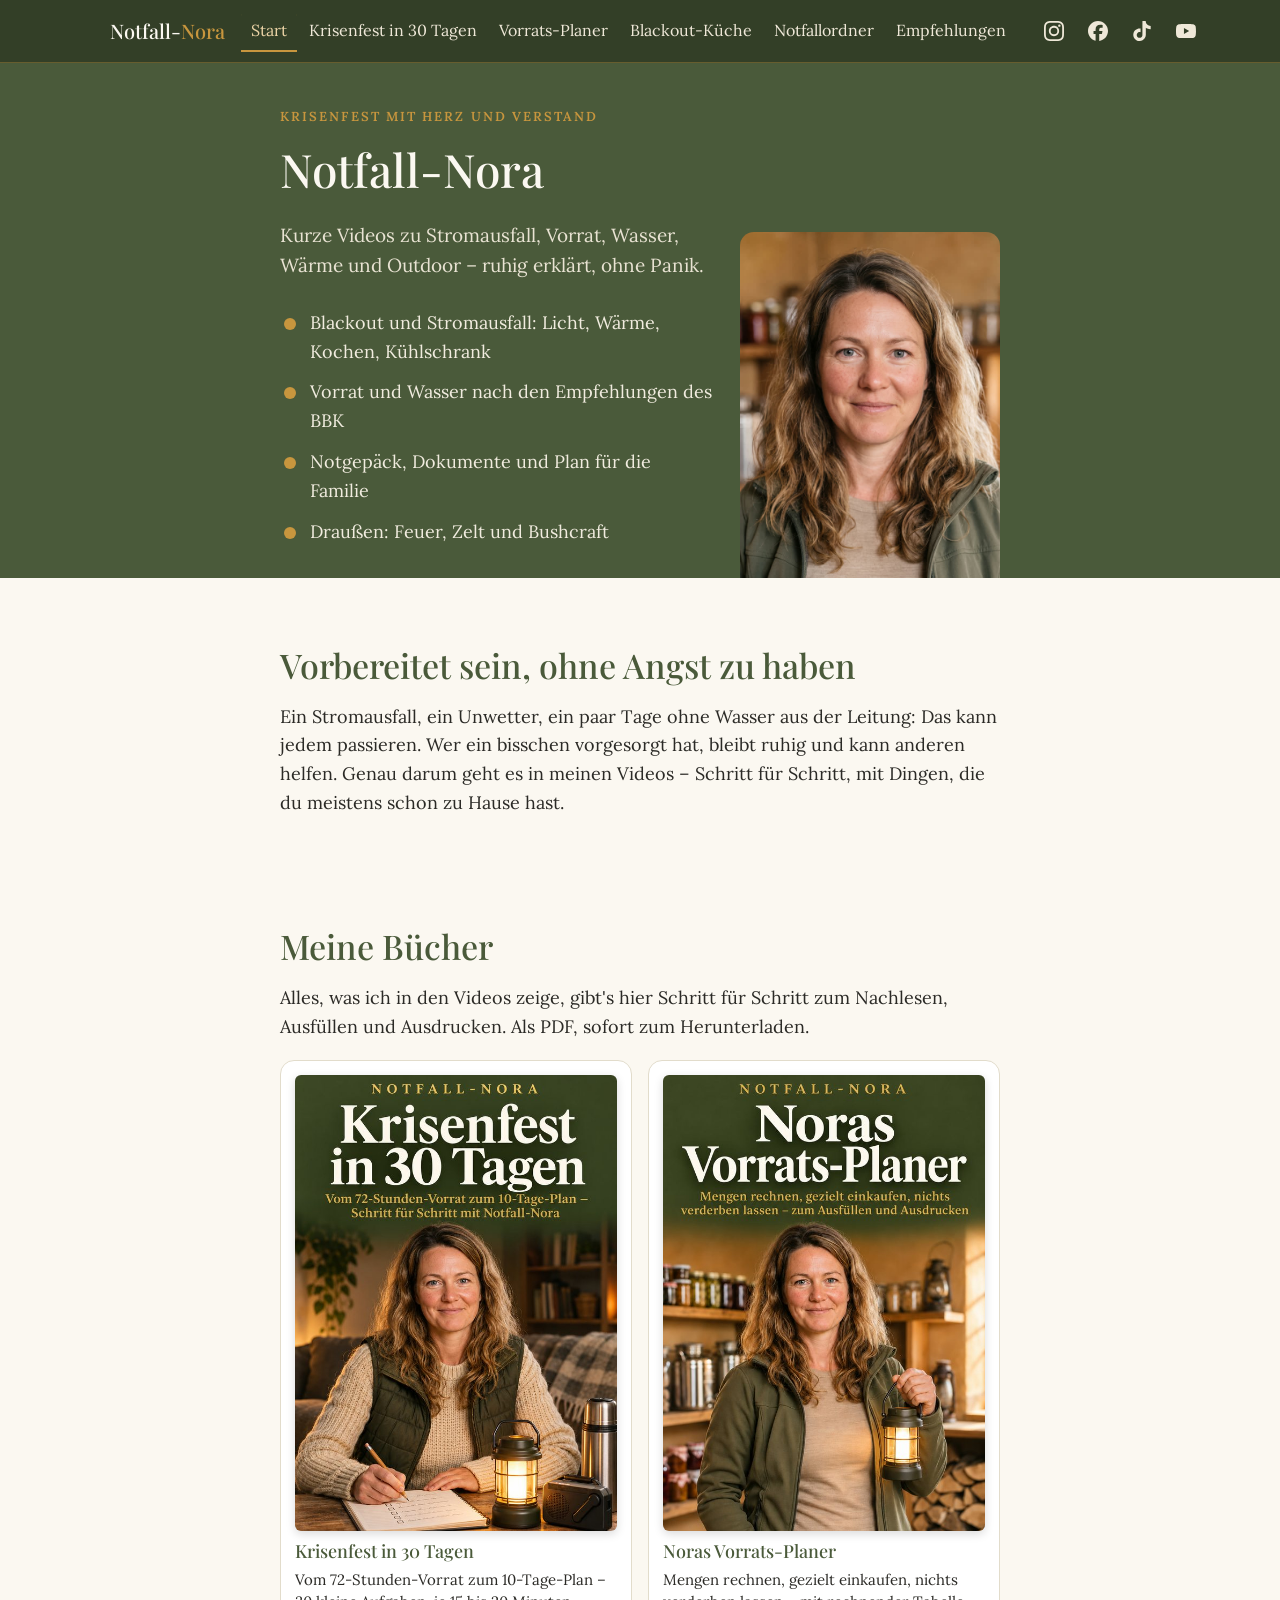
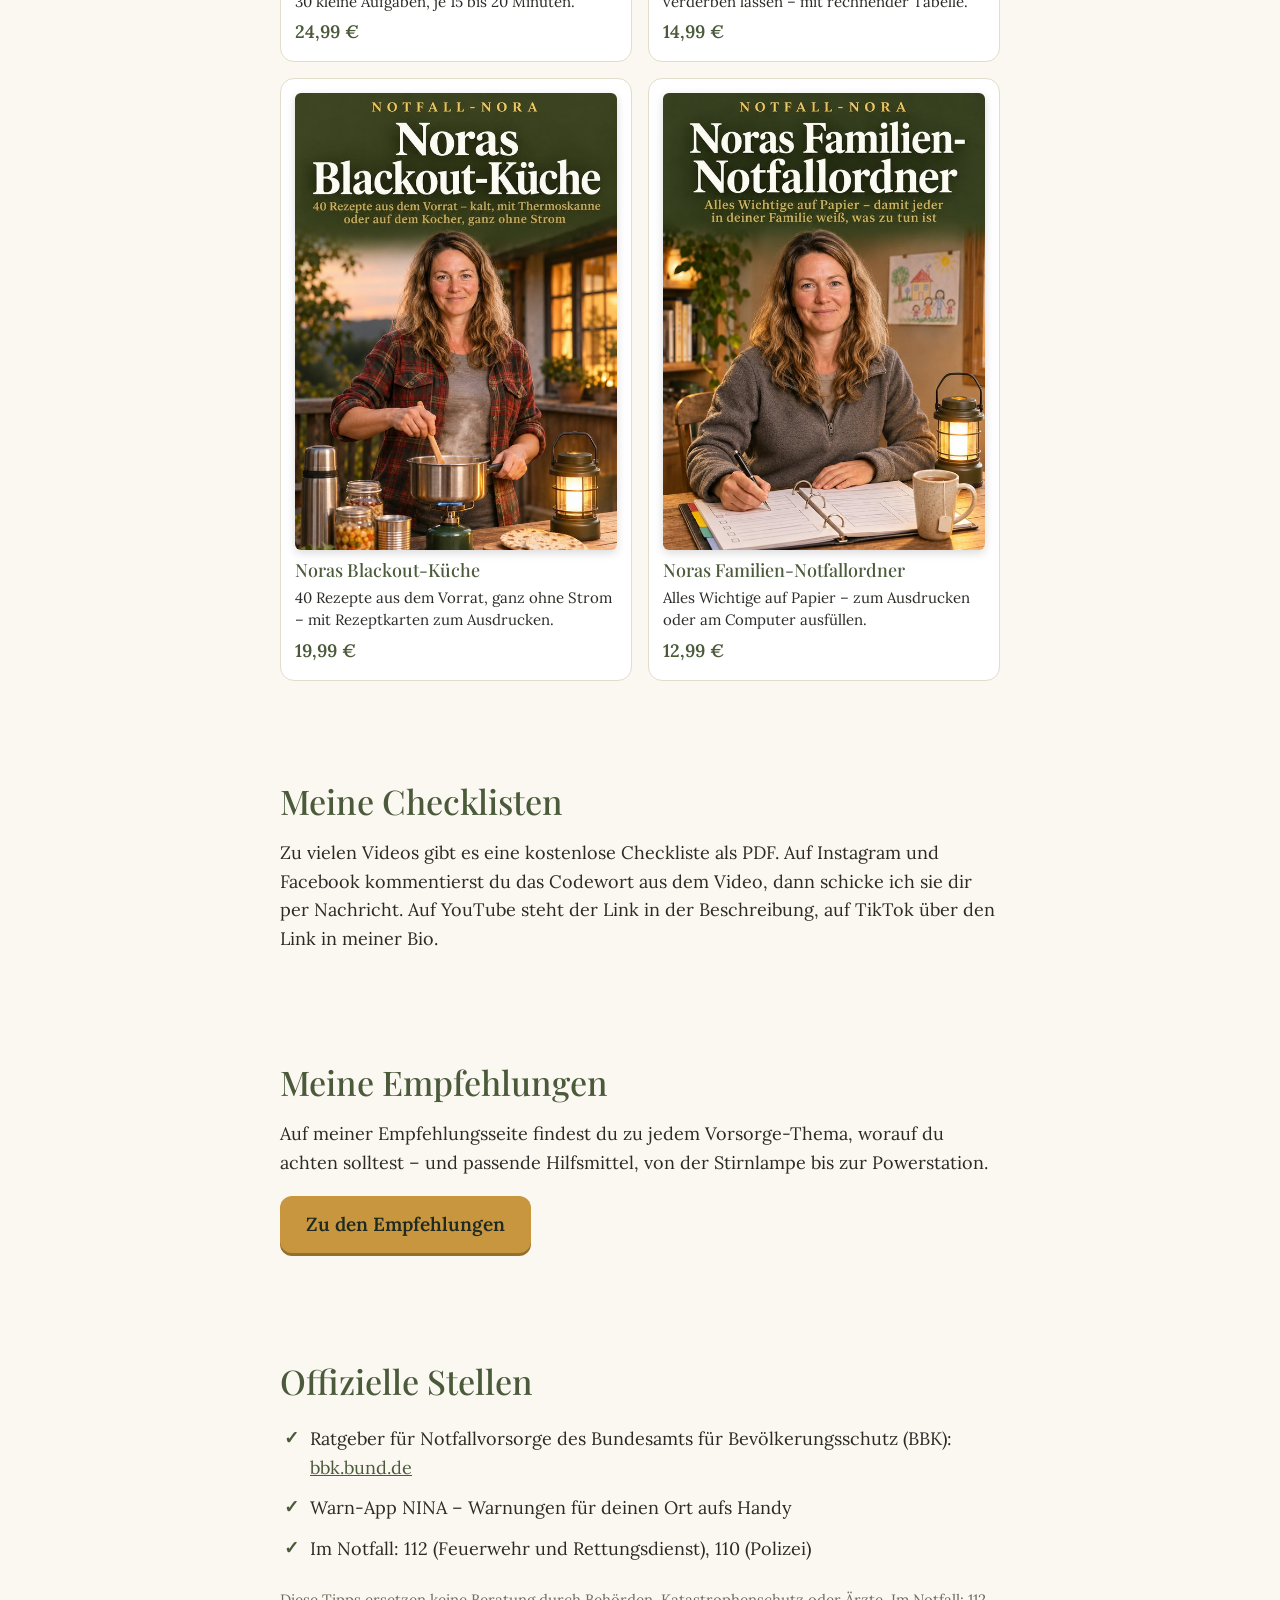
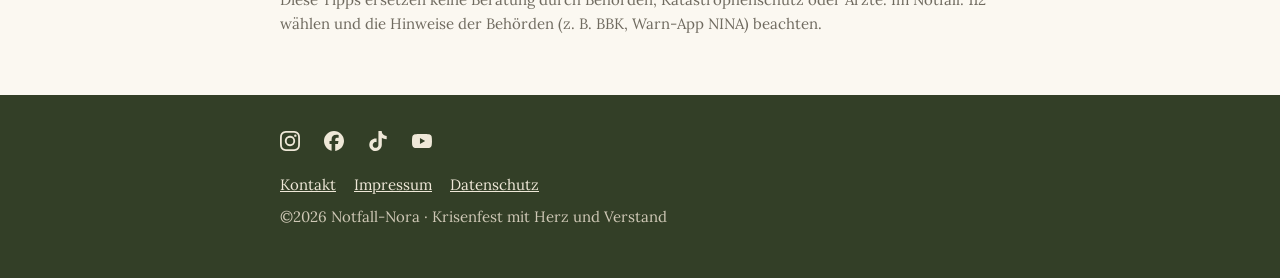
<file: index.html>
<!doctype html>
<html lang="de">
<head>
<meta charset="utf-8">
<meta name="viewport" content="width=device-width, initial-scale=1">

<title>Notfall-Nora – Krisenfest mit Herz und Verstand</title>
<meta name="description" content="Notfall-Nora: kurze Videos zu Stromausfall, Vorrat, Wasser, Wärme und Outdoor – ruhig erklärt, ohne Panik.">
<link rel="stylesheet" href="stil.css">
</head>
<body>
<!-- MENUE:START -->
<header class="leiste">
  <div class="leiste-innen">
    <a class="logo" href="index.html">Notfall-<span>Nora</span></a>
    <button class="menue-knopf" type="button" aria-expanded="false" aria-controls="hauptmenue"><svg viewBox="0 0 24 24" aria-hidden="true"><path class="auf" d="M3 6h18M3 12h18M3 18h18" stroke="currentColor" stroke-width="2" stroke-linecap="round"/><path class="zu" d="M6 6l12 12M18 6L6 18" stroke="currentColor" stroke-width="2" stroke-linecap="round"/></svg><span>Menü</span></button>
    <nav class="menue" id="hauptmenue" aria-label="Hauptmenü">
      <ul class="menue-liste"><li><a href="index.html" aria-current="page">Start</a></li><li><a href="krisenfest.html">Krisenfest in 30 Tagen</a></li><li><a href="vorrats-planer.html">Vorrats-Planer</a></li><li><a href="blackout-kueche.html">Blackout-Küche</a></li><li><a href="notfallordner.html">Notfallordner</a></li><li><a href="empfehlungen.html">Empfehlungen</a></li></ul>
      <ul class="sozial"><li><a href="https://www.instagram.com/notfallnora/" target="_blank" rel="noopener" aria-label="Notfall-Nora auf Instagram" title="Instagram"><svg viewBox="0 0 24 24" aria-hidden="true" focusable="false"><path d="M7.0301.084c-1.2768.0602-2.1487.264-2.911.5634-.7888.3075-1.4575.72-2.1228 1.3877-.6652.6677-1.075 1.3368-1.3802 2.127-.2954.7638-.4956 1.6365-.552 2.914-.0564 1.2775-.0689 1.6882-.0626 4.947.0062 3.2586.0206 3.6671.0825 4.9473.061 1.2765.264 2.1482.5635 2.9107.308.7889.72 1.4573 1.388 2.1228.6679.6655 1.3365 1.0743 2.1285 1.38.7632.295 1.6361.4961 2.9134.552 1.2773.056 1.6884.069 4.9462.0627 3.2578-.0062 3.668-.0207 4.9478-.0814 1.28-.0607 2.147-.2652 2.9098-.5633.7889-.3086 1.4578-.72 2.1228-1.3881.665-.6682 1.0745-1.3378 1.3795-2.1284.2957-.7632.4966-1.636.552-2.9124.056-1.2809.0692-1.6898.063-4.948-.0063-3.2583-.021-3.6668-.0817-4.9465-.0607-1.2797-.264-2.1487-.5633-2.9117-.3084-.7889-.72-1.4568-1.3876-2.1228C21.2982 1.33 20.628.9208 19.8378.6165 19.074.321 18.2017.1197 16.9244.0645 15.6471.0093 15.236-.005 11.977.0014 8.718.0076 8.31.0215 7.0301.0839m.1402 21.6932c-1.17-.0509-1.8053-.2453-2.2287-.408-.5606-.216-.96-.4771-1.3819-.895-.422-.4178-.6811-.8186-.9-1.378-.1644-.4234-.3624-1.058-.4171-2.228-.0595-1.2645-.072-1.6442-.079-4.848-.007-3.2037.0053-3.583.0607-4.848.05-1.169.2456-1.805.408-2.2282.216-.5613.4762-.96.895-1.3816.4188-.4217.8184-.6814 1.3783-.9003.423-.1651 1.0575-.3614 2.227-.4171 1.2655-.06 1.6447-.072 4.848-.079 3.2033-.007 3.5835.005 4.8495.0608 1.169.0508 1.8053.2445 2.228.408.5608.216.96.4754 1.3816.895.4217.4194.6816.8176.9005 1.3787.1653.4217.3617 1.056.4169 2.2263.0602 1.2655.0739 1.645.0796 4.848.0058 3.203-.0055 3.5834-.061 4.848-.051 1.17-.245 1.8055-.408 2.2294-.216.5604-.4763.96-.8954 1.3814-.419.4215-.8181.6811-1.3783.9-.4224.1649-1.0577.3617-2.2262.4174-1.2656.0595-1.6448.072-4.8493.079-3.2045.007-3.5825-.006-4.848-.0608M16.953 5.5864A1.44 1.44 0 1 0 18.39 4.144a1.44 1.44 0 0 0-1.437 1.4424M5.8385 12.012c.0067 3.4032 2.7706 6.1557 6.173 6.1493 3.4026-.0065 6.157-2.7701 6.1506-6.1733-.0065-3.4032-2.771-6.1565-6.174-6.1498-3.403.0067-6.156 2.771-6.1496 6.1738M8 12.0077a4 4 0 1 1 4.008 3.9921A3.9996 3.9996 0 0 1 8 12.0077"/></svg></a></li><li><a href="https://www.facebook.com/notfallnora" target="_blank" rel="noopener" aria-label="Notfall-Nora auf Facebook" title="Facebook"><svg viewBox="0 0 24 24" aria-hidden="true" focusable="false"><path d="M9.101 23.691v-7.98H6.627v-3.667h2.474v-1.58c0-4.085 1.848-5.978 5.858-5.978.401 0 .955.042 1.468.103a8.68 8.68 0 0 1 1.141.195v3.325a8.623 8.623 0 0 0-.653-.036 26.805 26.805 0 0 0-.733-.009c-.707 0-1.259.096-1.675.309a1.686 1.686 0 0 0-.679.622c-.258.42-.374.995-.374 1.752v1.297h3.919l-.386 2.103-.287 1.564h-3.246v8.245C19.396 23.238 24 18.179 24 12.044c0-6.627-5.373-12-12-12s-12 5.373-12 12c0 5.628 3.874 10.35 9.101 11.647Z"/></svg></a></li><li><a href="https://www.tiktok.com/@notfallnora" target="_blank" rel="noopener" aria-label="Notfall-Nora auf TikTok" title="TikTok"><svg viewBox="0 0 24 24" aria-hidden="true" focusable="false"><path d="M12.525.02c1.31-.02 2.61-.01 3.91-.02.08 1.53.63 3.09 1.75 4.17 1.12 1.11 2.7 1.62 4.24 1.79v4.03c-1.44-.05-2.89-.35-4.2-.97-.57-.26-1.1-.59-1.62-.93-.01 2.92.01 5.84-.02 8.75-.08 1.4-.54 2.79-1.35 3.94-1.31 1.92-3.58 3.17-5.91 3.21-1.43.08-2.86-.31-4.08-1.03-2.02-1.19-3.44-3.37-3.65-5.71-.02-.5-.03-1-.01-1.49.18-1.9 1.12-3.72 2.58-4.96 1.66-1.44 3.98-2.13 6.15-1.72.02 1.48-.04 2.96-.04 4.44-.99-.32-2.15-.23-3.02.37-.63.41-1.11 1.04-1.36 1.75-.21.51-.15 1.07-.14 1.61.24 1.64 1.82 3.02 3.5 2.87 1.12-.01 2.19-.66 2.77-1.61.19-.33.4-.67.41-1.06.1-1.79.06-3.57.07-5.36.01-4.03-.01-8.05.02-12.07z"/></svg></a></li><li><a href="https://www.youtube.com/@notfallnora" target="_blank" rel="noopener" aria-label="Notfall-Nora auf YouTube" title="YouTube"><svg viewBox="0 0 24 24" aria-hidden="true" focusable="false"><path d="M23.498 6.186a3.016 3.016 0 0 0-2.122-2.136C19.505 3.545 12 3.545 12 3.545s-7.505 0-9.377.505A3.017 3.017 0 0 0 .502 6.186C0 8.07 0 12 0 12s0 3.93.502 5.814a3.016 3.016 0 0 0 2.122 2.136c1.871.505 9.376.505 9.376.505s7.505 0 9.377-.505a3.015 3.015 0 0 0 2.122-2.136C24 15.93 24 12 24 12s0-3.93-.502-5.814zM9.545 15.568V8.432L15.818 12l-6.273 3.568z"/></svg></a></li></ul>
    </nav>
  </div>
</header>
<script>
(function(){var d=document.documentElement;d.className+=' js';var l=document.querySelector('.leiste'),b=l.querySelector('.menue-knopf');
function zu(){l.classList.remove('offen');b.setAttribute('aria-expanded','false');}
b.addEventListener('click',function(){var o=l.classList.toggle('offen');b.setAttribute('aria-expanded',o?'true':'false');});
document.addEventListener('keydown',function(e){if(e.key==='Escape'&&l.classList.contains('offen')){zu();b.focus();}});
l.querySelectorAll('.menue a').forEach(function(a){a.addEventListener('click',zu);});})();
</script>
<!-- MENUE:END -->
<header class="kopf">
  <div class="huelle start">
    <div>
      <p class="marke">Krisenfest mit Herz und Verstand</p>
      <h1>Notfall-Nora</h1>
      <p class="unter">Kurze Videos zu Stromausfall, Vorrat, Wasser, Wärme und Outdoor – ruhig erklärt, ohne Panik.</p>
      <ul>
        <li>Blackout und Stromausfall: Licht, Wärme, Kochen, Kühlschrank</li>
        <li>Vorrat und Wasser nach den Empfehlungen des BBK</li>
        <li>Notgepäck, Dokumente und Plan für die Familie</li>
        <li>Draußen: Feuer, Zelt und Bushcraft</li>
      </ul>
    </div>
    <img class="portrait" src="nora.jpg" alt="Nora, Moderatorin des Kanals Notfall-Nora" width="640" height="853">
  </div>
</header>
<main class="huelle">
  <section class="einstieg">
    <h2>Vorbereitet sein, ohne Angst zu haben</h2>
    <p>Ein Stromausfall, ein Unwetter, ein paar Tage ohne Wasser aus der Leitung: Das kann jedem passieren. Wer ein bisschen vorgesorgt hat, bleibt ruhig und kann anderen helfen. Genau darum geht es in meinen Videos – Schritt für Schritt, mit Dingen, die du meistens schon zu Hause hast.</p>
  </section>
  <section id="buecher">
    <h2>Meine Bücher</h2>
    <p>Alles, was ich in den Videos zeige, gibt's hier Schritt für Schritt zum Nachlesen, Ausfüllen und Ausdrucken. Als PDF, sofort zum Herunterladen.</p>
    <div class="buecher">
      <a class="buch" href="krisenfest.html"><img src="krisenfest-cover.jpg" width="600" height="851" alt="Cover von „Krisenfest in 30 Tagen“"><strong>Krisenfest in 30 Tagen</strong><span>Vom 72-Stunden-Vorrat zum 10-Tage-Plan – 30 kleine Aufgaben, je 15 bis 20 Minuten.</span><em>24,99 €</em></a>
      <a class="buch" href="vorrats-planer.html"><img src="vorrats-planer-cover.jpg" width="600" height="851" alt="Cover von „Noras Vorrats-Planer“"><strong>Noras Vorrats-Planer</strong><span>Mengen rechnen, gezielt einkaufen, nichts verderben lassen – mit rechnender Tabelle.</span><em>14,99 €</em></a>
      <a class="buch" href="blackout-kueche.html"><img src="blackout-kueche-cover.jpg" width="600" height="851" alt="Cover von „Noras Blackout-Küche“"><strong>Noras Blackout-Küche</strong><span>40 Rezepte aus dem Vorrat, ganz ohne Strom – mit Rezeptkarten zum Ausdrucken.</span><em>19,99 €</em></a>
      <a class="buch" href="notfallordner.html"><img src="notfallordner-cover.jpg" width="600" height="851" alt="Cover von „Noras Familien-Notfallordner“"><strong>Noras Familien-Notfallordner</strong><span>Alles Wichtige auf Papier – zum Ausdrucken oder am Computer ausfüllen.</span><em>12,99 €</em></a>
    </div>
  </section>
  <section>
    <h2>Meine Checklisten</h2>
    <p>Zu vielen Videos gibt es eine kostenlose Checkliste als PDF. Auf Instagram und Facebook kommentierst du das Codewort aus dem Video, dann schicke ich sie dir per Nachricht. Auf YouTube steht der Link in der Beschreibung, auf TikTok über den Link in meiner Bio.</p>
  </section>
  <section>
    <h2>Meine Empfehlungen</h2>
    <p>Auf meiner Empfehlungsseite findest du zu jedem Vorsorge-Thema, worauf du achten solltest – und passende Hilfsmittel, von der Stirnlampe bis zur Powerstation.</p>
    <p><a class="knopf" href="empfehlungen.html">Zu den Empfehlungen</a></p>
  </section>
  <section>
    <h2>Offizielle Stellen</h2>
    <ul class="punkte">
      <li>Ratgeber für Notfallvorsorge des Bundesamts für Bevölkerungsschutz (BBK): <a href="https://www.bbk.bund.de/" rel="noopener">bbk.bund.de</a></li>
      <li>Warn-App NINA – Warnungen für deinen Ort aufs Handy</li>
      <li>Im Notfall: 112 (Feuerwehr und Rettungsdienst), 110 (Polizei)</li>
    </ul>
    <p class="hinweis">Diese Tipps ersetzen keine Beratung durch Behörden, Katastrophenschutz oder Ärzte. Im Notfall: 112 wählen und die Hinweise der Behörden (z. B. BBK, Warn-App NINA) beachten.</p>
  </section>
</main>
<footer class="fuss">
  <div class="huelle">
    <ul class="sozial"><li><a href="https://www.instagram.com/notfallnora/" target="_blank" rel="noopener" aria-label="Notfall-Nora auf Instagram" title="Instagram"><svg viewBox="0 0 24 24" aria-hidden="true" focusable="false"><path d="M7.0301.084c-1.2768.0602-2.1487.264-2.911.5634-.7888.3075-1.4575.72-2.1228 1.3877-.6652.6677-1.075 1.3368-1.3802 2.127-.2954.7638-.4956 1.6365-.552 2.914-.0564 1.2775-.0689 1.6882-.0626 4.947.0062 3.2586.0206 3.6671.0825 4.9473.061 1.2765.264 2.1482.5635 2.9107.308.7889.72 1.4573 1.388 2.1228.6679.6655 1.3365 1.0743 2.1285 1.38.7632.295 1.6361.4961 2.9134.552 1.2773.056 1.6884.069 4.9462.0627 3.2578-.0062 3.668-.0207 4.9478-.0814 1.28-.0607 2.147-.2652 2.9098-.5633.7889-.3086 1.4578-.72 2.1228-1.3881.665-.6682 1.0745-1.3378 1.3795-2.1284.2957-.7632.4966-1.636.552-2.9124.056-1.2809.0692-1.6898.063-4.948-.0063-3.2583-.021-3.6668-.0817-4.9465-.0607-1.2797-.264-2.1487-.5633-2.9117-.3084-.7889-.72-1.4568-1.3876-2.1228C21.2982 1.33 20.628.9208 19.8378.6165 19.074.321 18.2017.1197 16.9244.0645 15.6471.0093 15.236-.005 11.977.0014 8.718.0076 8.31.0215 7.0301.0839m.1402 21.6932c-1.17-.0509-1.8053-.2453-2.2287-.408-.5606-.216-.96-.4771-1.3819-.895-.422-.4178-.6811-.8186-.9-1.378-.1644-.4234-.3624-1.058-.4171-2.228-.0595-1.2645-.072-1.6442-.079-4.848-.007-3.2037.0053-3.583.0607-4.848.05-1.169.2456-1.805.408-2.2282.216-.5613.4762-.96.895-1.3816.4188-.4217.8184-.6814 1.3783-.9003.423-.1651 1.0575-.3614 2.227-.4171 1.2655-.06 1.6447-.072 4.848-.079 3.2033-.007 3.5835.005 4.8495.0608 1.169.0508 1.8053.2445 2.228.408.5608.216.96.4754 1.3816.895.4217.4194.6816.8176.9005 1.3787.1653.4217.3617 1.056.4169 2.2263.0602 1.2655.0739 1.645.0796 4.848.0058 3.203-.0055 3.5834-.061 4.848-.051 1.17-.245 1.8055-.408 2.2294-.216.5604-.4763.96-.8954 1.3814-.419.4215-.8181.6811-1.3783.9-.4224.1649-1.0577.3617-2.2262.4174-1.2656.0595-1.6448.072-4.8493.079-3.2045.007-3.5825-.006-4.848-.0608M16.953 5.5864A1.44 1.44 0 1 0 18.39 4.144a1.44 1.44 0 0 0-1.437 1.4424M5.8385 12.012c.0067 3.4032 2.7706 6.1557 6.173 6.1493 3.4026-.0065 6.157-2.7701 6.1506-6.1733-.0065-3.4032-2.771-6.1565-6.174-6.1498-3.403.0067-6.156 2.771-6.1496 6.1738M8 12.0077a4 4 0 1 1 4.008 3.9921A3.9996 3.9996 0 0 1 8 12.0077"/></svg></a></li><li><a href="https://www.facebook.com/notfallnora" target="_blank" rel="noopener" aria-label="Notfall-Nora auf Facebook" title="Facebook"><svg viewBox="0 0 24 24" aria-hidden="true" focusable="false"><path d="M9.101 23.691v-7.98H6.627v-3.667h2.474v-1.58c0-4.085 1.848-5.978 5.858-5.978.401 0 .955.042 1.468.103a8.68 8.68 0 0 1 1.141.195v3.325a8.623 8.623 0 0 0-.653-.036 26.805 26.805 0 0 0-.733-.009c-.707 0-1.259.096-1.675.309a1.686 1.686 0 0 0-.679.622c-.258.42-.374.995-.374 1.752v1.297h3.919l-.386 2.103-.287 1.564h-3.246v8.245C19.396 23.238 24 18.179 24 12.044c0-6.627-5.373-12-12-12s-12 5.373-12 12c0 5.628 3.874 10.35 9.101 11.647Z"/></svg></a></li><li><a href="https://www.tiktok.com/@notfallnora" target="_blank" rel="noopener" aria-label="Notfall-Nora auf TikTok" title="TikTok"><svg viewBox="0 0 24 24" aria-hidden="true" focusable="false"><path d="M12.525.02c1.31-.02 2.61-.01 3.91-.02.08 1.53.63 3.09 1.75 4.17 1.12 1.11 2.7 1.62 4.24 1.79v4.03c-1.44-.05-2.89-.35-4.2-.97-.57-.26-1.1-.59-1.62-.93-.01 2.92.01 5.84-.02 8.75-.08 1.4-.54 2.79-1.35 3.94-1.31 1.92-3.58 3.17-5.91 3.21-1.43.08-2.86-.31-4.08-1.03-2.02-1.19-3.44-3.37-3.65-5.71-.02-.5-.03-1-.01-1.49.18-1.9 1.12-3.72 2.58-4.96 1.66-1.44 3.98-2.13 6.15-1.72.02 1.48-.04 2.96-.04 4.44-.99-.32-2.15-.23-3.02.37-.63.41-1.11 1.04-1.36 1.75-.21.51-.15 1.07-.14 1.61.24 1.64 1.82 3.02 3.5 2.87 1.12-.01 2.19-.66 2.77-1.61.19-.33.4-.67.41-1.06.1-1.79.06-3.57.07-5.36.01-4.03-.01-8.05.02-12.07z"/></svg></a></li><li><a href="https://www.youtube.com/@notfallnora" target="_blank" rel="noopener" aria-label="Notfall-Nora auf YouTube" title="YouTube"><svg viewBox="0 0 24 24" aria-hidden="true" focusable="false"><path d="M23.498 6.186a3.016 3.016 0 0 0-2.122-2.136C19.505 3.545 12 3.545 12 3.545s-7.505 0-9.377.505A3.017 3.017 0 0 0 .502 6.186C0 8.07 0 12 0 12s0 3.93.502 5.814a3.016 3.016 0 0 0 2.122 2.136c1.871.505 9.376.505 9.376.505s7.505 0 9.377-.505a3.015 3.015 0 0 0 2.122-2.136C24 15.93 24 12 24 12s0-3.93-.502-5.814zM9.545 15.568V8.432L15.818 12l-6.273 3.568z"/></svg></a></li></ul>
    <nav aria-label="Rechtliches"><a href="kontakt.html">Kontakt</a><a href="impressum.html">Impressum</a><a href="datenschutz.html">Datenschutz</a></nav>
    <p>©2026 Notfall-Nora · Krisenfest mit Herz und Verstand</p>
  </div>
</footer>
</body>
</html>
</file>
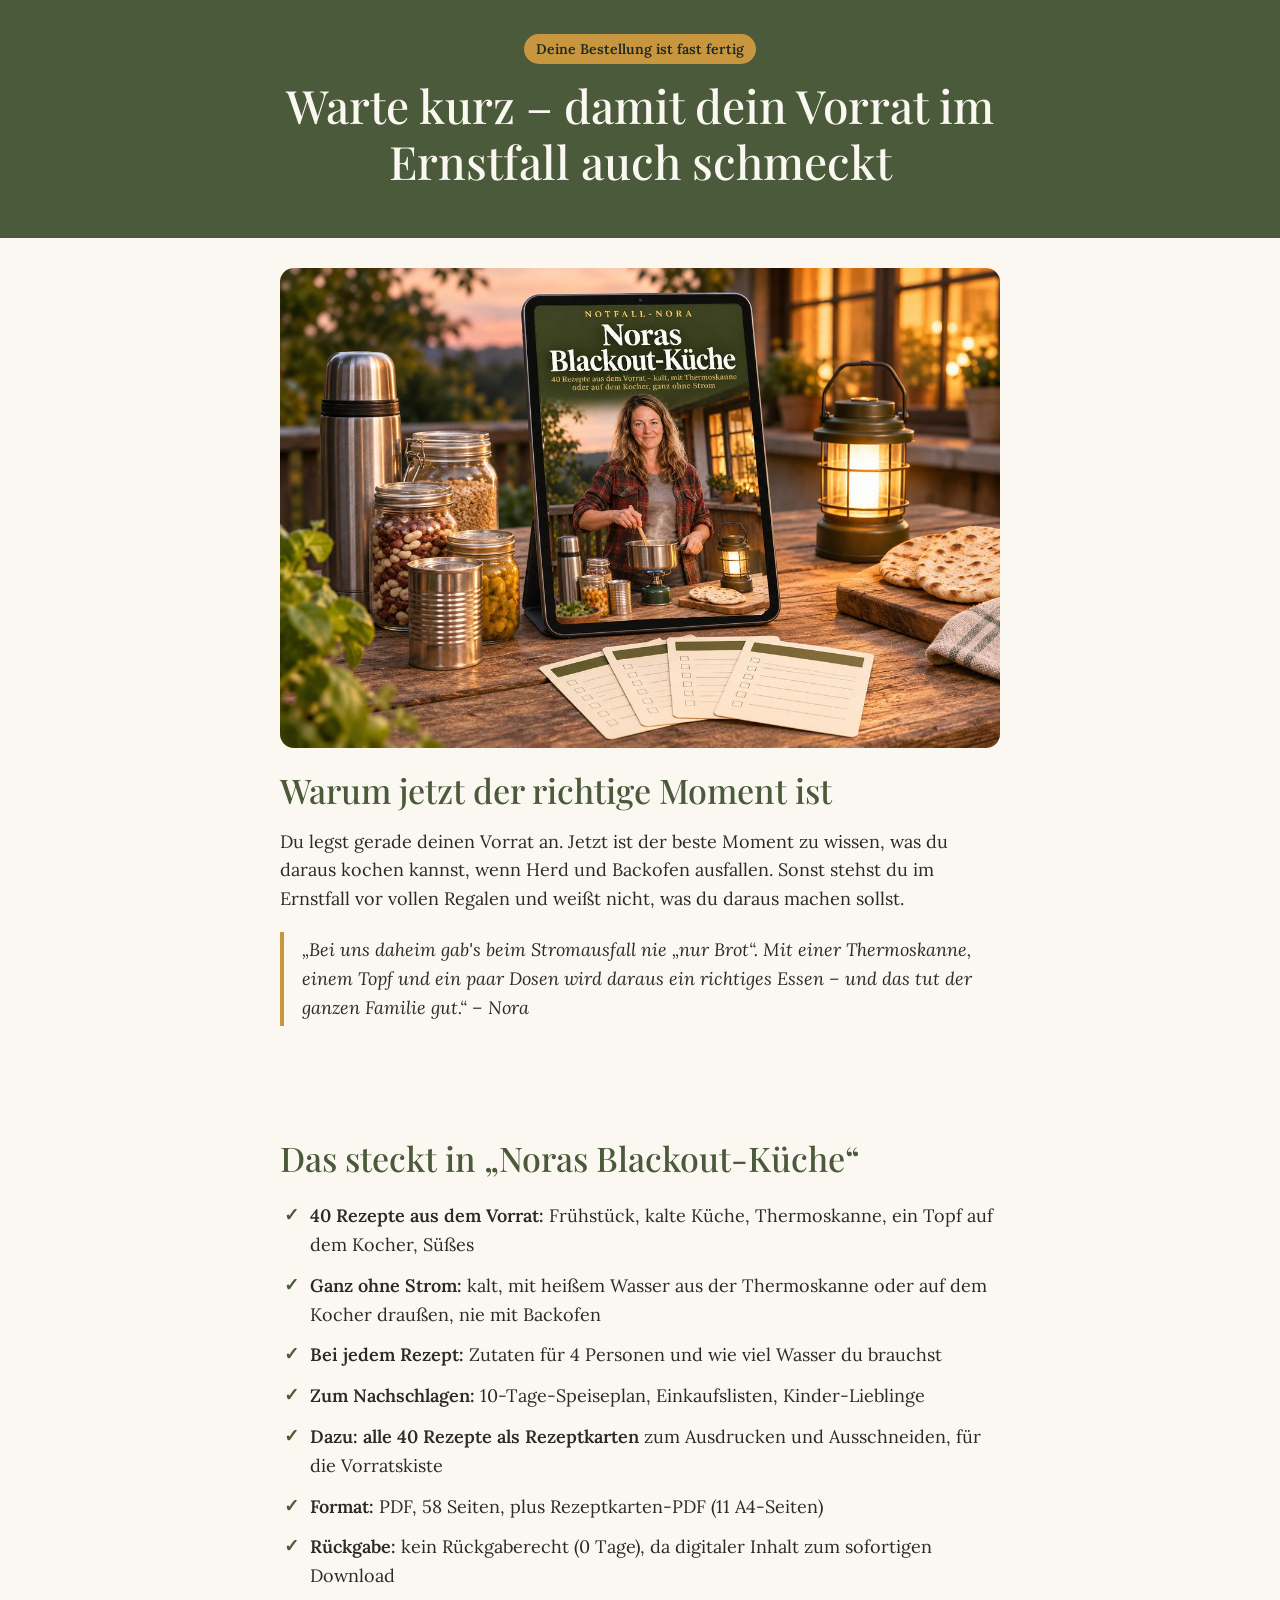
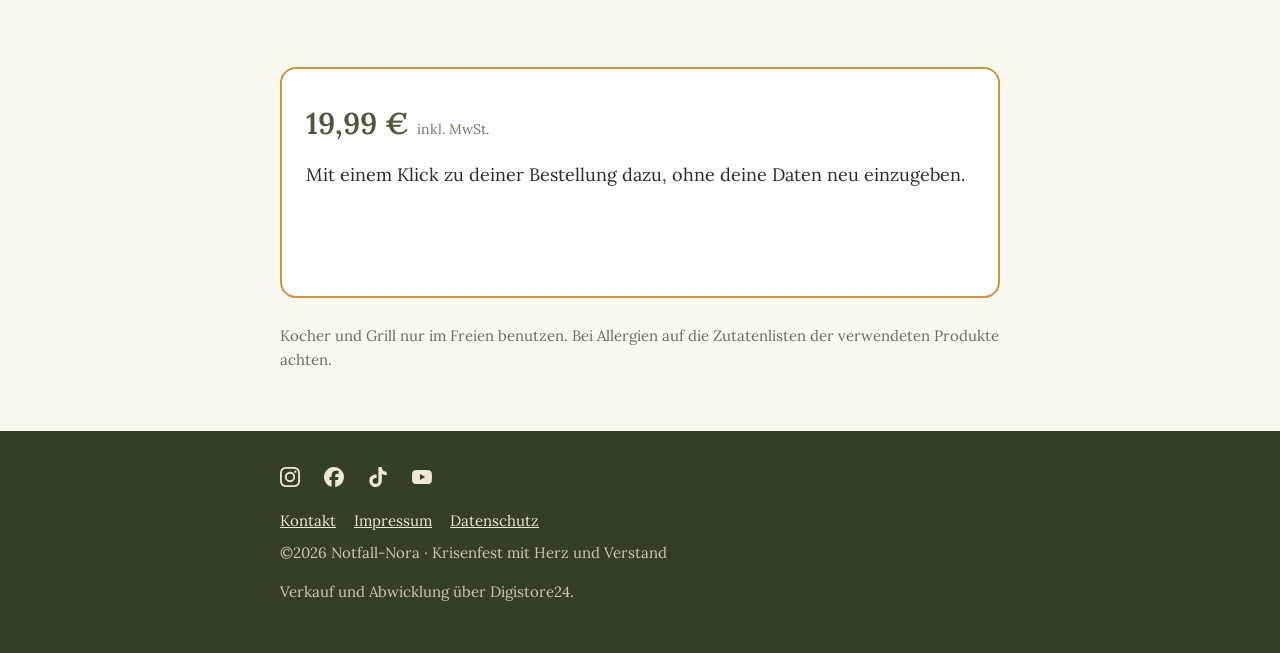
<file: blackout-kueche-angebot.html>
<!doctype html>
<html lang="de">
<head>
<meta charset="utf-8">
<meta name="viewport" content="width=device-width, initial-scale=1">
<meta name="robots" content="noindex">
<title>Noras Blackout-Küche – Angebot nach deinem Kauf</title>
<meta name="description" content="Angebot nach deinem Kauf.">
<link rel="stylesheet" href="stil.css">
<script src="https://www.digistore24-scripts.com/service/digistore.js"></script><script>digistoreUpsell()</script>
<script type="text/javascript">
digistorePromocode( { "product_id": 771927, "adjust_all_urls": true, "adjust_domain": true } );
</script>
</head>
<body>

<header class="upsell-kopf">
  <div class="huelle">
    <span class="schritt">Deine Bestellung ist fast fertig</span>
    <h1>Warte kurz – damit dein Vorrat im Ernstfall auch schmeckt</h1>
  </div>
</header>

<main class="huelle">
<section>
  <img src="blackout-kueche-tablet.jpg" width="1200" height="800" alt="Tablet mit dem Cover von „Noras Blackout-Küche“ auf einem Holztisch draußen, davor Rezeptkarten, daneben Thermoskanne, Vorratsgläser und eine Laterne" style="border-radius:14px;margin:18px 0 22px">
  <h2 style="margin-top:0">Warum jetzt der richtige Moment ist</h2>
  <p>Du legst gerade deinen Vorrat an. Jetzt ist der beste Moment zu wissen, was du daraus kochen kannst, wenn Herd und Backofen ausfallen. Sonst stehst du im Ernstfall vor vollen Regalen und weißt nicht, was du daraus machen sollst.</p>
  <p class="zitat">„Bei uns daheim gab&#x27;s beim Stromausfall nie „nur Brot“. Mit einer Thermoskanne, einem Topf und ein paar Dosen wird daraus ein richtiges Essen – und das tut der ganzen Familie gut.“ – Nora</p>
</section>
<section>
  <h2>Das steckt in „Noras Blackout-Küche“</h2>
  <ul class='punkte'><li><strong>40 Rezepte aus dem Vorrat:</strong> Frühstück, kalte Küche, Thermoskanne, ein Topf auf dem Kocher, Süßes</li><li><strong>Ganz ohne Strom:</strong> kalt, mit heißem Wasser aus der Thermoskanne oder auf dem Kocher draußen, nie mit Backofen</li><li><strong>Bei jedem Rezept:</strong> Zutaten für 4 Personen und wie viel Wasser du brauchst</li><li><strong>Zum Nachschlagen:</strong> 10-Tage-Speiseplan, Einkaufslisten, Kinder-Lieblinge</li><li><strong>Dazu: alle 40 Rezepte als Rezeptkarten</strong> zum Ausdrucken und Ausschneiden, für die Vorratskiste</li><li><strong>Format:</strong> PDF, 58 Seiten, plus Rezeptkarten-PDF (11 A4-Seiten)</li><li><strong>Rückgabe:</strong> kein Rückgaberecht (0 Tage), da digitaler Inhalt zum sofortigen Download</li></ul>
</section>
<section>
  <div class="angebot">
    <span class="preis">19,99 € <small>inkl. MwSt.</small></span>
    <p>Mit einem Klick zu deiner Bestellung dazu, ohne deine Daten neu einzugeben.</p>
    <!-- Upsell-kaufen-Button von Digistore24 (Conversion Cockpit des Hauptprodukts „Krisenfest in 30 Tagen“) -->
    <div class="upsell-knopf"><digistore-upsell-button template="light"></digistore-upsell-button></div>
  </div>
  <p class="hinweis">Kocher und Grill nur im Freien benutzen. Bei Allergien auf die Zutatenlisten der verwendeten Produkte achten.</p>
</section>
</main>
<footer class="fuss">
  <div class="huelle">
    <ul class="sozial"><li><a href="https://www.instagram.com/notfallnora/" target="_blank" rel="noopener" aria-label="Notfall-Nora auf Instagram" title="Instagram"><svg viewBox="0 0 24 24" aria-hidden="true" focusable="false"><path d="M7.0301.084c-1.2768.0602-2.1487.264-2.911.5634-.7888.3075-1.4575.72-2.1228 1.3877-.6652.6677-1.075 1.3368-1.3802 2.127-.2954.7638-.4956 1.6365-.552 2.914-.0564 1.2775-.0689 1.6882-.0626 4.947.0062 3.2586.0206 3.6671.0825 4.9473.061 1.2765.264 2.1482.5635 2.9107.308.7889.72 1.4573 1.388 2.1228.6679.6655 1.3365 1.0743 2.1285 1.38.7632.295 1.6361.4961 2.9134.552 1.2773.056 1.6884.069 4.9462.0627 3.2578-.0062 3.668-.0207 4.9478-.0814 1.28-.0607 2.147-.2652 2.9098-.5633.7889-.3086 1.4578-.72 2.1228-1.3881.665-.6682 1.0745-1.3378 1.3795-2.1284.2957-.7632.4966-1.636.552-2.9124.056-1.2809.0692-1.6898.063-4.948-.0063-3.2583-.021-3.6668-.0817-4.9465-.0607-1.2797-.264-2.1487-.5633-2.9117-.3084-.7889-.72-1.4568-1.3876-2.1228C21.2982 1.33 20.628.9208 19.8378.6165 19.074.321 18.2017.1197 16.9244.0645 15.6471.0093 15.236-.005 11.977.0014 8.718.0076 8.31.0215 7.0301.0839m.1402 21.6932c-1.17-.0509-1.8053-.2453-2.2287-.408-.5606-.216-.96-.4771-1.3819-.895-.422-.4178-.6811-.8186-.9-1.378-.1644-.4234-.3624-1.058-.4171-2.228-.0595-1.2645-.072-1.6442-.079-4.848-.007-3.2037.0053-3.583.0607-4.848.05-1.169.2456-1.805.408-2.2282.216-.5613.4762-.96.895-1.3816.4188-.4217.8184-.6814 1.3783-.9003.423-.1651 1.0575-.3614 2.227-.4171 1.2655-.06 1.6447-.072 4.848-.079 3.2033-.007 3.5835.005 4.8495.0608 1.169.0508 1.8053.2445 2.228.408.5608.216.96.4754 1.3816.895.4217.4194.6816.8176.9005 1.3787.1653.4217.3617 1.056.4169 2.2263.0602 1.2655.0739 1.645.0796 4.848.0058 3.203-.0055 3.5834-.061 4.848-.051 1.17-.245 1.8055-.408 2.2294-.216.5604-.4763.96-.8954 1.3814-.419.4215-.8181.6811-1.3783.9-.4224.1649-1.0577.3617-2.2262.4174-1.2656.0595-1.6448.072-4.8493.079-3.2045.007-3.5825-.006-4.848-.0608M16.953 5.5864A1.44 1.44 0 1 0 18.39 4.144a1.44 1.44 0 0 0-1.437 1.4424M5.8385 12.012c.0067 3.4032 2.7706 6.1557 6.173 6.1493 3.4026-.0065 6.157-2.7701 6.1506-6.1733-.0065-3.4032-2.771-6.1565-6.174-6.1498-3.403.0067-6.156 2.771-6.1496 6.1738M8 12.0077a4 4 0 1 1 4.008 3.9921A3.9996 3.9996 0 0 1 8 12.0077"/></svg></a></li><li><a href="https://www.facebook.com/notfallnora" target="_blank" rel="noopener" aria-label="Notfall-Nora auf Facebook" title="Facebook"><svg viewBox="0 0 24 24" aria-hidden="true" focusable="false"><path d="M9.101 23.691v-7.98H6.627v-3.667h2.474v-1.58c0-4.085 1.848-5.978 5.858-5.978.401 0 .955.042 1.468.103a8.68 8.68 0 0 1 1.141.195v3.325a8.623 8.623 0 0 0-.653-.036 26.805 26.805 0 0 0-.733-.009c-.707 0-1.259.096-1.675.309a1.686 1.686 0 0 0-.679.622c-.258.42-.374.995-.374 1.752v1.297h3.919l-.386 2.103-.287 1.564h-3.246v8.245C19.396 23.238 24 18.179 24 12.044c0-6.627-5.373-12-12-12s-12 5.373-12 12c0 5.628 3.874 10.35 9.101 11.647Z"/></svg></a></li><li><a href="https://www.tiktok.com/@notfallnora" target="_blank" rel="noopener" aria-label="Notfall-Nora auf TikTok" title="TikTok"><svg viewBox="0 0 24 24" aria-hidden="true" focusable="false"><path d="M12.525.02c1.31-.02 2.61-.01 3.91-.02.08 1.53.63 3.09 1.75 4.17 1.12 1.11 2.7 1.62 4.24 1.79v4.03c-1.44-.05-2.89-.35-4.2-.97-.57-.26-1.1-.59-1.62-.93-.01 2.92.01 5.84-.02 8.75-.08 1.4-.54 2.79-1.35 3.94-1.31 1.92-3.58 3.17-5.91 3.21-1.43.08-2.86-.31-4.08-1.03-2.02-1.19-3.44-3.37-3.65-5.71-.02-.5-.03-1-.01-1.49.18-1.9 1.12-3.72 2.58-4.96 1.66-1.44 3.98-2.13 6.15-1.72.02 1.48-.04 2.96-.04 4.44-.99-.32-2.15-.23-3.02.37-.63.41-1.11 1.04-1.36 1.75-.21.51-.15 1.07-.14 1.61.24 1.64 1.82 3.02 3.5 2.87 1.12-.01 2.19-.66 2.77-1.61.19-.33.4-.67.41-1.06.1-1.79.06-3.57.07-5.36.01-4.03-.01-8.05.02-12.07z"/></svg></a></li><li><a href="https://www.youtube.com/@notfallnora" target="_blank" rel="noopener" aria-label="Notfall-Nora auf YouTube" title="YouTube"><svg viewBox="0 0 24 24" aria-hidden="true" focusable="false"><path d="M23.498 6.186a3.016 3.016 0 0 0-2.122-2.136C19.505 3.545 12 3.545 12 3.545s-7.505 0-9.377.505A3.017 3.017 0 0 0 .502 6.186C0 8.07 0 12 0 12s0 3.93.502 5.814a3.016 3.016 0 0 0 2.122 2.136c1.871.505 9.376.505 9.376.505s7.505 0 9.377-.505a3.015 3.015 0 0 0 2.122-2.136C24 15.93 24 12 24 12s0-3.93-.502-5.814zM9.545 15.568V8.432L15.818 12l-6.273 3.568z"/></svg></a></li></ul>
    <nav aria-label="Rechtliches"><a href="kontakt.html">Kontakt</a><a href="impressum.html">Impressum</a><a href="datenschutz.html">Datenschutz</a></nav>
    <p>©2026 Notfall-Nora · Krisenfest mit Herz und Verstand</p>
    <p>Verkauf und Abwicklung über Digistore24.</p>
  </div>
</footer>
</body>
</html>
</file>
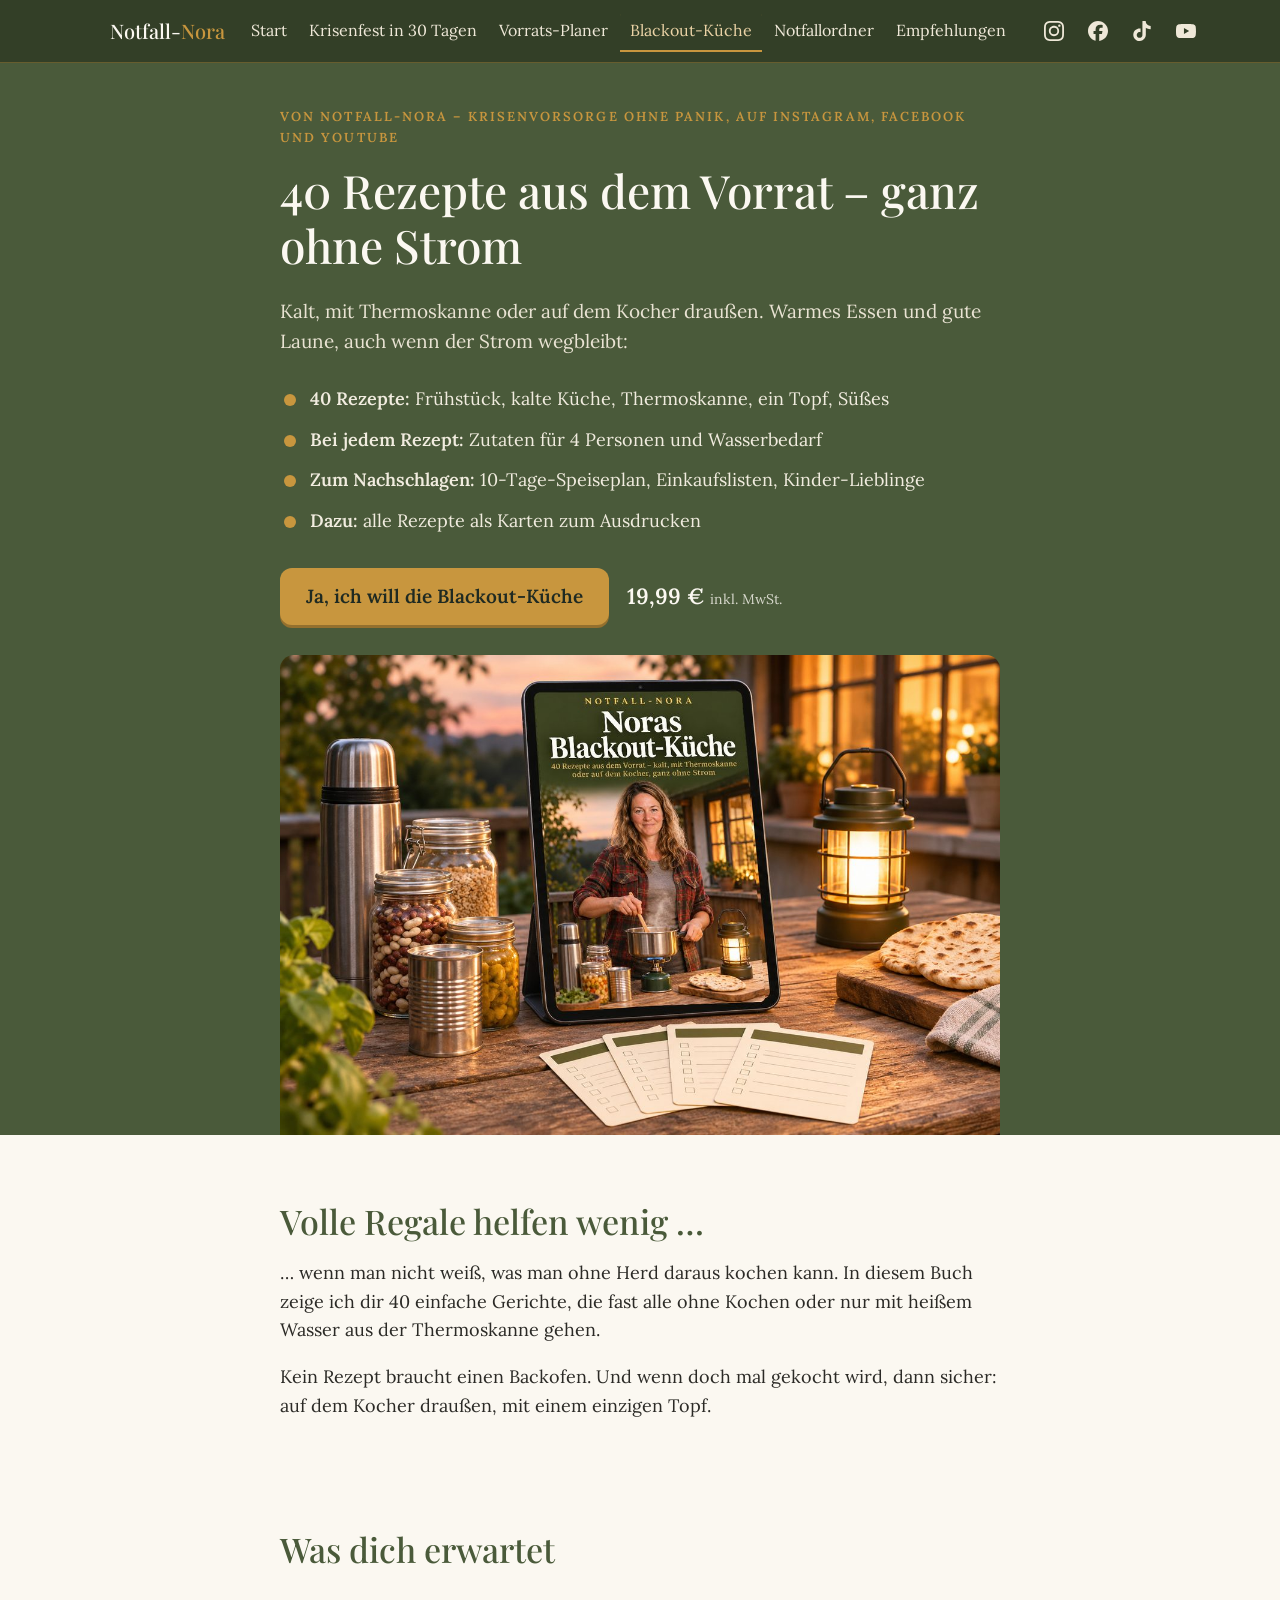
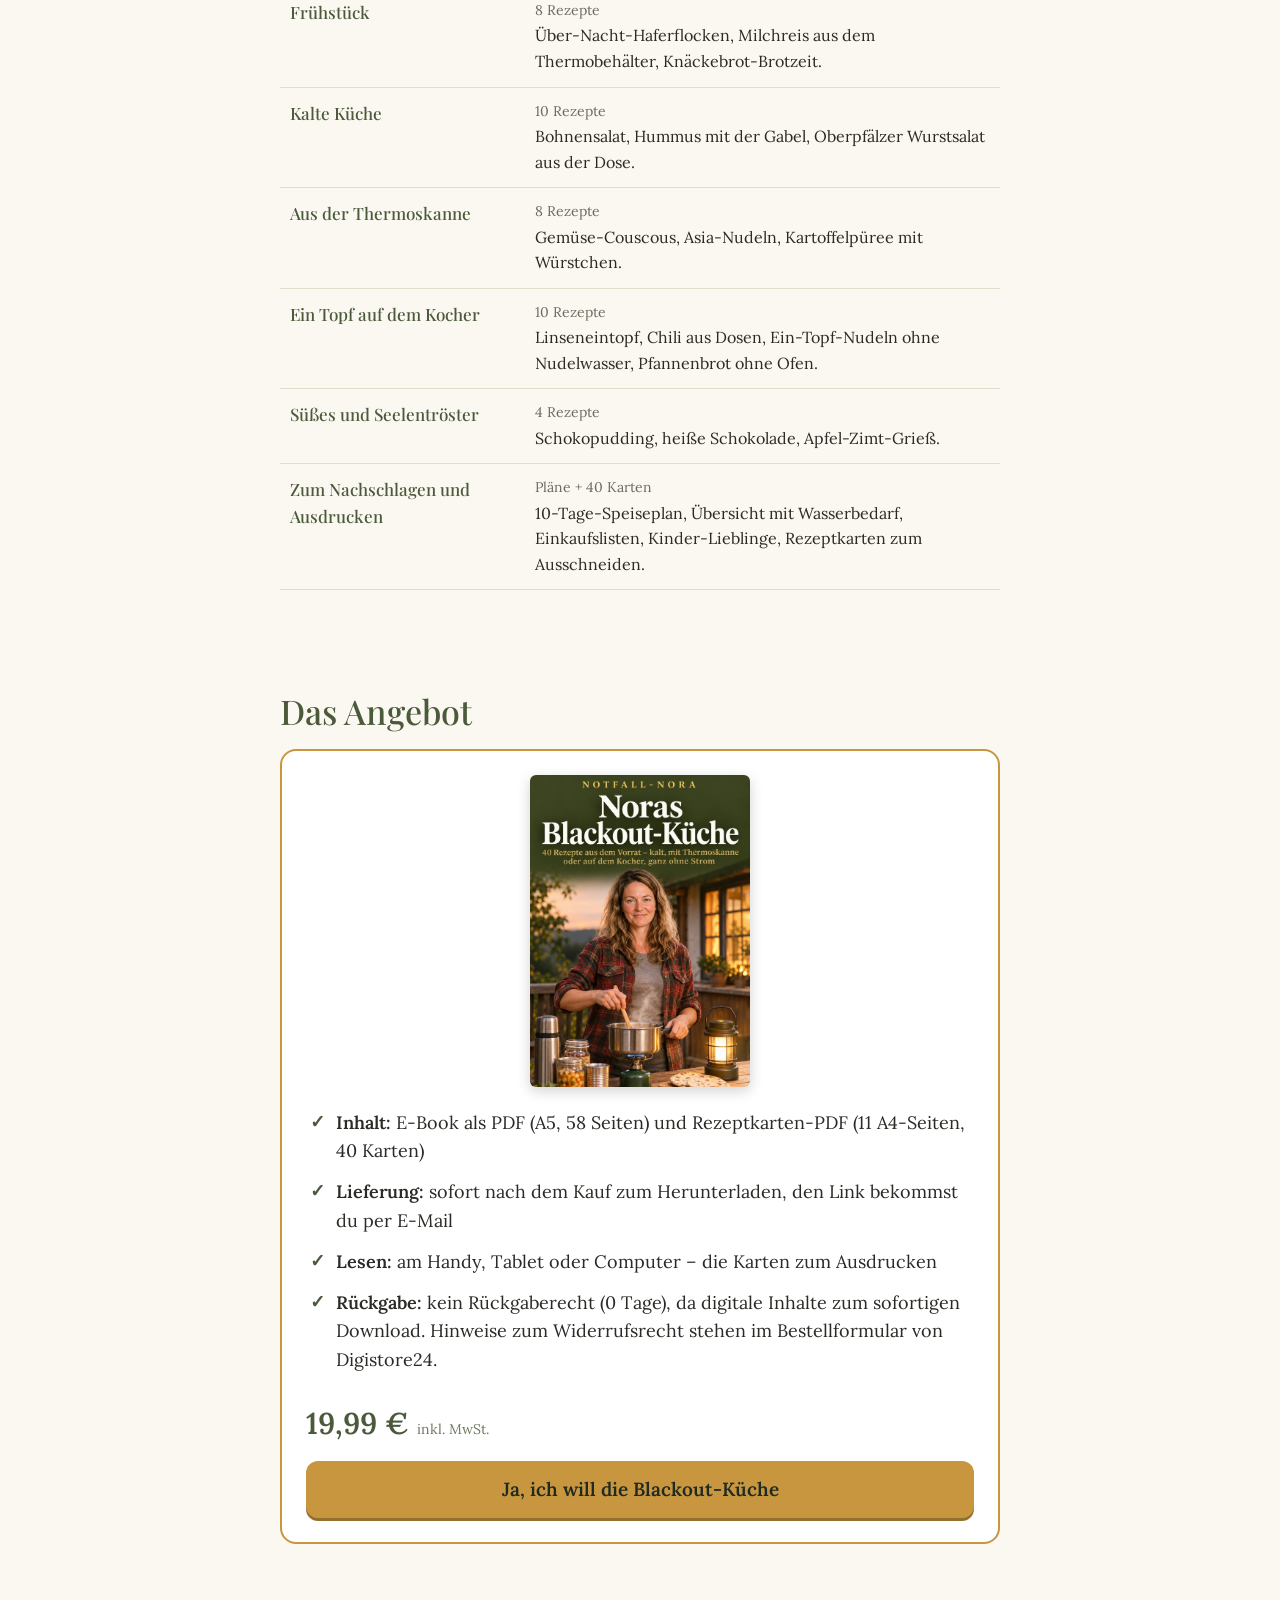
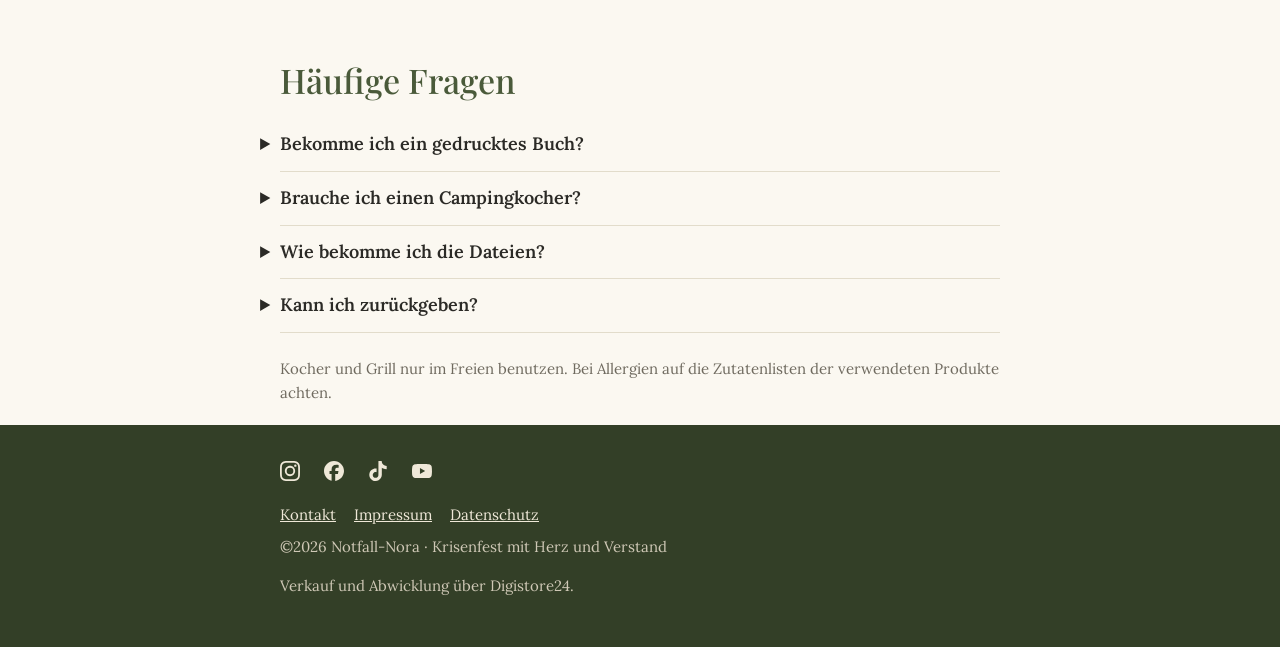
<file: blackout-kueche.html>
<!doctype html>
<html lang="de">
<head>
<meta charset="utf-8">
<meta name="viewport" content="width=device-width, initial-scale=1">
<title>Noras Blackout-Küche – 40 Rezepte aus dem Vorrat, ganz ohne Strom</title>
<meta name="description" content="40 Rezepte aus dem Vorrat – kalt, mit Thermoskanne oder auf dem Kocher, ganz ohne Strom. Plus alle Rezepte als Karten zum Ausdrucken.">
<link rel="stylesheet" href="stil.css">
<script src="https://www.digistore24-scripts.com/service/digistore.js"></script>
<script type="text/javascript">
digistorePromocode( { "product_id": 771927, "adjust_all_urls": true, "adjust_domain": true } );
</script>
</head>
<body>
<!-- MENUE:START -->
<header class="leiste">
  <div class="leiste-innen">
    <a class="logo" href="index.html">Notfall-<span>Nora</span></a>
    <button class="menue-knopf" type="button" aria-expanded="false" aria-controls="hauptmenue"><svg viewBox="0 0 24 24" aria-hidden="true"><path class="auf" d="M3 6h18M3 12h18M3 18h18" stroke="currentColor" stroke-width="2" stroke-linecap="round"/><path class="zu" d="M6 6l12 12M18 6L6 18" stroke="currentColor" stroke-width="2" stroke-linecap="round"/></svg><span>Menü</span></button>
    <nav class="menue" id="hauptmenue" aria-label="Hauptmenü">
      <ul class="menue-liste"><li><a href="index.html">Start</a></li><li><a href="krisenfest.html">Krisenfest in 30 Tagen</a></li><li><a href="vorrats-planer.html">Vorrats-Planer</a></li><li><a href="blackout-kueche.html" aria-current="page">Blackout-Küche</a></li><li><a href="notfallordner.html">Notfallordner</a></li><li><a href="empfehlungen.html">Empfehlungen</a></li></ul>
      <ul class="sozial"><li><a href="https://www.instagram.com/notfallnora/" target="_blank" rel="noopener" aria-label="Notfall-Nora auf Instagram" title="Instagram"><svg viewBox="0 0 24 24" aria-hidden="true" focusable="false"><path d="M7.0301.084c-1.2768.0602-2.1487.264-2.911.5634-.7888.3075-1.4575.72-2.1228 1.3877-.6652.6677-1.075 1.3368-1.3802 2.127-.2954.7638-.4956 1.6365-.552 2.914-.0564 1.2775-.0689 1.6882-.0626 4.947.0062 3.2586.0206 3.6671.0825 4.9473.061 1.2765.264 2.1482.5635 2.9107.308.7889.72 1.4573 1.388 2.1228.6679.6655 1.3365 1.0743 2.1285 1.38.7632.295 1.6361.4961 2.9134.552 1.2773.056 1.6884.069 4.9462.0627 3.2578-.0062 3.668-.0207 4.9478-.0814 1.28-.0607 2.147-.2652 2.9098-.5633.7889-.3086 1.4578-.72 2.1228-1.3881.665-.6682 1.0745-1.3378 1.3795-2.1284.2957-.7632.4966-1.636.552-2.9124.056-1.2809.0692-1.6898.063-4.948-.0063-3.2583-.021-3.6668-.0817-4.9465-.0607-1.2797-.264-2.1487-.5633-2.9117-.3084-.7889-.72-1.4568-1.3876-2.1228C21.2982 1.33 20.628.9208 19.8378.6165 19.074.321 18.2017.1197 16.9244.0645 15.6471.0093 15.236-.005 11.977.0014 8.718.0076 8.31.0215 7.0301.0839m.1402 21.6932c-1.17-.0509-1.8053-.2453-2.2287-.408-.5606-.216-.96-.4771-1.3819-.895-.422-.4178-.6811-.8186-.9-1.378-.1644-.4234-.3624-1.058-.4171-2.228-.0595-1.2645-.072-1.6442-.079-4.848-.007-3.2037.0053-3.583.0607-4.848.05-1.169.2456-1.805.408-2.2282.216-.5613.4762-.96.895-1.3816.4188-.4217.8184-.6814 1.3783-.9003.423-.1651 1.0575-.3614 2.227-.4171 1.2655-.06 1.6447-.072 4.848-.079 3.2033-.007 3.5835.005 4.8495.0608 1.169.0508 1.8053.2445 2.228.408.5608.216.96.4754 1.3816.895.4217.4194.6816.8176.9005 1.3787.1653.4217.3617 1.056.4169 2.2263.0602 1.2655.0739 1.645.0796 4.848.0058 3.203-.0055 3.5834-.061 4.848-.051 1.17-.245 1.8055-.408 2.2294-.216.5604-.4763.96-.8954 1.3814-.419.4215-.8181.6811-1.3783.9-.4224.1649-1.0577.3617-2.2262.4174-1.2656.0595-1.6448.072-4.8493.079-3.2045.007-3.5825-.006-4.848-.0608M16.953 5.5864A1.44 1.44 0 1 0 18.39 4.144a1.44 1.44 0 0 0-1.437 1.4424M5.8385 12.012c.0067 3.4032 2.7706 6.1557 6.173 6.1493 3.4026-.0065 6.157-2.7701 6.1506-6.1733-.0065-3.4032-2.771-6.1565-6.174-6.1498-3.403.0067-6.156 2.771-6.1496 6.1738M8 12.0077a4 4 0 1 1 4.008 3.9921A3.9996 3.9996 0 0 1 8 12.0077"/></svg></a></li><li><a href="https://www.facebook.com/notfallnora" target="_blank" rel="noopener" aria-label="Notfall-Nora auf Facebook" title="Facebook"><svg viewBox="0 0 24 24" aria-hidden="true" focusable="false"><path d="M9.101 23.691v-7.98H6.627v-3.667h2.474v-1.58c0-4.085 1.848-5.978 5.858-5.978.401 0 .955.042 1.468.103a8.68 8.68 0 0 1 1.141.195v3.325a8.623 8.623 0 0 0-.653-.036 26.805 26.805 0 0 0-.733-.009c-.707 0-1.259.096-1.675.309a1.686 1.686 0 0 0-.679.622c-.258.42-.374.995-.374 1.752v1.297h3.919l-.386 2.103-.287 1.564h-3.246v8.245C19.396 23.238 24 18.179 24 12.044c0-6.627-5.373-12-12-12s-12 5.373-12 12c0 5.628 3.874 10.35 9.101 11.647Z"/></svg></a></li><li><a href="https://www.tiktok.com/@notfallnora" target="_blank" rel="noopener" aria-label="Notfall-Nora auf TikTok" title="TikTok"><svg viewBox="0 0 24 24" aria-hidden="true" focusable="false"><path d="M12.525.02c1.31-.02 2.61-.01 3.91-.02.08 1.53.63 3.09 1.75 4.17 1.12 1.11 2.7 1.62 4.24 1.79v4.03c-1.44-.05-2.89-.35-4.2-.97-.57-.26-1.1-.59-1.62-.93-.01 2.92.01 5.84-.02 8.75-.08 1.4-.54 2.79-1.35 3.94-1.31 1.92-3.58 3.17-5.91 3.21-1.43.08-2.86-.31-4.08-1.03-2.02-1.19-3.44-3.37-3.65-5.71-.02-.5-.03-1-.01-1.49.18-1.9 1.12-3.72 2.58-4.96 1.66-1.44 3.98-2.13 6.15-1.72.02 1.48-.04 2.96-.04 4.44-.99-.32-2.15-.23-3.02.37-.63.41-1.11 1.04-1.36 1.75-.21.51-.15 1.07-.14 1.61.24 1.64 1.82 3.02 3.5 2.87 1.12-.01 2.19-.66 2.77-1.61.19-.33.4-.67.41-1.06.1-1.79.06-3.57.07-5.36.01-4.03-.01-8.05.02-12.07z"/></svg></a></li><li><a href="https://www.youtube.com/@notfallnora" target="_blank" rel="noopener" aria-label="Notfall-Nora auf YouTube" title="YouTube"><svg viewBox="0 0 24 24" aria-hidden="true" focusable="false"><path d="M23.498 6.186a3.016 3.016 0 0 0-2.122-2.136C19.505 3.545 12 3.545 12 3.545s-7.505 0-9.377.505A3.017 3.017 0 0 0 .502 6.186C0 8.07 0 12 0 12s0 3.93.502 5.814a3.016 3.016 0 0 0 2.122 2.136c1.871.505 9.376.505 9.376.505s7.505 0 9.377-.505a3.015 3.015 0 0 0 2.122-2.136C24 15.93 24 12 24 12s0-3.93-.502-5.814zM9.545 15.568V8.432L15.818 12l-6.273 3.568z"/></svg></a></li></ul>
    </nav>
  </div>
</header>
<script>
(function(){var d=document.documentElement;d.className+=' js';var l=document.querySelector('.leiste'),b=l.querySelector('.menue-knopf');
function zu(){l.classList.remove('offen');b.setAttribute('aria-expanded','false');}
b.addEventListener('click',function(){var o=l.classList.toggle('offen');b.setAttribute('aria-expanded',o?'true':'false');});
document.addEventListener('keydown',function(e){if(e.key==='Escape'&&l.classList.contains('offen')){zu();b.focus();}});
l.querySelectorAll('.menue a').forEach(function(a){a.addEventListener('click',zu);});})();
</script>
<!-- MENUE:END -->

<header class="kopf">
  <div class="huelle">
    <p class="marke">Von Notfall-Nora – Krisenvorsorge ohne Panik, auf Instagram, Facebook und YouTube</p>
    <h1>40 Rezepte aus dem Vorrat – ganz ohne Strom</h1>
    <p class="unter">Kalt, mit Thermoskanne oder auf dem Kocher draußen. Warmes Essen und gute Laune, auch wenn der Strom wegbleibt:</p>
    <ul class=''><li><strong>40 Rezepte:</strong> Frühstück, kalte Küche, Thermoskanne, ein Topf, Süßes</li><li><strong>Bei jedem Rezept:</strong> Zutaten für 4 Personen und Wasserbedarf</li><li><strong>Zum Nachschlagen:</strong> 10-Tage-Speiseplan, Einkaufslisten, Kinder-Lieblinge</li><li><strong>Dazu:</strong> alle Rezepte als Karten zum Ausdrucken</li></ul>
    <div class="knopf-zeile">
      <a class="knopf" href="https://www.digistore24.com/product/771927">Ja, ich will die Blackout-Küche</a>
      <span class="preis">19,99 € <small>inkl. MwSt.</small></span>
    </div>
    <div class="bild"><img src="blackout-kueche-tablet.jpg" width="1200" height="800" alt="Tablet mit dem Cover von „Noras Blackout-Küche“ auf einem Holztisch draußen, davor Rezeptkarten, daneben Thermoskanne, Vorratsgläser und eine Laterne"></div>
  </div>
</header>

<main class="huelle">
<section class="einstieg">
  <h2>Volle Regale helfen wenig …</h2>
  <p>… wenn man nicht weiß, was man ohne Herd daraus kochen kann. In diesem Buch zeige ich dir 40 einfache Gerichte, die fast alle ohne Kochen oder nur mit heißem Wasser aus der Thermoskanne gehen.</p><p>Kein Rezept braucht einen Backofen. Und wenn doch mal gekocht wird, dann sicher: auf dem Kocher draußen, mit einem einzigen Topf.</p>
</section>
<section>
  <h2>Was dich erwartet</h2>
  <table class="tabelle">
    <tr><th>Frühstück</th><td><span class="umfang">8 Rezepte</span>Über-Nacht-Haferflocken, Milchreis aus dem Thermobehälter, Knäckebrot-Brotzeit.</td></tr><tr><th>Kalte Küche</th><td><span class="umfang">10 Rezepte</span>Bohnensalat, Hummus mit der Gabel, Oberpfälzer Wurstsalat aus der Dose.</td></tr><tr><th>Aus der Thermoskanne</th><td><span class="umfang">8 Rezepte</span>Gemüse-Couscous, Asia-Nudeln, Kartoffelpüree mit Würstchen.</td></tr><tr><th>Ein Topf auf dem Kocher</th><td><span class="umfang">10 Rezepte</span>Linseneintopf, Chili aus Dosen, Ein-Topf-Nudeln ohne Nudelwasser, Pfannenbrot ohne Ofen.</td></tr><tr><th>Süßes und Seelentröster</th><td><span class="umfang">4 Rezepte</span>Schokopudding, heiße Schokolade, Apfel-Zimt-Grieß.</td></tr><tr><th>Zum Nachschlagen und Ausdrucken</th><td><span class="umfang">Pläne + 40 Karten</span>10-Tage-Speiseplan, Übersicht mit Wasserbedarf, Einkaufslisten, Kinder-Lieblinge, Rezeptkarten zum Ausschneiden.</td></tr>
  </table>
</section>
<section id="kaufen">
  <h2>Das Angebot</h2>
  <div class="angebot">
    <img src="blackout-kueche-cover.jpg" width="600" height="851" alt="Cover von „Noras Blackout-Küche“" style="max-width:220px;margin:0 auto 16px;border-radius:6px;box-shadow:0 4px 14px rgba(0,0,0,.18)">
    <ul class='punkte'><li><strong>Inhalt:</strong> E-Book als PDF (A5, 58 Seiten) und Rezeptkarten-PDF (11 A4-Seiten, 40 Karten)</li><li><strong>Lieferung:</strong> sofort nach dem Kauf zum Herunterladen, den Link bekommst du per E-Mail</li><li><strong>Lesen:</strong> am Handy, Tablet oder Computer – die Karten zum Ausdrucken</li><li><strong>Rückgabe:</strong> kein Rückgaberecht (0 Tage), da digitale Inhalte zum sofortigen Download. Hinweise zum Widerrufsrecht stehen im Bestellformular von Digistore24.</li></ul>
    <span class="preis">19,99 € <small>inkl. MwSt.</small></span>
    <a class="knopf" href="https://www.digistore24.com/product/771927">Ja, ich will die Blackout-Küche</a>
  </div>
</section>
<section>
  <h2>Häufige Fragen</h2>
  <details><summary>Bekomme ich ein gedrucktes Buch?</summary><p>Nein, du bekommst digitale Dateien zum Herunterladen. Du kannst sie am Bildschirm nutzen oder ausdrucken.</p></details><details><summary>Brauche ich einen Campingkocher?</summary><p>Nein. Viele Rezepte gehen kalt oder mit heißem Wasser aus der Thermoskanne. Für die Ein-Topf-Gerichte brauchst du einen Kocher – der wird nur draußen benutzt.</p></details><details><summary>Wie bekomme ich die Dateien?</summary><p>Direkt nach dem Kauf bekommst du von Digistore24 eine E-Mail mit den Download-Links.</p></details><details><summary>Kann ich zurückgeben?</summary><p>Nein. Es sind digitale Inhalte zum sofortigen Download, deshalb gibt es kein Rückgaberecht (0 Tage). Hinweise zum Widerrufsrecht stehen im Bestellformular von Digistore24.</p></details>
</section>
<p class="hinweis">Kocher und Grill nur im Freien benutzen. Bei Allergien auf die Zutatenlisten der verwendeten Produkte achten.</p>
</main>
<footer class="fuss">
  <div class="huelle">
    <ul class="sozial"><li><a href="https://www.instagram.com/notfallnora/" target="_blank" rel="noopener" aria-label="Notfall-Nora auf Instagram" title="Instagram"><svg viewBox="0 0 24 24" aria-hidden="true" focusable="false"><path d="M7.0301.084c-1.2768.0602-2.1487.264-2.911.5634-.7888.3075-1.4575.72-2.1228 1.3877-.6652.6677-1.075 1.3368-1.3802 2.127-.2954.7638-.4956 1.6365-.552 2.914-.0564 1.2775-.0689 1.6882-.0626 4.947.0062 3.2586.0206 3.6671.0825 4.9473.061 1.2765.264 2.1482.5635 2.9107.308.7889.72 1.4573 1.388 2.1228.6679.6655 1.3365 1.0743 2.1285 1.38.7632.295 1.6361.4961 2.9134.552 1.2773.056 1.6884.069 4.9462.0627 3.2578-.0062 3.668-.0207 4.9478-.0814 1.28-.0607 2.147-.2652 2.9098-.5633.7889-.3086 1.4578-.72 2.1228-1.3881.665-.6682 1.0745-1.3378 1.3795-2.1284.2957-.7632.4966-1.636.552-2.9124.056-1.2809.0692-1.6898.063-4.948-.0063-3.2583-.021-3.6668-.0817-4.9465-.0607-1.2797-.264-2.1487-.5633-2.9117-.3084-.7889-.72-1.4568-1.3876-2.1228C21.2982 1.33 20.628.9208 19.8378.6165 19.074.321 18.2017.1197 16.9244.0645 15.6471.0093 15.236-.005 11.977.0014 8.718.0076 8.31.0215 7.0301.0839m.1402 21.6932c-1.17-.0509-1.8053-.2453-2.2287-.408-.5606-.216-.96-.4771-1.3819-.895-.422-.4178-.6811-.8186-.9-1.378-.1644-.4234-.3624-1.058-.4171-2.228-.0595-1.2645-.072-1.6442-.079-4.848-.007-3.2037.0053-3.583.0607-4.848.05-1.169.2456-1.805.408-2.2282.216-.5613.4762-.96.895-1.3816.4188-.4217.8184-.6814 1.3783-.9003.423-.1651 1.0575-.3614 2.227-.4171 1.2655-.06 1.6447-.072 4.848-.079 3.2033-.007 3.5835.005 4.8495.0608 1.169.0508 1.8053.2445 2.228.408.5608.216.96.4754 1.3816.895.4217.4194.6816.8176.9005 1.3787.1653.4217.3617 1.056.4169 2.2263.0602 1.2655.0739 1.645.0796 4.848.0058 3.203-.0055 3.5834-.061 4.848-.051 1.17-.245 1.8055-.408 2.2294-.216.5604-.4763.96-.8954 1.3814-.419.4215-.8181.6811-1.3783.9-.4224.1649-1.0577.3617-2.2262.4174-1.2656.0595-1.6448.072-4.8493.079-3.2045.007-3.5825-.006-4.848-.0608M16.953 5.5864A1.44 1.44 0 1 0 18.39 4.144a1.44 1.44 0 0 0-1.437 1.4424M5.8385 12.012c.0067 3.4032 2.7706 6.1557 6.173 6.1493 3.4026-.0065 6.157-2.7701 6.1506-6.1733-.0065-3.4032-2.771-6.1565-6.174-6.1498-3.403.0067-6.156 2.771-6.1496 6.1738M8 12.0077a4 4 0 1 1 4.008 3.9921A3.9996 3.9996 0 0 1 8 12.0077"/></svg></a></li><li><a href="https://www.facebook.com/notfallnora" target="_blank" rel="noopener" aria-label="Notfall-Nora auf Facebook" title="Facebook"><svg viewBox="0 0 24 24" aria-hidden="true" focusable="false"><path d="M9.101 23.691v-7.98H6.627v-3.667h2.474v-1.58c0-4.085 1.848-5.978 5.858-5.978.401 0 .955.042 1.468.103a8.68 8.68 0 0 1 1.141.195v3.325a8.623 8.623 0 0 0-.653-.036 26.805 26.805 0 0 0-.733-.009c-.707 0-1.259.096-1.675.309a1.686 1.686 0 0 0-.679.622c-.258.42-.374.995-.374 1.752v1.297h3.919l-.386 2.103-.287 1.564h-3.246v8.245C19.396 23.238 24 18.179 24 12.044c0-6.627-5.373-12-12-12s-12 5.373-12 12c0 5.628 3.874 10.35 9.101 11.647Z"/></svg></a></li><li><a href="https://www.tiktok.com/@notfallnora" target="_blank" rel="noopener" aria-label="Notfall-Nora auf TikTok" title="TikTok"><svg viewBox="0 0 24 24" aria-hidden="true" focusable="false"><path d="M12.525.02c1.31-.02 2.61-.01 3.91-.02.08 1.53.63 3.09 1.75 4.17 1.12 1.11 2.7 1.62 4.24 1.79v4.03c-1.44-.05-2.89-.35-4.2-.97-.57-.26-1.1-.59-1.62-.93-.01 2.92.01 5.84-.02 8.75-.08 1.4-.54 2.79-1.35 3.94-1.31 1.92-3.58 3.17-5.91 3.21-1.43.08-2.86-.31-4.08-1.03-2.02-1.19-3.44-3.37-3.65-5.71-.02-.5-.03-1-.01-1.49.18-1.9 1.12-3.72 2.58-4.96 1.66-1.44 3.98-2.13 6.15-1.72.02 1.48-.04 2.96-.04 4.44-.99-.32-2.15-.23-3.02.37-.63.41-1.11 1.04-1.36 1.75-.21.51-.15 1.07-.14 1.61.24 1.64 1.82 3.02 3.5 2.87 1.12-.01 2.19-.66 2.77-1.61.19-.33.4-.67.41-1.06.1-1.79.06-3.57.07-5.36.01-4.03-.01-8.05.02-12.07z"/></svg></a></li><li><a href="https://www.youtube.com/@notfallnora" target="_blank" rel="noopener" aria-label="Notfall-Nora auf YouTube" title="YouTube"><svg viewBox="0 0 24 24" aria-hidden="true" focusable="false"><path d="M23.498 6.186a3.016 3.016 0 0 0-2.122-2.136C19.505 3.545 12 3.545 12 3.545s-7.505 0-9.377.505A3.017 3.017 0 0 0 .502 6.186C0 8.07 0 12 0 12s0 3.93.502 5.814a3.016 3.016 0 0 0 2.122 2.136c1.871.505 9.376.505 9.376.505s7.505 0 9.377-.505a3.015 3.015 0 0 0 2.122-2.136C24 15.93 24 12 24 12s0-3.93-.502-5.814zM9.545 15.568V8.432L15.818 12l-6.273 3.568z"/></svg></a></li></ul>
    <nav aria-label="Rechtliches"><a href="kontakt.html">Kontakt</a><a href="impressum.html">Impressum</a><a href="datenschutz.html">Datenschutz</a></nav>
    <p>©2026 Notfall-Nora · Krisenfest mit Herz und Verstand</p>
    <p>Verkauf und Abwicklung über Digistore24.</p>
  </div>
</footer>
</body>
</html>
</file>
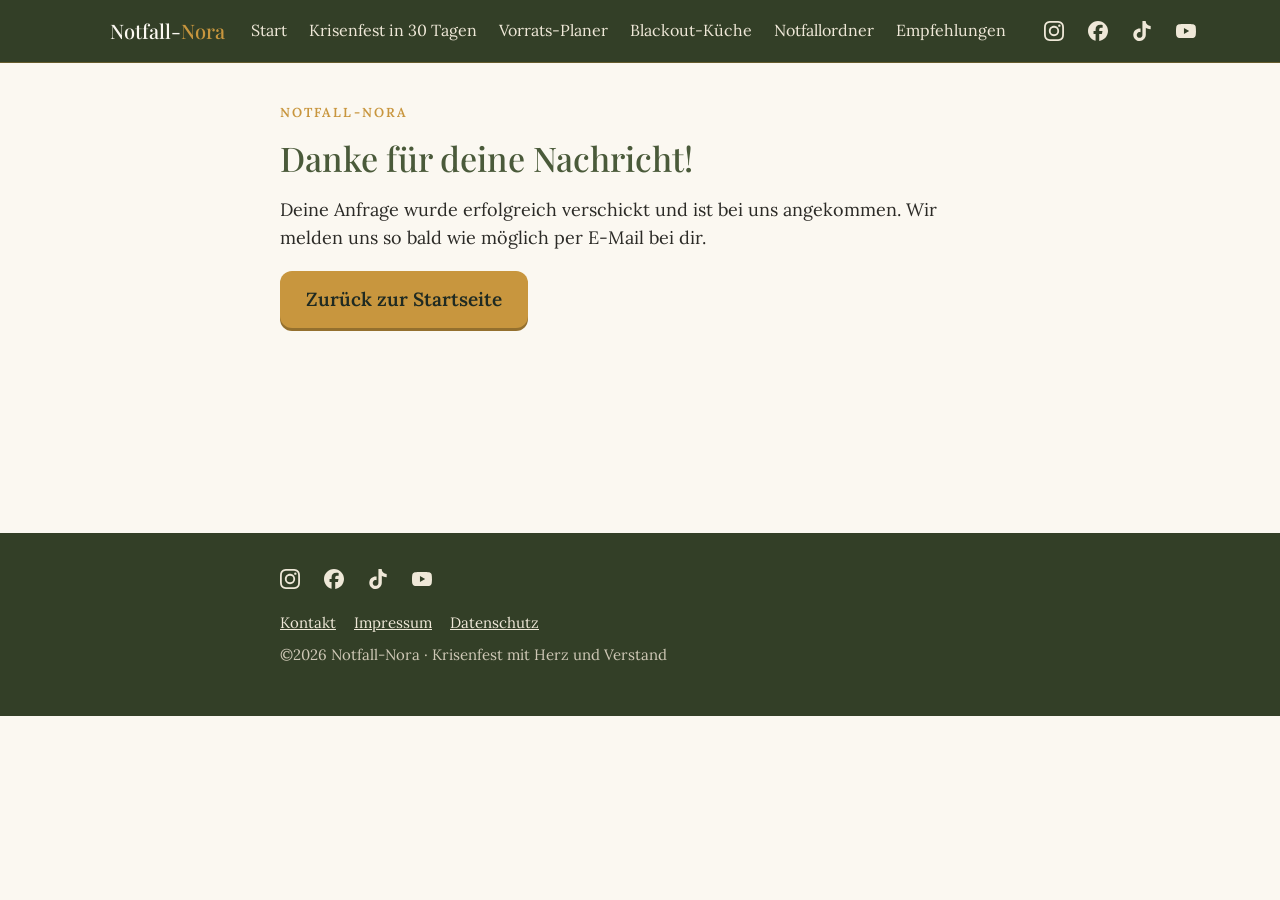
<file: danke.html>
<!doctype html>
<html lang="de">
<head>
<meta charset="utf-8">
<meta name="viewport" content="width=device-width, initial-scale=1">
<meta name="robots" content="noindex">
<title>Danke – Notfall-Nora</title>
<link rel="stylesheet" href="stil.css">
</head>
<body>
<!-- MENUE:START -->
<header class="leiste">
  <div class="leiste-innen">
    <a class="logo" href="index.html">Notfall-<span>Nora</span></a>
    <button class="menue-knopf" type="button" aria-expanded="false" aria-controls="hauptmenue"><svg viewBox="0 0 24 24" aria-hidden="true"><path class="auf" d="M3 6h18M3 12h18M3 18h18" stroke="currentColor" stroke-width="2" stroke-linecap="round"/><path class="zu" d="M6 6l12 12M18 6L6 18" stroke="currentColor" stroke-width="2" stroke-linecap="round"/></svg><span>Menü</span></button>
    <nav class="menue" id="hauptmenue" aria-label="Hauptmenü">
      <ul class="menue-liste"><li><a href="index.html">Start</a></li><li><a href="krisenfest.html">Krisenfest in 30 Tagen</a></li><li><a href="vorrats-planer.html">Vorrats-Planer</a></li><li><a href="blackout-kueche.html">Blackout-Küche</a></li><li><a href="notfallordner.html">Notfallordner</a></li><li><a href="empfehlungen.html">Empfehlungen</a></li></ul>
      <ul class="sozial"><li><a href="https://www.instagram.com/notfallnora/" target="_blank" rel="noopener" aria-label="Notfall-Nora auf Instagram" title="Instagram"><svg viewBox="0 0 24 24" aria-hidden="true" focusable="false"><path d="M7.0301.084c-1.2768.0602-2.1487.264-2.911.5634-.7888.3075-1.4575.72-2.1228 1.3877-.6652.6677-1.075 1.3368-1.3802 2.127-.2954.7638-.4956 1.6365-.552 2.914-.0564 1.2775-.0689 1.6882-.0626 4.947.0062 3.2586.0206 3.6671.0825 4.9473.061 1.2765.264 2.1482.5635 2.9107.308.7889.72 1.4573 1.388 2.1228.6679.6655 1.3365 1.0743 2.1285 1.38.7632.295 1.6361.4961 2.9134.552 1.2773.056 1.6884.069 4.9462.0627 3.2578-.0062 3.668-.0207 4.9478-.0814 1.28-.0607 2.147-.2652 2.9098-.5633.7889-.3086 1.4578-.72 2.1228-1.3881.665-.6682 1.0745-1.3378 1.3795-2.1284.2957-.7632.4966-1.636.552-2.9124.056-1.2809.0692-1.6898.063-4.948-.0063-3.2583-.021-3.6668-.0817-4.9465-.0607-1.2797-.264-2.1487-.5633-2.9117-.3084-.7889-.72-1.4568-1.3876-2.1228C21.2982 1.33 20.628.9208 19.8378.6165 19.074.321 18.2017.1197 16.9244.0645 15.6471.0093 15.236-.005 11.977.0014 8.718.0076 8.31.0215 7.0301.0839m.1402 21.6932c-1.17-.0509-1.8053-.2453-2.2287-.408-.5606-.216-.96-.4771-1.3819-.895-.422-.4178-.6811-.8186-.9-1.378-.1644-.4234-.3624-1.058-.4171-2.228-.0595-1.2645-.072-1.6442-.079-4.848-.007-3.2037.0053-3.583.0607-4.848.05-1.169.2456-1.805.408-2.2282.216-.5613.4762-.96.895-1.3816.4188-.4217.8184-.6814 1.3783-.9003.423-.1651 1.0575-.3614 2.227-.4171 1.2655-.06 1.6447-.072 4.848-.079 3.2033-.007 3.5835.005 4.8495.0608 1.169.0508 1.8053.2445 2.228.408.5608.216.96.4754 1.3816.895.4217.4194.6816.8176.9005 1.3787.1653.4217.3617 1.056.4169 2.2263.0602 1.2655.0739 1.645.0796 4.848.0058 3.203-.0055 3.5834-.061 4.848-.051 1.17-.245 1.8055-.408 2.2294-.216.5604-.4763.96-.8954 1.3814-.419.4215-.8181.6811-1.3783.9-.4224.1649-1.0577.3617-2.2262.4174-1.2656.0595-1.6448.072-4.8493.079-3.2045.007-3.5825-.006-4.848-.0608M16.953 5.5864A1.44 1.44 0 1 0 18.39 4.144a1.44 1.44 0 0 0-1.437 1.4424M5.8385 12.012c.0067 3.4032 2.7706 6.1557 6.173 6.1493 3.4026-.0065 6.157-2.7701 6.1506-6.1733-.0065-3.4032-2.771-6.1565-6.174-6.1498-3.403.0067-6.156 2.771-6.1496 6.1738M8 12.0077a4 4 0 1 1 4.008 3.9921A3.9996 3.9996 0 0 1 8 12.0077"/></svg></a></li><li><a href="https://www.facebook.com/notfallnora" target="_blank" rel="noopener" aria-label="Notfall-Nora auf Facebook" title="Facebook"><svg viewBox="0 0 24 24" aria-hidden="true" focusable="false"><path d="M9.101 23.691v-7.98H6.627v-3.667h2.474v-1.58c0-4.085 1.848-5.978 5.858-5.978.401 0 .955.042 1.468.103a8.68 8.68 0 0 1 1.141.195v3.325a8.623 8.623 0 0 0-.653-.036 26.805 26.805 0 0 0-.733-.009c-.707 0-1.259.096-1.675.309a1.686 1.686 0 0 0-.679.622c-.258.42-.374.995-.374 1.752v1.297h3.919l-.386 2.103-.287 1.564h-3.246v8.245C19.396 23.238 24 18.179 24 12.044c0-6.627-5.373-12-12-12s-12 5.373-12 12c0 5.628 3.874 10.35 9.101 11.647Z"/></svg></a></li><li><a href="https://www.tiktok.com/@notfallnora" target="_blank" rel="noopener" aria-label="Notfall-Nora auf TikTok" title="TikTok"><svg viewBox="0 0 24 24" aria-hidden="true" focusable="false"><path d="M12.525.02c1.31-.02 2.61-.01 3.91-.02.08 1.53.63 3.09 1.75 4.17 1.12 1.11 2.7 1.62 4.24 1.79v4.03c-1.44-.05-2.89-.35-4.2-.97-.57-.26-1.1-.59-1.62-.93-.01 2.92.01 5.84-.02 8.75-.08 1.4-.54 2.79-1.35 3.94-1.31 1.92-3.58 3.17-5.91 3.21-1.43.08-2.86-.31-4.08-1.03-2.02-1.19-3.44-3.37-3.65-5.71-.02-.5-.03-1-.01-1.49.18-1.9 1.12-3.72 2.58-4.96 1.66-1.44 3.98-2.13 6.15-1.72.02 1.48-.04 2.96-.04 4.44-.99-.32-2.15-.23-3.02.37-.63.41-1.11 1.04-1.36 1.75-.21.51-.15 1.07-.14 1.61.24 1.64 1.82 3.02 3.5 2.87 1.12-.01 2.19-.66 2.77-1.61.19-.33.4-.67.41-1.06.1-1.79.06-3.57.07-5.36.01-4.03-.01-8.05.02-12.07z"/></svg></a></li><li><a href="https://www.youtube.com/@notfallnora" target="_blank" rel="noopener" aria-label="Notfall-Nora auf YouTube" title="YouTube"><svg viewBox="0 0 24 24" aria-hidden="true" focusable="false"><path d="M23.498 6.186a3.016 3.016 0 0 0-2.122-2.136C19.505 3.545 12 3.545 12 3.545s-7.505 0-9.377.505A3.017 3.017 0 0 0 .502 6.186C0 8.07 0 12 0 12s0 3.93.502 5.814a3.016 3.016 0 0 0 2.122 2.136c1.871.505 9.376.505 9.376.505s7.505 0 9.377-.505a3.015 3.015 0 0 0 2.122-2.136C24 15.93 24 12 24 12s0-3.93-.502-5.814zM9.545 15.568V8.432L15.818 12l-6.273 3.568z"/></svg></a></li></ul>
    </nav>
  </div>
</header>
<script>
(function(){var d=document.documentElement;d.className+=' js';var l=document.querySelector('.leiste'),b=l.querySelector('.menue-knopf');
function zu(){l.classList.remove('offen');b.setAttribute('aria-expanded','false');}
b.addEventListener('click',function(){var o=l.classList.toggle('offen');b.setAttribute('aria-expanded',o?'true':'false');});
document.addEventListener('keydown',function(e){if(e.key==='Escape'&&l.classList.contains('offen')){zu();b.focus();}});
l.querySelectorAll('.menue a').forEach(function(a){a.addEventListener('click',zu);});})();
</script>
<!-- MENUE:END -->
<main class="huelle einfach danke">
  <p class="marke">Notfall-Nora</p>
  <h1>Danke für deine Nachricht!</h1>
  <p>Deine Anfrage wurde erfolgreich verschickt und ist bei uns angekommen. Wir melden uns so bald wie möglich per E-Mail bei dir.</p>
  <p><a class="knopf" href="index.html">Zurück zur Startseite</a></p>
</main>
<footer class="fuss">
  <div class="huelle">
    <ul class="sozial"><li><a href="https://www.instagram.com/notfallnora/" target="_blank" rel="noopener" aria-label="Notfall-Nora auf Instagram" title="Instagram"><svg viewBox="0 0 24 24" aria-hidden="true" focusable="false"><path d="M7.0301.084c-1.2768.0602-2.1487.264-2.911.5634-.7888.3075-1.4575.72-2.1228 1.3877-.6652.6677-1.075 1.3368-1.3802 2.127-.2954.7638-.4956 1.6365-.552 2.914-.0564 1.2775-.0689 1.6882-.0626 4.947.0062 3.2586.0206 3.6671.0825 4.9473.061 1.2765.264 2.1482.5635 2.9107.308.7889.72 1.4573 1.388 2.1228.6679.6655 1.3365 1.0743 2.1285 1.38.7632.295 1.6361.4961 2.9134.552 1.2773.056 1.6884.069 4.9462.0627 3.2578-.0062 3.668-.0207 4.9478-.0814 1.28-.0607 2.147-.2652 2.9098-.5633.7889-.3086 1.4578-.72 2.1228-1.3881.665-.6682 1.0745-1.3378 1.3795-2.1284.2957-.7632.4966-1.636.552-2.9124.056-1.2809.0692-1.6898.063-4.948-.0063-3.2583-.021-3.6668-.0817-4.9465-.0607-1.2797-.264-2.1487-.5633-2.9117-.3084-.7889-.72-1.4568-1.3876-2.1228C21.2982 1.33 20.628.9208 19.8378.6165 19.074.321 18.2017.1197 16.9244.0645 15.6471.0093 15.236-.005 11.977.0014 8.718.0076 8.31.0215 7.0301.0839m.1402 21.6932c-1.17-.0509-1.8053-.2453-2.2287-.408-.5606-.216-.96-.4771-1.3819-.895-.422-.4178-.6811-.8186-.9-1.378-.1644-.4234-.3624-1.058-.4171-2.228-.0595-1.2645-.072-1.6442-.079-4.848-.007-3.2037.0053-3.583.0607-4.848.05-1.169.2456-1.805.408-2.2282.216-.5613.4762-.96.895-1.3816.4188-.4217.8184-.6814 1.3783-.9003.423-.1651 1.0575-.3614 2.227-.4171 1.2655-.06 1.6447-.072 4.848-.079 3.2033-.007 3.5835.005 4.8495.0608 1.169.0508 1.8053.2445 2.228.408.5608.216.96.4754 1.3816.895.4217.4194.6816.8176.9005 1.3787.1653.4217.3617 1.056.4169 2.2263.0602 1.2655.0739 1.645.0796 4.848.0058 3.203-.0055 3.5834-.061 4.848-.051 1.17-.245 1.8055-.408 2.2294-.216.5604-.4763.96-.8954 1.3814-.419.4215-.8181.6811-1.3783.9-.4224.1649-1.0577.3617-2.2262.4174-1.2656.0595-1.6448.072-4.8493.079-3.2045.007-3.5825-.006-4.848-.0608M16.953 5.5864A1.44 1.44 0 1 0 18.39 4.144a1.44 1.44 0 0 0-1.437 1.4424M5.8385 12.012c.0067 3.4032 2.7706 6.1557 6.173 6.1493 3.4026-.0065 6.157-2.7701 6.1506-6.1733-.0065-3.4032-2.771-6.1565-6.174-6.1498-3.403.0067-6.156 2.771-6.1496 6.1738M8 12.0077a4 4 0 1 1 4.008 3.9921A3.9996 3.9996 0 0 1 8 12.0077"/></svg></a></li><li><a href="https://www.facebook.com/notfallnora" target="_blank" rel="noopener" aria-label="Notfall-Nora auf Facebook" title="Facebook"><svg viewBox="0 0 24 24" aria-hidden="true" focusable="false"><path d="M9.101 23.691v-7.98H6.627v-3.667h2.474v-1.58c0-4.085 1.848-5.978 5.858-5.978.401 0 .955.042 1.468.103a8.68 8.68 0 0 1 1.141.195v3.325a8.623 8.623 0 0 0-.653-.036 26.805 26.805 0 0 0-.733-.009c-.707 0-1.259.096-1.675.309a1.686 1.686 0 0 0-.679.622c-.258.42-.374.995-.374 1.752v1.297h3.919l-.386 2.103-.287 1.564h-3.246v8.245C19.396 23.238 24 18.179 24 12.044c0-6.627-5.373-12-12-12s-12 5.373-12 12c0 5.628 3.874 10.35 9.101 11.647Z"/></svg></a></li><li><a href="https://www.tiktok.com/@notfallnora" target="_blank" rel="noopener" aria-label="Notfall-Nora auf TikTok" title="TikTok"><svg viewBox="0 0 24 24" aria-hidden="true" focusable="false"><path d="M12.525.02c1.31-.02 2.61-.01 3.91-.02.08 1.53.63 3.09 1.75 4.17 1.12 1.11 2.7 1.62 4.24 1.79v4.03c-1.44-.05-2.89-.35-4.2-.97-.57-.26-1.1-.59-1.62-.93-.01 2.92.01 5.84-.02 8.75-.08 1.4-.54 2.79-1.35 3.94-1.31 1.92-3.58 3.17-5.91 3.21-1.43.08-2.86-.31-4.08-1.03-2.02-1.19-3.44-3.37-3.65-5.71-.02-.5-.03-1-.01-1.49.18-1.9 1.12-3.72 2.58-4.96 1.66-1.44 3.98-2.13 6.15-1.72.02 1.48-.04 2.96-.04 4.44-.99-.32-2.15-.23-3.02.37-.63.41-1.11 1.04-1.36 1.75-.21.51-.15 1.07-.14 1.61.24 1.64 1.82 3.02 3.5 2.87 1.12-.01 2.19-.66 2.77-1.61.19-.33.4-.67.41-1.06.1-1.79.06-3.57.07-5.36.01-4.03-.01-8.05.02-12.07z"/></svg></a></li><li><a href="https://www.youtube.com/@notfallnora" target="_blank" rel="noopener" aria-label="Notfall-Nora auf YouTube" title="YouTube"><svg viewBox="0 0 24 24" aria-hidden="true" focusable="false"><path d="M23.498 6.186a3.016 3.016 0 0 0-2.122-2.136C19.505 3.545 12 3.545 12 3.545s-7.505 0-9.377.505A3.017 3.017 0 0 0 .502 6.186C0 8.07 0 12 0 12s0 3.93.502 5.814a3.016 3.016 0 0 0 2.122 2.136c1.871.505 9.376.505 9.376.505s7.505 0 9.377-.505a3.015 3.015 0 0 0 2.122-2.136C24 15.93 24 12 24 12s0-3.93-.502-5.814zM9.545 15.568V8.432L15.818 12l-6.273 3.568z"/></svg></a></li></ul>
    <nav aria-label="Rechtliches"><a href="kontakt.html">Kontakt</a><a href="impressum.html">Impressum</a><a href="datenschutz.html">Datenschutz</a></nav>
    <p>©2026 Notfall-Nora · Krisenfest mit Herz und Verstand</p>
  </div>
</footer>
</body>
</html>
</file>
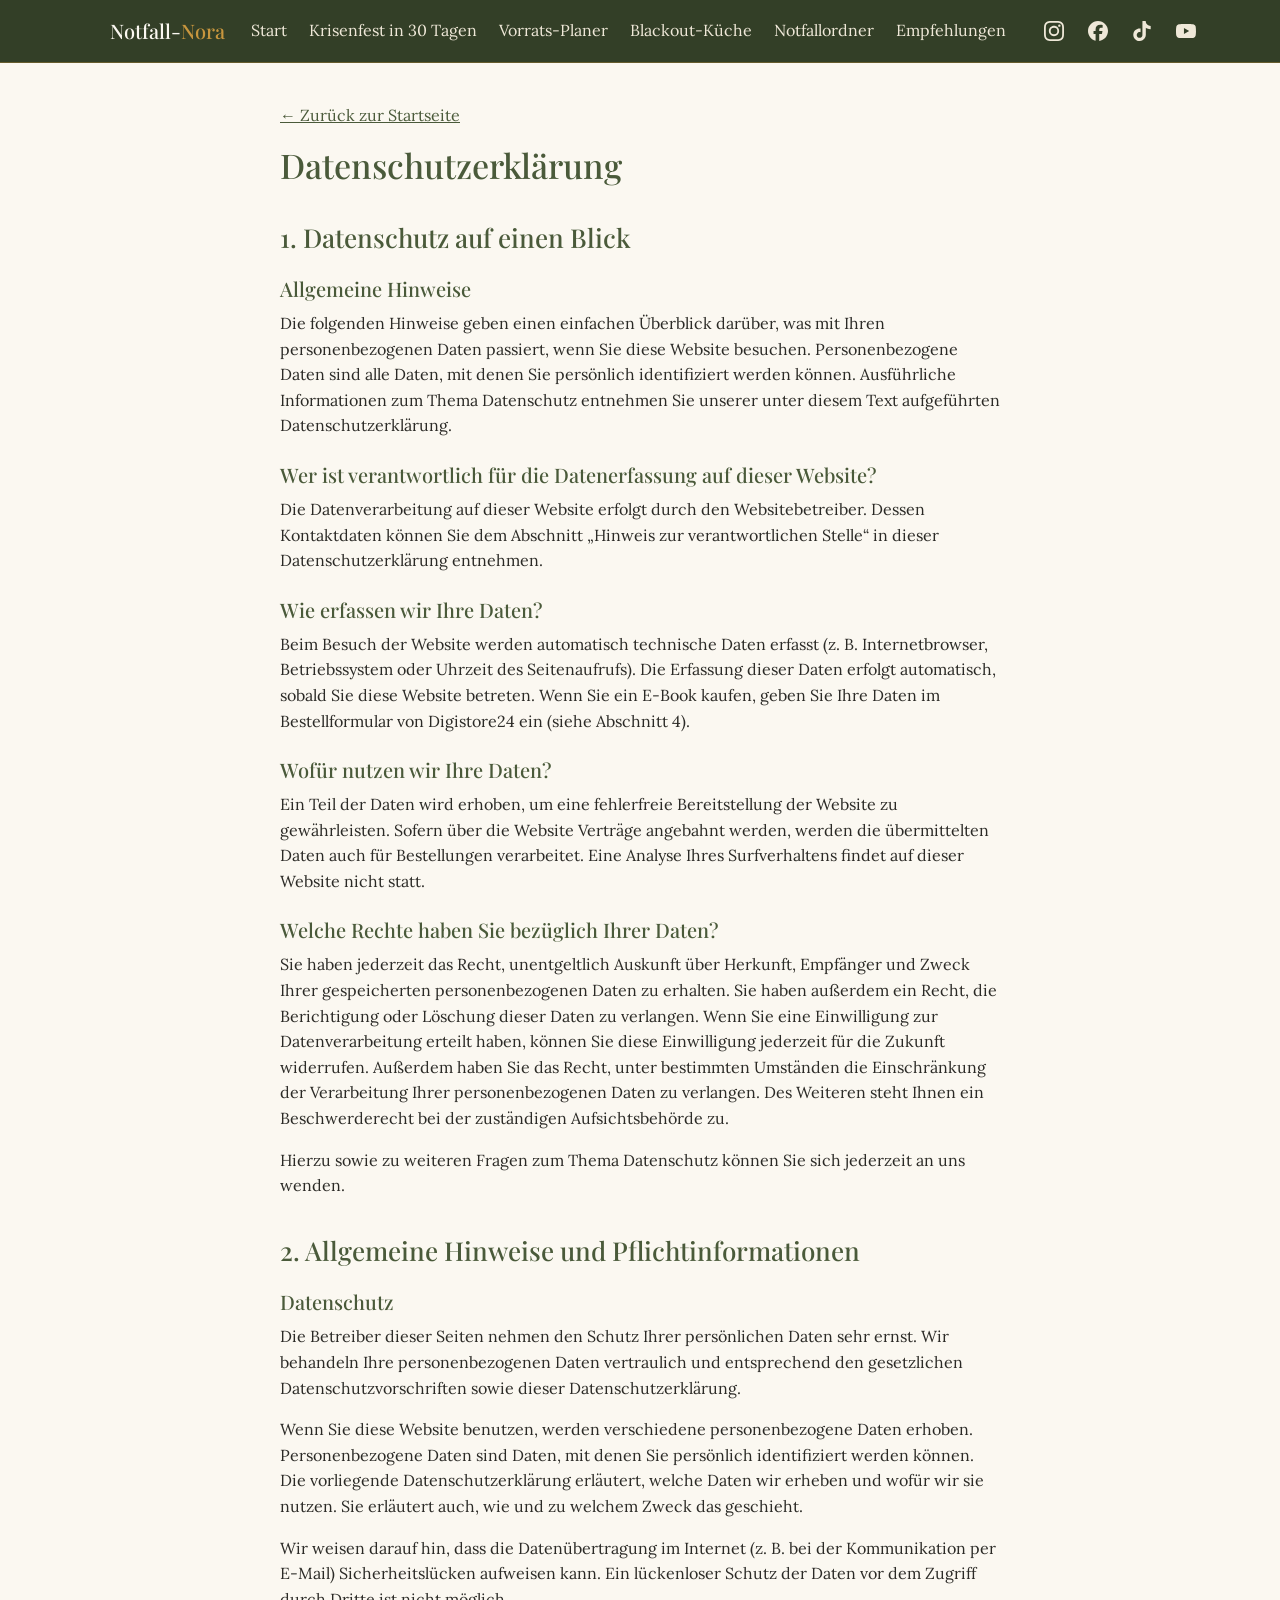
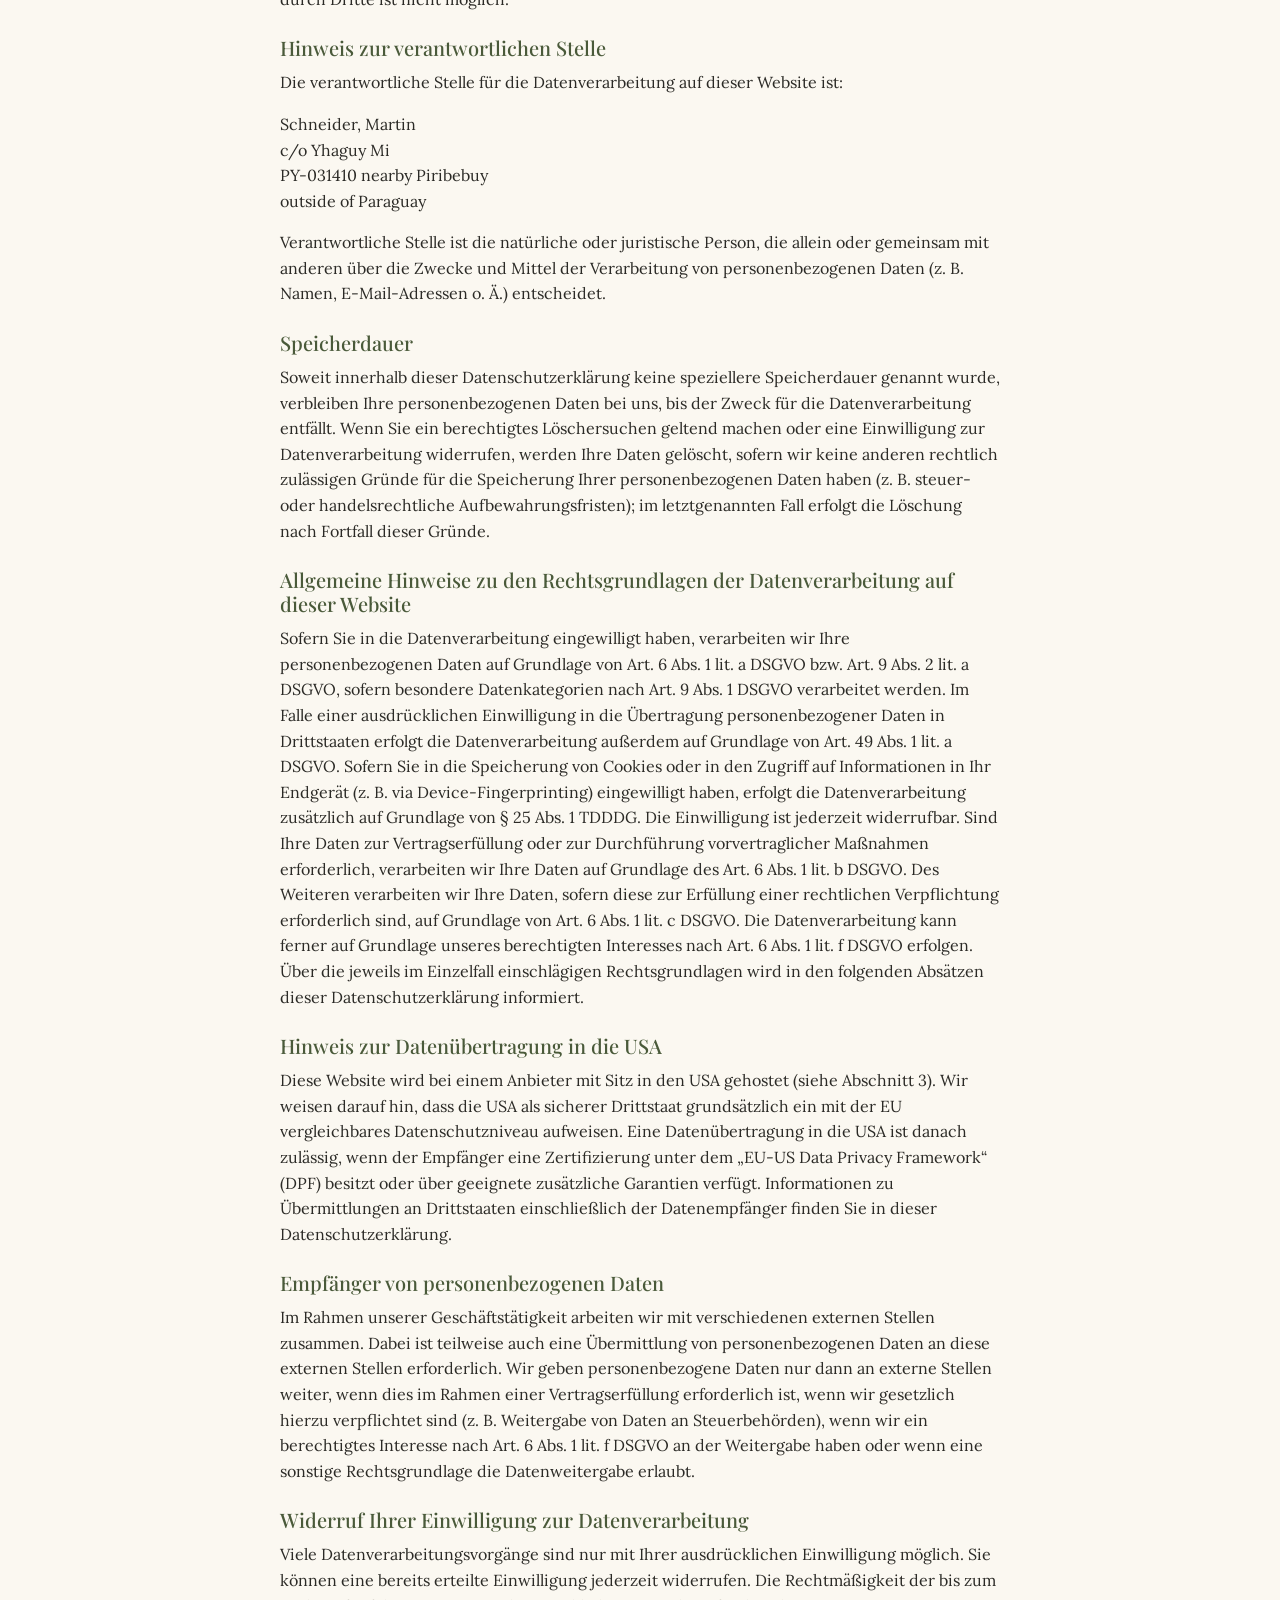
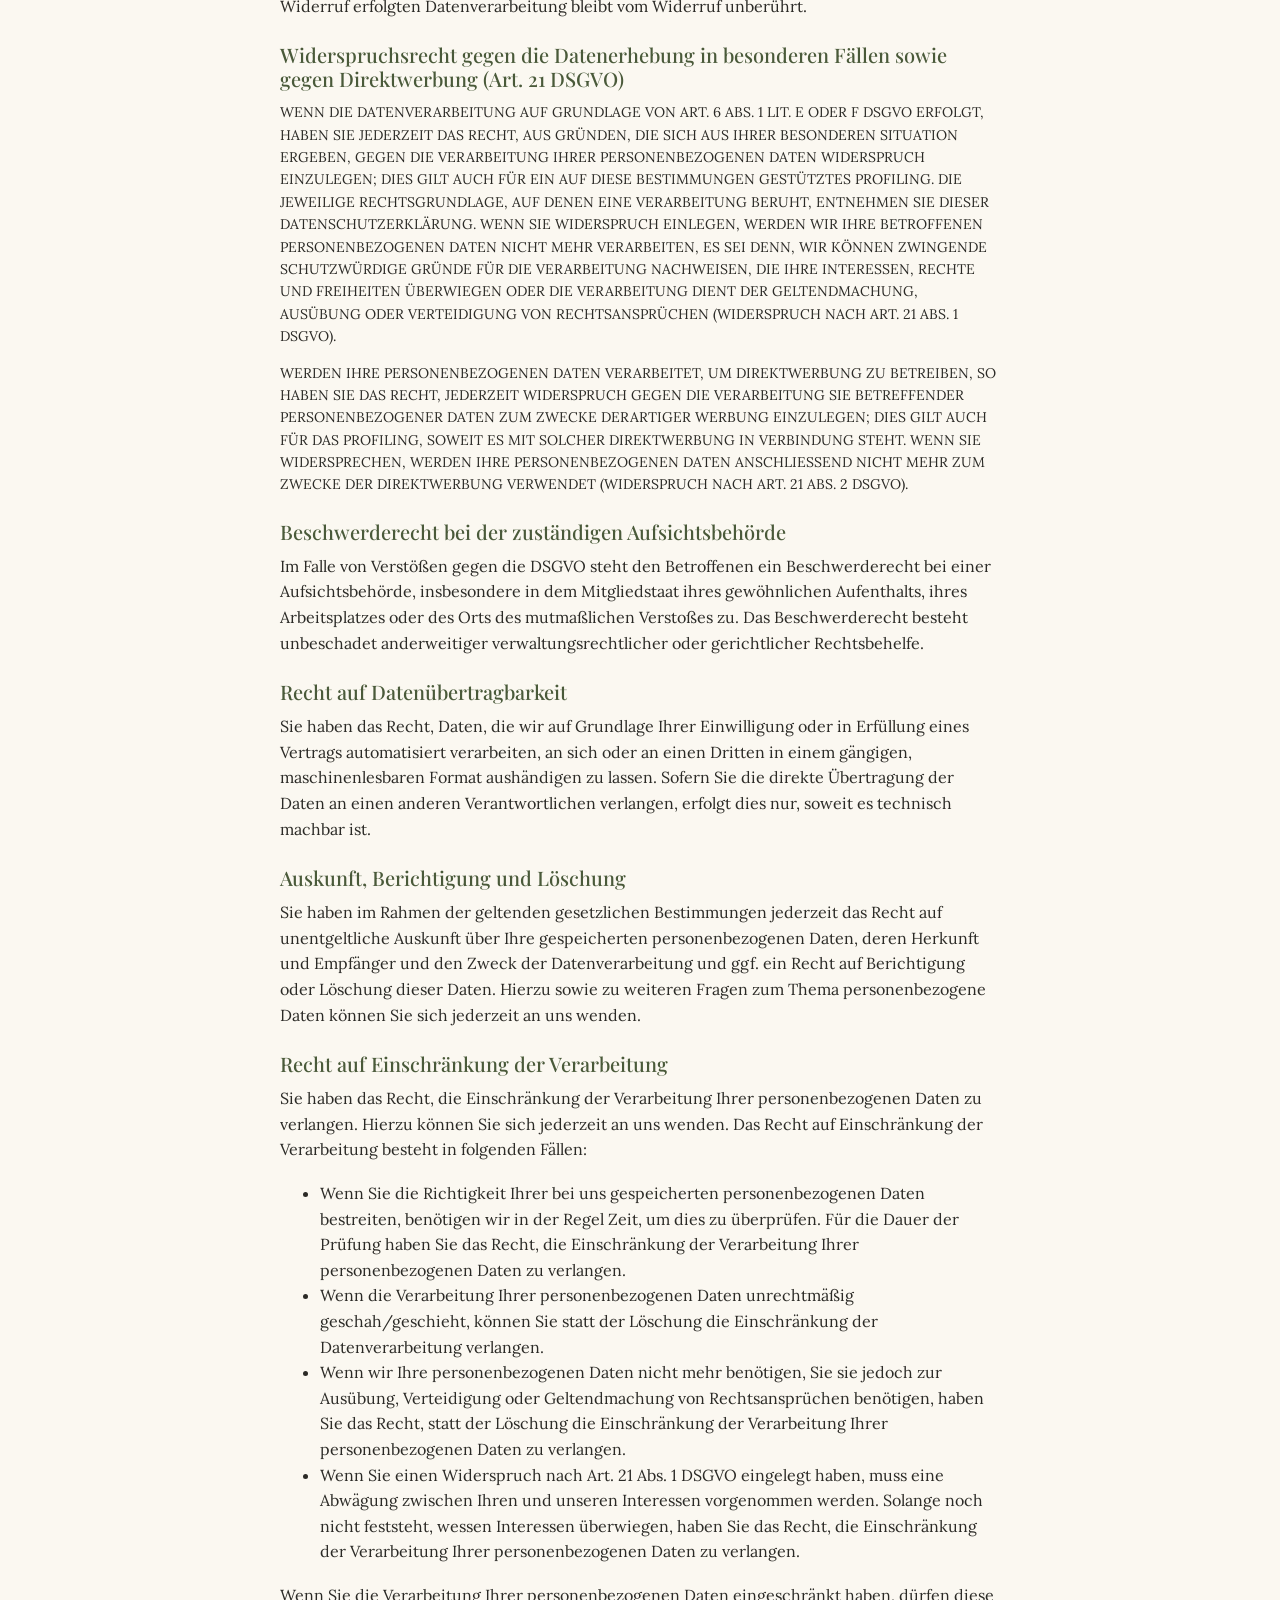
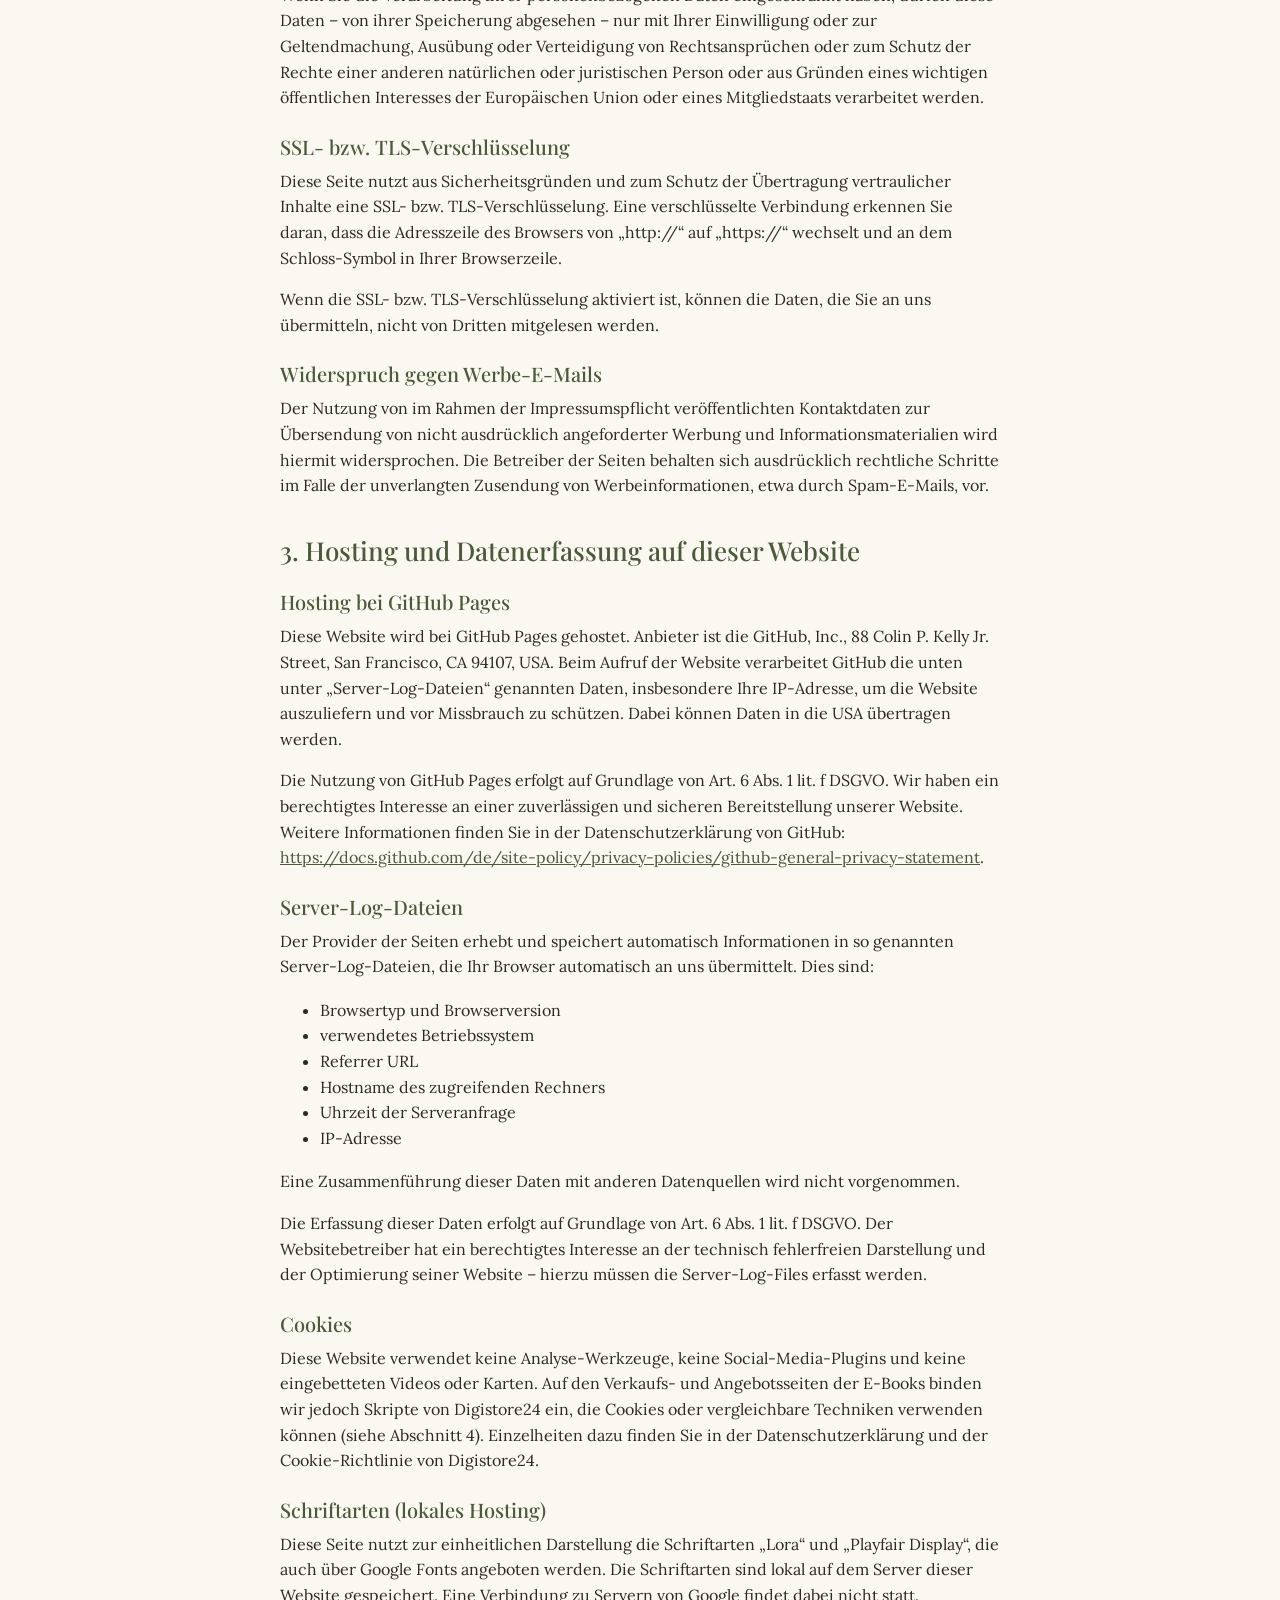
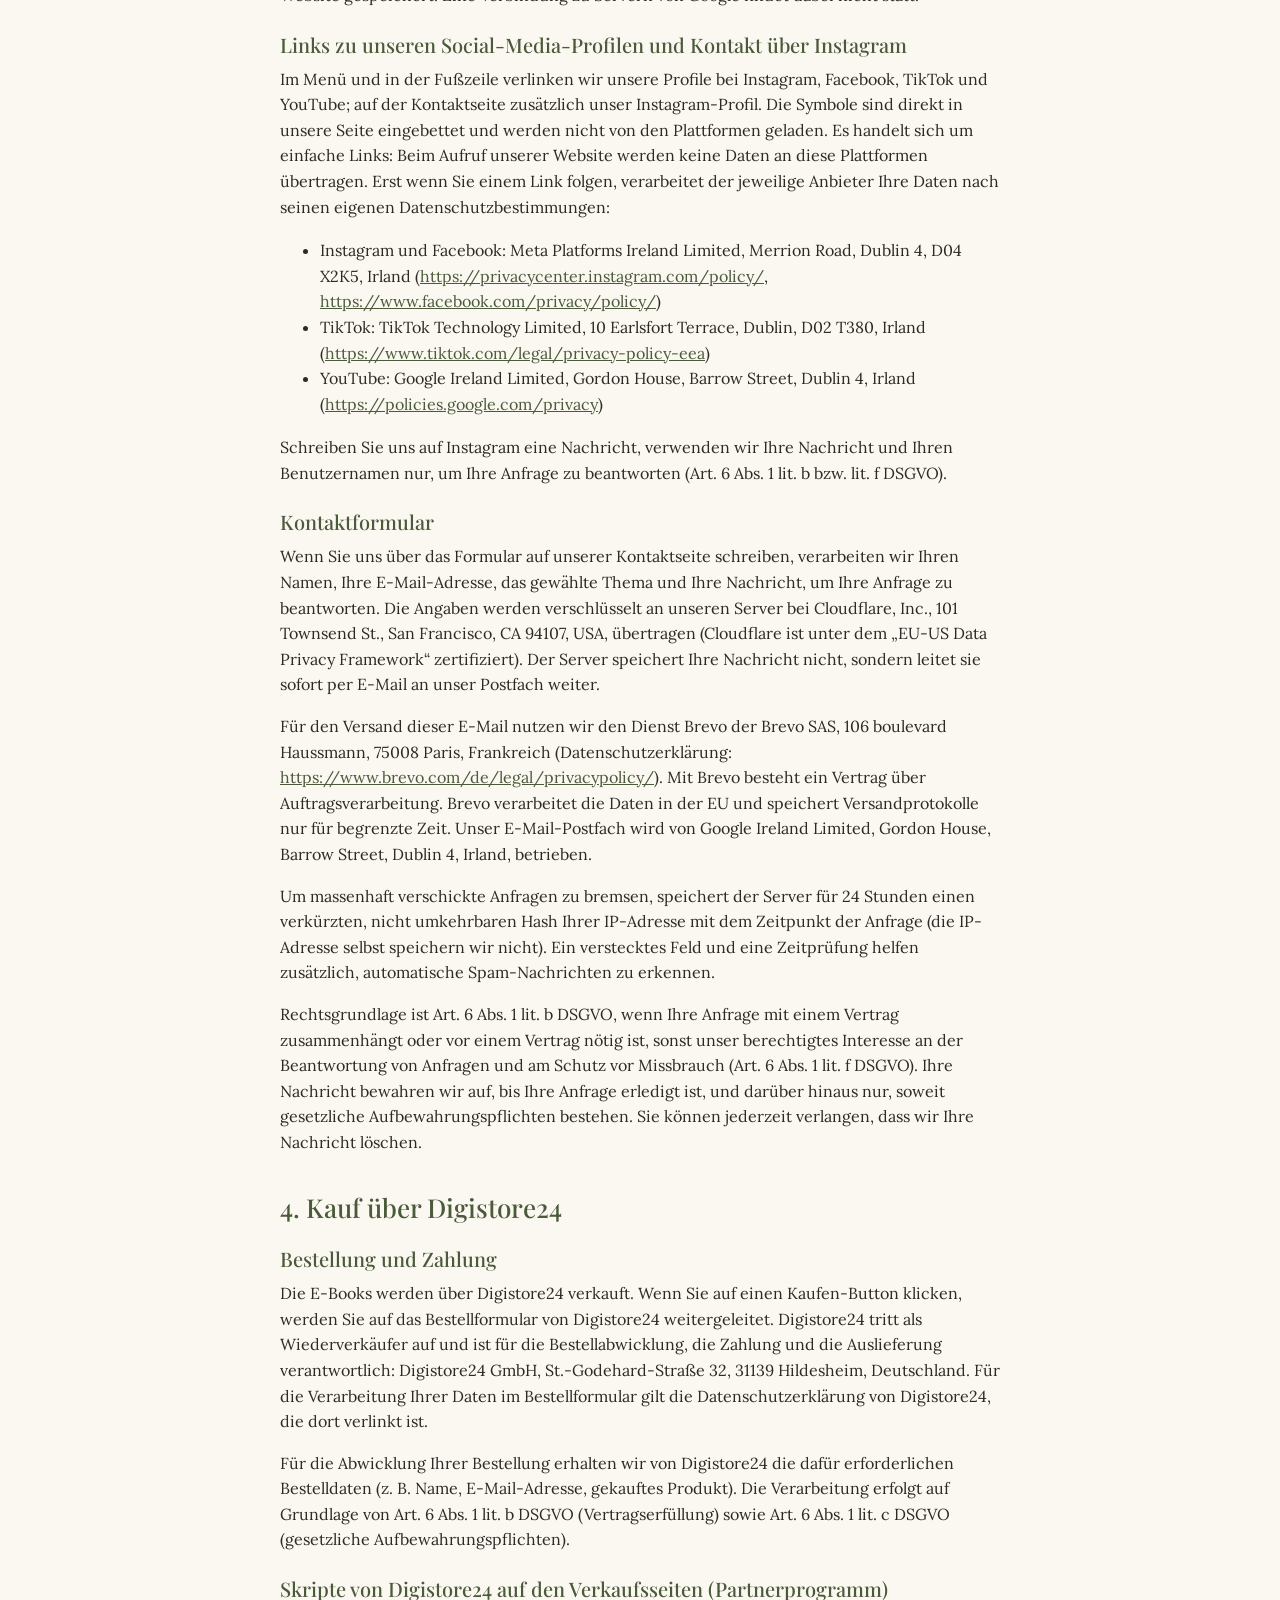
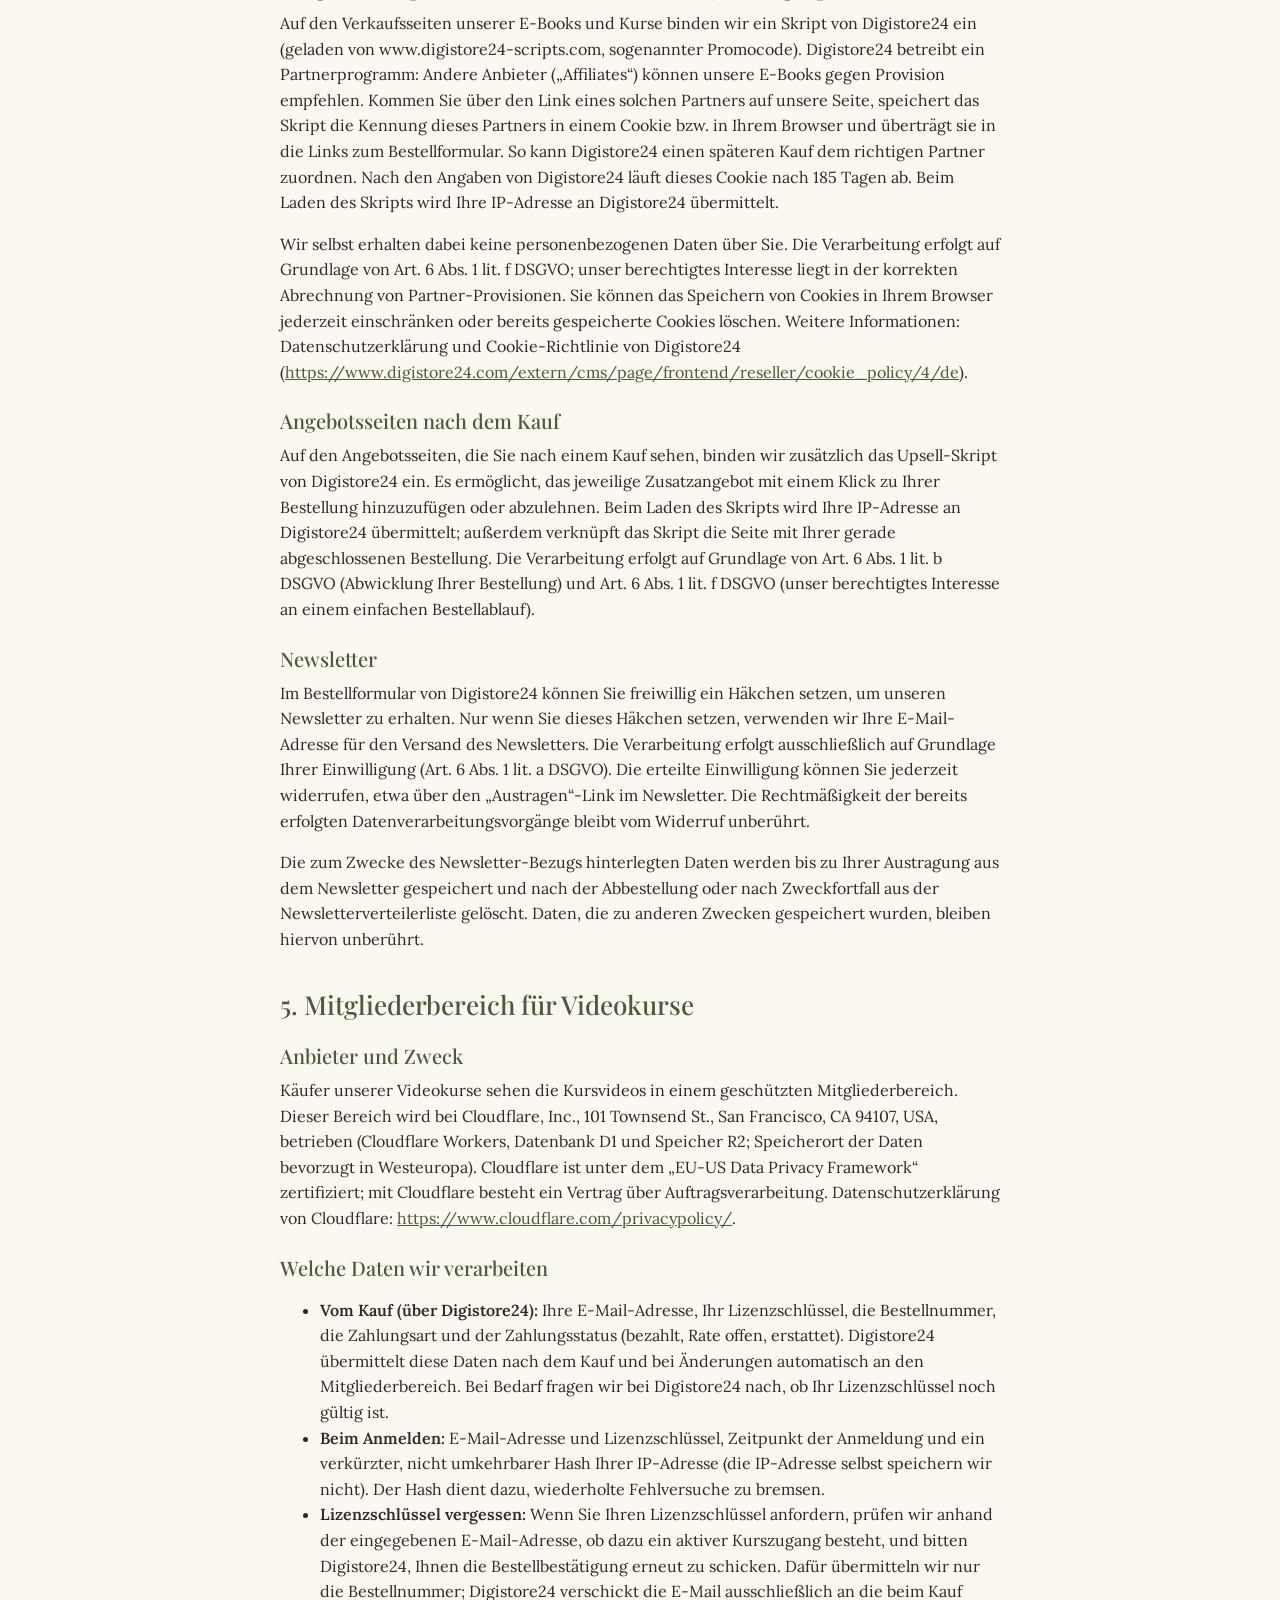
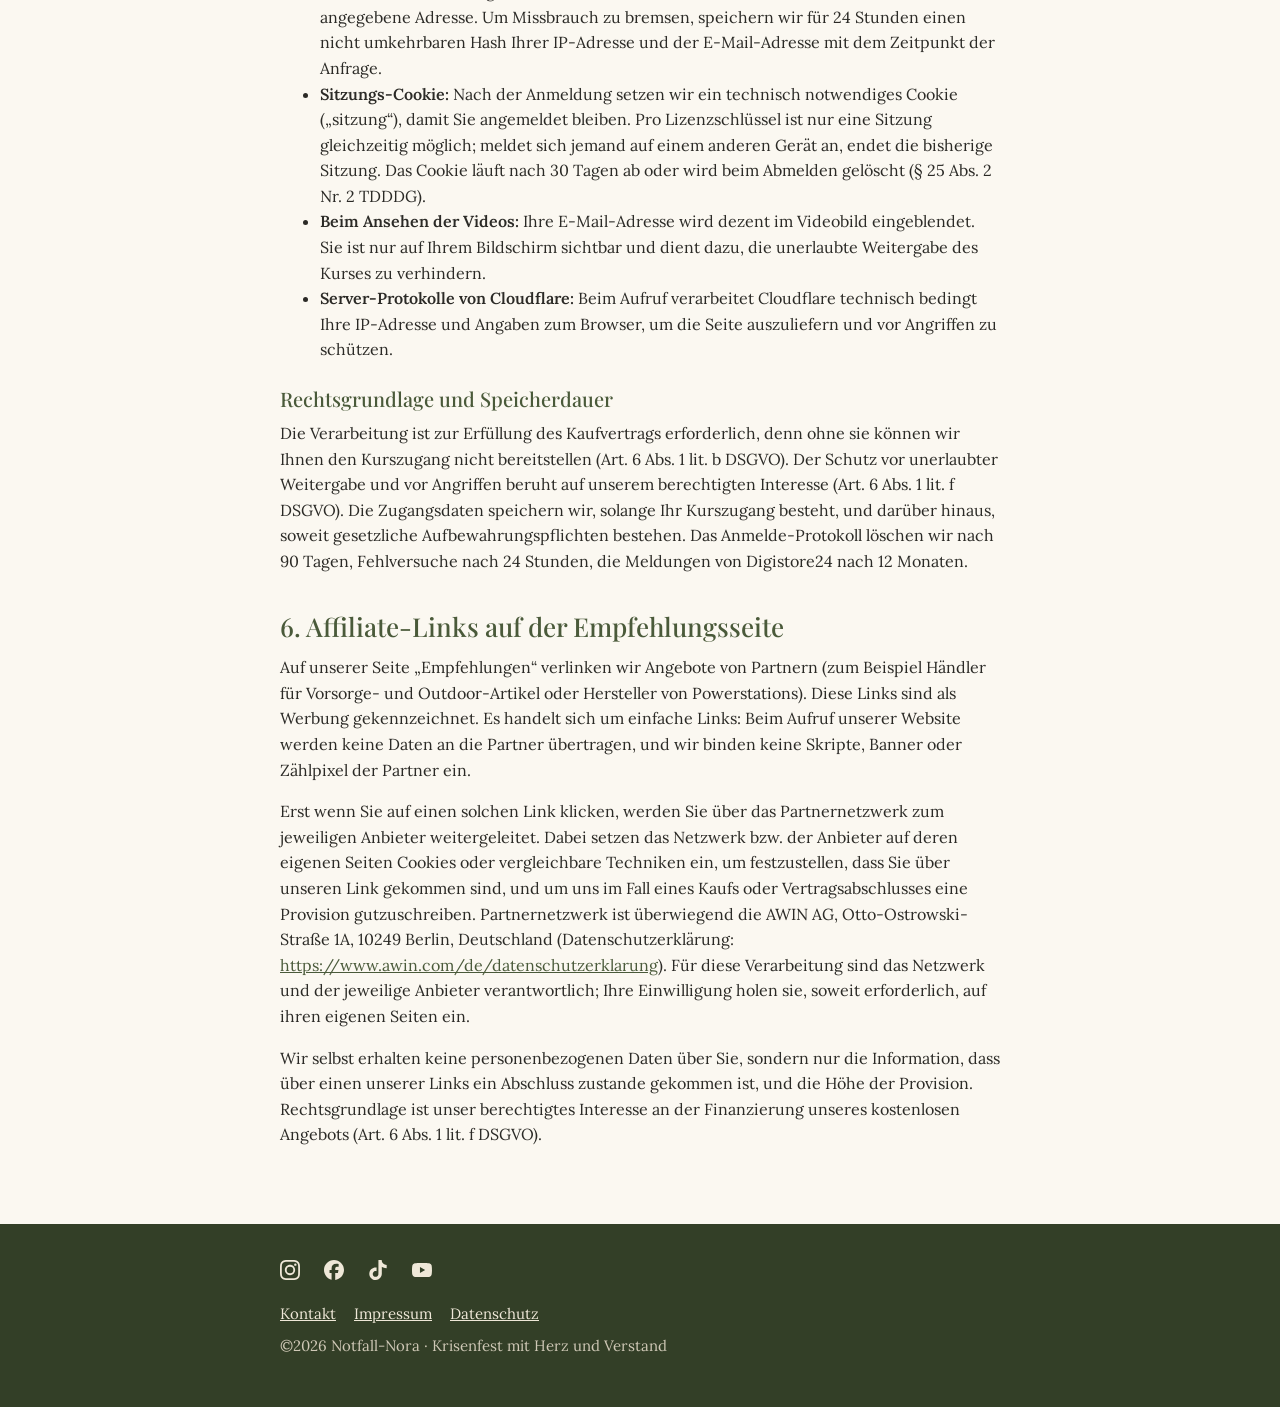
<file: datenschutz.html>
<!doctype html>
<html lang="de">
<head>
<meta charset="utf-8">
<meta name="viewport" content="width=device-width, initial-scale=1">
<meta name="robots" content="noindex">
<title>Datenschutz – Notfall-Nora</title>
<link rel="stylesheet" href="stil.css">
<style>.einfach h2{font-size:26px;margin-top:1.4em}.einfach h3{font-size:20px;margin-top:1.2em}.einfach p,.einfach li{font-size:16px}.gross{font-size:14px !important}</style>
</head>
<body>
<!-- MENUE:START -->
<header class="leiste">
  <div class="leiste-innen">
    <a class="logo" href="index.html">Notfall-<span>Nora</span></a>
    <button class="menue-knopf" type="button" aria-expanded="false" aria-controls="hauptmenue"><svg viewBox="0 0 24 24" aria-hidden="true"><path class="auf" d="M3 6h18M3 12h18M3 18h18" stroke="currentColor" stroke-width="2" stroke-linecap="round"/><path class="zu" d="M6 6l12 12M18 6L6 18" stroke="currentColor" stroke-width="2" stroke-linecap="round"/></svg><span>Menü</span></button>
    <nav class="menue" id="hauptmenue" aria-label="Hauptmenü">
      <ul class="menue-liste"><li><a href="index.html">Start</a></li><li><a href="krisenfest.html">Krisenfest in 30 Tagen</a></li><li><a href="vorrats-planer.html">Vorrats-Planer</a></li><li><a href="blackout-kueche.html">Blackout-Küche</a></li><li><a href="notfallordner.html">Notfallordner</a></li><li><a href="empfehlungen.html">Empfehlungen</a></li></ul>
      <ul class="sozial"><li><a href="https://www.instagram.com/notfallnora/" target="_blank" rel="noopener" aria-label="Notfall-Nora auf Instagram" title="Instagram"><svg viewBox="0 0 24 24" aria-hidden="true" focusable="false"><path d="M7.0301.084c-1.2768.0602-2.1487.264-2.911.5634-.7888.3075-1.4575.72-2.1228 1.3877-.6652.6677-1.075 1.3368-1.3802 2.127-.2954.7638-.4956 1.6365-.552 2.914-.0564 1.2775-.0689 1.6882-.0626 4.947.0062 3.2586.0206 3.6671.0825 4.9473.061 1.2765.264 2.1482.5635 2.9107.308.7889.72 1.4573 1.388 2.1228.6679.6655 1.3365 1.0743 2.1285 1.38.7632.295 1.6361.4961 2.9134.552 1.2773.056 1.6884.069 4.9462.0627 3.2578-.0062 3.668-.0207 4.9478-.0814 1.28-.0607 2.147-.2652 2.9098-.5633.7889-.3086 1.4578-.72 2.1228-1.3881.665-.6682 1.0745-1.3378 1.3795-2.1284.2957-.7632.4966-1.636.552-2.9124.056-1.2809.0692-1.6898.063-4.948-.0063-3.2583-.021-3.6668-.0817-4.9465-.0607-1.2797-.264-2.1487-.5633-2.9117-.3084-.7889-.72-1.4568-1.3876-2.1228C21.2982 1.33 20.628.9208 19.8378.6165 19.074.321 18.2017.1197 16.9244.0645 15.6471.0093 15.236-.005 11.977.0014 8.718.0076 8.31.0215 7.0301.0839m.1402 21.6932c-1.17-.0509-1.8053-.2453-2.2287-.408-.5606-.216-.96-.4771-1.3819-.895-.422-.4178-.6811-.8186-.9-1.378-.1644-.4234-.3624-1.058-.4171-2.228-.0595-1.2645-.072-1.6442-.079-4.848-.007-3.2037.0053-3.583.0607-4.848.05-1.169.2456-1.805.408-2.2282.216-.5613.4762-.96.895-1.3816.4188-.4217.8184-.6814 1.3783-.9003.423-.1651 1.0575-.3614 2.227-.4171 1.2655-.06 1.6447-.072 4.848-.079 3.2033-.007 3.5835.005 4.8495.0608 1.169.0508 1.8053.2445 2.228.408.5608.216.96.4754 1.3816.895.4217.4194.6816.8176.9005 1.3787.1653.4217.3617 1.056.4169 2.2263.0602 1.2655.0739 1.645.0796 4.848.0058 3.203-.0055 3.5834-.061 4.848-.051 1.17-.245 1.8055-.408 2.2294-.216.5604-.4763.96-.8954 1.3814-.419.4215-.8181.6811-1.3783.9-.4224.1649-1.0577.3617-2.2262.4174-1.2656.0595-1.6448.072-4.8493.079-3.2045.007-3.5825-.006-4.848-.0608M16.953 5.5864A1.44 1.44 0 1 0 18.39 4.144a1.44 1.44 0 0 0-1.437 1.4424M5.8385 12.012c.0067 3.4032 2.7706 6.1557 6.173 6.1493 3.4026-.0065 6.157-2.7701 6.1506-6.1733-.0065-3.4032-2.771-6.1565-6.174-6.1498-3.403.0067-6.156 2.771-6.1496 6.1738M8 12.0077a4 4 0 1 1 4.008 3.9921A3.9996 3.9996 0 0 1 8 12.0077"/></svg></a></li><li><a href="https://www.facebook.com/notfallnora" target="_blank" rel="noopener" aria-label="Notfall-Nora auf Facebook" title="Facebook"><svg viewBox="0 0 24 24" aria-hidden="true" focusable="false"><path d="M9.101 23.691v-7.98H6.627v-3.667h2.474v-1.58c0-4.085 1.848-5.978 5.858-5.978.401 0 .955.042 1.468.103a8.68 8.68 0 0 1 1.141.195v3.325a8.623 8.623 0 0 0-.653-.036 26.805 26.805 0 0 0-.733-.009c-.707 0-1.259.096-1.675.309a1.686 1.686 0 0 0-.679.622c-.258.42-.374.995-.374 1.752v1.297h3.919l-.386 2.103-.287 1.564h-3.246v8.245C19.396 23.238 24 18.179 24 12.044c0-6.627-5.373-12-12-12s-12 5.373-12 12c0 5.628 3.874 10.35 9.101 11.647Z"/></svg></a></li><li><a href="https://www.tiktok.com/@notfallnora" target="_blank" rel="noopener" aria-label="Notfall-Nora auf TikTok" title="TikTok"><svg viewBox="0 0 24 24" aria-hidden="true" focusable="false"><path d="M12.525.02c1.31-.02 2.61-.01 3.91-.02.08 1.53.63 3.09 1.75 4.17 1.12 1.11 2.7 1.62 4.24 1.79v4.03c-1.44-.05-2.89-.35-4.2-.97-.57-.26-1.1-.59-1.62-.93-.01 2.92.01 5.84-.02 8.75-.08 1.4-.54 2.79-1.35 3.94-1.31 1.92-3.58 3.17-5.91 3.21-1.43.08-2.86-.31-4.08-1.03-2.02-1.19-3.44-3.37-3.65-5.71-.02-.5-.03-1-.01-1.49.18-1.9 1.12-3.72 2.58-4.96 1.66-1.44 3.98-2.13 6.15-1.72.02 1.48-.04 2.96-.04 4.44-.99-.32-2.15-.23-3.02.37-.63.41-1.11 1.04-1.36 1.75-.21.51-.15 1.07-.14 1.61.24 1.64 1.82 3.02 3.5 2.87 1.12-.01 2.19-.66 2.77-1.61.19-.33.4-.67.41-1.06.1-1.79.06-3.57.07-5.36.01-4.03-.01-8.05.02-12.07z"/></svg></a></li><li><a href="https://www.youtube.com/@notfallnora" target="_blank" rel="noopener" aria-label="Notfall-Nora auf YouTube" title="YouTube"><svg viewBox="0 0 24 24" aria-hidden="true" focusable="false"><path d="M23.498 6.186a3.016 3.016 0 0 0-2.122-2.136C19.505 3.545 12 3.545 12 3.545s-7.505 0-9.377.505A3.017 3.017 0 0 0 .502 6.186C0 8.07 0 12 0 12s0 3.93.502 5.814a3.016 3.016 0 0 0 2.122 2.136c1.871.505 9.376.505 9.376.505s7.505 0 9.377-.505a3.015 3.015 0 0 0 2.122-2.136C24 15.93 24 12 24 12s0-3.93-.502-5.814zM9.545 15.568V8.432L15.818 12l-6.273 3.568z"/></svg></a></li></ul>
    </nav>
  </div>
</header>
<script>
(function(){var d=document.documentElement;d.className+=' js';var l=document.querySelector('.leiste'),b=l.querySelector('.menue-knopf');
function zu(){l.classList.remove('offen');b.setAttribute('aria-expanded','false');}
b.addEventListener('click',function(){var o=l.classList.toggle('offen');b.setAttribute('aria-expanded',o?'true':'false');});
document.addEventListener('keydown',function(e){if(e.key==='Escape'&&l.classList.contains('offen')){zu();b.focus();}});
l.querySelectorAll('.menue a').forEach(function(a){a.addEventListener('click',zu);});})();
</script>
<!-- MENUE:END -->
<main class="huelle einfach">
  <p><a href="index.html">← Zurück zur Startseite</a></p>
  <h1>Datenschutzerklärung</h1>

  <h2>1. Datenschutz auf einen Blick</h2>
  <h3>Allgemeine Hinweise</h3>
  <p>Die folgenden Hinweise geben einen einfachen Überblick darüber, was mit Ihren personenbezogenen Daten passiert, wenn Sie diese Website besuchen. Personenbezogene Daten sind alle Daten, mit denen Sie persönlich identifiziert werden können. Ausführliche Informationen zum Thema Datenschutz entnehmen Sie unserer unter diesem Text aufgeführten Datenschutzerklärung.</p>
  <h3>Wer ist verantwortlich für die Datenerfassung auf dieser Website?</h3>
  <p>Die Datenverarbeitung auf dieser Website erfolgt durch den Websitebetreiber. Dessen Kontaktdaten können Sie dem Abschnitt „Hinweis zur verantwortlichen Stelle“ in dieser Datenschutzerklärung entnehmen.</p>
  <h3>Wie erfassen wir Ihre Daten?</h3>
  <p>Beim Besuch der Website werden automatisch technische Daten erfasst (z. B. Internetbrowser, Betriebssystem oder Uhrzeit des Seitenaufrufs). Die Erfassung dieser Daten erfolgt automatisch, sobald Sie diese Website betreten. Wenn Sie ein E-Book kaufen, geben Sie Ihre Daten im Bestellformular von Digistore24 ein (siehe Abschnitt 4).</p>
  <h3>Wofür nutzen wir Ihre Daten?</h3>
  <p>Ein Teil der Daten wird erhoben, um eine fehlerfreie Bereitstellung der Website zu gewährleisten. Sofern über die Website Verträge angebahnt werden, werden die übermittelten Daten auch für Bestellungen verarbeitet. Eine Analyse Ihres Surfverhaltens findet auf dieser Website nicht statt.</p>
  <h3>Welche Rechte haben Sie bezüglich Ihrer Daten?</h3>
  <p>Sie haben jederzeit das Recht, unentgeltlich Auskunft über Herkunft, Empfänger und Zweck Ihrer gespeicherten personenbezogenen Daten zu erhalten. Sie haben außerdem ein Recht, die Berichtigung oder Löschung dieser Daten zu verlangen. Wenn Sie eine Einwilligung zur Datenverarbeitung erteilt haben, können Sie diese Einwilligung jederzeit für die Zukunft widerrufen. Außerdem haben Sie das Recht, unter bestimmten Umständen die Einschränkung der Verarbeitung Ihrer personenbezogenen Daten zu verlangen. Des Weiteren steht Ihnen ein Beschwerderecht bei der zuständigen Aufsichtsbehörde zu.</p>
  <p>Hierzu sowie zu weiteren Fragen zum Thema Datenschutz können Sie sich jederzeit an uns wenden.</p>

  <h2>2. Allgemeine Hinweise und Pflichtinformationen</h2>
  <h3>Datenschutz</h3>
  <p>Die Betreiber dieser Seiten nehmen den Schutz Ihrer persönlichen Daten sehr ernst. Wir behandeln Ihre personenbezogenen Daten vertraulich und entsprechend den gesetzlichen Datenschutzvorschriften sowie dieser Datenschutzerklärung.</p>
  <p>Wenn Sie diese Website benutzen, werden verschiedene personenbezogene Daten erhoben. Personenbezogene Daten sind Daten, mit denen Sie persönlich identifiziert werden können. Die vorliegende Datenschutzerklärung erläutert, welche Daten wir erheben und wofür wir sie nutzen. Sie erläutert auch, wie und zu welchem Zweck das geschieht.</p>
  <p>Wir weisen darauf hin, dass die Datenübertragung im Internet (z. B. bei der Kommunikation per E-Mail) Sicherheitslücken aufweisen kann. Ein lückenloser Schutz der Daten vor dem Zugriff durch Dritte ist nicht möglich.</p>
  <h3>Hinweis zur verantwortlichen Stelle</h3>
  <p>Die verantwortliche Stelle für die Datenverarbeitung auf dieser Website ist:</p>
  <p>Schneider, Martin<br>c/o Yhaguy Mi<br>PY-031410 nearby Piribebuy<br>outside of Paraguay</p>
  <p>Verantwortliche Stelle ist die natürliche oder juristische Person, die allein oder gemeinsam mit anderen über die Zwecke und Mittel der Verarbeitung von personenbezogenen Daten (z. B. Namen, E-Mail-Adressen o. Ä.) entscheidet.</p>
  <h3>Speicherdauer</h3>
  <p>Soweit innerhalb dieser Datenschutzerklärung keine speziellere Speicherdauer genannt wurde, verbleiben Ihre personenbezogenen Daten bei uns, bis der Zweck für die Datenverarbeitung entfällt. Wenn Sie ein berechtigtes Löschersuchen geltend machen oder eine Einwilligung zur Datenverarbeitung widerrufen, werden Ihre Daten gelöscht, sofern wir keine anderen rechtlich zulässigen Gründe für die Speicherung Ihrer personenbezogenen Daten haben (z. B. steuer- oder handelsrechtliche Aufbewahrungsfristen); im letztgenannten Fall erfolgt die Löschung nach Fortfall dieser Gründe.</p>
  <h3>Allgemeine Hinweise zu den Rechtsgrundlagen der Datenverarbeitung auf dieser Website</h3>
  <p>Sofern Sie in die Datenverarbeitung eingewilligt haben, verarbeiten wir Ihre personenbezogenen Daten auf Grundlage von Art. 6 Abs. 1 lit. a DSGVO bzw. Art. 9 Abs. 2 lit. a DSGVO, sofern besondere Datenkategorien nach Art. 9 Abs. 1 DSGVO verarbeitet werden. Im Falle einer ausdrücklichen Einwilligung in die Übertragung personenbezogener Daten in Drittstaaten erfolgt die Datenverarbeitung außerdem auf Grundlage von Art. 49 Abs. 1 lit. a DSGVO. Sofern Sie in die Speicherung von Cookies oder in den Zugriff auf Informationen in Ihr Endgerät (z. B. via Device-Fingerprinting) eingewilligt haben, erfolgt die Datenverarbeitung zusätzlich auf Grundlage von § 25 Abs. 1 TDDDG. Die Einwilligung ist jederzeit widerrufbar. Sind Ihre Daten zur Vertragserfüllung oder zur Durchführung vorvertraglicher Maßnahmen erforderlich, verarbeiten wir Ihre Daten auf Grundlage des Art. 6 Abs. 1 lit. b DSGVO. Des Weiteren verarbeiten wir Ihre Daten, sofern diese zur Erfüllung einer rechtlichen Verpflichtung erforderlich sind, auf Grundlage von Art. 6 Abs. 1 lit. c DSGVO. Die Datenverarbeitung kann ferner auf Grundlage unseres berechtigten Interesses nach Art. 6 Abs. 1 lit. f DSGVO erfolgen. Über die jeweils im Einzelfall einschlägigen Rechtsgrundlagen wird in den folgenden Absätzen dieser Datenschutzerklärung informiert.</p>
  <h3>Hinweis zur Datenübertragung in die USA</h3>
  <p>Diese Website wird bei einem Anbieter mit Sitz in den USA gehostet (siehe Abschnitt 3). Wir weisen darauf hin, dass die USA als sicherer Drittstaat grundsätzlich ein mit der EU vergleichbares Datenschutzniveau aufweisen. Eine Datenübertragung in die USA ist danach zulässig, wenn der Empfänger eine Zertifizierung unter dem „EU-US Data Privacy Framework“ (DPF) besitzt oder über geeignete zusätzliche Garantien verfügt. Informationen zu Übermittlungen an Drittstaaten einschließlich der Datenempfänger finden Sie in dieser Datenschutzerklärung.</p>
  <h3>Empfänger von personenbezogenen Daten</h3>
  <p>Im Rahmen unserer Geschäftstätigkeit arbeiten wir mit verschiedenen externen Stellen zusammen. Dabei ist teilweise auch eine Übermittlung von personenbezogenen Daten an diese externen Stellen erforderlich. Wir geben personenbezogene Daten nur dann an externe Stellen weiter, wenn dies im Rahmen einer Vertragserfüllung erforderlich ist, wenn wir gesetzlich hierzu verpflichtet sind (z. B. Weitergabe von Daten an Steuerbehörden), wenn wir ein berechtigtes Interesse nach Art. 6 Abs. 1 lit. f DSGVO an der Weitergabe haben oder wenn eine sonstige Rechtsgrundlage die Datenweitergabe erlaubt.</p>
  <h3>Widerruf Ihrer Einwilligung zur Datenverarbeitung</h3>
  <p>Viele Datenverarbeitungsvorgänge sind nur mit Ihrer ausdrücklichen Einwilligung möglich. Sie können eine bereits erteilte Einwilligung jederzeit widerrufen. Die Rechtmäßigkeit der bis zum Widerruf erfolgten Datenverarbeitung bleibt vom Widerruf unberührt.</p>
  <h3>Widerspruchsrecht gegen die Datenerhebung in besonderen Fällen sowie gegen Direktwerbung (Art. 21 DSGVO)</h3>
  <p class="gross">WENN DIE DATENVERARBEITUNG AUF GRUNDLAGE VON ART. 6 ABS. 1 LIT. E ODER F DSGVO ERFOLGT, HABEN SIE JEDERZEIT DAS RECHT, AUS GRÜNDEN, DIE SICH AUS IHRER BESONDEREN SITUATION ERGEBEN, GEGEN DIE VERARBEITUNG IHRER PERSONENBEZOGENEN DATEN WIDERSPRUCH EINZULEGEN; DIES GILT AUCH FÜR EIN AUF DIESE BESTIMMUNGEN GESTÜTZTES PROFILING. DIE JEWEILIGE RECHTSGRUNDLAGE, AUF DENEN EINE VERARBEITUNG BERUHT, ENTNEHMEN SIE DIESER DATENSCHUTZERKLÄRUNG. WENN SIE WIDERSPRUCH EINLEGEN, WERDEN WIR IHRE BETROFFENEN PERSONENBEZOGENEN DATEN NICHT MEHR VERARBEITEN, ES SEI DENN, WIR KÖNNEN ZWINGENDE SCHUTZWÜRDIGE GRÜNDE FÜR DIE VERARBEITUNG NACHWEISEN, DIE IHRE INTERESSEN, RECHTE UND FREIHEITEN ÜBERWIEGEN ODER DIE VERARBEITUNG DIENT DER GELTENDMACHUNG, AUSÜBUNG ODER VERTEIDIGUNG VON RECHTSANSPRÜCHEN (WIDERSPRUCH NACH ART. 21 ABS. 1 DSGVO).</p>
  <p class="gross">WERDEN IHRE PERSONENBEZOGENEN DATEN VERARBEITET, UM DIREKTWERBUNG ZU BETREIBEN, SO HABEN SIE DAS RECHT, JEDERZEIT WIDERSPRUCH GEGEN DIE VERARBEITUNG SIE BETREFFENDER PERSONENBEZOGENER DATEN ZUM ZWECKE DERARTIGER WERBUNG EINZULEGEN; DIES GILT AUCH FÜR DAS PROFILING, SOWEIT ES MIT SOLCHER DIREKTWERBUNG IN VERBINDUNG STEHT. WENN SIE WIDERSPRECHEN, WERDEN IHRE PERSONENBEZOGENEN DATEN ANSCHLIESSEND NICHT MEHR ZUM ZWECKE DER DIREKTWERBUNG VERWENDET (WIDERSPRUCH NACH ART. 21 ABS. 2 DSGVO).</p>
  <h3>Beschwerderecht bei der zuständigen Aufsichtsbehörde</h3>
  <p>Im Falle von Verstößen gegen die DSGVO steht den Betroffenen ein Beschwerderecht bei einer Aufsichtsbehörde, insbesondere in dem Mitgliedstaat ihres gewöhnlichen Aufenthalts, ihres Arbeitsplatzes oder des Orts des mutmaßlichen Verstoßes zu. Das Beschwerderecht besteht unbeschadet anderweitiger verwaltungsrechtlicher oder gerichtlicher Rechtsbehelfe.</p>
  <h3>Recht auf Datenübertragbarkeit</h3>
  <p>Sie haben das Recht, Daten, die wir auf Grundlage Ihrer Einwilligung oder in Erfüllung eines Vertrags automatisiert verarbeiten, an sich oder an einen Dritten in einem gängigen, maschinenlesbaren Format aushändigen zu lassen. Sofern Sie die direkte Übertragung der Daten an einen anderen Verantwortlichen verlangen, erfolgt dies nur, soweit es technisch machbar ist.</p>
  <h3>Auskunft, Berichtigung und Löschung</h3>
  <p>Sie haben im Rahmen der geltenden gesetzlichen Bestimmungen jederzeit das Recht auf unentgeltliche Auskunft über Ihre gespeicherten personenbezogenen Daten, deren Herkunft und Empfänger und den Zweck der Datenverarbeitung und ggf. ein Recht auf Berichtigung oder Löschung dieser Daten. Hierzu sowie zu weiteren Fragen zum Thema personenbezogene Daten können Sie sich jederzeit an uns wenden.</p>
  <h3>Recht auf Einschränkung der Verarbeitung</h3>
  <p>Sie haben das Recht, die Einschränkung der Verarbeitung Ihrer personenbezogenen Daten zu verlangen. Hierzu können Sie sich jederzeit an uns wenden. Das Recht auf Einschränkung der Verarbeitung besteht in folgenden Fällen:</p>
  <ul>
    <li>Wenn Sie die Richtigkeit Ihrer bei uns gespeicherten personenbezogenen Daten bestreiten, benötigen wir in der Regel Zeit, um dies zu überprüfen. Für die Dauer der Prüfung haben Sie das Recht, die Einschränkung der Verarbeitung Ihrer personenbezogenen Daten zu verlangen.</li>
    <li>Wenn die Verarbeitung Ihrer personenbezogenen Daten unrechtmäßig geschah/geschieht, können Sie statt der Löschung die Einschränkung der Datenverarbeitung verlangen.</li>
    <li>Wenn wir Ihre personenbezogenen Daten nicht mehr benötigen, Sie sie jedoch zur Ausübung, Verteidigung oder Geltendmachung von Rechtsansprüchen benötigen, haben Sie das Recht, statt der Löschung die Einschränkung der Verarbeitung Ihrer personenbezogenen Daten zu verlangen.</li>
    <li>Wenn Sie einen Widerspruch nach Art. 21 Abs. 1 DSGVO eingelegt haben, muss eine Abwägung zwischen Ihren und unseren Interessen vorgenommen werden. Solange noch nicht feststeht, wessen Interessen überwiegen, haben Sie das Recht, die Einschränkung der Verarbeitung Ihrer personenbezogenen Daten zu verlangen.</li>
  </ul>
  <p>Wenn Sie die Verarbeitung Ihrer personenbezogenen Daten eingeschränkt haben, dürfen diese Daten – von ihrer Speicherung abgesehen – nur mit Ihrer Einwilligung oder zur Geltendmachung, Ausübung oder Verteidigung von Rechtsansprüchen oder zum Schutz der Rechte einer anderen natürlichen oder juristischen Person oder aus Gründen eines wichtigen öffentlichen Interesses der Europäischen Union oder eines Mitgliedstaats verarbeitet werden.</p>
  <h3>SSL- bzw. TLS-Verschlüsselung</h3>
  <p>Diese Seite nutzt aus Sicherheitsgründen und zum Schutz der Übertragung vertraulicher Inhalte eine SSL- bzw. TLS-Verschlüsselung. Eine verschlüsselte Verbindung erkennen Sie daran, dass die Adresszeile des Browsers von „http://“ auf „https://“ wechselt und an dem Schloss-Symbol in Ihrer Browserzeile.</p>
  <p>Wenn die SSL- bzw. TLS-Verschlüsselung aktiviert ist, können die Daten, die Sie an uns übermitteln, nicht von Dritten mitgelesen werden.</p>
  <h3>Widerspruch gegen Werbe-E-Mails</h3>
  <p>Der Nutzung von im Rahmen der Impressumspflicht veröffentlichten Kontaktdaten zur Übersendung von nicht ausdrücklich angeforderter Werbung und Informationsmaterialien wird hiermit widersprochen. Die Betreiber der Seiten behalten sich ausdrücklich rechtliche Schritte im Falle der unverlangten Zusendung von Werbeinformationen, etwa durch Spam-E-Mails, vor.</p>

  <h2>3. Hosting und Datenerfassung auf dieser Website</h2>
  <h3>Hosting bei GitHub Pages</h3>
  <p>Diese Website wird bei GitHub Pages gehostet. Anbieter ist die GitHub, Inc., 88 Colin P. Kelly Jr. Street, San Francisco, CA 94107, USA. Beim Aufruf der Website verarbeitet GitHub die unten unter „Server-Log-Dateien“ genannten Daten, insbesondere Ihre IP-Adresse, um die Website auszuliefern und vor Missbrauch zu schützen. Dabei können Daten in die USA übertragen werden.</p>
  <p>Die Nutzung von GitHub Pages erfolgt auf Grundlage von Art. 6 Abs. 1 lit. f DSGVO. Wir haben ein berechtigtes Interesse an einer zuverlässigen und sicheren Bereitstellung unserer Website. Weitere Informationen finden Sie in der Datenschutzerklärung von GitHub: <a href="https://docs.github.com/de/site-policy/privacy-policies/github-general-privacy-statement">https://docs.github.com/de/site-policy/privacy-policies/github-general-privacy-statement</a>.</p>
  <h3>Server-Log-Dateien</h3>
  <p>Der Provider der Seiten erhebt und speichert automatisch Informationen in so genannten Server-Log-Dateien, die Ihr Browser automatisch an uns übermittelt. Dies sind:</p>
  <ul>
    <li>Browsertyp und Browserversion</li>
    <li>verwendetes Betriebssystem</li>
    <li>Referrer URL</li>
    <li>Hostname des zugreifenden Rechners</li>
    <li>Uhrzeit der Serveranfrage</li>
    <li>IP-Adresse</li>
  </ul>
  <p>Eine Zusammenführung dieser Daten mit anderen Datenquellen wird nicht vorgenommen.</p>
  <p>Die Erfassung dieser Daten erfolgt auf Grundlage von Art. 6 Abs. 1 lit. f DSGVO. Der Websitebetreiber hat ein berechtigtes Interesse an der technisch fehlerfreien Darstellung und der Optimierung seiner Website – hierzu müssen die Server-Log-Files erfasst werden.</p>
  <h3>Cookies</h3>
  <p>Diese Website verwendet keine Analyse-Werkzeuge, keine Social-Media-Plugins und keine eingebetteten Videos oder Karten. Auf den Verkaufs- und Angebotsseiten der E-Books binden wir jedoch Skripte von Digistore24 ein, die Cookies oder vergleichbare Techniken verwenden können (siehe Abschnitt 4). Einzelheiten dazu finden Sie in der Datenschutzerklärung und der Cookie-Richtlinie von Digistore24.</p>
  <h3>Schriftarten (lokales Hosting)</h3>
  <p>Diese Seite nutzt zur einheitlichen Darstellung die Schriftarten „Lora“ und „Playfair Display“, die auch über Google Fonts angeboten werden. Die Schriftarten sind lokal auf dem Server dieser Website gespeichert. Eine Verbindung zu Servern von Google findet dabei nicht statt.</p>

  <h3>Links zu unseren Social-Media-Profilen und Kontakt über Instagram</h3>
  <p>Im Menü und in der Fußzeile verlinken wir unsere Profile bei Instagram, Facebook, TikTok und YouTube; auf der Kontaktseite zusätzlich unser Instagram-Profil. Die Symbole sind direkt in unsere Seite eingebettet und werden nicht von den Plattformen geladen. Es handelt sich um einfache Links: Beim Aufruf unserer Website werden keine Daten an diese Plattformen übertragen. Erst wenn Sie einem Link folgen, verarbeitet der jeweilige Anbieter Ihre Daten nach seinen eigenen Datenschutzbestimmungen:</p>
  <ul>
    <li>Instagram und Facebook: Meta Platforms Ireland Limited, Merrion Road, Dublin 4, D04 X2K5, Irland (<a href="https://privacycenter.instagram.com/policy/">https://privacycenter.instagram.com/policy/</a>, <a href="https://www.facebook.com/privacy/policy/">https://www.facebook.com/privacy/policy/</a>)</li>
    <li>TikTok: TikTok Technology Limited, 10 Earlsfort Terrace, Dublin, D02 T380, Irland (<a href="https://www.tiktok.com/legal/privacy-policy-eea">https://www.tiktok.com/legal/privacy-policy-eea</a>)</li>
    <li>YouTube: Google Ireland Limited, Gordon House, Barrow Street, Dublin 4, Irland (<a href="https://policies.google.com/privacy">https://policies.google.com/privacy</a>)</li>
  </ul>
  <p>Schreiben Sie uns auf Instagram eine Nachricht, verwenden wir Ihre Nachricht und Ihren Benutzernamen nur, um Ihre Anfrage zu beantworten (Art. 6 Abs. 1 lit. b bzw. lit. f DSGVO).</p>
  <h3 id="kontaktformular">Kontaktformular</h3>
  <p>Wenn Sie uns über das Formular auf unserer Kontaktseite schreiben, verarbeiten wir Ihren Namen, Ihre E-Mail-Adresse, das gewählte Thema und Ihre Nachricht, um Ihre Anfrage zu beantworten. Die Angaben werden verschlüsselt an unseren Server bei Cloudflare, Inc., 101 Townsend St., San Francisco, CA 94107, USA, übertragen (Cloudflare ist unter dem „EU-US Data Privacy Framework“ zertifiziert). Der Server speichert Ihre Nachricht nicht, sondern leitet sie sofort per E-Mail an unser Postfach weiter.</p>
  <p>Für den Versand dieser E-Mail nutzen wir den Dienst Brevo der Brevo SAS, 106 boulevard Haussmann, 75008 Paris, Frankreich (Datenschutzerklärung: <a href="https://www.brevo.com/de/legal/privacypolicy/">https://www.brevo.com/de/legal/privacypolicy/</a>). Mit Brevo besteht ein Vertrag über Auftragsverarbeitung. Brevo verarbeitet die Daten in der EU und speichert Versandprotokolle nur für begrenzte Zeit. Unser E-Mail-Postfach wird von Google Ireland Limited, Gordon House, Barrow Street, Dublin 4, Irland, betrieben.</p>
  <p>Um massenhaft verschickte Anfragen zu bremsen, speichert der Server für 24 Stunden einen verkürzten, nicht umkehrbaren Hash Ihrer IP-Adresse mit dem Zeitpunkt der Anfrage (die IP-Adresse selbst speichern wir nicht). Ein verstecktes Feld und eine Zeitprüfung helfen zusätzlich, automatische Spam-Nachrichten zu erkennen.</p>
  <p>Rechtsgrundlage ist Art. 6 Abs. 1 lit. b DSGVO, wenn Ihre Anfrage mit einem Vertrag zusammenhängt oder vor einem Vertrag nötig ist, sonst unser berechtigtes Interesse an der Beantwortung von Anfragen und am Schutz vor Missbrauch (Art. 6 Abs. 1 lit. f DSGVO). Ihre Nachricht bewahren wir auf, bis Ihre Anfrage erledigt ist, und darüber hinaus nur, soweit gesetzliche Aufbewahrungspflichten bestehen. Sie können jederzeit verlangen, dass wir Ihre Nachricht löschen.</p>

  <h2>4. Kauf über Digistore24</h2>
  <h3>Bestellung und Zahlung</h3>
  <p>Die E-Books werden über Digistore24 verkauft. Wenn Sie auf einen Kaufen-Button klicken, werden Sie auf das Bestellformular von Digistore24 weitergeleitet. Digistore24 tritt als Wiederverkäufer auf und ist für die Bestellabwicklung, die Zahlung und die Auslieferung verantwortlich: Digistore24 GmbH, St.-Godehard-Straße 32, 31139 Hildesheim, Deutschland. Für die Verarbeitung Ihrer Daten im Bestellformular gilt die Datenschutzerklärung von Digistore24, die dort verlinkt ist.</p>
  <p>Für die Abwicklung Ihrer Bestellung erhalten wir von Digistore24 die dafür erforderlichen Bestelldaten (z. B. Name, E-Mail-Adresse, gekauftes Produkt). Die Verarbeitung erfolgt auf Grundlage von Art. 6 Abs. 1 lit. b DSGVO (Vertragserfüllung) sowie Art. 6 Abs. 1 lit. c DSGVO (gesetzliche Aufbewahrungspflichten).</p>
  <h3>Skripte von Digistore24 auf den Verkaufsseiten (Partnerprogramm)</h3>
  <p>Auf den Verkaufsseiten unserer E-Books und Kurse binden wir ein Skript von Digistore24 ein (geladen von www.digistore24-scripts.com, sogenannter Promocode). Digistore24 betreibt ein Partnerprogramm: Andere Anbieter („Affiliates“) können unsere E-Books gegen Provision empfehlen. Kommen Sie über den Link eines solchen Partners auf unsere Seite, speichert das Skript die Kennung dieses Partners in einem Cookie bzw. in Ihrem Browser und überträgt sie in die Links zum Bestellformular. So kann Digistore24 einen späteren Kauf dem richtigen Partner zuordnen. Nach den Angaben von Digistore24 läuft dieses Cookie nach 185 Tagen ab. Beim Laden des Skripts wird Ihre IP-Adresse an Digistore24 übermittelt.</p>
  <p>Wir selbst erhalten dabei keine personenbezogenen Daten über Sie. Die Verarbeitung erfolgt auf Grundlage von Art. 6 Abs. 1 lit. f DSGVO; unser berechtigtes Interesse liegt in der korrekten Abrechnung von Partner-Provisionen. Sie können das Speichern von Cookies in Ihrem Browser jederzeit einschränken oder bereits gespeicherte Cookies löschen. Weitere Informationen: Datenschutzerklärung und Cookie-Richtlinie von Digistore24 (<a href="https://www.digistore24.com/extern/cms/page/frontend/reseller/cookie_policy/4/de">https://www.digistore24.com/extern/cms/page/frontend/reseller/cookie_policy/4/de</a>).</p>
  <h3>Angebotsseiten nach dem Kauf</h3>
  <p>Auf den Angebotsseiten, die Sie nach einem Kauf sehen, binden wir zusätzlich das Upsell-Skript von Digistore24 ein. Es ermöglicht, das jeweilige Zusatzangebot mit einem Klick zu Ihrer Bestellung hinzuzufügen oder abzulehnen. Beim Laden des Skripts wird Ihre IP-Adresse an Digistore24 übermittelt; außerdem verknüpft das Skript die Seite mit Ihrer gerade abgeschlossenen Bestellung. Die Verarbeitung erfolgt auf Grundlage von Art. 6 Abs. 1 lit. b DSGVO (Abwicklung Ihrer Bestellung) und Art. 6 Abs. 1 lit. f DSGVO (unser berechtigtes Interesse an einem einfachen Bestellablauf).</p>
  <h3>Newsletter</h3>
  <p>Im Bestellformular von Digistore24 können Sie freiwillig ein Häkchen setzen, um unseren Newsletter zu erhalten. Nur wenn Sie dieses Häkchen setzen, verwenden wir Ihre E-Mail-Adresse für den Versand des Newsletters. Die Verarbeitung erfolgt ausschließlich auf Grundlage Ihrer Einwilligung (Art. 6 Abs. 1 lit. a DSGVO). Die erteilte Einwilligung können Sie jederzeit widerrufen, etwa über den „Austragen“-Link im Newsletter. Die Rechtmäßigkeit der bereits erfolgten Datenverarbeitungsvorgänge bleibt vom Widerruf unberührt.</p>
  <p>Die zum Zwecke des Newsletter-Bezugs hinterlegten Daten werden bis zu Ihrer Austragung aus dem Newsletter gespeichert und nach der Abbestellung oder nach Zweckfortfall aus der Newsletterverteilerliste gelöscht. Daten, die zu anderen Zwecken gespeichert wurden, bleiben hiervon unberührt.</p>
  <h2>5. Mitgliederbereich für Videokurse</h2>
  <h3>Anbieter und Zweck</h3>
  <p>Käufer unserer Videokurse sehen die Kursvideos in einem geschützten Mitgliederbereich. Dieser Bereich wird bei Cloudflare, Inc., 101 Townsend St., San Francisco, CA 94107, USA, betrieben (Cloudflare Workers, Datenbank D1 und Speicher R2; Speicherort der Daten bevorzugt in Westeuropa). Cloudflare ist unter dem „EU-US Data Privacy Framework“ zertifiziert; mit Cloudflare besteht ein Vertrag über Auftragsverarbeitung. Datenschutzerklärung von Cloudflare: <a href="https://www.cloudflare.com/privacypolicy/">https://www.cloudflare.com/privacypolicy/</a>.</p>
  <h3>Welche Daten wir verarbeiten</h3>
  <ul>
    <li><strong>Vom Kauf (über Digistore24):</strong> Ihre E-Mail-Adresse, Ihr Lizenzschlüssel, die Bestellnummer, die Zahlungsart und der Zahlungsstatus (bezahlt, Rate offen, erstattet). Digistore24 übermittelt diese Daten nach dem Kauf und bei Änderungen automatisch an den Mitgliederbereich. Bei Bedarf fragen wir bei Digistore24 nach, ob Ihr Lizenzschlüssel noch gültig ist.</li>
    <li><strong>Beim Anmelden:</strong> E-Mail-Adresse und Lizenzschlüssel, Zeitpunkt der Anmeldung und ein verkürzter, nicht umkehrbarer Hash Ihrer IP-Adresse (die IP-Adresse selbst speichern wir nicht). Der Hash dient dazu, wiederholte Fehlversuche zu bremsen.</li>
    <li><strong>Lizenzschlüssel vergessen:</strong> Wenn Sie Ihren Lizenzschlüssel anfordern, prüfen wir anhand der eingegebenen E-Mail-Adresse, ob dazu ein aktiver Kurszugang besteht, und bitten Digistore24, Ihnen die Bestellbestätigung erneut zu schicken. Dafür übermitteln wir nur die Bestellnummer; Digistore24 verschickt die E-Mail ausschließlich an die beim Kauf angegebene Adresse. Um Missbrauch zu bremsen, speichern wir für 24 Stunden einen nicht umkehrbaren Hash Ihrer IP-Adresse und der E-Mail-Adresse mit dem Zeitpunkt der Anfrage.</li>
    <li><strong>Sitzungs-Cookie:</strong> Nach der Anmeldung setzen wir ein technisch notwendiges Cookie („sitzung“), damit Sie angemeldet bleiben. Pro Lizenzschlüssel ist nur eine Sitzung gleichzeitig möglich; meldet sich jemand auf einem anderen Gerät an, endet die bisherige Sitzung. Das Cookie läuft nach 30 Tagen ab oder wird beim Abmelden gelöscht (§ 25 Abs. 2 Nr. 2 TDDDG).</li>
    <li><strong>Beim Ansehen der Videos:</strong> Ihre E-Mail-Adresse wird dezent im Videobild eingeblendet. Sie ist nur auf Ihrem Bildschirm sichtbar und dient dazu, die unerlaubte Weitergabe des Kurses zu verhindern.</li>
    <li><strong>Server-Protokolle von Cloudflare:</strong> Beim Aufruf verarbeitet Cloudflare technisch bedingt Ihre IP-Adresse und Angaben zum Browser, um die Seite auszuliefern und vor Angriffen zu schützen.</li>
  </ul>
  <h3>Rechtsgrundlage und Speicherdauer</h3>
  <p>Die Verarbeitung ist zur Erfüllung des Kaufvertrags erforderlich, denn ohne sie können wir Ihnen den Kurszugang nicht bereitstellen (Art. 6 Abs. 1 lit. b DSGVO). Der Schutz vor unerlaubter Weitergabe und vor Angriffen beruht auf unserem berechtigten Interesse (Art. 6 Abs. 1 lit. f DSGVO). Die Zugangsdaten speichern wir, solange Ihr Kurszugang besteht, und darüber hinaus, soweit gesetzliche Aufbewahrungspflichten bestehen. Das Anmelde-Protokoll löschen wir nach 90 Tagen, Fehlversuche nach 24 Stunden, die Meldungen von Digistore24 nach 12 Monaten.</p>
  <h2>6. Affiliate-Links auf der Empfehlungsseite</h2>
  <p>Auf unserer Seite „Empfehlungen“ verlinken wir Angebote von Partnern (zum Beispiel Händler für Vorsorge- und Outdoor-Artikel oder Hersteller von Powerstations). Diese Links sind als Werbung gekennzeichnet. Es handelt sich um einfache Links: Beim Aufruf unserer Website werden keine Daten an die Partner übertragen, und wir binden keine Skripte, Banner oder Zählpixel der Partner ein.</p>
  <p>Erst wenn Sie auf einen solchen Link klicken, werden Sie über das Partnernetzwerk zum jeweiligen Anbieter weitergeleitet. Dabei setzen das Netzwerk bzw. der Anbieter auf deren eigenen Seiten Cookies oder vergleichbare Techniken ein, um festzustellen, dass Sie über unseren Link gekommen sind, und um uns im Fall eines Kaufs oder Vertragsabschlusses eine Provision gutzuschreiben. Partnernetzwerk ist überwiegend die AWIN AG, Otto-Ostrowski-Straße 1A, 10249 Berlin, Deutschland (Datenschutzerklärung: <a href="https://www.awin.com/de/datenschutzerklarung">https://www.awin.com/de/datenschutzerklarung</a>). Für diese Verarbeitung sind das Netzwerk und der jeweilige Anbieter verantwortlich; Ihre Einwilligung holen sie, soweit erforderlich, auf ihren eigenen Seiten ein.</p>
  <p>Wir selbst erhalten keine personenbezogenen Daten über Sie, sondern nur die Information, dass über einen unserer Links ein Abschluss zustande gekommen ist, und die Höhe der Provision. Rechtsgrundlage ist unser berechtigtes Interesse an der Finanzierung unseres kostenlosen Angebots (Art. 6 Abs. 1 lit. f DSGVO).</p>
</main>
<footer class="fuss">
  <div class="huelle">
    <ul class="sozial"><li><a href="https://www.instagram.com/notfallnora/" target="_blank" rel="noopener" aria-label="Notfall-Nora auf Instagram" title="Instagram"><svg viewBox="0 0 24 24" aria-hidden="true" focusable="false"><path d="M7.0301.084c-1.2768.0602-2.1487.264-2.911.5634-.7888.3075-1.4575.72-2.1228 1.3877-.6652.6677-1.075 1.3368-1.3802 2.127-.2954.7638-.4956 1.6365-.552 2.914-.0564 1.2775-.0689 1.6882-.0626 4.947.0062 3.2586.0206 3.6671.0825 4.9473.061 1.2765.264 2.1482.5635 2.9107.308.7889.72 1.4573 1.388 2.1228.6679.6655 1.3365 1.0743 2.1285 1.38.7632.295 1.6361.4961 2.9134.552 1.2773.056 1.6884.069 4.9462.0627 3.2578-.0062 3.668-.0207 4.9478-.0814 1.28-.0607 2.147-.2652 2.9098-.5633.7889-.3086 1.4578-.72 2.1228-1.3881.665-.6682 1.0745-1.3378 1.3795-2.1284.2957-.7632.4966-1.636.552-2.9124.056-1.2809.0692-1.6898.063-4.948-.0063-3.2583-.021-3.6668-.0817-4.9465-.0607-1.2797-.264-2.1487-.5633-2.9117-.3084-.7889-.72-1.4568-1.3876-2.1228C21.2982 1.33 20.628.9208 19.8378.6165 19.074.321 18.2017.1197 16.9244.0645 15.6471.0093 15.236-.005 11.977.0014 8.718.0076 8.31.0215 7.0301.0839m.1402 21.6932c-1.17-.0509-1.8053-.2453-2.2287-.408-.5606-.216-.96-.4771-1.3819-.895-.422-.4178-.6811-.8186-.9-1.378-.1644-.4234-.3624-1.058-.4171-2.228-.0595-1.2645-.072-1.6442-.079-4.848-.007-3.2037.0053-3.583.0607-4.848.05-1.169.2456-1.805.408-2.2282.216-.5613.4762-.96.895-1.3816.4188-.4217.8184-.6814 1.3783-.9003.423-.1651 1.0575-.3614 2.227-.4171 1.2655-.06 1.6447-.072 4.848-.079 3.2033-.007 3.5835.005 4.8495.0608 1.169.0508 1.8053.2445 2.228.408.5608.216.96.4754 1.3816.895.4217.4194.6816.8176.9005 1.3787.1653.4217.3617 1.056.4169 2.2263.0602 1.2655.0739 1.645.0796 4.848.0058 3.203-.0055 3.5834-.061 4.848-.051 1.17-.245 1.8055-.408 2.2294-.216.5604-.4763.96-.8954 1.3814-.419.4215-.8181.6811-1.3783.9-.4224.1649-1.0577.3617-2.2262.4174-1.2656.0595-1.6448.072-4.8493.079-3.2045.007-3.5825-.006-4.848-.0608M16.953 5.5864A1.44 1.44 0 1 0 18.39 4.144a1.44 1.44 0 0 0-1.437 1.4424M5.8385 12.012c.0067 3.4032 2.7706 6.1557 6.173 6.1493 3.4026-.0065 6.157-2.7701 6.1506-6.1733-.0065-3.4032-2.771-6.1565-6.174-6.1498-3.403.0067-6.156 2.771-6.1496 6.1738M8 12.0077a4 4 0 1 1 4.008 3.9921A3.9996 3.9996 0 0 1 8 12.0077"/></svg></a></li><li><a href="https://www.facebook.com/notfallnora" target="_blank" rel="noopener" aria-label="Notfall-Nora auf Facebook" title="Facebook"><svg viewBox="0 0 24 24" aria-hidden="true" focusable="false"><path d="M9.101 23.691v-7.98H6.627v-3.667h2.474v-1.58c0-4.085 1.848-5.978 5.858-5.978.401 0 .955.042 1.468.103a8.68 8.68 0 0 1 1.141.195v3.325a8.623 8.623 0 0 0-.653-.036 26.805 26.805 0 0 0-.733-.009c-.707 0-1.259.096-1.675.309a1.686 1.686 0 0 0-.679.622c-.258.42-.374.995-.374 1.752v1.297h3.919l-.386 2.103-.287 1.564h-3.246v8.245C19.396 23.238 24 18.179 24 12.044c0-6.627-5.373-12-12-12s-12 5.373-12 12c0 5.628 3.874 10.35 9.101 11.647Z"/></svg></a></li><li><a href="https://www.tiktok.com/@notfallnora" target="_blank" rel="noopener" aria-label="Notfall-Nora auf TikTok" title="TikTok"><svg viewBox="0 0 24 24" aria-hidden="true" focusable="false"><path d="M12.525.02c1.31-.02 2.61-.01 3.91-.02.08 1.53.63 3.09 1.75 4.17 1.12 1.11 2.7 1.62 4.24 1.79v4.03c-1.44-.05-2.89-.35-4.2-.97-.57-.26-1.1-.59-1.62-.93-.01 2.92.01 5.84-.02 8.75-.08 1.4-.54 2.79-1.35 3.94-1.31 1.92-3.58 3.17-5.91 3.21-1.43.08-2.86-.31-4.08-1.03-2.02-1.19-3.44-3.37-3.65-5.71-.02-.5-.03-1-.01-1.49.18-1.9 1.12-3.72 2.58-4.96 1.66-1.44 3.98-2.13 6.15-1.72.02 1.48-.04 2.96-.04 4.44-.99-.32-2.15-.23-3.02.37-.63.41-1.11 1.04-1.36 1.75-.21.51-.15 1.07-.14 1.61.24 1.64 1.82 3.02 3.5 2.87 1.12-.01 2.19-.66 2.77-1.61.19-.33.4-.67.41-1.06.1-1.79.06-3.57.07-5.36.01-4.03-.01-8.05.02-12.07z"/></svg></a></li><li><a href="https://www.youtube.com/@notfallnora" target="_blank" rel="noopener" aria-label="Notfall-Nora auf YouTube" title="YouTube"><svg viewBox="0 0 24 24" aria-hidden="true" focusable="false"><path d="M23.498 6.186a3.016 3.016 0 0 0-2.122-2.136C19.505 3.545 12 3.545 12 3.545s-7.505 0-9.377.505A3.017 3.017 0 0 0 .502 6.186C0 8.07 0 12 0 12s0 3.93.502 5.814a3.016 3.016 0 0 0 2.122 2.136c1.871.505 9.376.505 9.376.505s7.505 0 9.377-.505a3.015 3.015 0 0 0 2.122-2.136C24 15.93 24 12 24 12s0-3.93-.502-5.814zM9.545 15.568V8.432L15.818 12l-6.273 3.568z"/></svg></a></li></ul>
    <nav aria-label="Rechtliches"><a href="kontakt.html">Kontakt</a><a href="impressum.html">Impressum</a><a href="datenschutz.html">Datenschutz</a></nav>
    <p>©2026 Notfall-Nora · Krisenfest mit Herz und Verstand</p>
  </div>
</footer>
</body>
</html>
</file>
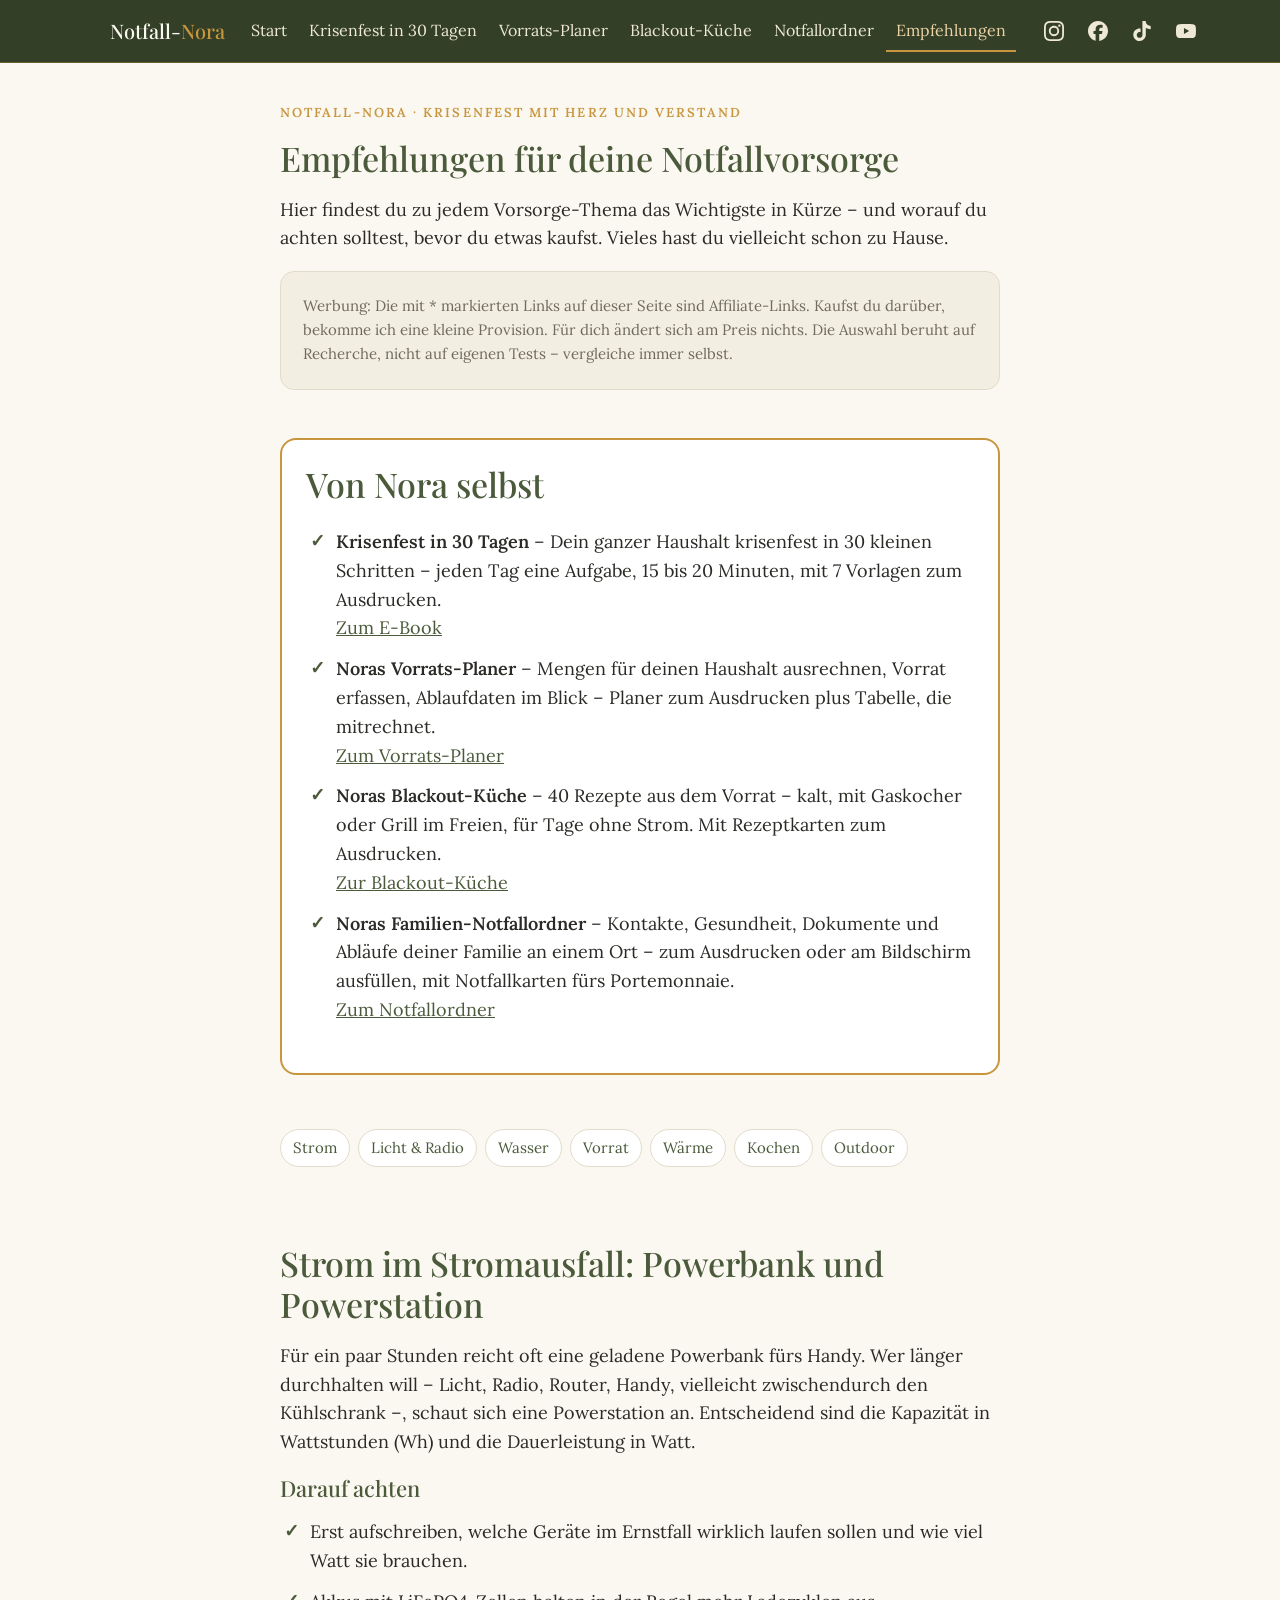
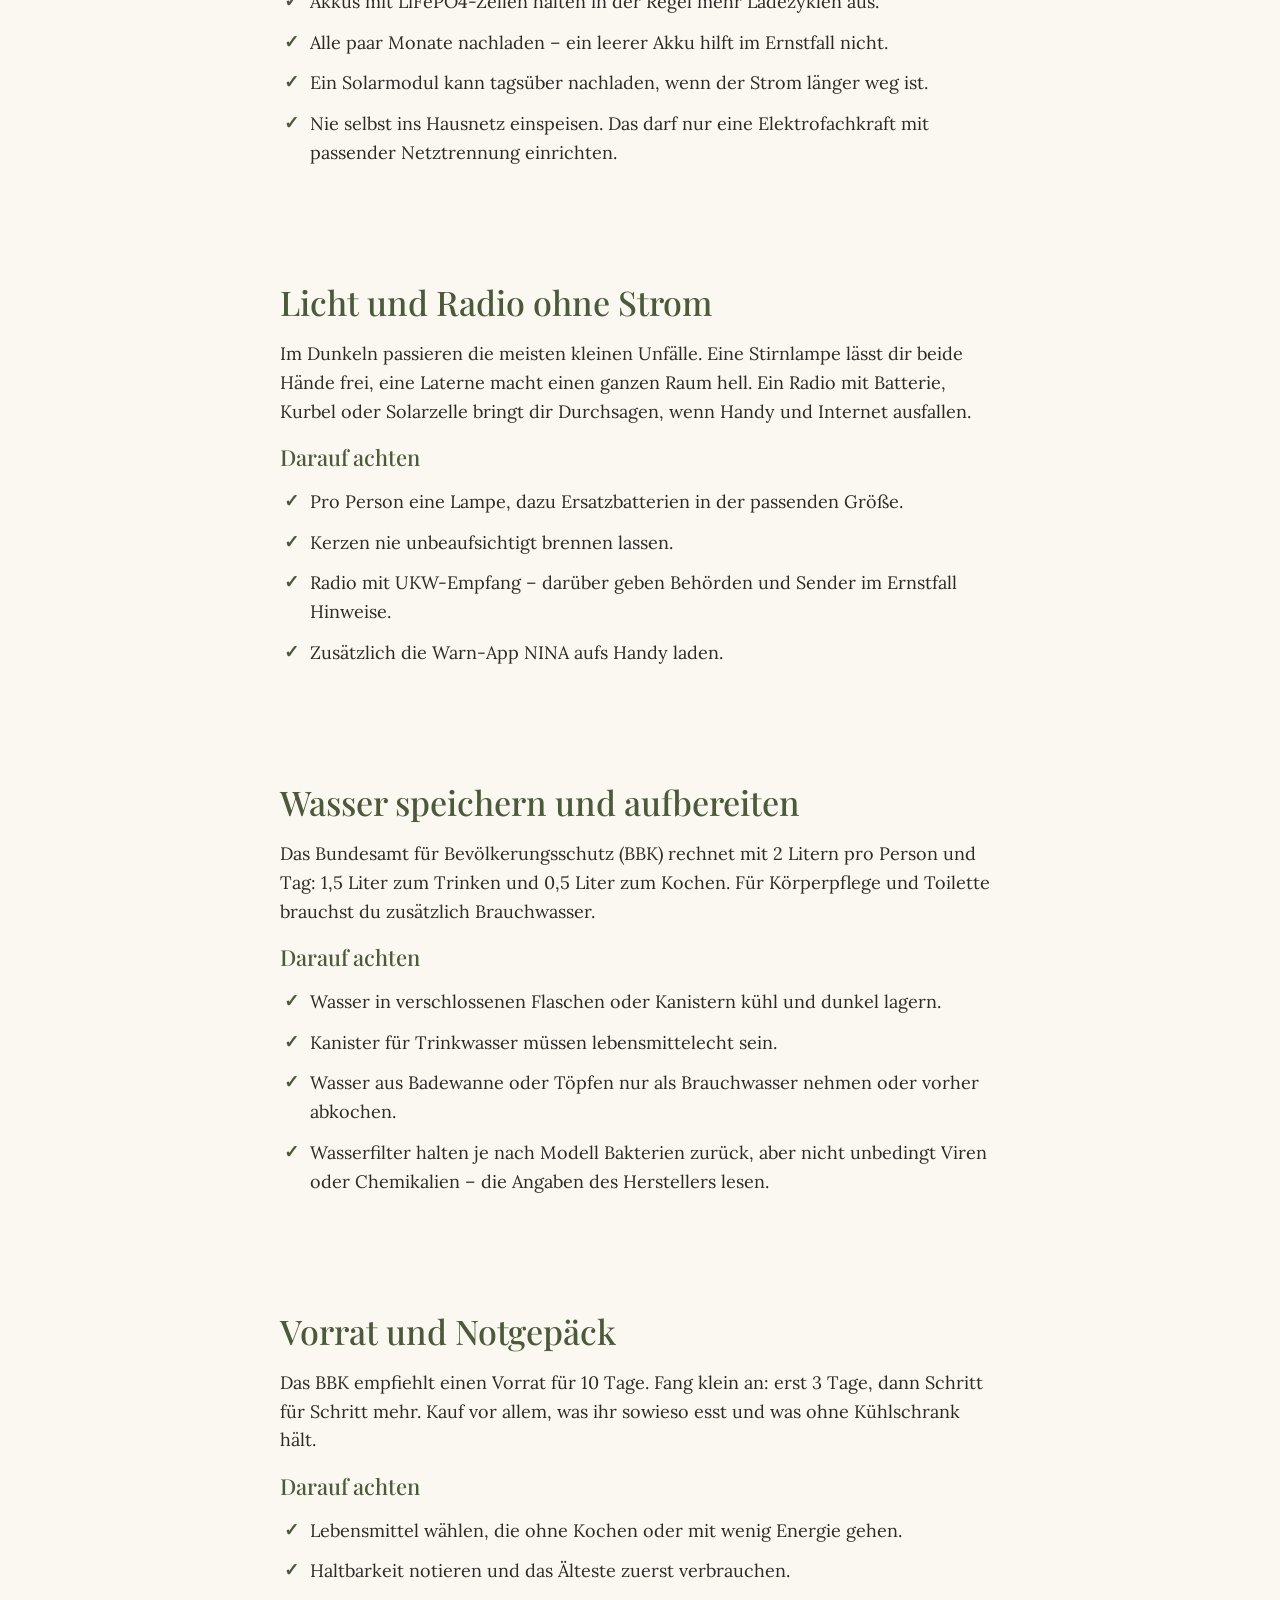
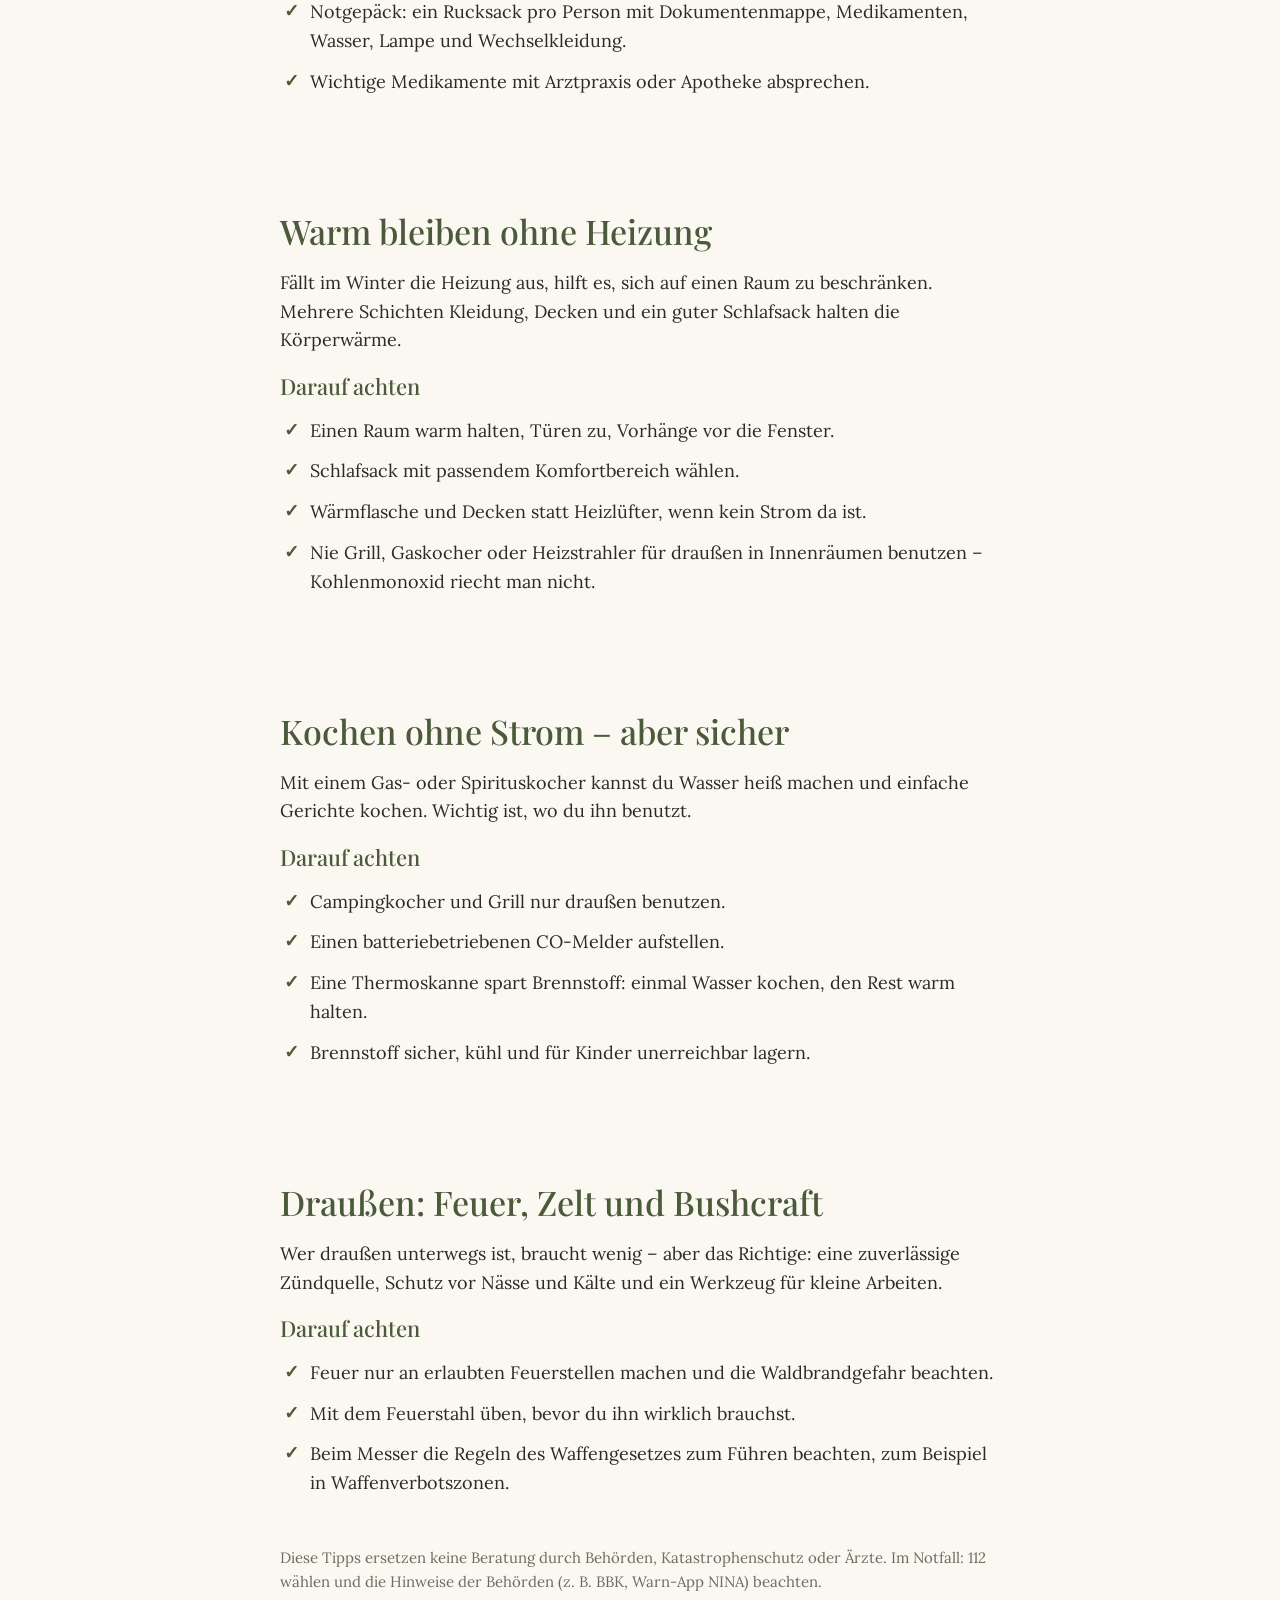
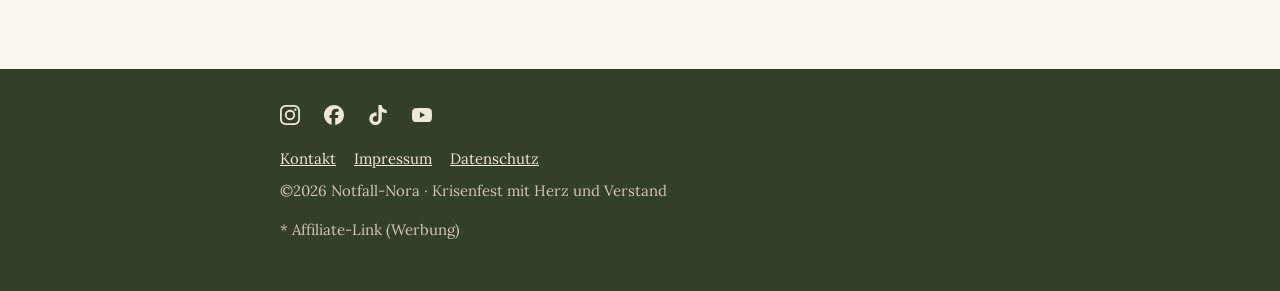
<file: empfehlungen.html>
<!doctype html>
<html lang="de">
<head>
<meta charset="utf-8">
<meta name="viewport" content="width=device-width, initial-scale=1">
<title>Empfehlungen – Notfall-Nora</title>
<meta name="description" content="Noras Empfehlungen für die Notfallvorsorge: Strom, Licht, Wasser, Vorrat, Wärme, Kochen und Outdoor – ruhig erklärt, ohne Panik.">
<link rel="stylesheet" href="stil.css">
</head>
<body>
<!-- MENUE:START -->
<header class="leiste">
  <div class="leiste-innen">
    <a class="logo" href="index.html">Notfall-<span>Nora</span></a>
    <button class="menue-knopf" type="button" aria-expanded="false" aria-controls="hauptmenue"><svg viewBox="0 0 24 24" aria-hidden="true"><path class="auf" d="M3 6h18M3 12h18M3 18h18" stroke="currentColor" stroke-width="2" stroke-linecap="round"/><path class="zu" d="M6 6l12 12M18 6L6 18" stroke="currentColor" stroke-width="2" stroke-linecap="round"/></svg><span>Menü</span></button>
    <nav class="menue" id="hauptmenue" aria-label="Hauptmenü">
      <ul class="menue-liste"><li><a href="index.html">Start</a></li><li><a href="krisenfest.html">Krisenfest in 30 Tagen</a></li><li><a href="vorrats-planer.html">Vorrats-Planer</a></li><li><a href="blackout-kueche.html">Blackout-Küche</a></li><li><a href="notfallordner.html">Notfallordner</a></li><li><a href="empfehlungen.html" aria-current="page">Empfehlungen</a></li></ul>
      <ul class="sozial"><li><a href="https://www.instagram.com/notfallnora/" target="_blank" rel="noopener" aria-label="Notfall-Nora auf Instagram" title="Instagram"><svg viewBox="0 0 24 24" aria-hidden="true" focusable="false"><path d="M7.0301.084c-1.2768.0602-2.1487.264-2.911.5634-.7888.3075-1.4575.72-2.1228 1.3877-.6652.6677-1.075 1.3368-1.3802 2.127-.2954.7638-.4956 1.6365-.552 2.914-.0564 1.2775-.0689 1.6882-.0626 4.947.0062 3.2586.0206 3.6671.0825 4.9473.061 1.2765.264 2.1482.5635 2.9107.308.7889.72 1.4573 1.388 2.1228.6679.6655 1.3365 1.0743 2.1285 1.38.7632.295 1.6361.4961 2.9134.552 1.2773.056 1.6884.069 4.9462.0627 3.2578-.0062 3.668-.0207 4.9478-.0814 1.28-.0607 2.147-.2652 2.9098-.5633.7889-.3086 1.4578-.72 2.1228-1.3881.665-.6682 1.0745-1.3378 1.3795-2.1284.2957-.7632.4966-1.636.552-2.9124.056-1.2809.0692-1.6898.063-4.948-.0063-3.2583-.021-3.6668-.0817-4.9465-.0607-1.2797-.264-2.1487-.5633-2.9117-.3084-.7889-.72-1.4568-1.3876-2.1228C21.2982 1.33 20.628.9208 19.8378.6165 19.074.321 18.2017.1197 16.9244.0645 15.6471.0093 15.236-.005 11.977.0014 8.718.0076 8.31.0215 7.0301.0839m.1402 21.6932c-1.17-.0509-1.8053-.2453-2.2287-.408-.5606-.216-.96-.4771-1.3819-.895-.422-.4178-.6811-.8186-.9-1.378-.1644-.4234-.3624-1.058-.4171-2.228-.0595-1.2645-.072-1.6442-.079-4.848-.007-3.2037.0053-3.583.0607-4.848.05-1.169.2456-1.805.408-2.2282.216-.5613.4762-.96.895-1.3816.4188-.4217.8184-.6814 1.3783-.9003.423-.1651 1.0575-.3614 2.227-.4171 1.2655-.06 1.6447-.072 4.848-.079 3.2033-.007 3.5835.005 4.8495.0608 1.169.0508 1.8053.2445 2.228.408.5608.216.96.4754 1.3816.895.4217.4194.6816.8176.9005 1.3787.1653.4217.3617 1.056.4169 2.2263.0602 1.2655.0739 1.645.0796 4.848.0058 3.203-.0055 3.5834-.061 4.848-.051 1.17-.245 1.8055-.408 2.2294-.216.5604-.4763.96-.8954 1.3814-.419.4215-.8181.6811-1.3783.9-.4224.1649-1.0577.3617-2.2262.4174-1.2656.0595-1.6448.072-4.8493.079-3.2045.007-3.5825-.006-4.848-.0608M16.953 5.5864A1.44 1.44 0 1 0 18.39 4.144a1.44 1.44 0 0 0-1.437 1.4424M5.8385 12.012c.0067 3.4032 2.7706 6.1557 6.173 6.1493 3.4026-.0065 6.157-2.7701 6.1506-6.1733-.0065-3.4032-2.771-6.1565-6.174-6.1498-3.403.0067-6.156 2.771-6.1496 6.1738M8 12.0077a4 4 0 1 1 4.008 3.9921A3.9996 3.9996 0 0 1 8 12.0077"/></svg></a></li><li><a href="https://www.facebook.com/notfallnora" target="_blank" rel="noopener" aria-label="Notfall-Nora auf Facebook" title="Facebook"><svg viewBox="0 0 24 24" aria-hidden="true" focusable="false"><path d="M9.101 23.691v-7.98H6.627v-3.667h2.474v-1.58c0-4.085 1.848-5.978 5.858-5.978.401 0 .955.042 1.468.103a8.68 8.68 0 0 1 1.141.195v3.325a8.623 8.623 0 0 0-.653-.036 26.805 26.805 0 0 0-.733-.009c-.707 0-1.259.096-1.675.309a1.686 1.686 0 0 0-.679.622c-.258.42-.374.995-.374 1.752v1.297h3.919l-.386 2.103-.287 1.564h-3.246v8.245C19.396 23.238 24 18.179 24 12.044c0-6.627-5.373-12-12-12s-12 5.373-12 12c0 5.628 3.874 10.35 9.101 11.647Z"/></svg></a></li><li><a href="https://www.tiktok.com/@notfallnora" target="_blank" rel="noopener" aria-label="Notfall-Nora auf TikTok" title="TikTok"><svg viewBox="0 0 24 24" aria-hidden="true" focusable="false"><path d="M12.525.02c1.31-.02 2.61-.01 3.91-.02.08 1.53.63 3.09 1.75 4.17 1.12 1.11 2.7 1.62 4.24 1.79v4.03c-1.44-.05-2.89-.35-4.2-.97-.57-.26-1.1-.59-1.62-.93-.01 2.92.01 5.84-.02 8.75-.08 1.4-.54 2.79-1.35 3.94-1.31 1.92-3.58 3.17-5.91 3.21-1.43.08-2.86-.31-4.08-1.03-2.02-1.19-3.44-3.37-3.65-5.71-.02-.5-.03-1-.01-1.49.18-1.9 1.12-3.72 2.58-4.96 1.66-1.44 3.98-2.13 6.15-1.72.02 1.48-.04 2.96-.04 4.44-.99-.32-2.15-.23-3.02.37-.63.41-1.11 1.04-1.36 1.75-.21.51-.15 1.07-.14 1.61.24 1.64 1.82 3.02 3.5 2.87 1.12-.01 2.19-.66 2.77-1.61.19-.33.4-.67.41-1.06.1-1.79.06-3.57.07-5.36.01-4.03-.01-8.05.02-12.07z"/></svg></a></li><li><a href="https://www.youtube.com/@notfallnora" target="_blank" rel="noopener" aria-label="Notfall-Nora auf YouTube" title="YouTube"><svg viewBox="0 0 24 24" aria-hidden="true" focusable="false"><path d="M23.498 6.186a3.016 3.016 0 0 0-2.122-2.136C19.505 3.545 12 3.545 12 3.545s-7.505 0-9.377.505A3.017 3.017 0 0 0 .502 6.186C0 8.07 0 12 0 12s0 3.93.502 5.814a3.016 3.016 0 0 0 2.122 2.136c1.871.505 9.376.505 9.376.505s7.505 0 9.377-.505a3.015 3.015 0 0 0 2.122-2.136C24 15.93 24 12 24 12s0-3.93-.502-5.814zM9.545 15.568V8.432L15.818 12l-6.273 3.568z"/></svg></a></li></ul>
    </nav>
  </div>
</header>
<script>
(function(){var d=document.documentElement;d.className+=' js';var l=document.querySelector('.leiste'),b=l.querySelector('.menue-knopf');
function zu(){l.classList.remove('offen');b.setAttribute('aria-expanded','false');}
b.addEventListener('click',function(){var o=l.classList.toggle('offen');b.setAttribute('aria-expanded',o?'true':'false');});
document.addEventListener('keydown',function(e){if(e.key==='Escape'&&l.classList.contains('offen')){zu();b.focus();}});
l.querySelectorAll('.menue a').forEach(function(a){a.addEventListener('click',zu);});})();
</script>
<!-- MENUE:END -->
<main class="huelle einfach">
  <p class="marke">Notfall-Nora · Krisenfest mit Herz und Verstand</p>
  <h1>Empfehlungen für deine Notfallvorsorge</h1>
  <p>Hier findest du zu jedem Vorsorge-Thema das Wichtigste in Kürze – und worauf du achten solltest, bevor du etwas kaufst. Vieles hast du vielleicht schon zu Hause.</p>
  <div class="kasten"><p class="hinweis">Werbung: Die mit * markierten Links auf dieser Seite sind Affiliate-Links. Kaufst du darüber, bekomme ich eine kleine Provision. Für dich ändert sich am Preis nichts. Die Auswahl beruht auf Recherche, nicht auf eigenen Tests – vergleiche immer selbst.</p></div>
  <section id='eigene'><div class='angebot'><h2 style='margin-top:0'>Von Nora selbst</h2><ul class='punkte'><li><strong>Krisenfest in 30 Tagen</strong> – Dein ganzer Haushalt krisenfest in 30 kleinen Schritten – jeden Tag eine Aufgabe, 15 bis 20 Minuten, mit 7 Vorlagen zum Ausdrucken.<br><a href='https://shlk.io/krisenfest-in-30-tagen'>Zum E-Book</a></li><li><strong>Noras Vorrats-Planer</strong> – Mengen für deinen Haushalt ausrechnen, Vorrat erfassen, Ablaufdaten im Blick – Planer zum Ausdrucken plus Tabelle, die mitrechnet.<br><a href='https://shlk.io/vorrats-planer'>Zum Vorrats-Planer</a></li><li><strong>Noras Blackout-Küche</strong> – 40 Rezepte aus dem Vorrat – kalt, mit Gaskocher oder Grill im Freien, für Tage ohne Strom. Mit Rezeptkarten zum Ausdrucken.<br><a href='https://shlk.io/blackout-kueche'>Zur Blackout-Küche</a></li><li><strong>Noras Familien-Notfallordner</strong> – Kontakte, Gesundheit, Dokumente und Abläufe deiner Familie an einem Ort – zum Ausdrucken oder am Bildschirm ausfüllen, mit Notfallkarten fürs Portemonnaie.<br><a href='https://shlk.io/familien-notfallordner'>Zum Notfallordner</a></li></ul></div></section>
  <nav aria-label="Themen" class="themen"><ul><li><a href='#strom'>Strom</a></li><li><a href='#licht'>Licht &amp; Radio</a></li><li><a href='#wasser'>Wasser</a></li><li><a href='#vorrat'>Vorrat</a></li><li><a href='#waerme'>Wärme</a></li><li><a href='#kochen'>Kochen</a></li><li><a href='#outdoor'>Outdoor</a></li></ul></nav>
  <section id='strom'><h2>Strom im Stromausfall: Powerbank und Powerstation</h2><p>Für ein paar Stunden reicht oft eine geladene Powerbank fürs Handy. Wer länger durchhalten will – Licht, Radio, Router, Handy, vielleicht zwischendurch den Kühlschrank –, schaut sich eine Powerstation an. Entscheidend sind die Kapazität in Wattstunden (Wh) und die Dauerleistung in Watt.</p><h3>Darauf achten</h3><ul class='punkte'><li>Erst aufschreiben, welche Geräte im Ernstfall wirklich laufen sollen und wie viel Watt sie brauchen.</li><li>Akkus mit LiFePO4-Zellen halten in der Regel mehr Ladezyklen aus.</li><li>Alle paar Monate nachladen – ein leerer Akku hilft im Ernstfall nicht.</li><li>Ein Solarmodul kann tagsüber nachladen, wenn der Strom länger weg ist.</li><li>Nie selbst ins Hausnetz einspeisen. Das darf nur eine Elektrofachkraft mit passender Netztrennung einrichten.</li></ul></section><section id='licht'><h2>Licht und Radio ohne Strom</h2><p>Im Dunkeln passieren die meisten kleinen Unfälle. Eine Stirnlampe lässt dir beide Hände frei, eine Laterne macht einen ganzen Raum hell. Ein Radio mit Batterie, Kurbel oder Solarzelle bringt dir Durchsagen, wenn Handy und Internet ausfallen.</p><h3>Darauf achten</h3><ul class='punkte'><li>Pro Person eine Lampe, dazu Ersatzbatterien in der passenden Größe.</li><li>Kerzen nie unbeaufsichtigt brennen lassen.</li><li>Radio mit UKW-Empfang – darüber geben Behörden und Sender im Ernstfall Hinweise.</li><li>Zusätzlich die Warn-App NINA aufs Handy laden.</li></ul></section><section id='wasser'><h2>Wasser speichern und aufbereiten</h2><p>Das Bundesamt für Bevölkerungsschutz (BBK) rechnet mit 2 Litern pro Person und Tag: 1,5 Liter zum Trinken und 0,5 Liter zum Kochen. Für Körperpflege und Toilette brauchst du zusätzlich Brauchwasser.</p><h3>Darauf achten</h3><ul class='punkte'><li>Wasser in verschlossenen Flaschen oder Kanistern kühl und dunkel lagern.</li><li>Kanister für Trinkwasser müssen lebensmittelecht sein.</li><li>Wasser aus Badewanne oder Töpfen nur als Brauchwasser nehmen oder vorher abkochen.</li><li>Wasserfilter halten je nach Modell Bakterien zurück, aber nicht unbedingt Viren oder Chemikalien – die Angaben des Herstellers lesen.</li></ul></section><section id='vorrat'><h2>Vorrat und Notgepäck</h2><p>Das BBK empfiehlt einen Vorrat für 10 Tage. Fang klein an: erst 3 Tage, dann Schritt für Schritt mehr. Kauf vor allem, was ihr sowieso esst und was ohne Kühlschrank hält.</p><h3>Darauf achten</h3><ul class='punkte'><li>Lebensmittel wählen, die ohne Kochen oder mit wenig Energie gehen.</li><li>Haltbarkeit notieren und das Älteste zuerst verbrauchen.</li><li>Notgepäck: ein Rucksack pro Person mit Dokumentenmappe, Medikamenten, Wasser, Lampe und Wechselkleidung.</li><li>Wichtige Medikamente mit Arztpraxis oder Apotheke absprechen.</li></ul></section><section id='waerme'><h2>Warm bleiben ohne Heizung</h2><p>Fällt im Winter die Heizung aus, hilft es, sich auf einen Raum zu beschränken. Mehrere Schichten Kleidung, Decken und ein guter Schlafsack halten die Körperwärme.</p><h3>Darauf achten</h3><ul class='punkte'><li>Einen Raum warm halten, Türen zu, Vorhänge vor die Fenster.</li><li>Schlafsack mit passendem Komfortbereich wählen.</li><li>Wärmflasche und Decken statt Heizlüfter, wenn kein Strom da ist.</li><li>Nie Grill, Gaskocher oder Heizstrahler für draußen in Innenräumen benutzen – Kohlenmonoxid riecht man nicht.</li></ul></section><section id='kochen'><h2>Kochen ohne Strom – aber sicher</h2><p>Mit einem Gas- oder Spirituskocher kannst du Wasser heiß machen und einfache Gerichte kochen. Wichtig ist, wo du ihn benutzt.</p><h3>Darauf achten</h3><ul class='punkte'><li>Campingkocher und Grill nur draußen benutzen.</li><li>Einen batteriebetriebenen CO-Melder aufstellen.</li><li>Eine Thermoskanne spart Brennstoff: einmal Wasser kochen, den Rest warm halten.</li><li>Brennstoff sicher, kühl und für Kinder unerreichbar lagern.</li></ul></section><section id='outdoor'><h2>Draußen: Feuer, Zelt und Bushcraft</h2><p>Wer draußen unterwegs ist, braucht wenig – aber das Richtige: eine zuverlässige Zündquelle, Schutz vor Nässe und Kälte und ein Werkzeug für kleine Arbeiten.</p><h3>Darauf achten</h3><ul class='punkte'><li>Feuer nur an erlaubten Feuerstellen machen und die Waldbrandgefahr beachten.</li><li>Mit dem Feuerstahl üben, bevor du ihn wirklich brauchst.</li><li>Beim Messer die Regeln des Waffengesetzes zum Führen beachten, zum Beispiel in Waffenverbotszonen.</li></ul></section>
  <p class="hinweis">Diese Tipps ersetzen keine Beratung durch Behörden, Katastrophenschutz oder Ärzte. Im Notfall: 112 wählen und die Hinweise der Behörden (z. B. BBK, Warn-App NINA) beachten.</p>
</main>
<footer class="fuss">
  <div class="huelle">
    <ul class="sozial"><li><a href="https://www.instagram.com/notfallnora/" target="_blank" rel="noopener" aria-label="Notfall-Nora auf Instagram" title="Instagram"><svg viewBox="0 0 24 24" aria-hidden="true" focusable="false"><path d="M7.0301.084c-1.2768.0602-2.1487.264-2.911.5634-.7888.3075-1.4575.72-2.1228 1.3877-.6652.6677-1.075 1.3368-1.3802 2.127-.2954.7638-.4956 1.6365-.552 2.914-.0564 1.2775-.0689 1.6882-.0626 4.947.0062 3.2586.0206 3.6671.0825 4.9473.061 1.2765.264 2.1482.5635 2.9107.308.7889.72 1.4573 1.388 2.1228.6679.6655 1.3365 1.0743 2.1285 1.38.7632.295 1.6361.4961 2.9134.552 1.2773.056 1.6884.069 4.9462.0627 3.2578-.0062 3.668-.0207 4.9478-.0814 1.28-.0607 2.147-.2652 2.9098-.5633.7889-.3086 1.4578-.72 2.1228-1.3881.665-.6682 1.0745-1.3378 1.3795-2.1284.2957-.7632.4966-1.636.552-2.9124.056-1.2809.0692-1.6898.063-4.948-.0063-3.2583-.021-3.6668-.0817-4.9465-.0607-1.2797-.264-2.1487-.5633-2.9117-.3084-.7889-.72-1.4568-1.3876-2.1228C21.2982 1.33 20.628.9208 19.8378.6165 19.074.321 18.2017.1197 16.9244.0645 15.6471.0093 15.236-.005 11.977.0014 8.718.0076 8.31.0215 7.0301.0839m.1402 21.6932c-1.17-.0509-1.8053-.2453-2.2287-.408-.5606-.216-.96-.4771-1.3819-.895-.422-.4178-.6811-.8186-.9-1.378-.1644-.4234-.3624-1.058-.4171-2.228-.0595-1.2645-.072-1.6442-.079-4.848-.007-3.2037.0053-3.583.0607-4.848.05-1.169.2456-1.805.408-2.2282.216-.5613.4762-.96.895-1.3816.4188-.4217.8184-.6814 1.3783-.9003.423-.1651 1.0575-.3614 2.227-.4171 1.2655-.06 1.6447-.072 4.848-.079 3.2033-.007 3.5835.005 4.8495.0608 1.169.0508 1.8053.2445 2.228.408.5608.216.96.4754 1.3816.895.4217.4194.6816.8176.9005 1.3787.1653.4217.3617 1.056.4169 2.2263.0602 1.2655.0739 1.645.0796 4.848.0058 3.203-.0055 3.5834-.061 4.848-.051 1.17-.245 1.8055-.408 2.2294-.216.5604-.4763.96-.8954 1.3814-.419.4215-.8181.6811-1.3783.9-.4224.1649-1.0577.3617-2.2262.4174-1.2656.0595-1.6448.072-4.8493.079-3.2045.007-3.5825-.006-4.848-.0608M16.953 5.5864A1.44 1.44 0 1 0 18.39 4.144a1.44 1.44 0 0 0-1.437 1.4424M5.8385 12.012c.0067 3.4032 2.7706 6.1557 6.173 6.1493 3.4026-.0065 6.157-2.7701 6.1506-6.1733-.0065-3.4032-2.771-6.1565-6.174-6.1498-3.403.0067-6.156 2.771-6.1496 6.1738M8 12.0077a4 4 0 1 1 4.008 3.9921A3.9996 3.9996 0 0 1 8 12.0077"/></svg></a></li><li><a href="https://www.facebook.com/notfallnora" target="_blank" rel="noopener" aria-label="Notfall-Nora auf Facebook" title="Facebook"><svg viewBox="0 0 24 24" aria-hidden="true" focusable="false"><path d="M9.101 23.691v-7.98H6.627v-3.667h2.474v-1.58c0-4.085 1.848-5.978 5.858-5.978.401 0 .955.042 1.468.103a8.68 8.68 0 0 1 1.141.195v3.325a8.623 8.623 0 0 0-.653-.036 26.805 26.805 0 0 0-.733-.009c-.707 0-1.259.096-1.675.309a1.686 1.686 0 0 0-.679.622c-.258.42-.374.995-.374 1.752v1.297h3.919l-.386 2.103-.287 1.564h-3.246v8.245C19.396 23.238 24 18.179 24 12.044c0-6.627-5.373-12-12-12s-12 5.373-12 12c0 5.628 3.874 10.35 9.101 11.647Z"/></svg></a></li><li><a href="https://www.tiktok.com/@notfallnora" target="_blank" rel="noopener" aria-label="Notfall-Nora auf TikTok" title="TikTok"><svg viewBox="0 0 24 24" aria-hidden="true" focusable="false"><path d="M12.525.02c1.31-.02 2.61-.01 3.91-.02.08 1.53.63 3.09 1.75 4.17 1.12 1.11 2.7 1.62 4.24 1.79v4.03c-1.44-.05-2.89-.35-4.2-.97-.57-.26-1.1-.59-1.62-.93-.01 2.92.01 5.84-.02 8.75-.08 1.4-.54 2.79-1.35 3.94-1.31 1.92-3.58 3.17-5.91 3.21-1.43.08-2.86-.31-4.08-1.03-2.02-1.19-3.44-3.37-3.65-5.71-.02-.5-.03-1-.01-1.49.18-1.9 1.12-3.72 2.58-4.96 1.66-1.44 3.98-2.13 6.15-1.72.02 1.48-.04 2.96-.04 4.44-.99-.32-2.15-.23-3.02.37-.63.41-1.11 1.04-1.36 1.75-.21.51-.15 1.07-.14 1.61.24 1.64 1.82 3.02 3.5 2.87 1.12-.01 2.19-.66 2.77-1.61.19-.33.4-.67.41-1.06.1-1.79.06-3.57.07-5.36.01-4.03-.01-8.05.02-12.07z"/></svg></a></li><li><a href="https://www.youtube.com/@notfallnora" target="_blank" rel="noopener" aria-label="Notfall-Nora auf YouTube" title="YouTube"><svg viewBox="0 0 24 24" aria-hidden="true" focusable="false"><path d="M23.498 6.186a3.016 3.016 0 0 0-2.122-2.136C19.505 3.545 12 3.545 12 3.545s-7.505 0-9.377.505A3.017 3.017 0 0 0 .502 6.186C0 8.07 0 12 0 12s0 3.93.502 5.814a3.016 3.016 0 0 0 2.122 2.136c1.871.505 9.376.505 9.376.505s7.505 0 9.377-.505a3.015 3.015 0 0 0 2.122-2.136C24 15.93 24 12 24 12s0-3.93-.502-5.814zM9.545 15.568V8.432L15.818 12l-6.273 3.568z"/></svg></a></li></ul>
    <nav aria-label="Rechtliches"><a href="kontakt.html">Kontakt</a><a href="impressum.html">Impressum</a><a href="datenschutz.html">Datenschutz</a></nav>
    <p>©2026 Notfall-Nora · Krisenfest mit Herz und Verstand</p>
    <p>* Affiliate-Link (Werbung)</p>
  </div>
</footer>
</body>
</html>
</file>
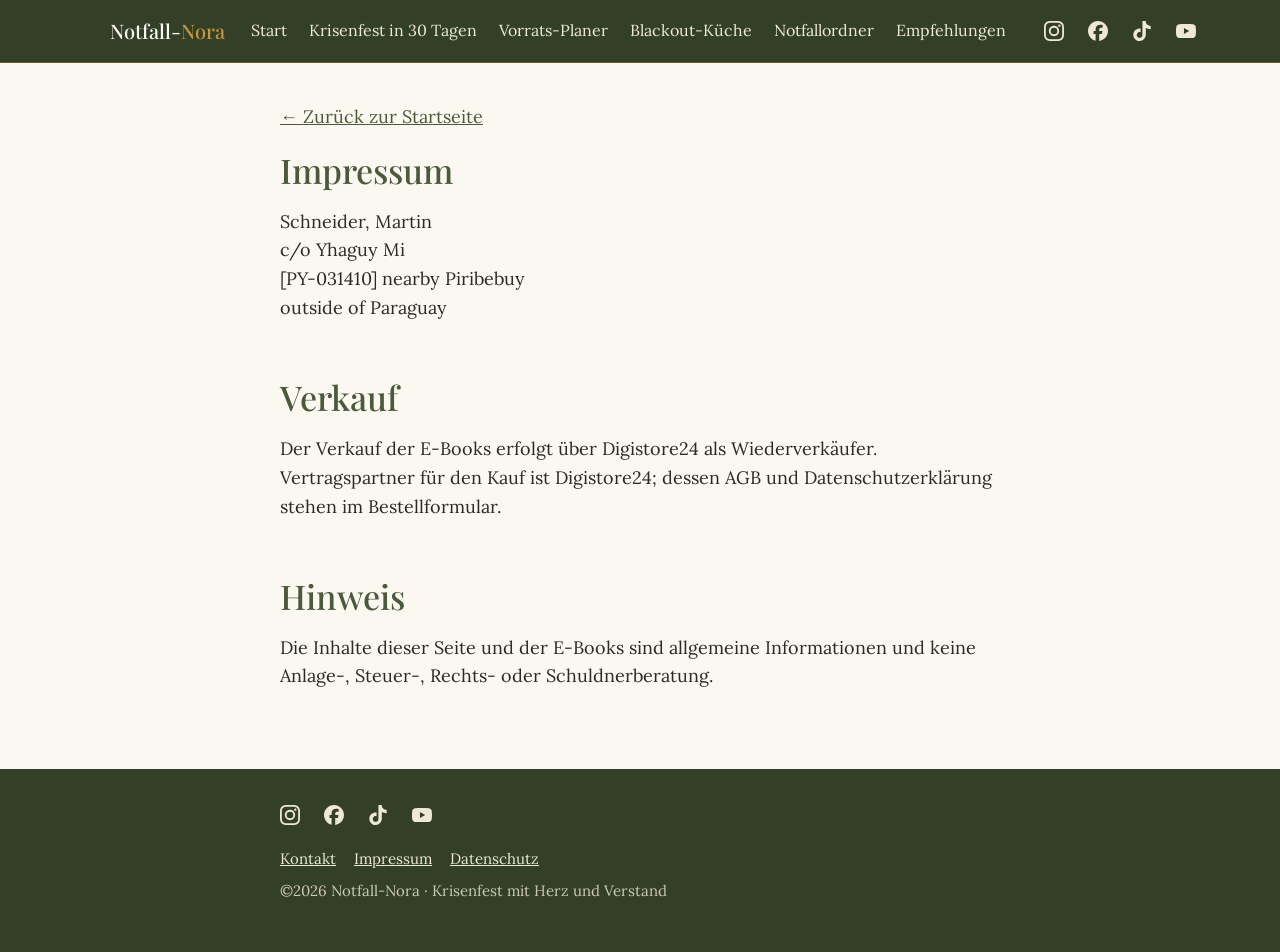
<file: impressum.html>
<!doctype html>
<html lang="de">
<head>
<meta charset="utf-8">
<meta name="viewport" content="width=device-width, initial-scale=1">
<meta name="robots" content="noindex">
<title>Impressum – Notfall-Nora</title>
<link rel="stylesheet" href="stil.css">
</head>
<body>
<!-- MENUE:START -->
<header class="leiste">
  <div class="leiste-innen">
    <a class="logo" href="index.html">Notfall-<span>Nora</span></a>
    <button class="menue-knopf" type="button" aria-expanded="false" aria-controls="hauptmenue"><svg viewBox="0 0 24 24" aria-hidden="true"><path class="auf" d="M3 6h18M3 12h18M3 18h18" stroke="currentColor" stroke-width="2" stroke-linecap="round"/><path class="zu" d="M6 6l12 12M18 6L6 18" stroke="currentColor" stroke-width="2" stroke-linecap="round"/></svg><span>Menü</span></button>
    <nav class="menue" id="hauptmenue" aria-label="Hauptmenü">
      <ul class="menue-liste"><li><a href="index.html">Start</a></li><li><a href="krisenfest.html">Krisenfest in 30 Tagen</a></li><li><a href="vorrats-planer.html">Vorrats-Planer</a></li><li><a href="blackout-kueche.html">Blackout-Küche</a></li><li><a href="notfallordner.html">Notfallordner</a></li><li><a href="empfehlungen.html">Empfehlungen</a></li></ul>
      <ul class="sozial"><li><a href="https://www.instagram.com/notfallnora/" target="_blank" rel="noopener" aria-label="Notfall-Nora auf Instagram" title="Instagram"><svg viewBox="0 0 24 24" aria-hidden="true" focusable="false"><path d="M7.0301.084c-1.2768.0602-2.1487.264-2.911.5634-.7888.3075-1.4575.72-2.1228 1.3877-.6652.6677-1.075 1.3368-1.3802 2.127-.2954.7638-.4956 1.6365-.552 2.914-.0564 1.2775-.0689 1.6882-.0626 4.947.0062 3.2586.0206 3.6671.0825 4.9473.061 1.2765.264 2.1482.5635 2.9107.308.7889.72 1.4573 1.388 2.1228.6679.6655 1.3365 1.0743 2.1285 1.38.7632.295 1.6361.4961 2.9134.552 1.2773.056 1.6884.069 4.9462.0627 3.2578-.0062 3.668-.0207 4.9478-.0814 1.28-.0607 2.147-.2652 2.9098-.5633.7889-.3086 1.4578-.72 2.1228-1.3881.665-.6682 1.0745-1.3378 1.3795-2.1284.2957-.7632.4966-1.636.552-2.9124.056-1.2809.0692-1.6898.063-4.948-.0063-3.2583-.021-3.6668-.0817-4.9465-.0607-1.2797-.264-2.1487-.5633-2.9117-.3084-.7889-.72-1.4568-1.3876-2.1228C21.2982 1.33 20.628.9208 19.8378.6165 19.074.321 18.2017.1197 16.9244.0645 15.6471.0093 15.236-.005 11.977.0014 8.718.0076 8.31.0215 7.0301.0839m.1402 21.6932c-1.17-.0509-1.8053-.2453-2.2287-.408-.5606-.216-.96-.4771-1.3819-.895-.422-.4178-.6811-.8186-.9-1.378-.1644-.4234-.3624-1.058-.4171-2.228-.0595-1.2645-.072-1.6442-.079-4.848-.007-3.2037.0053-3.583.0607-4.848.05-1.169.2456-1.805.408-2.2282.216-.5613.4762-.96.895-1.3816.4188-.4217.8184-.6814 1.3783-.9003.423-.1651 1.0575-.3614 2.227-.4171 1.2655-.06 1.6447-.072 4.848-.079 3.2033-.007 3.5835.005 4.8495.0608 1.169.0508 1.8053.2445 2.228.408.5608.216.96.4754 1.3816.895.4217.4194.6816.8176.9005 1.3787.1653.4217.3617 1.056.4169 2.2263.0602 1.2655.0739 1.645.0796 4.848.0058 3.203-.0055 3.5834-.061 4.848-.051 1.17-.245 1.8055-.408 2.2294-.216.5604-.4763.96-.8954 1.3814-.419.4215-.8181.6811-1.3783.9-.4224.1649-1.0577.3617-2.2262.4174-1.2656.0595-1.6448.072-4.8493.079-3.2045.007-3.5825-.006-4.848-.0608M16.953 5.5864A1.44 1.44 0 1 0 18.39 4.144a1.44 1.44 0 0 0-1.437 1.4424M5.8385 12.012c.0067 3.4032 2.7706 6.1557 6.173 6.1493 3.4026-.0065 6.157-2.7701 6.1506-6.1733-.0065-3.4032-2.771-6.1565-6.174-6.1498-3.403.0067-6.156 2.771-6.1496 6.1738M8 12.0077a4 4 0 1 1 4.008 3.9921A3.9996 3.9996 0 0 1 8 12.0077"/></svg></a></li><li><a href="https://www.facebook.com/notfallnora" target="_blank" rel="noopener" aria-label="Notfall-Nora auf Facebook" title="Facebook"><svg viewBox="0 0 24 24" aria-hidden="true" focusable="false"><path d="M9.101 23.691v-7.98H6.627v-3.667h2.474v-1.58c0-4.085 1.848-5.978 5.858-5.978.401 0 .955.042 1.468.103a8.68 8.68 0 0 1 1.141.195v3.325a8.623 8.623 0 0 0-.653-.036 26.805 26.805 0 0 0-.733-.009c-.707 0-1.259.096-1.675.309a1.686 1.686 0 0 0-.679.622c-.258.42-.374.995-.374 1.752v1.297h3.919l-.386 2.103-.287 1.564h-3.246v8.245C19.396 23.238 24 18.179 24 12.044c0-6.627-5.373-12-12-12s-12 5.373-12 12c0 5.628 3.874 10.35 9.101 11.647Z"/></svg></a></li><li><a href="https://www.tiktok.com/@notfallnora" target="_blank" rel="noopener" aria-label="Notfall-Nora auf TikTok" title="TikTok"><svg viewBox="0 0 24 24" aria-hidden="true" focusable="false"><path d="M12.525.02c1.31-.02 2.61-.01 3.91-.02.08 1.53.63 3.09 1.75 4.17 1.12 1.11 2.7 1.62 4.24 1.79v4.03c-1.44-.05-2.89-.35-4.2-.97-.57-.26-1.1-.59-1.62-.93-.01 2.92.01 5.84-.02 8.75-.08 1.4-.54 2.79-1.35 3.94-1.31 1.92-3.58 3.17-5.91 3.21-1.43.08-2.86-.31-4.08-1.03-2.02-1.19-3.44-3.37-3.65-5.71-.02-.5-.03-1-.01-1.49.18-1.9 1.12-3.72 2.58-4.96 1.66-1.44 3.98-2.13 6.15-1.72.02 1.48-.04 2.96-.04 4.44-.99-.32-2.15-.23-3.02.37-.63.41-1.11 1.04-1.36 1.75-.21.51-.15 1.07-.14 1.61.24 1.64 1.82 3.02 3.5 2.87 1.12-.01 2.19-.66 2.77-1.61.19-.33.4-.67.41-1.06.1-1.79.06-3.57.07-5.36.01-4.03-.01-8.05.02-12.07z"/></svg></a></li><li><a href="https://www.youtube.com/@notfallnora" target="_blank" rel="noopener" aria-label="Notfall-Nora auf YouTube" title="YouTube"><svg viewBox="0 0 24 24" aria-hidden="true" focusable="false"><path d="M23.498 6.186a3.016 3.016 0 0 0-2.122-2.136C19.505 3.545 12 3.545 12 3.545s-7.505 0-9.377.505A3.017 3.017 0 0 0 .502 6.186C0 8.07 0 12 0 12s0 3.93.502 5.814a3.016 3.016 0 0 0 2.122 2.136c1.871.505 9.376.505 9.376.505s7.505 0 9.377-.505a3.015 3.015 0 0 0 2.122-2.136C24 15.93 24 12 24 12s0-3.93-.502-5.814zM9.545 15.568V8.432L15.818 12l-6.273 3.568z"/></svg></a></li></ul>
    </nav>
  </div>
</header>
<script>
(function(){var d=document.documentElement;d.className+=' js';var l=document.querySelector('.leiste'),b=l.querySelector('.menue-knopf');
function zu(){l.classList.remove('offen');b.setAttribute('aria-expanded','false');}
b.addEventListener('click',function(){var o=l.classList.toggle('offen');b.setAttribute('aria-expanded',o?'true':'false');});
document.addEventListener('keydown',function(e){if(e.key==='Escape'&&l.classList.contains('offen')){zu();b.focus();}});
l.querySelectorAll('.menue a').forEach(function(a){a.addEventListener('click',zu);});})();
</script>
<!-- MENUE:END -->
<main class="huelle einfach">
  <p><a href="index.html">← Zurück zur Startseite</a></p>
  <h1>Impressum</h1>
  <p>Schneider, Martin<br>
  c/o Yhaguy Mi<br>
  [PY-031410] nearby Piribebuy<br>
  outside of Paraguay</p>
  <h2>Verkauf</h2>
  <p>Der Verkauf der E-Books erfolgt über Digistore24 als Wiederverkäufer. Vertragspartner für den Kauf ist Digistore24; dessen AGB und Datenschutzerklärung stehen im Bestellformular.</p>
  <h2>Hinweis</h2>
  <p>Die Inhalte dieser Seite und der E-Books sind allgemeine Informationen und keine Anlage-, Steuer-, Rechts- oder Schuldnerberatung.</p>
</main>
<footer class="fuss">
  <div class="huelle">
    <ul class="sozial"><li><a href="https://www.instagram.com/notfallnora/" target="_blank" rel="noopener" aria-label="Notfall-Nora auf Instagram" title="Instagram"><svg viewBox="0 0 24 24" aria-hidden="true" focusable="false"><path d="M7.0301.084c-1.2768.0602-2.1487.264-2.911.5634-.7888.3075-1.4575.72-2.1228 1.3877-.6652.6677-1.075 1.3368-1.3802 2.127-.2954.7638-.4956 1.6365-.552 2.914-.0564 1.2775-.0689 1.6882-.0626 4.947.0062 3.2586.0206 3.6671.0825 4.9473.061 1.2765.264 2.1482.5635 2.9107.308.7889.72 1.4573 1.388 2.1228.6679.6655 1.3365 1.0743 2.1285 1.38.7632.295 1.6361.4961 2.9134.552 1.2773.056 1.6884.069 4.9462.0627 3.2578-.0062 3.668-.0207 4.9478-.0814 1.28-.0607 2.147-.2652 2.9098-.5633.7889-.3086 1.4578-.72 2.1228-1.3881.665-.6682 1.0745-1.3378 1.3795-2.1284.2957-.7632.4966-1.636.552-2.9124.056-1.2809.0692-1.6898.063-4.948-.0063-3.2583-.021-3.6668-.0817-4.9465-.0607-1.2797-.264-2.1487-.5633-2.9117-.3084-.7889-.72-1.4568-1.3876-2.1228C21.2982 1.33 20.628.9208 19.8378.6165 19.074.321 18.2017.1197 16.9244.0645 15.6471.0093 15.236-.005 11.977.0014 8.718.0076 8.31.0215 7.0301.0839m.1402 21.6932c-1.17-.0509-1.8053-.2453-2.2287-.408-.5606-.216-.96-.4771-1.3819-.895-.422-.4178-.6811-.8186-.9-1.378-.1644-.4234-.3624-1.058-.4171-2.228-.0595-1.2645-.072-1.6442-.079-4.848-.007-3.2037.0053-3.583.0607-4.848.05-1.169.2456-1.805.408-2.2282.216-.5613.4762-.96.895-1.3816.4188-.4217.8184-.6814 1.3783-.9003.423-.1651 1.0575-.3614 2.227-.4171 1.2655-.06 1.6447-.072 4.848-.079 3.2033-.007 3.5835.005 4.8495.0608 1.169.0508 1.8053.2445 2.228.408.5608.216.96.4754 1.3816.895.4217.4194.6816.8176.9005 1.3787.1653.4217.3617 1.056.4169 2.2263.0602 1.2655.0739 1.645.0796 4.848.0058 3.203-.0055 3.5834-.061 4.848-.051 1.17-.245 1.8055-.408 2.2294-.216.5604-.4763.96-.8954 1.3814-.419.4215-.8181.6811-1.3783.9-.4224.1649-1.0577.3617-2.2262.4174-1.2656.0595-1.6448.072-4.8493.079-3.2045.007-3.5825-.006-4.848-.0608M16.953 5.5864A1.44 1.44 0 1 0 18.39 4.144a1.44 1.44 0 0 0-1.437 1.4424M5.8385 12.012c.0067 3.4032 2.7706 6.1557 6.173 6.1493 3.4026-.0065 6.157-2.7701 6.1506-6.1733-.0065-3.4032-2.771-6.1565-6.174-6.1498-3.403.0067-6.156 2.771-6.1496 6.1738M8 12.0077a4 4 0 1 1 4.008 3.9921A3.9996 3.9996 0 0 1 8 12.0077"/></svg></a></li><li><a href="https://www.facebook.com/notfallnora" target="_blank" rel="noopener" aria-label="Notfall-Nora auf Facebook" title="Facebook"><svg viewBox="0 0 24 24" aria-hidden="true" focusable="false"><path d="M9.101 23.691v-7.98H6.627v-3.667h2.474v-1.58c0-4.085 1.848-5.978 5.858-5.978.401 0 .955.042 1.468.103a8.68 8.68 0 0 1 1.141.195v3.325a8.623 8.623 0 0 0-.653-.036 26.805 26.805 0 0 0-.733-.009c-.707 0-1.259.096-1.675.309a1.686 1.686 0 0 0-.679.622c-.258.42-.374.995-.374 1.752v1.297h3.919l-.386 2.103-.287 1.564h-3.246v8.245C19.396 23.238 24 18.179 24 12.044c0-6.627-5.373-12-12-12s-12 5.373-12 12c0 5.628 3.874 10.35 9.101 11.647Z"/></svg></a></li><li><a href="https://www.tiktok.com/@notfallnora" target="_blank" rel="noopener" aria-label="Notfall-Nora auf TikTok" title="TikTok"><svg viewBox="0 0 24 24" aria-hidden="true" focusable="false"><path d="M12.525.02c1.31-.02 2.61-.01 3.91-.02.08 1.53.63 3.09 1.75 4.17 1.12 1.11 2.7 1.62 4.24 1.79v4.03c-1.44-.05-2.89-.35-4.2-.97-.57-.26-1.1-.59-1.62-.93-.01 2.92.01 5.84-.02 8.75-.08 1.4-.54 2.79-1.35 3.94-1.31 1.92-3.58 3.17-5.91 3.21-1.43.08-2.86-.31-4.08-1.03-2.02-1.19-3.44-3.37-3.65-5.71-.02-.5-.03-1-.01-1.49.18-1.9 1.12-3.72 2.58-4.96 1.66-1.44 3.98-2.13 6.15-1.72.02 1.48-.04 2.96-.04 4.44-.99-.32-2.15-.23-3.02.37-.63.41-1.11 1.04-1.36 1.75-.21.51-.15 1.07-.14 1.61.24 1.64 1.82 3.02 3.5 2.87 1.12-.01 2.19-.66 2.77-1.61.19-.33.4-.67.41-1.06.1-1.79.06-3.57.07-5.36.01-4.03-.01-8.05.02-12.07z"/></svg></a></li><li><a href="https://www.youtube.com/@notfallnora" target="_blank" rel="noopener" aria-label="Notfall-Nora auf YouTube" title="YouTube"><svg viewBox="0 0 24 24" aria-hidden="true" focusable="false"><path d="M23.498 6.186a3.016 3.016 0 0 0-2.122-2.136C19.505 3.545 12 3.545 12 3.545s-7.505 0-9.377.505A3.017 3.017 0 0 0 .502 6.186C0 8.07 0 12 0 12s0 3.93.502 5.814a3.016 3.016 0 0 0 2.122 2.136c1.871.505 9.376.505 9.376.505s7.505 0 9.377-.505a3.015 3.015 0 0 0 2.122-2.136C24 15.93 24 12 24 12s0-3.93-.502-5.814zM9.545 15.568V8.432L15.818 12l-6.273 3.568z"/></svg></a></li></ul>
    <nav aria-label="Rechtliches"><a href="kontakt.html">Kontakt</a><a href="impressum.html">Impressum</a><a href="datenschutz.html">Datenschutz</a></nav>
    <p>©2026 Notfall-Nora · Krisenfest mit Herz und Verstand</p>
  </div>
</footer>
</body>
</html>
</file>
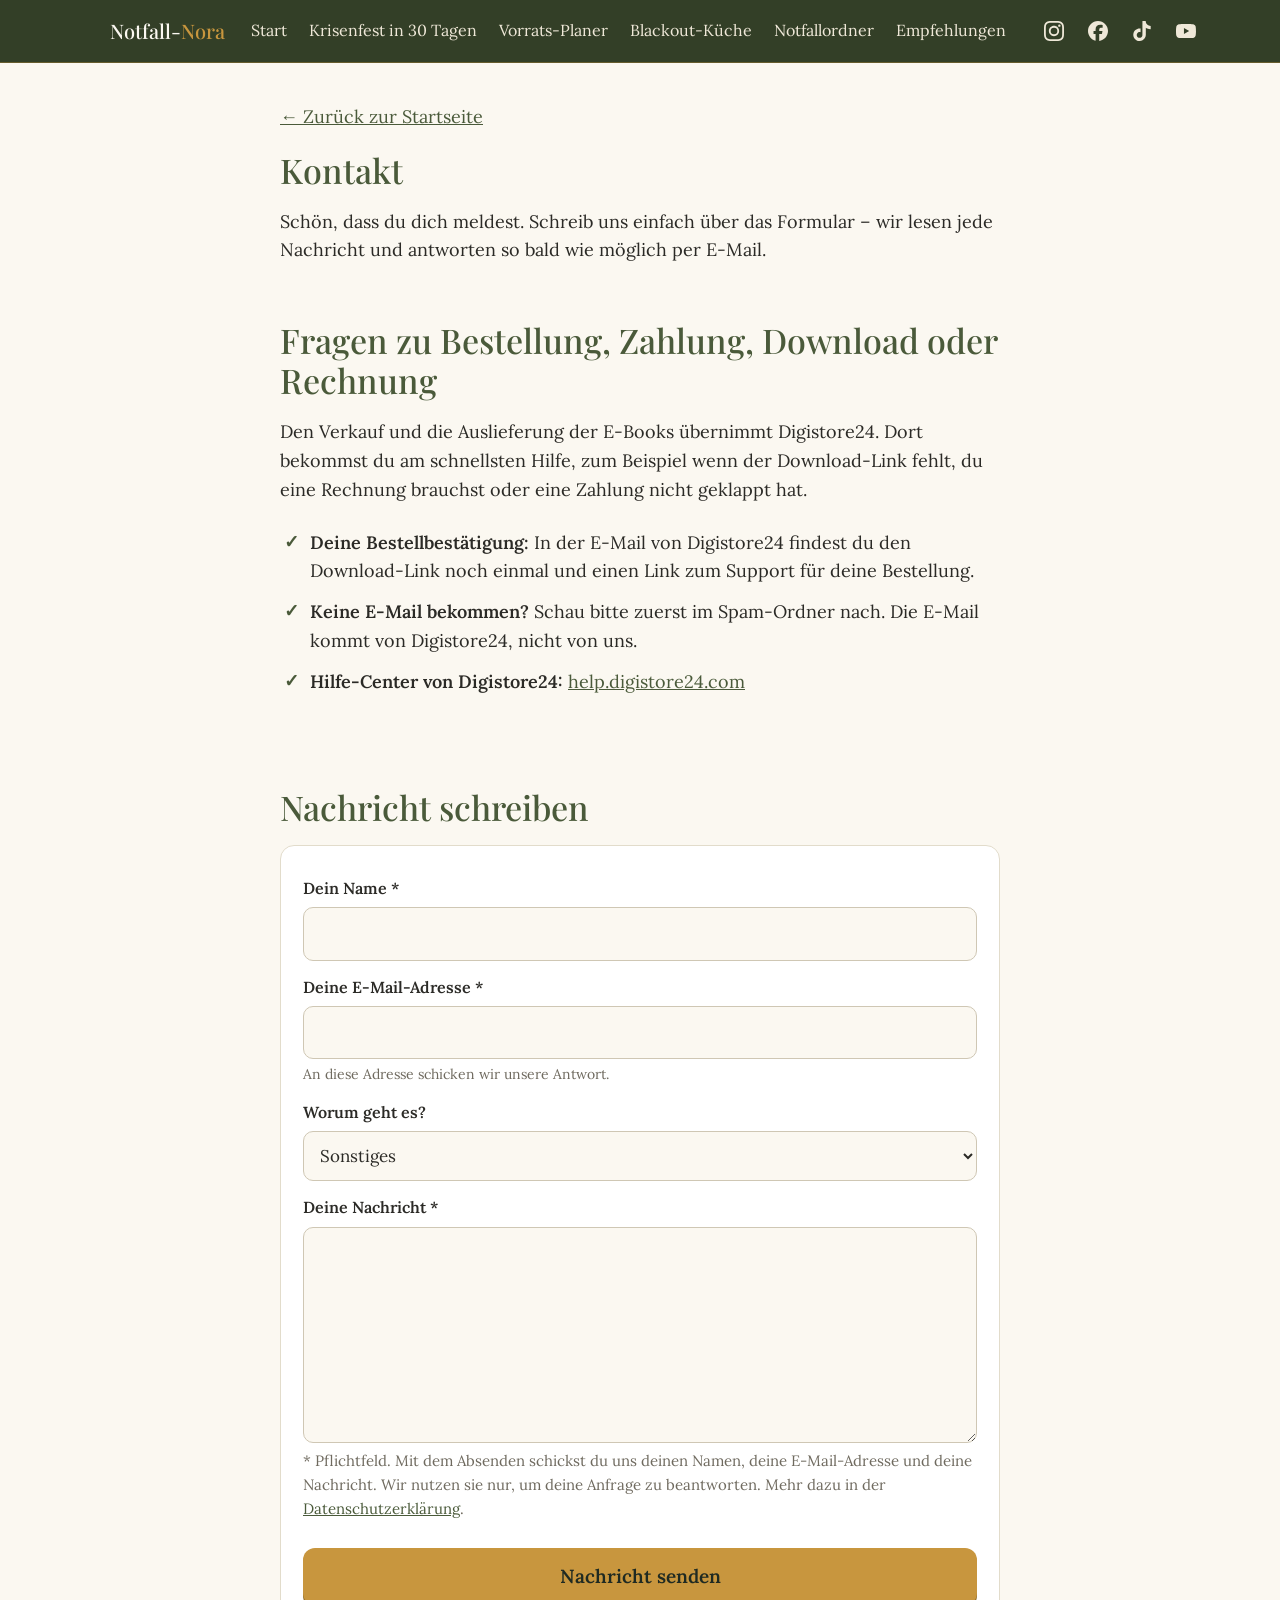
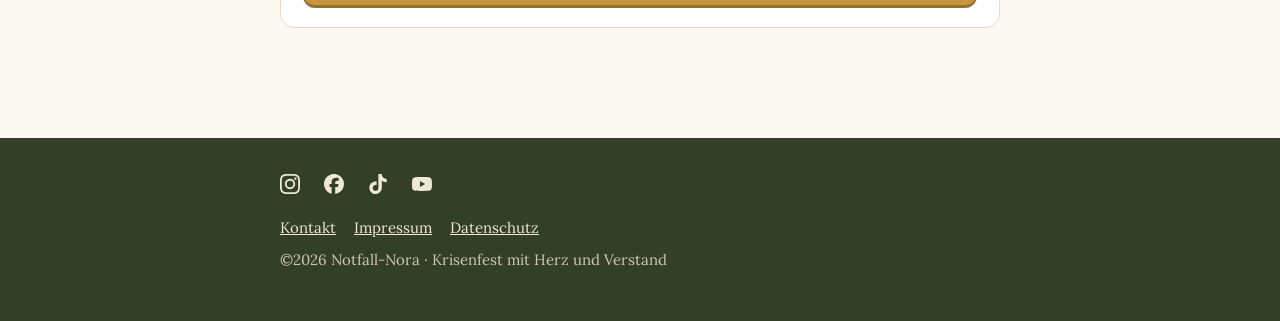
<file: kontakt.html>
<!doctype html>
<html lang="de">
<head>
<meta charset="utf-8">
<meta name="viewport" content="width=device-width, initial-scale=1">
<meta name="robots" content="noindex">
<title>Kontakt – Notfall-Nora</title>
<link rel="stylesheet" href="stil.css">
</head>
<body>
<!-- MENUE:START -->
<header class="leiste">
  <div class="leiste-innen">
    <a class="logo" href="index.html">Notfall-<span>Nora</span></a>
    <button class="menue-knopf" type="button" aria-expanded="false" aria-controls="hauptmenue"><svg viewBox="0 0 24 24" aria-hidden="true"><path class="auf" d="M3 6h18M3 12h18M3 18h18" stroke="currentColor" stroke-width="2" stroke-linecap="round"/><path class="zu" d="M6 6l12 12M18 6L6 18" stroke="currentColor" stroke-width="2" stroke-linecap="round"/></svg><span>Menü</span></button>
    <nav class="menue" id="hauptmenue" aria-label="Hauptmenü">
      <ul class="menue-liste"><li><a href="index.html">Start</a></li><li><a href="krisenfest.html">Krisenfest in 30 Tagen</a></li><li><a href="vorrats-planer.html">Vorrats-Planer</a></li><li><a href="blackout-kueche.html">Blackout-Küche</a></li><li><a href="notfallordner.html">Notfallordner</a></li><li><a href="empfehlungen.html">Empfehlungen</a></li></ul>
      <ul class="sozial"><li><a href="https://www.instagram.com/notfallnora/" target="_blank" rel="noopener" aria-label="Notfall-Nora auf Instagram" title="Instagram"><svg viewBox="0 0 24 24" aria-hidden="true" focusable="false"><path d="M7.0301.084c-1.2768.0602-2.1487.264-2.911.5634-.7888.3075-1.4575.72-2.1228 1.3877-.6652.6677-1.075 1.3368-1.3802 2.127-.2954.7638-.4956 1.6365-.552 2.914-.0564 1.2775-.0689 1.6882-.0626 4.947.0062 3.2586.0206 3.6671.0825 4.9473.061 1.2765.264 2.1482.5635 2.9107.308.7889.72 1.4573 1.388 2.1228.6679.6655 1.3365 1.0743 2.1285 1.38.7632.295 1.6361.4961 2.9134.552 1.2773.056 1.6884.069 4.9462.0627 3.2578-.0062 3.668-.0207 4.9478-.0814 1.28-.0607 2.147-.2652 2.9098-.5633.7889-.3086 1.4578-.72 2.1228-1.3881.665-.6682 1.0745-1.3378 1.3795-2.1284.2957-.7632.4966-1.636.552-2.9124.056-1.2809.0692-1.6898.063-4.948-.0063-3.2583-.021-3.6668-.0817-4.9465-.0607-1.2797-.264-2.1487-.5633-2.9117-.3084-.7889-.72-1.4568-1.3876-2.1228C21.2982 1.33 20.628.9208 19.8378.6165 19.074.321 18.2017.1197 16.9244.0645 15.6471.0093 15.236-.005 11.977.0014 8.718.0076 8.31.0215 7.0301.0839m.1402 21.6932c-1.17-.0509-1.8053-.2453-2.2287-.408-.5606-.216-.96-.4771-1.3819-.895-.422-.4178-.6811-.8186-.9-1.378-.1644-.4234-.3624-1.058-.4171-2.228-.0595-1.2645-.072-1.6442-.079-4.848-.007-3.2037.0053-3.583.0607-4.848.05-1.169.2456-1.805.408-2.2282.216-.5613.4762-.96.895-1.3816.4188-.4217.8184-.6814 1.3783-.9003.423-.1651 1.0575-.3614 2.227-.4171 1.2655-.06 1.6447-.072 4.848-.079 3.2033-.007 3.5835.005 4.8495.0608 1.169.0508 1.8053.2445 2.228.408.5608.216.96.4754 1.3816.895.4217.4194.6816.8176.9005 1.3787.1653.4217.3617 1.056.4169 2.2263.0602 1.2655.0739 1.645.0796 4.848.0058 3.203-.0055 3.5834-.061 4.848-.051 1.17-.245 1.8055-.408 2.2294-.216.5604-.4763.96-.8954 1.3814-.419.4215-.8181.6811-1.3783.9-.4224.1649-1.0577.3617-2.2262.4174-1.2656.0595-1.6448.072-4.8493.079-3.2045.007-3.5825-.006-4.848-.0608M16.953 5.5864A1.44 1.44 0 1 0 18.39 4.144a1.44 1.44 0 0 0-1.437 1.4424M5.8385 12.012c.0067 3.4032 2.7706 6.1557 6.173 6.1493 3.4026-.0065 6.157-2.7701 6.1506-6.1733-.0065-3.4032-2.771-6.1565-6.174-6.1498-3.403.0067-6.156 2.771-6.1496 6.1738M8 12.0077a4 4 0 1 1 4.008 3.9921A3.9996 3.9996 0 0 1 8 12.0077"/></svg></a></li><li><a href="https://www.facebook.com/notfallnora" target="_blank" rel="noopener" aria-label="Notfall-Nora auf Facebook" title="Facebook"><svg viewBox="0 0 24 24" aria-hidden="true" focusable="false"><path d="M9.101 23.691v-7.98H6.627v-3.667h2.474v-1.58c0-4.085 1.848-5.978 5.858-5.978.401 0 .955.042 1.468.103a8.68 8.68 0 0 1 1.141.195v3.325a8.623 8.623 0 0 0-.653-.036 26.805 26.805 0 0 0-.733-.009c-.707 0-1.259.096-1.675.309a1.686 1.686 0 0 0-.679.622c-.258.42-.374.995-.374 1.752v1.297h3.919l-.386 2.103-.287 1.564h-3.246v8.245C19.396 23.238 24 18.179 24 12.044c0-6.627-5.373-12-12-12s-12 5.373-12 12c0 5.628 3.874 10.35 9.101 11.647Z"/></svg></a></li><li><a href="https://www.tiktok.com/@notfallnora" target="_blank" rel="noopener" aria-label="Notfall-Nora auf TikTok" title="TikTok"><svg viewBox="0 0 24 24" aria-hidden="true" focusable="false"><path d="M12.525.02c1.31-.02 2.61-.01 3.91-.02.08 1.53.63 3.09 1.75 4.17 1.12 1.11 2.7 1.62 4.24 1.79v4.03c-1.44-.05-2.89-.35-4.2-.97-.57-.26-1.1-.59-1.62-.93-.01 2.92.01 5.84-.02 8.75-.08 1.4-.54 2.79-1.35 3.94-1.31 1.92-3.58 3.17-5.91 3.21-1.43.08-2.86-.31-4.08-1.03-2.02-1.19-3.44-3.37-3.65-5.71-.02-.5-.03-1-.01-1.49.18-1.9 1.12-3.72 2.58-4.96 1.66-1.44 3.98-2.13 6.15-1.72.02 1.48-.04 2.96-.04 4.44-.99-.32-2.15-.23-3.02.37-.63.41-1.11 1.04-1.36 1.75-.21.51-.15 1.07-.14 1.61.24 1.64 1.82 3.02 3.5 2.87 1.12-.01 2.19-.66 2.77-1.61.19-.33.4-.67.41-1.06.1-1.79.06-3.57.07-5.36.01-4.03-.01-8.05.02-12.07z"/></svg></a></li><li><a href="https://www.youtube.com/@notfallnora" target="_blank" rel="noopener" aria-label="Notfall-Nora auf YouTube" title="YouTube"><svg viewBox="0 0 24 24" aria-hidden="true" focusable="false"><path d="M23.498 6.186a3.016 3.016 0 0 0-2.122-2.136C19.505 3.545 12 3.545 12 3.545s-7.505 0-9.377.505A3.017 3.017 0 0 0 .502 6.186C0 8.07 0 12 0 12s0 3.93.502 5.814a3.016 3.016 0 0 0 2.122 2.136c1.871.505 9.376.505 9.376.505s7.505 0 9.377-.505a3.015 3.015 0 0 0 2.122-2.136C24 15.93 24 12 24 12s0-3.93-.502-5.814zM9.545 15.568V8.432L15.818 12l-6.273 3.568z"/></svg></a></li></ul>
    </nav>
  </div>
</header>
<script>
(function(){var d=document.documentElement;d.className+=' js';var l=document.querySelector('.leiste'),b=l.querySelector('.menue-knopf');
function zu(){l.classList.remove('offen');b.setAttribute('aria-expanded','false');}
b.addEventListener('click',function(){var o=l.classList.toggle('offen');b.setAttribute('aria-expanded',o?'true':'false');});
document.addEventListener('keydown',function(e){if(e.key==='Escape'&&l.classList.contains('offen')){zu();b.focus();}});
l.querySelectorAll('.menue a').forEach(function(a){a.addEventListener('click',zu);});})();
</script>
<!-- MENUE:END -->
<main class="huelle einfach">
  <p><a href="index.html">← Zurück zur Startseite</a></p>
  <h1>Kontakt</h1>
  <p>Schön, dass du dich meldest. Schreib uns einfach über das Formular – wir lesen jede Nachricht und antworten so bald wie möglich per E-Mail.</p>
  <h2>Fragen zu Bestellung, Zahlung, Download oder Rechnung</h2>
  <p>Den Verkauf und die Auslieferung der E-Books übernimmt Digistore24. Dort bekommst du am schnellsten Hilfe, zum Beispiel wenn der Download-Link fehlt, du eine Rechnung brauchst oder eine Zahlung nicht geklappt hat.</p>
  <ul class="punkte">
    <li><strong>Deine Bestellbestätigung:</strong> In der E-Mail von Digistore24 findest du den Download-Link noch einmal und einen Link zum Support für deine Bestellung.</li>
    <li><strong>Keine E-Mail bekommen?</strong> Schau bitte zuerst im Spam-Ordner nach. Die E-Mail kommt von Digistore24, nicht von uns.</li>
    <li><strong>Hilfe-Center von Digistore24:</strong> <a href="https://help.digistore24.com/hc/de">help.digistore24.com</a></li>
  </ul>

  <section id="formular" class="kontakt-bereich">
    <h2>Nachricht schreiben</h2>
    <p id="formular-meldung" class="formular-meldung" role="alert" tabindex="-1" hidden></p>
    <form class="formular" method="post" action="https://notfallnora.mitgliederbereich.workers.dev/kontakt" accept-charset="utf-8">
      <label for="name">Dein Name *</label>
      <input id="name" type="text" name="name" required maxlength="100" autocomplete="name">
      <label for="email">Deine E-Mail-Adresse *</label>
      <input id="email" type="email" name="email" required maxlength="200" autocomplete="email" inputmode="email">
      <span class="klein">An diese Adresse schicken wir unsere Antwort.</span>
      <label for="thema">Worum geht es?</label>
      <select id="thema" name="thema">
        <option>Frage zu einem Video oder einer Checkliste</option>
        <option>Frage zu einem Buch oder Kurs</option>
        <option>Bestellung oder Zugang</option>
        <option>Zusammenarbeit</option>
        <option selected>Sonstiges</option>
      </select>
      <label for="nachricht">Deine Nachricht *</label>
      <textarea id="nachricht" name="nachricht" required minlength="10" maxlength="5000" rows="7"></textarea>
      <div class="falle" aria-hidden="true"><label>Bitte leer lassen<input type="text" name="website" tabindex="-1" autocomplete="off"></label></div>
      <input type="hidden" name="t" value="">
      <p class="hinweis">* Pflichtfeld. Mit dem Absenden schickst du uns deinen Namen, deine E-Mail-Adresse und deine Nachricht. Wir nutzen sie nur, um deine Anfrage zu beantworten. Mehr dazu in der <a href="datenschutz.html#kontaktformular">Datenschutzerklärung</a>.</p>
      <button class="knopf" type="submit">Nachricht senden</button>
    </form>
  </section>
  <script>
  (function () {
    var form = document.querySelector(".formular");
    if (!form) return;
    var meldung = document.getElementById("formular-meldung");
    var knopf = form.querySelector("button[type=submit]");
    var texte = {
      eingabe: "Bitte fülle Name, E-Mail-Adresse und Nachricht aus (mindestens 10 Zeichen).",
      lang: "Deine Nachricht ist zu lang. Bitte kürze sie auf höchstens 5.000 Zeichen.",
      zuviele: "Du hast uns heute schon mehrere Nachrichten geschickt. Bitte versuch es morgen wieder.",
      versand: "Deine Nachricht konnte gerade nicht verschickt werden. Bitte versuch es später noch einmal."
    };
    function zeige(code) { meldung.textContent = texte[code] || texte.versand; meldung.hidden = false; meldung.focus(); }
    form.elements.t.value = Date.now();
    var fehler = new URLSearchParams(location.search).get("fehler");
    if (fehler) zeige(fehler);
    form.addEventListener("submit", function (e) {
      if (!window.fetch || !window.FormData) return;
      e.preventDefault();
      meldung.hidden = true; knopf.disabled = true; knopf.textContent = "Wird gesendet …";
      fetch(form.action, { method: "POST", body: new FormData(form), headers: { Accept: "application/json" } })
        .then(function (r) { return r.json(); })
        .then(function (j) { if (j.ok) { location.href = "danke.html"; return; } zeige(j.fehler); })
        .catch(function () { zeige("versand"); })
        .then(function () { knopf.disabled = false; knopf.textContent = "Nachricht senden"; });
    });
  })();
  </script>
</main>
<footer class="fuss">
  <div class="huelle">
    <ul class="sozial"><li><a href="https://www.instagram.com/notfallnora/" target="_blank" rel="noopener" aria-label="Notfall-Nora auf Instagram" title="Instagram"><svg viewBox="0 0 24 24" aria-hidden="true" focusable="false"><path d="M7.0301.084c-1.2768.0602-2.1487.264-2.911.5634-.7888.3075-1.4575.72-2.1228 1.3877-.6652.6677-1.075 1.3368-1.3802 2.127-.2954.7638-.4956 1.6365-.552 2.914-.0564 1.2775-.0689 1.6882-.0626 4.947.0062 3.2586.0206 3.6671.0825 4.9473.061 1.2765.264 2.1482.5635 2.9107.308.7889.72 1.4573 1.388 2.1228.6679.6655 1.3365 1.0743 2.1285 1.38.7632.295 1.6361.4961 2.9134.552 1.2773.056 1.6884.069 4.9462.0627 3.2578-.0062 3.668-.0207 4.9478-.0814 1.28-.0607 2.147-.2652 2.9098-.5633.7889-.3086 1.4578-.72 2.1228-1.3881.665-.6682 1.0745-1.3378 1.3795-2.1284.2957-.7632.4966-1.636.552-2.9124.056-1.2809.0692-1.6898.063-4.948-.0063-3.2583-.021-3.6668-.0817-4.9465-.0607-1.2797-.264-2.1487-.5633-2.9117-.3084-.7889-.72-1.4568-1.3876-2.1228C21.2982 1.33 20.628.9208 19.8378.6165 19.074.321 18.2017.1197 16.9244.0645 15.6471.0093 15.236-.005 11.977.0014 8.718.0076 8.31.0215 7.0301.0839m.1402 21.6932c-1.17-.0509-1.8053-.2453-2.2287-.408-.5606-.216-.96-.4771-1.3819-.895-.422-.4178-.6811-.8186-.9-1.378-.1644-.4234-.3624-1.058-.4171-2.228-.0595-1.2645-.072-1.6442-.079-4.848-.007-3.2037.0053-3.583.0607-4.848.05-1.169.2456-1.805.408-2.2282.216-.5613.4762-.96.895-1.3816.4188-.4217.8184-.6814 1.3783-.9003.423-.1651 1.0575-.3614 2.227-.4171 1.2655-.06 1.6447-.072 4.848-.079 3.2033-.007 3.5835.005 4.8495.0608 1.169.0508 1.8053.2445 2.228.408.5608.216.96.4754 1.3816.895.4217.4194.6816.8176.9005 1.3787.1653.4217.3617 1.056.4169 2.2263.0602 1.2655.0739 1.645.0796 4.848.0058 3.203-.0055 3.5834-.061 4.848-.051 1.17-.245 1.8055-.408 2.2294-.216.5604-.4763.96-.8954 1.3814-.419.4215-.8181.6811-1.3783.9-.4224.1649-1.0577.3617-2.2262.4174-1.2656.0595-1.6448.072-4.8493.079-3.2045.007-3.5825-.006-4.848-.0608M16.953 5.5864A1.44 1.44 0 1 0 18.39 4.144a1.44 1.44 0 0 0-1.437 1.4424M5.8385 12.012c.0067 3.4032 2.7706 6.1557 6.173 6.1493 3.4026-.0065 6.157-2.7701 6.1506-6.1733-.0065-3.4032-2.771-6.1565-6.174-6.1498-3.403.0067-6.156 2.771-6.1496 6.1738M8 12.0077a4 4 0 1 1 4.008 3.9921A3.9996 3.9996 0 0 1 8 12.0077"/></svg></a></li><li><a href="https://www.facebook.com/notfallnora" target="_blank" rel="noopener" aria-label="Notfall-Nora auf Facebook" title="Facebook"><svg viewBox="0 0 24 24" aria-hidden="true" focusable="false"><path d="M9.101 23.691v-7.98H6.627v-3.667h2.474v-1.58c0-4.085 1.848-5.978 5.858-5.978.401 0 .955.042 1.468.103a8.68 8.68 0 0 1 1.141.195v3.325a8.623 8.623 0 0 0-.653-.036 26.805 26.805 0 0 0-.733-.009c-.707 0-1.259.096-1.675.309a1.686 1.686 0 0 0-.679.622c-.258.42-.374.995-.374 1.752v1.297h3.919l-.386 2.103-.287 1.564h-3.246v8.245C19.396 23.238 24 18.179 24 12.044c0-6.627-5.373-12-12-12s-12 5.373-12 12c0 5.628 3.874 10.35 9.101 11.647Z"/></svg></a></li><li><a href="https://www.tiktok.com/@notfallnora" target="_blank" rel="noopener" aria-label="Notfall-Nora auf TikTok" title="TikTok"><svg viewBox="0 0 24 24" aria-hidden="true" focusable="false"><path d="M12.525.02c1.31-.02 2.61-.01 3.91-.02.08 1.53.63 3.09 1.75 4.17 1.12 1.11 2.7 1.62 4.24 1.79v4.03c-1.44-.05-2.89-.35-4.2-.97-.57-.26-1.1-.59-1.62-.93-.01 2.92.01 5.84-.02 8.75-.08 1.4-.54 2.79-1.35 3.94-1.31 1.92-3.58 3.17-5.91 3.21-1.43.08-2.86-.31-4.08-1.03-2.02-1.19-3.44-3.37-3.65-5.71-.02-.5-.03-1-.01-1.49.18-1.9 1.12-3.72 2.58-4.96 1.66-1.44 3.98-2.13 6.15-1.72.02 1.48-.04 2.96-.04 4.44-.99-.32-2.15-.23-3.02.37-.63.41-1.11 1.04-1.36 1.75-.21.51-.15 1.07-.14 1.61.24 1.64 1.82 3.02 3.5 2.87 1.12-.01 2.19-.66 2.77-1.61.19-.33.4-.67.41-1.06.1-1.79.06-3.57.07-5.36.01-4.03-.01-8.05.02-12.07z"/></svg></a></li><li><a href="https://www.youtube.com/@notfallnora" target="_blank" rel="noopener" aria-label="Notfall-Nora auf YouTube" title="YouTube"><svg viewBox="0 0 24 24" aria-hidden="true" focusable="false"><path d="M23.498 6.186a3.016 3.016 0 0 0-2.122-2.136C19.505 3.545 12 3.545 12 3.545s-7.505 0-9.377.505A3.017 3.017 0 0 0 .502 6.186C0 8.07 0 12 0 12s0 3.93.502 5.814a3.016 3.016 0 0 0 2.122 2.136c1.871.505 9.376.505 9.376.505s7.505 0 9.377-.505a3.015 3.015 0 0 0 2.122-2.136C24 15.93 24 12 24 12s0-3.93-.502-5.814zM9.545 15.568V8.432L15.818 12l-6.273 3.568z"/></svg></a></li></ul>
    <nav aria-label="Rechtliches"><a href="kontakt.html">Kontakt</a><a href="impressum.html">Impressum</a><a href="datenschutz.html">Datenschutz</a></nav>
    <p>©2026 Notfall-Nora · Krisenfest mit Herz und Verstand</p>
  </div>
</footer>
</body>
</html>
</file>
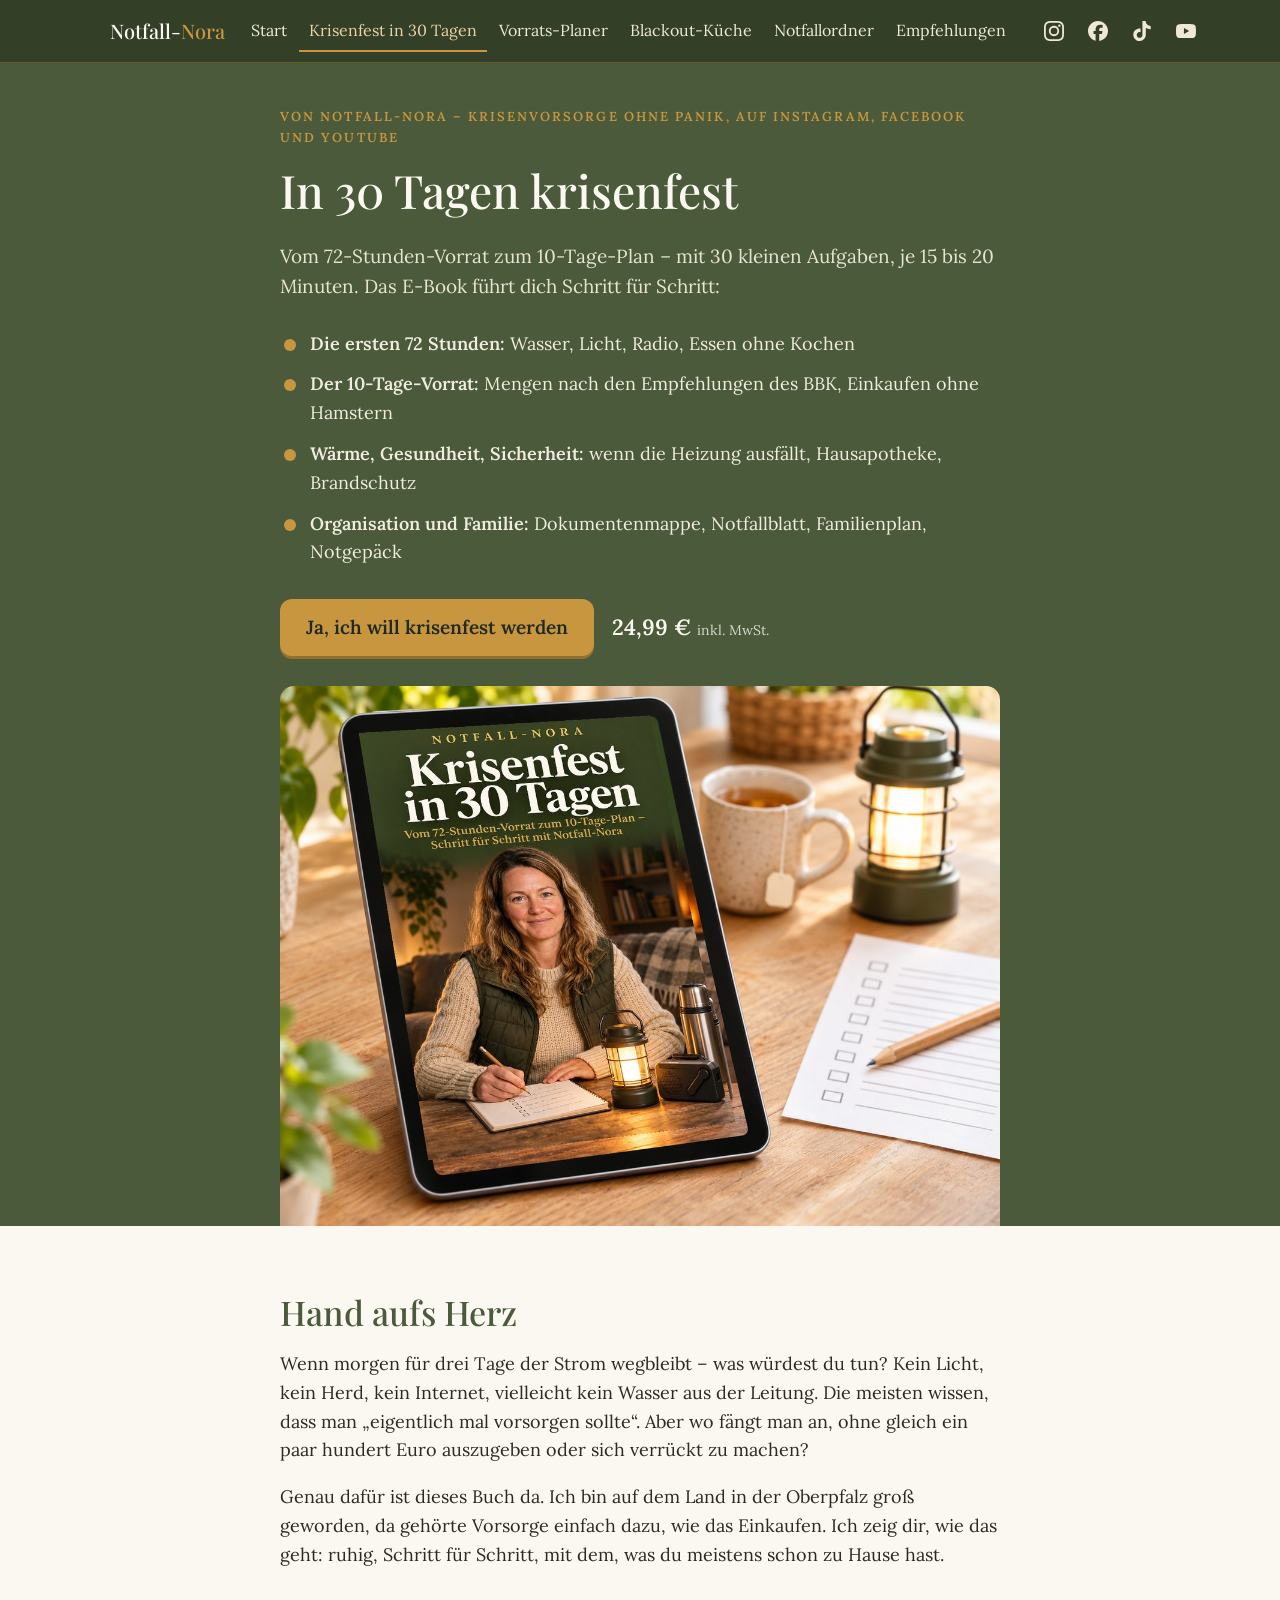
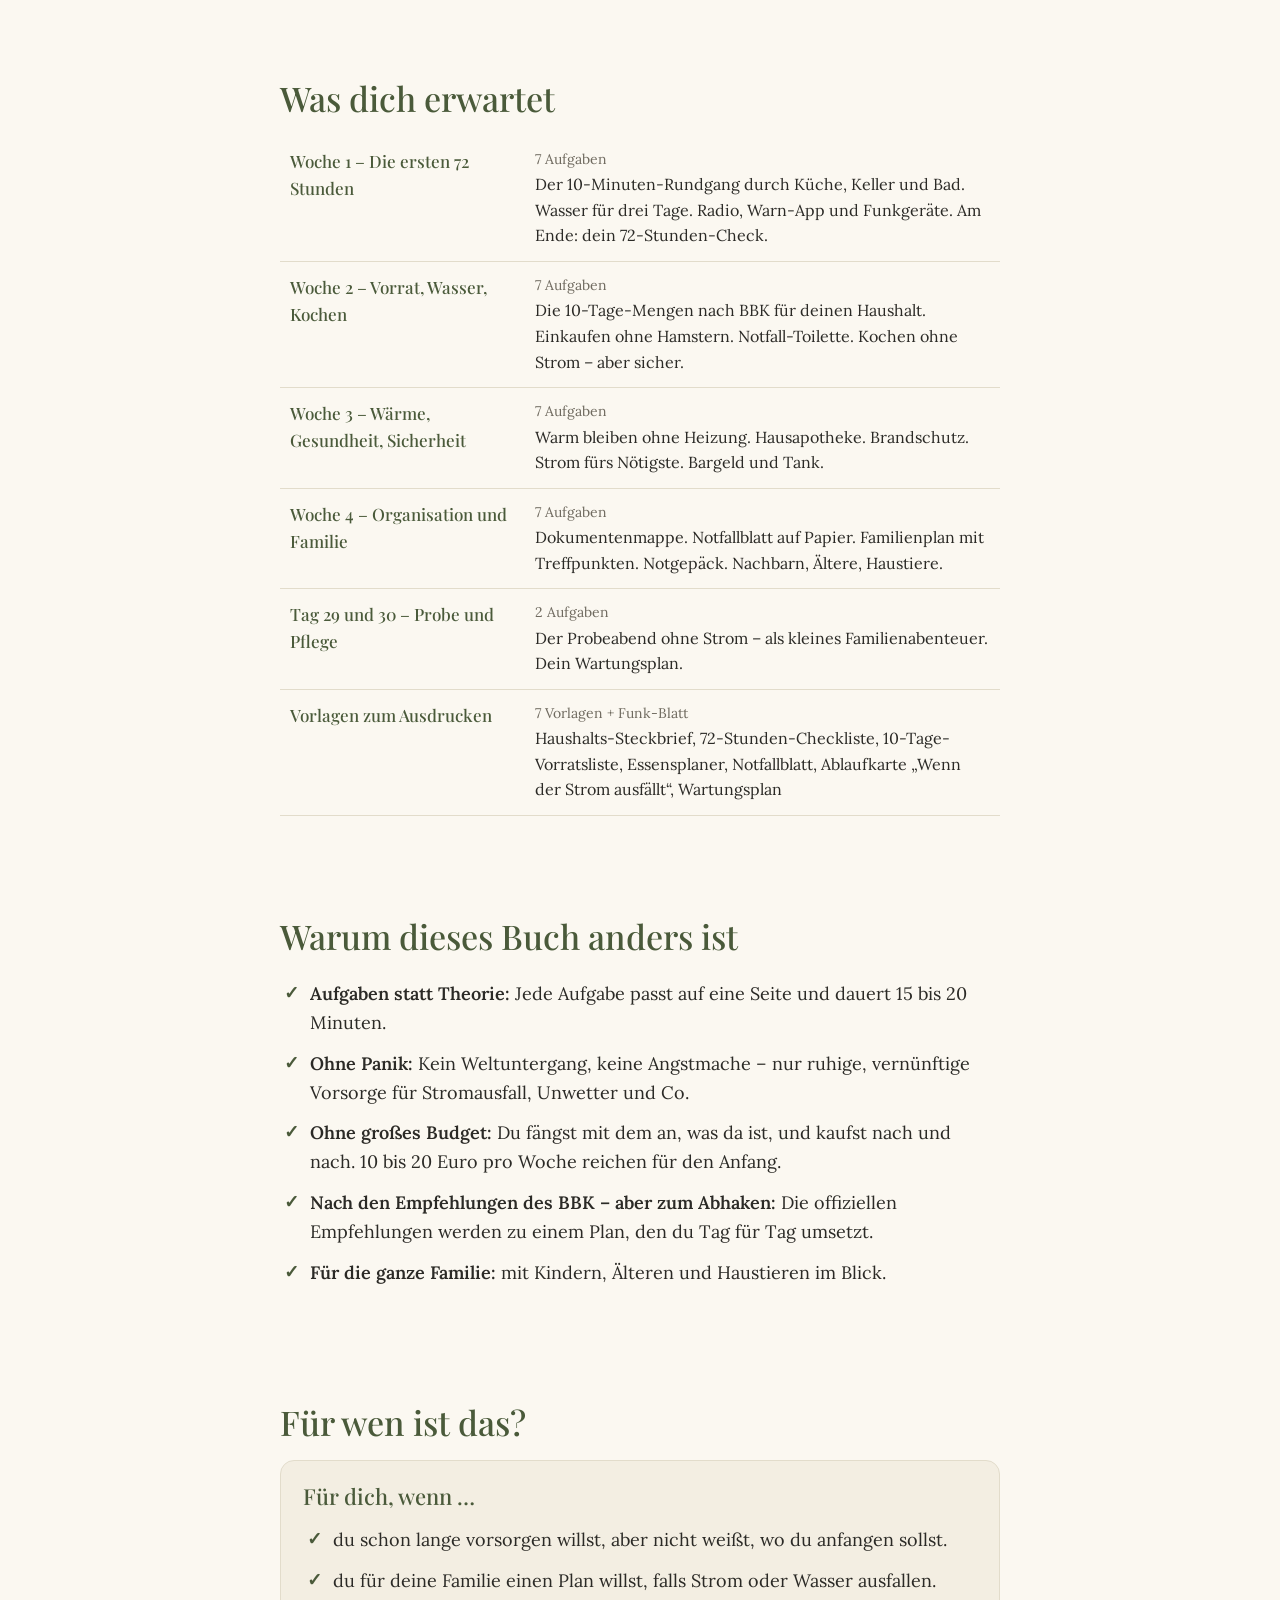
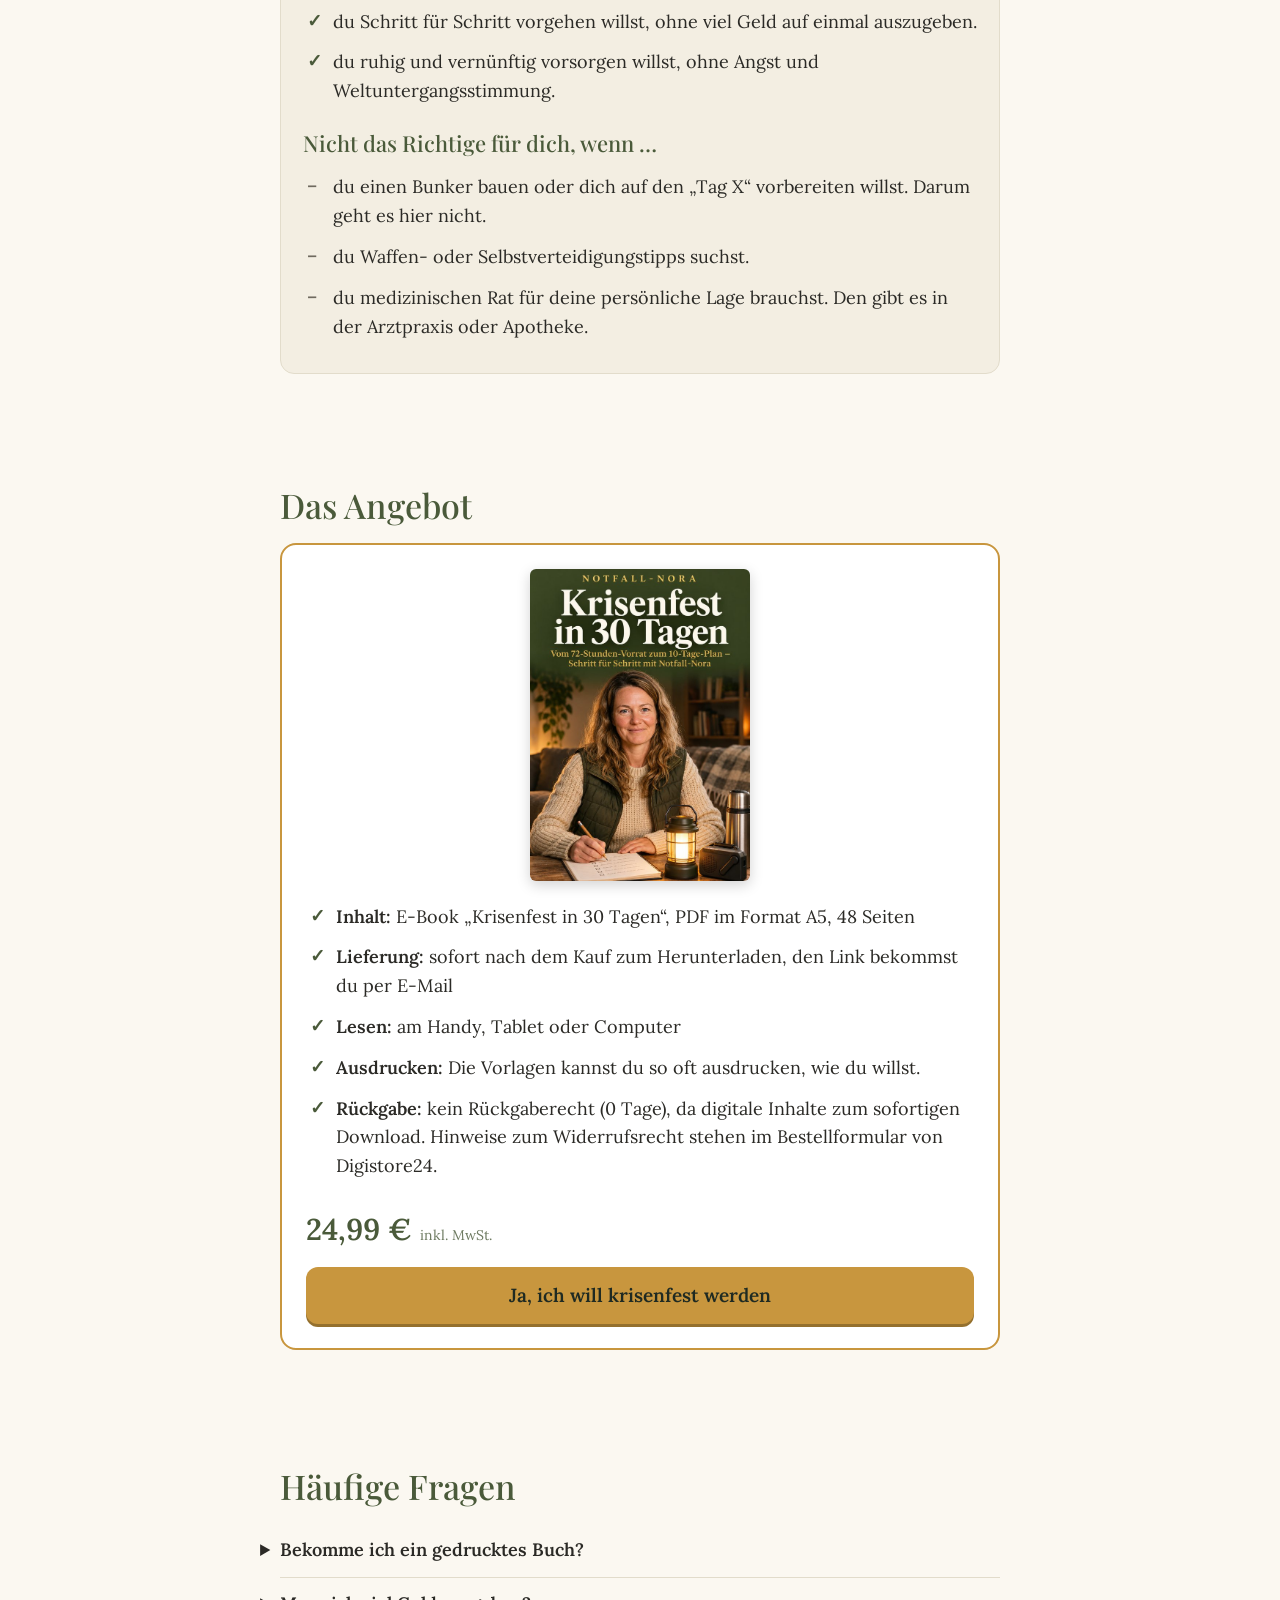
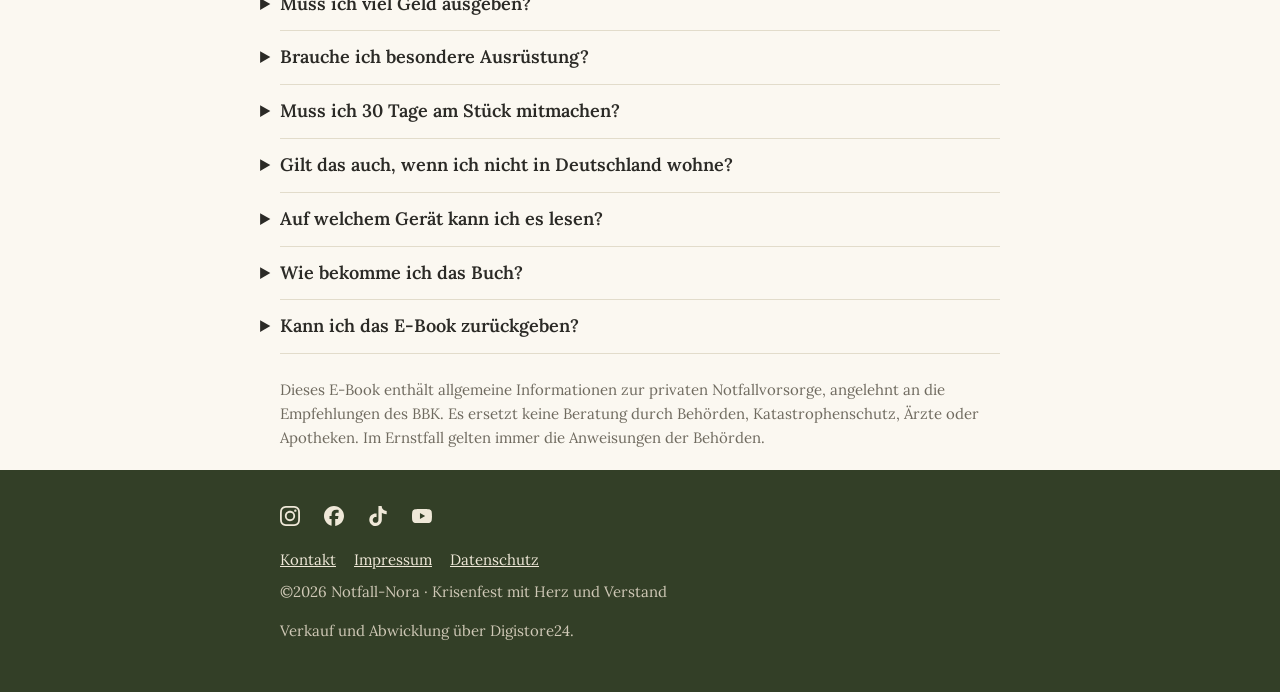
<file: krisenfest.html>
<!doctype html>
<html lang="de">
<head>
<meta charset="utf-8">
<meta name="viewport" content="width=device-width, initial-scale=1">
<title>Krisenfest in 30 Tagen – vom 72-Stunden-Vorrat zum 10-Tage-Plan</title>
<meta name="description" content="E-Book von Notfall-Nora: 30 Aufgaben zu je 15 bis 20 Minuten – Wasser, Licht, Vorrat nach BBK, Wärme, Familienplan. PDF zum sofortigen Download.">
<link rel="stylesheet" href="stil.css">
<script src="https://www.digistore24-scripts.com/service/digistore.js"></script>
<script type="text/javascript">
digistorePromocode( { "product_id": 771812, "adjust_all_urls": true, "adjust_domain": true } );
</script>
</head>
<body>
<!-- MENUE:START -->
<header class="leiste">
  <div class="leiste-innen">
    <a class="logo" href="index.html">Notfall-<span>Nora</span></a>
    <button class="menue-knopf" type="button" aria-expanded="false" aria-controls="hauptmenue"><svg viewBox="0 0 24 24" aria-hidden="true"><path class="auf" d="M3 6h18M3 12h18M3 18h18" stroke="currentColor" stroke-width="2" stroke-linecap="round"/><path class="zu" d="M6 6l12 12M18 6L6 18" stroke="currentColor" stroke-width="2" stroke-linecap="round"/></svg><span>Menü</span></button>
    <nav class="menue" id="hauptmenue" aria-label="Hauptmenü">
      <ul class="menue-liste"><li><a href="index.html">Start</a></li><li><a href="krisenfest.html" aria-current="page">Krisenfest in 30 Tagen</a></li><li><a href="vorrats-planer.html">Vorrats-Planer</a></li><li><a href="blackout-kueche.html">Blackout-Küche</a></li><li><a href="notfallordner.html">Notfallordner</a></li><li><a href="empfehlungen.html">Empfehlungen</a></li></ul>
      <ul class="sozial"><li><a href="https://www.instagram.com/notfallnora/" target="_blank" rel="noopener" aria-label="Notfall-Nora auf Instagram" title="Instagram"><svg viewBox="0 0 24 24" aria-hidden="true" focusable="false"><path d="M7.0301.084c-1.2768.0602-2.1487.264-2.911.5634-.7888.3075-1.4575.72-2.1228 1.3877-.6652.6677-1.075 1.3368-1.3802 2.127-.2954.7638-.4956 1.6365-.552 2.914-.0564 1.2775-.0689 1.6882-.0626 4.947.0062 3.2586.0206 3.6671.0825 4.9473.061 1.2765.264 2.1482.5635 2.9107.308.7889.72 1.4573 1.388 2.1228.6679.6655 1.3365 1.0743 2.1285 1.38.7632.295 1.6361.4961 2.9134.552 1.2773.056 1.6884.069 4.9462.0627 3.2578-.0062 3.668-.0207 4.9478-.0814 1.28-.0607 2.147-.2652 2.9098-.5633.7889-.3086 1.4578-.72 2.1228-1.3881.665-.6682 1.0745-1.3378 1.3795-2.1284.2957-.7632.4966-1.636.552-2.9124.056-1.2809.0692-1.6898.063-4.948-.0063-3.2583-.021-3.6668-.0817-4.9465-.0607-1.2797-.264-2.1487-.5633-2.9117-.3084-.7889-.72-1.4568-1.3876-2.1228C21.2982 1.33 20.628.9208 19.8378.6165 19.074.321 18.2017.1197 16.9244.0645 15.6471.0093 15.236-.005 11.977.0014 8.718.0076 8.31.0215 7.0301.0839m.1402 21.6932c-1.17-.0509-1.8053-.2453-2.2287-.408-.5606-.216-.96-.4771-1.3819-.895-.422-.4178-.6811-.8186-.9-1.378-.1644-.4234-.3624-1.058-.4171-2.228-.0595-1.2645-.072-1.6442-.079-4.848-.007-3.2037.0053-3.583.0607-4.848.05-1.169.2456-1.805.408-2.2282.216-.5613.4762-.96.895-1.3816.4188-.4217.8184-.6814 1.3783-.9003.423-.1651 1.0575-.3614 2.227-.4171 1.2655-.06 1.6447-.072 4.848-.079 3.2033-.007 3.5835.005 4.8495.0608 1.169.0508 1.8053.2445 2.228.408.5608.216.96.4754 1.3816.895.4217.4194.6816.8176.9005 1.3787.1653.4217.3617 1.056.4169 2.2263.0602 1.2655.0739 1.645.0796 4.848.0058 3.203-.0055 3.5834-.061 4.848-.051 1.17-.245 1.8055-.408 2.2294-.216.5604-.4763.96-.8954 1.3814-.419.4215-.8181.6811-1.3783.9-.4224.1649-1.0577.3617-2.2262.4174-1.2656.0595-1.6448.072-4.8493.079-3.2045.007-3.5825-.006-4.848-.0608M16.953 5.5864A1.44 1.44 0 1 0 18.39 4.144a1.44 1.44 0 0 0-1.437 1.4424M5.8385 12.012c.0067 3.4032 2.7706 6.1557 6.173 6.1493 3.4026-.0065 6.157-2.7701 6.1506-6.1733-.0065-3.4032-2.771-6.1565-6.174-6.1498-3.403.0067-6.156 2.771-6.1496 6.1738M8 12.0077a4 4 0 1 1 4.008 3.9921A3.9996 3.9996 0 0 1 8 12.0077"/></svg></a></li><li><a href="https://www.facebook.com/notfallnora" target="_blank" rel="noopener" aria-label="Notfall-Nora auf Facebook" title="Facebook"><svg viewBox="0 0 24 24" aria-hidden="true" focusable="false"><path d="M9.101 23.691v-7.98H6.627v-3.667h2.474v-1.58c0-4.085 1.848-5.978 5.858-5.978.401 0 .955.042 1.468.103a8.68 8.68 0 0 1 1.141.195v3.325a8.623 8.623 0 0 0-.653-.036 26.805 26.805 0 0 0-.733-.009c-.707 0-1.259.096-1.675.309a1.686 1.686 0 0 0-.679.622c-.258.42-.374.995-.374 1.752v1.297h3.919l-.386 2.103-.287 1.564h-3.246v8.245C19.396 23.238 24 18.179 24 12.044c0-6.627-5.373-12-12-12s-12 5.373-12 12c0 5.628 3.874 10.35 9.101 11.647Z"/></svg></a></li><li><a href="https://www.tiktok.com/@notfallnora" target="_blank" rel="noopener" aria-label="Notfall-Nora auf TikTok" title="TikTok"><svg viewBox="0 0 24 24" aria-hidden="true" focusable="false"><path d="M12.525.02c1.31-.02 2.61-.01 3.91-.02.08 1.53.63 3.09 1.75 4.17 1.12 1.11 2.7 1.62 4.24 1.79v4.03c-1.44-.05-2.89-.35-4.2-.97-.57-.26-1.1-.59-1.62-.93-.01 2.92.01 5.84-.02 8.75-.08 1.4-.54 2.79-1.35 3.94-1.31 1.92-3.58 3.17-5.91 3.21-1.43.08-2.86-.31-4.08-1.03-2.02-1.19-3.44-3.37-3.65-5.71-.02-.5-.03-1-.01-1.49.18-1.9 1.12-3.72 2.58-4.96 1.66-1.44 3.98-2.13 6.15-1.72.02 1.48-.04 2.96-.04 4.44-.99-.32-2.15-.23-3.02.37-.63.41-1.11 1.04-1.36 1.75-.21.51-.15 1.07-.14 1.61.24 1.64 1.82 3.02 3.5 2.87 1.12-.01 2.19-.66 2.77-1.61.19-.33.4-.67.41-1.06.1-1.79.06-3.57.07-5.36.01-4.03-.01-8.05.02-12.07z"/></svg></a></li><li><a href="https://www.youtube.com/@notfallnora" target="_blank" rel="noopener" aria-label="Notfall-Nora auf YouTube" title="YouTube"><svg viewBox="0 0 24 24" aria-hidden="true" focusable="false"><path d="M23.498 6.186a3.016 3.016 0 0 0-2.122-2.136C19.505 3.545 12 3.545 12 3.545s-7.505 0-9.377.505A3.017 3.017 0 0 0 .502 6.186C0 8.07 0 12 0 12s0 3.93.502 5.814a3.016 3.016 0 0 0 2.122 2.136c1.871.505 9.376.505 9.376.505s7.505 0 9.377-.505a3.015 3.015 0 0 0 2.122-2.136C24 15.93 24 12 24 12s0-3.93-.502-5.814zM9.545 15.568V8.432L15.818 12l-6.273 3.568z"/></svg></a></li></ul>
    </nav>
  </div>
</header>
<script>
(function(){var d=document.documentElement;d.className+=' js';var l=document.querySelector('.leiste'),b=l.querySelector('.menue-knopf');
function zu(){l.classList.remove('offen');b.setAttribute('aria-expanded','false');}
b.addEventListener('click',function(){var o=l.classList.toggle('offen');b.setAttribute('aria-expanded',o?'true':'false');});
document.addEventListener('keydown',function(e){if(e.key==='Escape'&&l.classList.contains('offen')){zu();b.focus();}});
l.querySelectorAll('.menue a').forEach(function(a){a.addEventListener('click',zu);});})();
</script>
<!-- MENUE:END -->

<header class="kopf">
  <div class="huelle">
    <p class="marke">Von Notfall-Nora – Krisenvorsorge ohne Panik, auf Instagram, Facebook und YouTube</p>
    <h1>In 30 Tagen krisenfest</h1>
    <p class="unter">Vom 72-Stunden-Vorrat zum 10-Tage-Plan – mit 30 kleinen Aufgaben, je 15 bis 20 Minuten. Das E-Book führt dich Schritt für Schritt:</p>
    <ul class=''><li><strong>Die ersten 72 Stunden:</strong> Wasser, Licht, Radio, Essen ohne Kochen</li><li><strong>Der 10-Tage-Vorrat:</strong> Mengen nach den Empfehlungen des BBK, Einkaufen ohne Hamstern</li><li><strong>Wärme, Gesundheit, Sicherheit:</strong> wenn die Heizung ausfällt, Hausapotheke, Brandschutz</li><li><strong>Organisation und Familie:</strong> Dokumentenmappe, Notfallblatt, Familienplan, Notgepäck</li></ul>
    <div class="knopf-zeile">
      <a class="knopf" href="https://www.digistore24.com/product/771812">Ja, ich will krisenfest werden</a>
      <span class="preis">24,99 € <small>inkl. MwSt.</small></span>
    </div>
    <div class="bild"><img src="krisenfest-tablet.jpg" width="1200" height="900" alt="Tablet mit dem Cover von „Krisenfest in 30 Tagen“ auf einem Küchentisch, daneben eine Laterne, eine Tasse Tee und eine Checkliste"></div>
  </div>
</header>

<main class="huelle">
<section class="einstieg">
  <h2>Hand aufs Herz</h2>
  <p>Wenn morgen für drei Tage der Strom wegbleibt – was würdest du tun? Kein Licht, kein Herd, kein Internet, vielleicht kein Wasser aus der Leitung. Die meisten wissen, dass man „eigentlich mal vorsorgen sollte“. Aber wo fängt man an, ohne gleich ein paar hundert Euro auszugeben oder sich verrückt zu machen?</p><p>Genau dafür ist dieses Buch da. Ich bin auf dem Land in der Oberpfalz groß geworden, da gehörte Vorsorge einfach dazu, wie das Einkaufen. Ich zeig dir, wie das geht: ruhig, Schritt für Schritt, mit dem, was du meistens schon zu Hause hast.</p>
</section>
<section>
  <h2>Was dich erwartet</h2>
  <table class="tabelle">
    <tr><th>Woche 1 – Die ersten 72 Stunden</th><td><span class="umfang">7 Aufgaben</span>Der 10-Minuten-Rundgang durch Küche, Keller und Bad. Wasser für drei Tage. Radio, Warn-App und Funkgeräte. Am Ende: dein 72-Stunden-Check.</td></tr><tr><th>Woche 2 – Vorrat, Wasser, Kochen</th><td><span class="umfang">7 Aufgaben</span>Die 10-Tage-Mengen nach BBK für deinen Haushalt. Einkaufen ohne Hamstern. Notfall-Toilette. Kochen ohne Strom – aber sicher.</td></tr><tr><th>Woche 3 – Wärme, Gesundheit, Sicherheit</th><td><span class="umfang">7 Aufgaben</span>Warm bleiben ohne Heizung. Hausapotheke. Brandschutz. Strom fürs Nötigste. Bargeld und Tank.</td></tr><tr><th>Woche 4 – Organisation und Familie</th><td><span class="umfang">7 Aufgaben</span>Dokumentenmappe. Notfallblatt auf Papier. Familienplan mit Treffpunkten. Notgepäck. Nachbarn, Ältere, Haustiere.</td></tr><tr><th>Tag 29 und 30 – Probe und Pflege</th><td><span class="umfang">2 Aufgaben</span>Der Probeabend ohne Strom – als kleines Familienabenteuer. Dein Wartungsplan.</td></tr><tr><th>Vorlagen zum Ausdrucken</th><td><span class="umfang">7 Vorlagen + Funk-Blatt</span>Haushalts-Steckbrief, 72-Stunden-Checkliste, 10-Tage-Vorratsliste, Essensplaner, Notfallblatt, Ablaufkarte „Wenn der Strom ausfällt“, Wartungsplan</td></tr>
  </table>
</section>
<section>
  <h2>Warum dieses Buch anders ist</h2>
  <ul class='punkte'><li><strong>Aufgaben statt Theorie:</strong> Jede Aufgabe passt auf eine Seite und dauert 15 bis 20 Minuten.</li><li><strong>Ohne Panik:</strong> Kein Weltuntergang, keine Angstmache – nur ruhige, vernünftige Vorsorge für Stromausfall, Unwetter und Co.</li><li><strong>Ohne großes Budget:</strong> Du fängst mit dem an, was da ist, und kaufst nach und nach. 10 bis 20 Euro pro Woche reichen für den Anfang.</li><li><strong>Nach den Empfehlungen des BBK – aber zum Abhaken:</strong> Die offiziellen Empfehlungen werden zu einem Plan, den du Tag für Tag umsetzt.</li><li><strong>Für die ganze Familie:</strong> mit Kindern, Älteren und Haustieren im Blick.</li></ul>
</section>
<section>
  <h2>Für wen ist das?</h2>
  <div class='kasten'>
    <h3>Für dich, wenn …</h3>
    <ul class='punkte'><li>du schon lange vorsorgen willst, aber nicht weißt, wo du anfangen sollst.</li><li>du für deine Familie einen Plan willst, falls Strom oder Wasser ausfallen.</li><li>du Schritt für Schritt vorgehen willst, ohne viel Geld auf einmal auszugeben.</li><li>du ruhig und vernünftig vorsorgen willst, ohne Angst und Weltuntergangsstimmung.</li></ul>
    <h3>Nicht das Richtige für dich, wenn …</h3>
    <ul class='punkte nein'><li>du einen Bunker bauen oder dich auf den „Tag X“ vorbereiten willst. Darum geht es hier nicht.</li><li>du Waffen- oder Selbstverteidigungstipps suchst.</li><li>du medizinischen Rat für deine persönliche Lage brauchst. Den gibt es in der Arztpraxis oder Apotheke.</li></ul>
  </div>
</section>
<section id="kaufen">
  <h2>Das Angebot</h2>
  <div class="angebot">
    <img src="krisenfest-cover.jpg" width="600" height="851" alt="Cover von „Krisenfest in 30 Tagen“" style="max-width:220px;margin:0 auto 16px;border-radius:6px;box-shadow:0 4px 14px rgba(0,0,0,.18)">
    <ul class='punkte'><li><strong>Inhalt:</strong> E-Book „Krisenfest in 30 Tagen“, PDF im Format A5, 48 Seiten</li><li><strong>Lieferung:</strong> sofort nach dem Kauf zum Herunterladen, den Link bekommst du per E-Mail</li><li><strong>Lesen:</strong> am Handy, Tablet oder Computer</li><li><strong>Ausdrucken:</strong> Die Vorlagen kannst du so oft ausdrucken, wie du willst.</li><li><strong>Rückgabe:</strong> kein Rückgaberecht (0 Tage), da digitale Inhalte zum sofortigen Download. Hinweise zum Widerrufsrecht stehen im Bestellformular von Digistore24.</li></ul>
    <span class="preis">24,99 € <small>inkl. MwSt.</small></span>
    <a class="knopf" href="https://www.digistore24.com/product/771812">Ja, ich will krisenfest werden</a>
  </div>
</section>
<section>
  <h2>Häufige Fragen</h2>
  <details><summary>Bekomme ich ein gedrucktes Buch?</summary><p>Nein, du bekommst ein PDF. Du kannst es am Bildschirm lesen oder ganz oder teilweise ausdrucken.</p></details><details><summary>Muss ich viel Geld ausgeben?</summary><p>Nein. Vieles hast du schon. Den Rest kaufst du nach und nach, das Buch zeigt dir die sinnvolle Reihenfolge.</p></details><details><summary>Brauche ich besondere Ausrüstung?</summary><p>Nein. Wo ein Gerät hilft, etwa ein Radio mit Kurbel oder eine Stirnlampe, erkläre ich, worauf es ankommt – ohne dir etwas aufzuschwatzen.</p></details><details><summary>Muss ich 30 Tage am Stück mitmachen?</summary><p>Nein. Du kannst Pausen machen und einfach weitermachen.</p></details><details><summary>Gilt das auch, wenn ich nicht in Deutschland wohne?</summary><p>Die Grundlagen gelten überall. Bei Funkgeräten, Brennstoffen, Medikamenten und Feuer hat jedes Land eigene Regeln. Darauf weist das Buch an den passenden Stellen hin.</p></details><details><summary>Auf welchem Gerät kann ich es lesen?</summary><p>Auf jedem Gerät, das PDFs öffnen kann: Handy, Tablet, Computer.</p></details><details><summary>Wie bekomme ich das Buch?</summary><p>Direkt nach dem Kauf bekommst du von Digistore24 eine E-Mail mit dem Download-Link.</p></details><details><summary>Kann ich das E-Book zurückgeben?</summary><p>Nein. Es ist ein digitales Produkt zum sofortigen Download, deshalb gibt es kein Rückgaberecht (0 Tage). Hinweise zum Widerrufsrecht stehen im Bestellformular von Digistore24.</p></details>
</section>
<p class="hinweis">Dieses E-Book enthält allgemeine Informationen zur privaten Notfallvorsorge, angelehnt an die Empfehlungen des BBK. Es ersetzt keine Beratung durch Behörden, Katastrophenschutz, Ärzte oder Apotheken. Im Ernstfall gelten immer die Anweisungen der Behörden.</p>
</main>
<footer class="fuss">
  <div class="huelle">
    <ul class="sozial"><li><a href="https://www.instagram.com/notfallnora/" target="_blank" rel="noopener" aria-label="Notfall-Nora auf Instagram" title="Instagram"><svg viewBox="0 0 24 24" aria-hidden="true" focusable="false"><path d="M7.0301.084c-1.2768.0602-2.1487.264-2.911.5634-.7888.3075-1.4575.72-2.1228 1.3877-.6652.6677-1.075 1.3368-1.3802 2.127-.2954.7638-.4956 1.6365-.552 2.914-.0564 1.2775-.0689 1.6882-.0626 4.947.0062 3.2586.0206 3.6671.0825 4.9473.061 1.2765.264 2.1482.5635 2.9107.308.7889.72 1.4573 1.388 2.1228.6679.6655 1.3365 1.0743 2.1285 1.38.7632.295 1.6361.4961 2.9134.552 1.2773.056 1.6884.069 4.9462.0627 3.2578-.0062 3.668-.0207 4.9478-.0814 1.28-.0607 2.147-.2652 2.9098-.5633.7889-.3086 1.4578-.72 2.1228-1.3881.665-.6682 1.0745-1.3378 1.3795-2.1284.2957-.7632.4966-1.636.552-2.9124.056-1.2809.0692-1.6898.063-4.948-.0063-3.2583-.021-3.6668-.0817-4.9465-.0607-1.2797-.264-2.1487-.5633-2.9117-.3084-.7889-.72-1.4568-1.3876-2.1228C21.2982 1.33 20.628.9208 19.8378.6165 19.074.321 18.2017.1197 16.9244.0645 15.6471.0093 15.236-.005 11.977.0014 8.718.0076 8.31.0215 7.0301.0839m.1402 21.6932c-1.17-.0509-1.8053-.2453-2.2287-.408-.5606-.216-.96-.4771-1.3819-.895-.422-.4178-.6811-.8186-.9-1.378-.1644-.4234-.3624-1.058-.4171-2.228-.0595-1.2645-.072-1.6442-.079-4.848-.007-3.2037.0053-3.583.0607-4.848.05-1.169.2456-1.805.408-2.2282.216-.5613.4762-.96.895-1.3816.4188-.4217.8184-.6814 1.3783-.9003.423-.1651 1.0575-.3614 2.227-.4171 1.2655-.06 1.6447-.072 4.848-.079 3.2033-.007 3.5835.005 4.8495.0608 1.169.0508 1.8053.2445 2.228.408.5608.216.96.4754 1.3816.895.4217.4194.6816.8176.9005 1.3787.1653.4217.3617 1.056.4169 2.2263.0602 1.2655.0739 1.645.0796 4.848.0058 3.203-.0055 3.5834-.061 4.848-.051 1.17-.245 1.8055-.408 2.2294-.216.5604-.4763.96-.8954 1.3814-.419.4215-.8181.6811-1.3783.9-.4224.1649-1.0577.3617-2.2262.4174-1.2656.0595-1.6448.072-4.8493.079-3.2045.007-3.5825-.006-4.848-.0608M16.953 5.5864A1.44 1.44 0 1 0 18.39 4.144a1.44 1.44 0 0 0-1.437 1.4424M5.8385 12.012c.0067 3.4032 2.7706 6.1557 6.173 6.1493 3.4026-.0065 6.157-2.7701 6.1506-6.1733-.0065-3.4032-2.771-6.1565-6.174-6.1498-3.403.0067-6.156 2.771-6.1496 6.1738M8 12.0077a4 4 0 1 1 4.008 3.9921A3.9996 3.9996 0 0 1 8 12.0077"/></svg></a></li><li><a href="https://www.facebook.com/notfallnora" target="_blank" rel="noopener" aria-label="Notfall-Nora auf Facebook" title="Facebook"><svg viewBox="0 0 24 24" aria-hidden="true" focusable="false"><path d="M9.101 23.691v-7.98H6.627v-3.667h2.474v-1.58c0-4.085 1.848-5.978 5.858-5.978.401 0 .955.042 1.468.103a8.68 8.68 0 0 1 1.141.195v3.325a8.623 8.623 0 0 0-.653-.036 26.805 26.805 0 0 0-.733-.009c-.707 0-1.259.096-1.675.309a1.686 1.686 0 0 0-.679.622c-.258.42-.374.995-.374 1.752v1.297h3.919l-.386 2.103-.287 1.564h-3.246v8.245C19.396 23.238 24 18.179 24 12.044c0-6.627-5.373-12-12-12s-12 5.373-12 12c0 5.628 3.874 10.35 9.101 11.647Z"/></svg></a></li><li><a href="https://www.tiktok.com/@notfallnora" target="_blank" rel="noopener" aria-label="Notfall-Nora auf TikTok" title="TikTok"><svg viewBox="0 0 24 24" aria-hidden="true" focusable="false"><path d="M12.525.02c1.31-.02 2.61-.01 3.91-.02.08 1.53.63 3.09 1.75 4.17 1.12 1.11 2.7 1.62 4.24 1.79v4.03c-1.44-.05-2.89-.35-4.2-.97-.57-.26-1.1-.59-1.62-.93-.01 2.92.01 5.84-.02 8.75-.08 1.4-.54 2.79-1.35 3.94-1.31 1.92-3.58 3.17-5.91 3.21-1.43.08-2.86-.31-4.08-1.03-2.02-1.19-3.44-3.37-3.65-5.71-.02-.5-.03-1-.01-1.49.18-1.9 1.12-3.72 2.58-4.96 1.66-1.44 3.98-2.13 6.15-1.72.02 1.48-.04 2.96-.04 4.44-.99-.32-2.15-.23-3.02.37-.63.41-1.11 1.04-1.36 1.75-.21.51-.15 1.07-.14 1.61.24 1.64 1.82 3.02 3.5 2.87 1.12-.01 2.19-.66 2.77-1.61.19-.33.4-.67.41-1.06.1-1.79.06-3.57.07-5.36.01-4.03-.01-8.05.02-12.07z"/></svg></a></li><li><a href="https://www.youtube.com/@notfallnora" target="_blank" rel="noopener" aria-label="Notfall-Nora auf YouTube" title="YouTube"><svg viewBox="0 0 24 24" aria-hidden="true" focusable="false"><path d="M23.498 6.186a3.016 3.016 0 0 0-2.122-2.136C19.505 3.545 12 3.545 12 3.545s-7.505 0-9.377.505A3.017 3.017 0 0 0 .502 6.186C0 8.07 0 12 0 12s0 3.93.502 5.814a3.016 3.016 0 0 0 2.122 2.136c1.871.505 9.376.505 9.376.505s7.505 0 9.377-.505a3.015 3.015 0 0 0 2.122-2.136C24 15.93 24 12 24 12s0-3.93-.502-5.814zM9.545 15.568V8.432L15.818 12l-6.273 3.568z"/></svg></a></li></ul>
    <nav aria-label="Rechtliches"><a href="kontakt.html">Kontakt</a><a href="impressum.html">Impressum</a><a href="datenschutz.html">Datenschutz</a></nav>
    <p>©2026 Notfall-Nora · Krisenfest mit Herz und Verstand</p>
    <p>Verkauf und Abwicklung über Digistore24.</p>
  </div>
</footer>
</body>
</html>
</file>
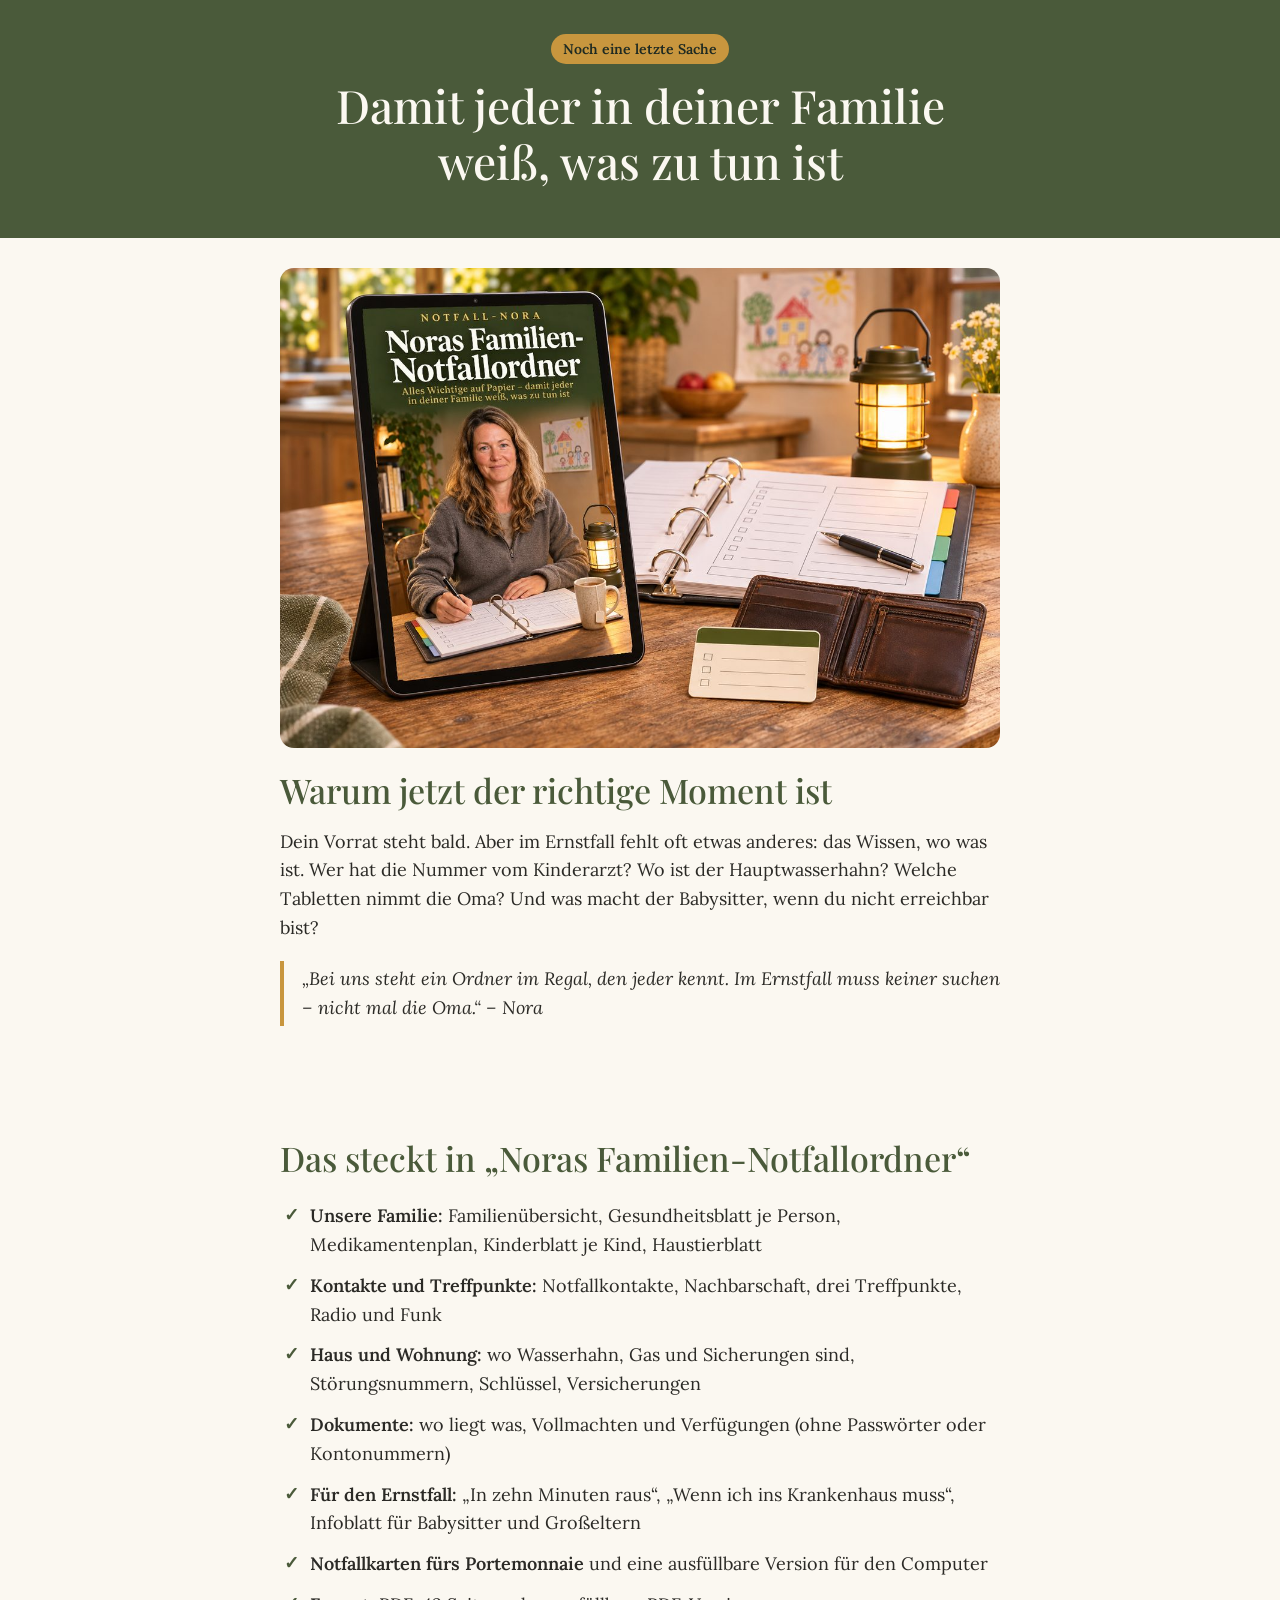
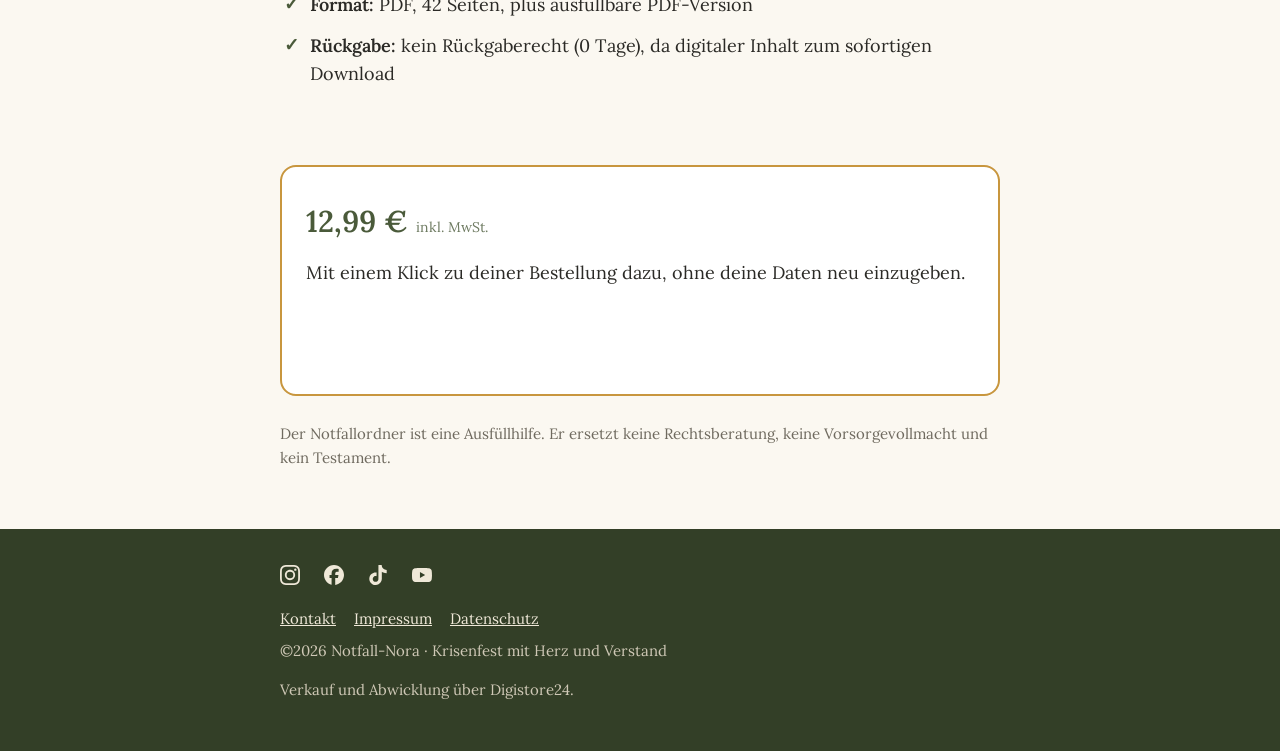
<file: notfallordner-angebot.html>
<!doctype html>
<html lang="de">
<head>
<meta charset="utf-8">
<meta name="viewport" content="width=device-width, initial-scale=1">
<meta name="robots" content="noindex">
<title>Noras Familien-Notfallordner – Angebot nach deinem Kauf</title>
<meta name="description" content="Angebot nach deinem Kauf.">
<link rel="stylesheet" href="stil.css">
<script src="https://www.digistore24-scripts.com/service/digistore.js"></script><script>digistoreUpsell()</script>
<script type="text/javascript">
digistorePromocode( { "product_id": 771928, "adjust_all_urls": true, "adjust_domain": true } );
</script>
</head>
<body>

<header class="upsell-kopf">
  <div class="huelle">
    <span class="schritt">Noch eine letzte Sache</span>
    <h1>Damit jeder in deiner Familie weiß, was zu tun ist</h1>
  </div>
</header>

<main class="huelle">
<section>
  <img src="notfallordner-tablet.jpg" width="1200" height="800" alt="Tablet mit dem Cover von „Noras Familien-Notfallordner“, daneben ein Ringordner mit Registern und eine Notfallkarte vor einem Portemonnaie" style="border-radius:14px;margin:18px 0 22px">
  <h2 style="margin-top:0">Warum jetzt der richtige Moment ist</h2>
  <p>Dein Vorrat steht bald. Aber im Ernstfall fehlt oft etwas anderes: das Wissen, wo was ist. Wer hat die Nummer vom Kinderarzt? Wo ist der Hauptwasserhahn? Welche Tabletten nimmt die Oma? Und was macht der Babysitter, wenn du nicht erreichbar bist?</p>
  <p class="zitat">„Bei uns steht ein Ordner im Regal, den jeder kennt. Im Ernstfall muss keiner suchen – nicht mal die Oma.“ – Nora</p>
</section>
<section>
  <h2>Das steckt in „Noras Familien-Notfallordner“</h2>
  <ul class='punkte'><li><strong>Unsere Familie:</strong> Familienübersicht, Gesundheitsblatt je Person, Medikamentenplan, Kinderblatt je Kind, Haustierblatt</li><li><strong>Kontakte und Treffpunkte:</strong> Notfallkontakte, Nachbarschaft, drei Treffpunkte, Radio und Funk</li><li><strong>Haus und Wohnung:</strong> wo Wasserhahn, Gas und Sicherungen sind, Störungsnummern, Schlüssel, Versicherungen</li><li><strong>Dokumente:</strong> wo liegt was, Vollmachten und Verfügungen (ohne Passwörter oder Kontonummern)</li><li><strong>Für den Ernstfall:</strong> „In zehn Minuten raus“, „Wenn ich ins Krankenhaus muss“, Infoblatt für Babysitter und Großeltern</li><li><strong>Notfallkarten fürs Portemonnaie</strong> und eine ausfüllbare Version für den Computer</li><li><strong>Format:</strong> PDF, 42 Seiten, plus ausfüllbare PDF-Version</li><li><strong>Rückgabe:</strong> kein Rückgaberecht (0 Tage), da digitaler Inhalt zum sofortigen Download</li></ul>
</section>
<section>
  <div class="angebot">
    <span class="preis">12,99 € <small>inkl. MwSt.</small></span>
    <p>Mit einem Klick zu deiner Bestellung dazu, ohne deine Daten neu einzugeben.</p>
    <!-- Upsell-kaufen-Button von Digistore24 (Conversion Cockpit des Hauptprodukts „Krisenfest in 30 Tagen“) -->
    <div class="upsell-knopf"><digistore-upsell-button template="light"></digistore-upsell-button></div>
  </div>
  <p class="hinweis">Der Notfallordner ist eine Ausfüllhilfe. Er ersetzt keine Rechtsberatung, keine Vorsorgevollmacht und kein Testament.</p>
</section>
</main>
<footer class="fuss">
  <div class="huelle">
    <ul class="sozial"><li><a href="https://www.instagram.com/notfallnora/" target="_blank" rel="noopener" aria-label="Notfall-Nora auf Instagram" title="Instagram"><svg viewBox="0 0 24 24" aria-hidden="true" focusable="false"><path d="M7.0301.084c-1.2768.0602-2.1487.264-2.911.5634-.7888.3075-1.4575.72-2.1228 1.3877-.6652.6677-1.075 1.3368-1.3802 2.127-.2954.7638-.4956 1.6365-.552 2.914-.0564 1.2775-.0689 1.6882-.0626 4.947.0062 3.2586.0206 3.6671.0825 4.9473.061 1.2765.264 2.1482.5635 2.9107.308.7889.72 1.4573 1.388 2.1228.6679.6655 1.3365 1.0743 2.1285 1.38.7632.295 1.6361.4961 2.9134.552 1.2773.056 1.6884.069 4.9462.0627 3.2578-.0062 3.668-.0207 4.9478-.0814 1.28-.0607 2.147-.2652 2.9098-.5633.7889-.3086 1.4578-.72 2.1228-1.3881.665-.6682 1.0745-1.3378 1.3795-2.1284.2957-.7632.4966-1.636.552-2.9124.056-1.2809.0692-1.6898.063-4.948-.0063-3.2583-.021-3.6668-.0817-4.9465-.0607-1.2797-.264-2.1487-.5633-2.9117-.3084-.7889-.72-1.4568-1.3876-2.1228C21.2982 1.33 20.628.9208 19.8378.6165 19.074.321 18.2017.1197 16.9244.0645 15.6471.0093 15.236-.005 11.977.0014 8.718.0076 8.31.0215 7.0301.0839m.1402 21.6932c-1.17-.0509-1.8053-.2453-2.2287-.408-.5606-.216-.96-.4771-1.3819-.895-.422-.4178-.6811-.8186-.9-1.378-.1644-.4234-.3624-1.058-.4171-2.228-.0595-1.2645-.072-1.6442-.079-4.848-.007-3.2037.0053-3.583.0607-4.848.05-1.169.2456-1.805.408-2.2282.216-.5613.4762-.96.895-1.3816.4188-.4217.8184-.6814 1.3783-.9003.423-.1651 1.0575-.3614 2.227-.4171 1.2655-.06 1.6447-.072 4.848-.079 3.2033-.007 3.5835.005 4.8495.0608 1.169.0508 1.8053.2445 2.228.408.5608.216.96.4754 1.3816.895.4217.4194.6816.8176.9005 1.3787.1653.4217.3617 1.056.4169 2.2263.0602 1.2655.0739 1.645.0796 4.848.0058 3.203-.0055 3.5834-.061 4.848-.051 1.17-.245 1.8055-.408 2.2294-.216.5604-.4763.96-.8954 1.3814-.419.4215-.8181.6811-1.3783.9-.4224.1649-1.0577.3617-2.2262.4174-1.2656.0595-1.6448.072-4.8493.079-3.2045.007-3.5825-.006-4.848-.0608M16.953 5.5864A1.44 1.44 0 1 0 18.39 4.144a1.44 1.44 0 0 0-1.437 1.4424M5.8385 12.012c.0067 3.4032 2.7706 6.1557 6.173 6.1493 3.4026-.0065 6.157-2.7701 6.1506-6.1733-.0065-3.4032-2.771-6.1565-6.174-6.1498-3.403.0067-6.156 2.771-6.1496 6.1738M8 12.0077a4 4 0 1 1 4.008 3.9921A3.9996 3.9996 0 0 1 8 12.0077"/></svg></a></li><li><a href="https://www.facebook.com/notfallnora" target="_blank" rel="noopener" aria-label="Notfall-Nora auf Facebook" title="Facebook"><svg viewBox="0 0 24 24" aria-hidden="true" focusable="false"><path d="M9.101 23.691v-7.98H6.627v-3.667h2.474v-1.58c0-4.085 1.848-5.978 5.858-5.978.401 0 .955.042 1.468.103a8.68 8.68 0 0 1 1.141.195v3.325a8.623 8.623 0 0 0-.653-.036 26.805 26.805 0 0 0-.733-.009c-.707 0-1.259.096-1.675.309a1.686 1.686 0 0 0-.679.622c-.258.42-.374.995-.374 1.752v1.297h3.919l-.386 2.103-.287 1.564h-3.246v8.245C19.396 23.238 24 18.179 24 12.044c0-6.627-5.373-12-12-12s-12 5.373-12 12c0 5.628 3.874 10.35 9.101 11.647Z"/></svg></a></li><li><a href="https://www.tiktok.com/@notfallnora" target="_blank" rel="noopener" aria-label="Notfall-Nora auf TikTok" title="TikTok"><svg viewBox="0 0 24 24" aria-hidden="true" focusable="false"><path d="M12.525.02c1.31-.02 2.61-.01 3.91-.02.08 1.53.63 3.09 1.75 4.17 1.12 1.11 2.7 1.62 4.24 1.79v4.03c-1.44-.05-2.89-.35-4.2-.97-.57-.26-1.1-.59-1.62-.93-.01 2.92.01 5.84-.02 8.75-.08 1.4-.54 2.79-1.35 3.94-1.31 1.92-3.58 3.17-5.91 3.21-1.43.08-2.86-.31-4.08-1.03-2.02-1.19-3.44-3.37-3.65-5.71-.02-.5-.03-1-.01-1.49.18-1.9 1.12-3.72 2.58-4.96 1.66-1.44 3.98-2.13 6.15-1.72.02 1.48-.04 2.96-.04 4.44-.99-.32-2.15-.23-3.02.37-.63.41-1.11 1.04-1.36 1.75-.21.51-.15 1.07-.14 1.61.24 1.64 1.82 3.02 3.5 2.87 1.12-.01 2.19-.66 2.77-1.61.19-.33.4-.67.41-1.06.1-1.79.06-3.57.07-5.36.01-4.03-.01-8.05.02-12.07z"/></svg></a></li><li><a href="https://www.youtube.com/@notfallnora" target="_blank" rel="noopener" aria-label="Notfall-Nora auf YouTube" title="YouTube"><svg viewBox="0 0 24 24" aria-hidden="true" focusable="false"><path d="M23.498 6.186a3.016 3.016 0 0 0-2.122-2.136C19.505 3.545 12 3.545 12 3.545s-7.505 0-9.377.505A3.017 3.017 0 0 0 .502 6.186C0 8.07 0 12 0 12s0 3.93.502 5.814a3.016 3.016 0 0 0 2.122 2.136c1.871.505 9.376.505 9.376.505s7.505 0 9.377-.505a3.015 3.015 0 0 0 2.122-2.136C24 15.93 24 12 24 12s0-3.93-.502-5.814zM9.545 15.568V8.432L15.818 12l-6.273 3.568z"/></svg></a></li></ul>
    <nav aria-label="Rechtliches"><a href="kontakt.html">Kontakt</a><a href="impressum.html">Impressum</a><a href="datenschutz.html">Datenschutz</a></nav>
    <p>©2026 Notfall-Nora · Krisenfest mit Herz und Verstand</p>
    <p>Verkauf und Abwicklung über Digistore24.</p>
  </div>
</footer>
</body>
</html>
</file>
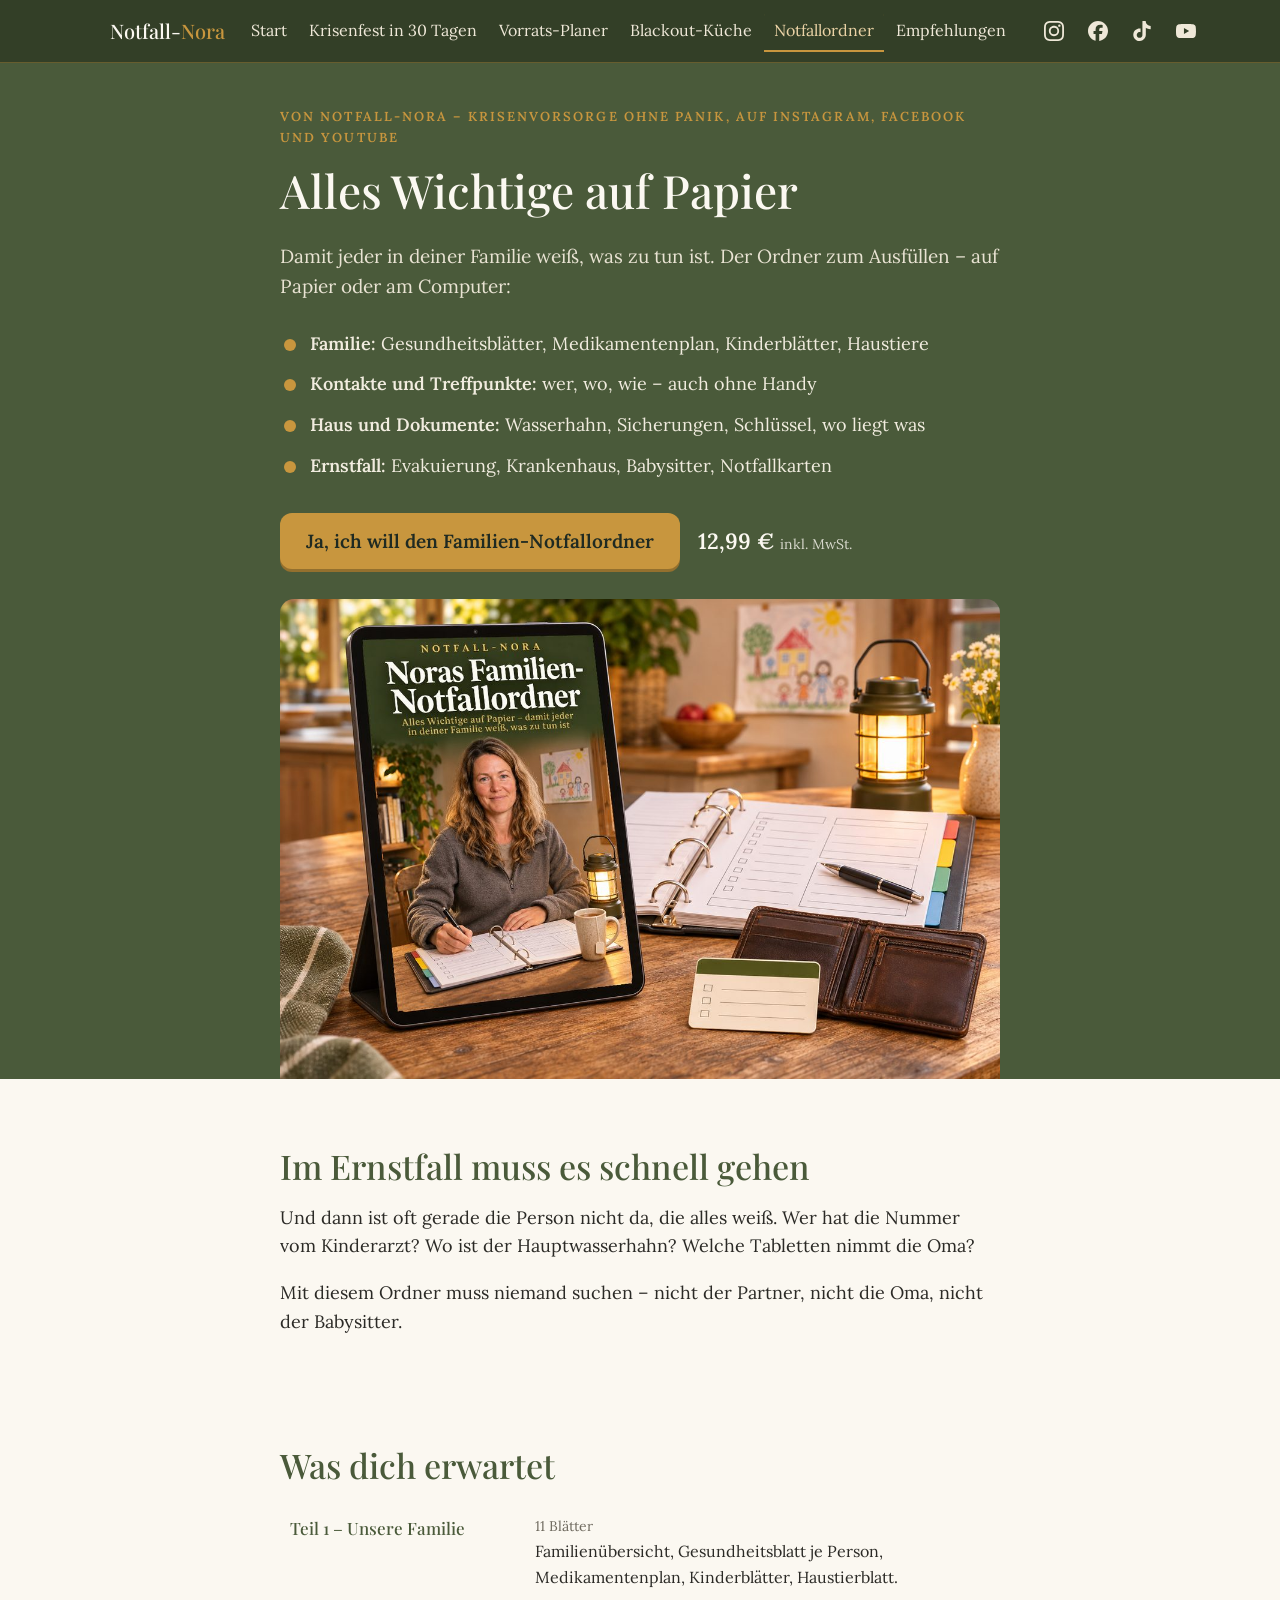
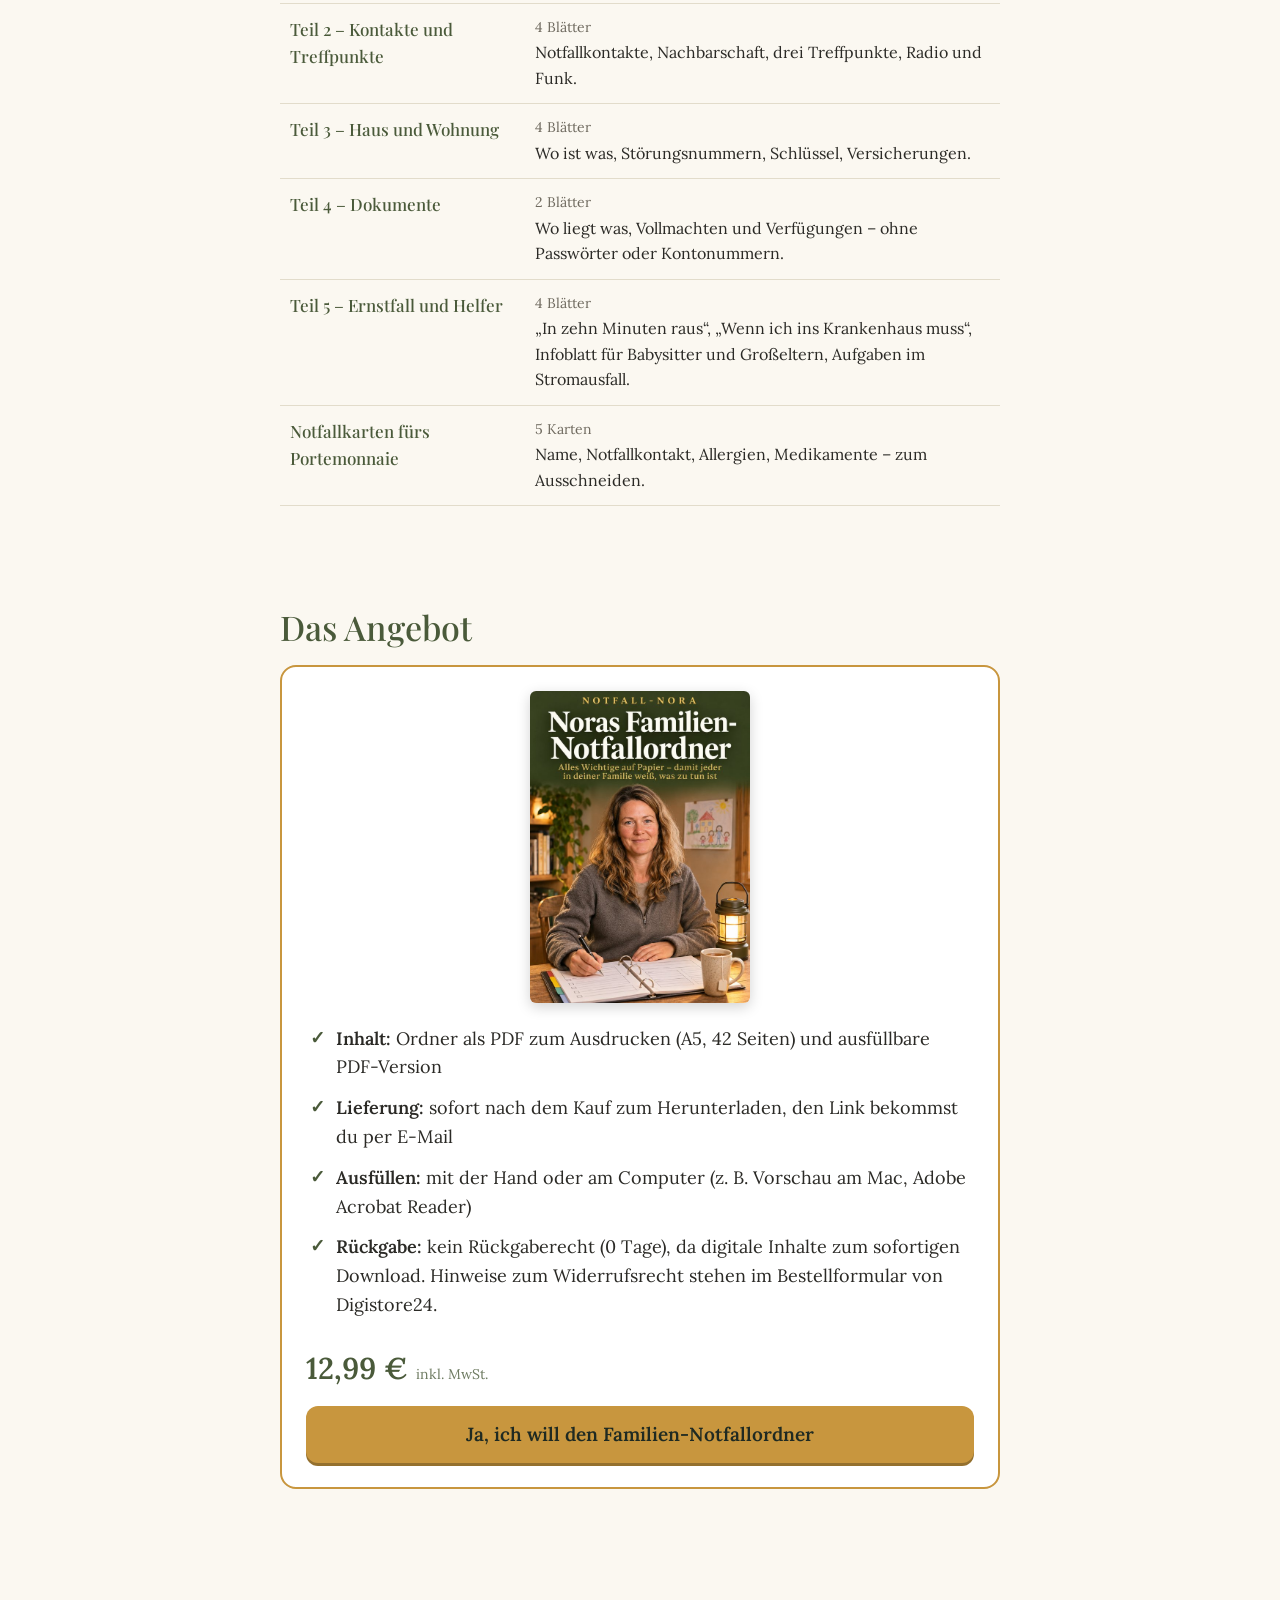
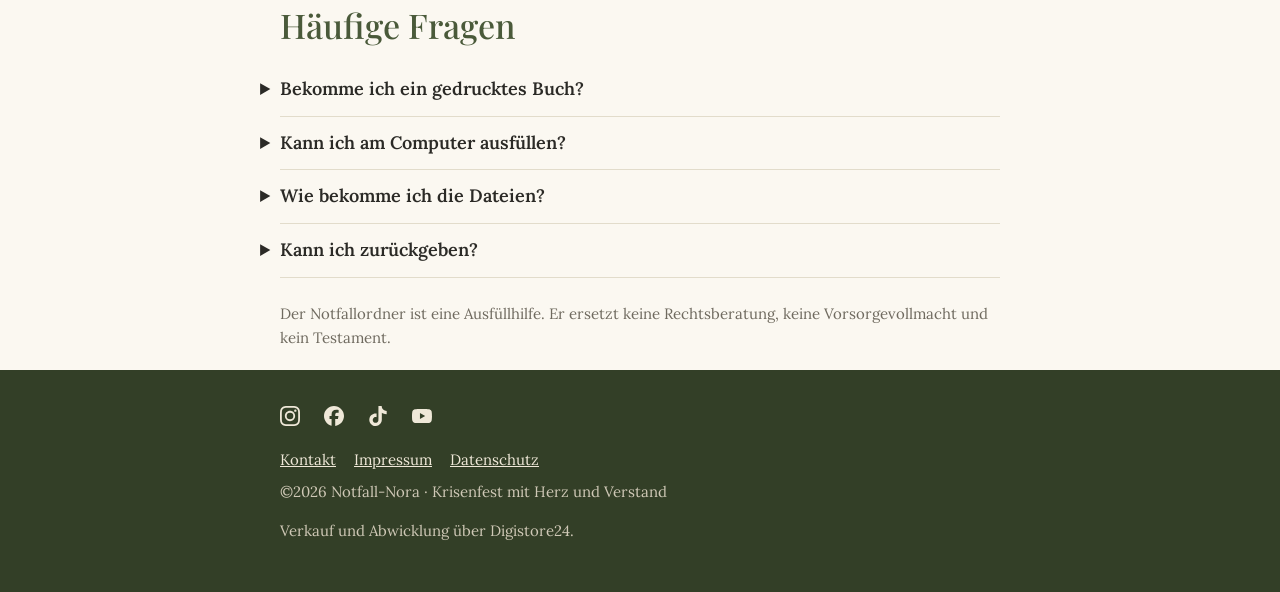
<file: notfallordner.html>
<!doctype html>
<html lang="de">
<head>
<meta charset="utf-8">
<meta name="viewport" content="width=device-width, initial-scale=1">
<title>Noras Familien-Notfallordner – alles Wichtige auf Papier</title>
<meta name="description" content="Der Ordner zum Ausfüllen: Familie, Kontakte, Treffpunkte, Haus, Dokumente und Pläne für den Ernstfall. Mit ausfüllbarer Version und Notfallkarten.">
<link rel="stylesheet" href="stil.css">
<script src="https://www.digistore24-scripts.com/service/digistore.js"></script>
<script type="text/javascript">
digistorePromocode( { "product_id": 771928, "adjust_all_urls": true, "adjust_domain": true } );
</script>
</head>
<body>
<!-- MENUE:START -->
<header class="leiste">
  <div class="leiste-innen">
    <a class="logo" href="index.html">Notfall-<span>Nora</span></a>
    <button class="menue-knopf" type="button" aria-expanded="false" aria-controls="hauptmenue"><svg viewBox="0 0 24 24" aria-hidden="true"><path class="auf" d="M3 6h18M3 12h18M3 18h18" stroke="currentColor" stroke-width="2" stroke-linecap="round"/><path class="zu" d="M6 6l12 12M18 6L6 18" stroke="currentColor" stroke-width="2" stroke-linecap="round"/></svg><span>Menü</span></button>
    <nav class="menue" id="hauptmenue" aria-label="Hauptmenü">
      <ul class="menue-liste"><li><a href="index.html">Start</a></li><li><a href="krisenfest.html">Krisenfest in 30 Tagen</a></li><li><a href="vorrats-planer.html">Vorrats-Planer</a></li><li><a href="blackout-kueche.html">Blackout-Küche</a></li><li><a href="notfallordner.html" aria-current="page">Notfallordner</a></li><li><a href="empfehlungen.html">Empfehlungen</a></li></ul>
      <ul class="sozial"><li><a href="https://www.instagram.com/notfallnora/" target="_blank" rel="noopener" aria-label="Notfall-Nora auf Instagram" title="Instagram"><svg viewBox="0 0 24 24" aria-hidden="true" focusable="false"><path d="M7.0301.084c-1.2768.0602-2.1487.264-2.911.5634-.7888.3075-1.4575.72-2.1228 1.3877-.6652.6677-1.075 1.3368-1.3802 2.127-.2954.7638-.4956 1.6365-.552 2.914-.0564 1.2775-.0689 1.6882-.0626 4.947.0062 3.2586.0206 3.6671.0825 4.9473.061 1.2765.264 2.1482.5635 2.9107.308.7889.72 1.4573 1.388 2.1228.6679.6655 1.3365 1.0743 2.1285 1.38.7632.295 1.6361.4961 2.9134.552 1.2773.056 1.6884.069 4.9462.0627 3.2578-.0062 3.668-.0207 4.9478-.0814 1.28-.0607 2.147-.2652 2.9098-.5633.7889-.3086 1.4578-.72 2.1228-1.3881.665-.6682 1.0745-1.3378 1.3795-2.1284.2957-.7632.4966-1.636.552-2.9124.056-1.2809.0692-1.6898.063-4.948-.0063-3.2583-.021-3.6668-.0817-4.9465-.0607-1.2797-.264-2.1487-.5633-2.9117-.3084-.7889-.72-1.4568-1.3876-2.1228C21.2982 1.33 20.628.9208 19.8378.6165 19.074.321 18.2017.1197 16.9244.0645 15.6471.0093 15.236-.005 11.977.0014 8.718.0076 8.31.0215 7.0301.0839m.1402 21.6932c-1.17-.0509-1.8053-.2453-2.2287-.408-.5606-.216-.96-.4771-1.3819-.895-.422-.4178-.6811-.8186-.9-1.378-.1644-.4234-.3624-1.058-.4171-2.228-.0595-1.2645-.072-1.6442-.079-4.848-.007-3.2037.0053-3.583.0607-4.848.05-1.169.2456-1.805.408-2.2282.216-.5613.4762-.96.895-1.3816.4188-.4217.8184-.6814 1.3783-.9003.423-.1651 1.0575-.3614 2.227-.4171 1.2655-.06 1.6447-.072 4.848-.079 3.2033-.007 3.5835.005 4.8495.0608 1.169.0508 1.8053.2445 2.228.408.5608.216.96.4754 1.3816.895.4217.4194.6816.8176.9005 1.3787.1653.4217.3617 1.056.4169 2.2263.0602 1.2655.0739 1.645.0796 4.848.0058 3.203-.0055 3.5834-.061 4.848-.051 1.17-.245 1.8055-.408 2.2294-.216.5604-.4763.96-.8954 1.3814-.419.4215-.8181.6811-1.3783.9-.4224.1649-1.0577.3617-2.2262.4174-1.2656.0595-1.6448.072-4.8493.079-3.2045.007-3.5825-.006-4.848-.0608M16.953 5.5864A1.44 1.44 0 1 0 18.39 4.144a1.44 1.44 0 0 0-1.437 1.4424M5.8385 12.012c.0067 3.4032 2.7706 6.1557 6.173 6.1493 3.4026-.0065 6.157-2.7701 6.1506-6.1733-.0065-3.4032-2.771-6.1565-6.174-6.1498-3.403.0067-6.156 2.771-6.1496 6.1738M8 12.0077a4 4 0 1 1 4.008 3.9921A3.9996 3.9996 0 0 1 8 12.0077"/></svg></a></li><li><a href="https://www.facebook.com/notfallnora" target="_blank" rel="noopener" aria-label="Notfall-Nora auf Facebook" title="Facebook"><svg viewBox="0 0 24 24" aria-hidden="true" focusable="false"><path d="M9.101 23.691v-7.98H6.627v-3.667h2.474v-1.58c0-4.085 1.848-5.978 5.858-5.978.401 0 .955.042 1.468.103a8.68 8.68 0 0 1 1.141.195v3.325a8.623 8.623 0 0 0-.653-.036 26.805 26.805 0 0 0-.733-.009c-.707 0-1.259.096-1.675.309a1.686 1.686 0 0 0-.679.622c-.258.42-.374.995-.374 1.752v1.297h3.919l-.386 2.103-.287 1.564h-3.246v8.245C19.396 23.238 24 18.179 24 12.044c0-6.627-5.373-12-12-12s-12 5.373-12 12c0 5.628 3.874 10.35 9.101 11.647Z"/></svg></a></li><li><a href="https://www.tiktok.com/@notfallnora" target="_blank" rel="noopener" aria-label="Notfall-Nora auf TikTok" title="TikTok"><svg viewBox="0 0 24 24" aria-hidden="true" focusable="false"><path d="M12.525.02c1.31-.02 2.61-.01 3.91-.02.08 1.53.63 3.09 1.75 4.17 1.12 1.11 2.7 1.62 4.24 1.79v4.03c-1.44-.05-2.89-.35-4.2-.97-.57-.26-1.1-.59-1.62-.93-.01 2.92.01 5.84-.02 8.75-.08 1.4-.54 2.79-1.35 3.94-1.31 1.92-3.58 3.17-5.91 3.21-1.43.08-2.86-.31-4.08-1.03-2.02-1.19-3.44-3.37-3.65-5.71-.02-.5-.03-1-.01-1.49.18-1.9 1.12-3.72 2.58-4.96 1.66-1.44 3.98-2.13 6.15-1.72.02 1.48-.04 2.96-.04 4.44-.99-.32-2.15-.23-3.02.37-.63.41-1.11 1.04-1.36 1.75-.21.51-.15 1.07-.14 1.61.24 1.64 1.82 3.02 3.5 2.87 1.12-.01 2.19-.66 2.77-1.61.19-.33.4-.67.41-1.06.1-1.79.06-3.57.07-5.36.01-4.03-.01-8.05.02-12.07z"/></svg></a></li><li><a href="https://www.youtube.com/@notfallnora" target="_blank" rel="noopener" aria-label="Notfall-Nora auf YouTube" title="YouTube"><svg viewBox="0 0 24 24" aria-hidden="true" focusable="false"><path d="M23.498 6.186a3.016 3.016 0 0 0-2.122-2.136C19.505 3.545 12 3.545 12 3.545s-7.505 0-9.377.505A3.017 3.017 0 0 0 .502 6.186C0 8.07 0 12 0 12s0 3.93.502 5.814a3.016 3.016 0 0 0 2.122 2.136c1.871.505 9.376.505 9.376.505s7.505 0 9.377-.505a3.015 3.015 0 0 0 2.122-2.136C24 15.93 24 12 24 12s0-3.93-.502-5.814zM9.545 15.568V8.432L15.818 12l-6.273 3.568z"/></svg></a></li></ul>
    </nav>
  </div>
</header>
<script>
(function(){var d=document.documentElement;d.className+=' js';var l=document.querySelector('.leiste'),b=l.querySelector('.menue-knopf');
function zu(){l.classList.remove('offen');b.setAttribute('aria-expanded','false');}
b.addEventListener('click',function(){var o=l.classList.toggle('offen');b.setAttribute('aria-expanded',o?'true':'false');});
document.addEventListener('keydown',function(e){if(e.key==='Escape'&&l.classList.contains('offen')){zu();b.focus();}});
l.querySelectorAll('.menue a').forEach(function(a){a.addEventListener('click',zu);});})();
</script>
<!-- MENUE:END -->

<header class="kopf">
  <div class="huelle">
    <p class="marke">Von Notfall-Nora – Krisenvorsorge ohne Panik, auf Instagram, Facebook und YouTube</p>
    <h1>Alles Wichtige auf Papier</h1>
    <p class="unter">Damit jeder in deiner Familie weiß, was zu tun ist. Der Ordner zum Ausfüllen – auf Papier oder am Computer:</p>
    <ul class=''><li><strong>Familie:</strong> Gesundheitsblätter, Medikamentenplan, Kinderblätter, Haustiere</li><li><strong>Kontakte und Treffpunkte:</strong> wer, wo, wie – auch ohne Handy</li><li><strong>Haus und Dokumente:</strong> Wasserhahn, Sicherungen, Schlüssel, wo liegt was</li><li><strong>Ernstfall:</strong> Evakuierung, Krankenhaus, Babysitter, Notfallkarten</li></ul>
    <div class="knopf-zeile">
      <a class="knopf" href="https://www.digistore24.com/product/771928">Ja, ich will den Familien-Notfallordner</a>
      <span class="preis">12,99 € <small>inkl. MwSt.</small></span>
    </div>
    <div class="bild"><img src="notfallordner-tablet.jpg" width="1200" height="800" alt="Tablet mit dem Cover von „Noras Familien-Notfallordner“, daneben ein Ringordner mit Registern und eine Notfallkarte vor einem Portemonnaie"></div>
  </div>
</header>

<main class="huelle">
<section class="einstieg">
  <h2>Im Ernstfall muss es schnell gehen</h2>
  <p>Und dann ist oft gerade die Person nicht da, die alles weiß. Wer hat die Nummer vom Kinderarzt? Wo ist der Hauptwasserhahn? Welche Tabletten nimmt die Oma?</p><p>Mit diesem Ordner muss niemand suchen – nicht der Partner, nicht die Oma, nicht der Babysitter.</p>
</section>
<section>
  <h2>Was dich erwartet</h2>
  <table class="tabelle">
    <tr><th>Teil 1 – Unsere Familie</th><td><span class="umfang">11 Blätter</span>Familienübersicht, Gesundheitsblatt je Person, Medikamentenplan, Kinderblätter, Haustierblatt.</td></tr><tr><th>Teil 2 – Kontakte und Treffpunkte</th><td><span class="umfang">4 Blätter</span>Notfallkontakte, Nachbarschaft, drei Treffpunkte, Radio und Funk.</td></tr><tr><th>Teil 3 – Haus und Wohnung</th><td><span class="umfang">4 Blätter</span>Wo ist was, Störungsnummern, Schlüssel, Versicherungen.</td></tr><tr><th>Teil 4 – Dokumente</th><td><span class="umfang">2 Blätter</span>Wo liegt was, Vollmachten und Verfügungen – ohne Passwörter oder Kontonummern.</td></tr><tr><th>Teil 5 – Ernstfall und Helfer</th><td><span class="umfang">4 Blätter</span>„In zehn Minuten raus“, „Wenn ich ins Krankenhaus muss“, Infoblatt für Babysitter und Großeltern, Aufgaben im Stromausfall.</td></tr><tr><th>Notfallkarten fürs Portemonnaie</th><td><span class="umfang">5 Karten</span>Name, Notfallkontakt, Allergien, Medikamente – zum Ausschneiden.</td></tr>
  </table>
</section>
<section id="kaufen">
  <h2>Das Angebot</h2>
  <div class="angebot">
    <img src="notfallordner-cover.jpg" width="600" height="851" alt="Cover von „Noras Familien-Notfallordner“" style="max-width:220px;margin:0 auto 16px;border-radius:6px;box-shadow:0 4px 14px rgba(0,0,0,.18)">
    <ul class='punkte'><li><strong>Inhalt:</strong> Ordner als PDF zum Ausdrucken (A5, 42 Seiten) und ausfüllbare PDF-Version</li><li><strong>Lieferung:</strong> sofort nach dem Kauf zum Herunterladen, den Link bekommst du per E-Mail</li><li><strong>Ausfüllen:</strong> mit der Hand oder am Computer (z. B. Vorschau am Mac, Adobe Acrobat Reader)</li><li><strong>Rückgabe:</strong> kein Rückgaberecht (0 Tage), da digitale Inhalte zum sofortigen Download. Hinweise zum Widerrufsrecht stehen im Bestellformular von Digistore24.</li></ul>
    <span class="preis">12,99 € <small>inkl. MwSt.</small></span>
    <a class="knopf" href="https://www.digistore24.com/product/771928">Ja, ich will den Familien-Notfallordner</a>
  </div>
</section>
<section>
  <h2>Häufige Fragen</h2>
  <details><summary>Bekomme ich ein gedrucktes Buch?</summary><p>Nein, du bekommst digitale Dateien zum Herunterladen. Du kannst sie am Bildschirm nutzen oder ausdrucken.</p></details><details><summary>Kann ich am Computer ausfüllen?</summary><p>Ja. Die ausfüllbare Version öffnest du in einem PDF-Programm wie der Vorschau am Mac oder dem Adobe Acrobat Reader, füllst aus, speicherst und druckst.</p></details><details><summary>Wie bekomme ich die Dateien?</summary><p>Direkt nach dem Kauf bekommst du von Digistore24 eine E-Mail mit den Download-Links.</p></details><details><summary>Kann ich zurückgeben?</summary><p>Nein. Es sind digitale Inhalte zum sofortigen Download, deshalb gibt es kein Rückgaberecht (0 Tage). Hinweise zum Widerrufsrecht stehen im Bestellformular von Digistore24.</p></details>
</section>
<p class="hinweis">Der Notfallordner ist eine Ausfüllhilfe. Er ersetzt keine Rechtsberatung, keine Vorsorgevollmacht und kein Testament.</p>
</main>
<footer class="fuss">
  <div class="huelle">
    <ul class="sozial"><li><a href="https://www.instagram.com/notfallnora/" target="_blank" rel="noopener" aria-label="Notfall-Nora auf Instagram" title="Instagram"><svg viewBox="0 0 24 24" aria-hidden="true" focusable="false"><path d="M7.0301.084c-1.2768.0602-2.1487.264-2.911.5634-.7888.3075-1.4575.72-2.1228 1.3877-.6652.6677-1.075 1.3368-1.3802 2.127-.2954.7638-.4956 1.6365-.552 2.914-.0564 1.2775-.0689 1.6882-.0626 4.947.0062 3.2586.0206 3.6671.0825 4.9473.061 1.2765.264 2.1482.5635 2.9107.308.7889.72 1.4573 1.388 2.1228.6679.6655 1.3365 1.0743 2.1285 1.38.7632.295 1.6361.4961 2.9134.552 1.2773.056 1.6884.069 4.9462.0627 3.2578-.0062 3.668-.0207 4.9478-.0814 1.28-.0607 2.147-.2652 2.9098-.5633.7889-.3086 1.4578-.72 2.1228-1.3881.665-.6682 1.0745-1.3378 1.3795-2.1284.2957-.7632.4966-1.636.552-2.9124.056-1.2809.0692-1.6898.063-4.948-.0063-3.2583-.021-3.6668-.0817-4.9465-.0607-1.2797-.264-2.1487-.5633-2.9117-.3084-.7889-.72-1.4568-1.3876-2.1228C21.2982 1.33 20.628.9208 19.8378.6165 19.074.321 18.2017.1197 16.9244.0645 15.6471.0093 15.236-.005 11.977.0014 8.718.0076 8.31.0215 7.0301.0839m.1402 21.6932c-1.17-.0509-1.8053-.2453-2.2287-.408-.5606-.216-.96-.4771-1.3819-.895-.422-.4178-.6811-.8186-.9-1.378-.1644-.4234-.3624-1.058-.4171-2.228-.0595-1.2645-.072-1.6442-.079-4.848-.007-3.2037.0053-3.583.0607-4.848.05-1.169.2456-1.805.408-2.2282.216-.5613.4762-.96.895-1.3816.4188-.4217.8184-.6814 1.3783-.9003.423-.1651 1.0575-.3614 2.227-.4171 1.2655-.06 1.6447-.072 4.848-.079 3.2033-.007 3.5835.005 4.8495.0608 1.169.0508 1.8053.2445 2.228.408.5608.216.96.4754 1.3816.895.4217.4194.6816.8176.9005 1.3787.1653.4217.3617 1.056.4169 2.2263.0602 1.2655.0739 1.645.0796 4.848.0058 3.203-.0055 3.5834-.061 4.848-.051 1.17-.245 1.8055-.408 2.2294-.216.5604-.4763.96-.8954 1.3814-.419.4215-.8181.6811-1.3783.9-.4224.1649-1.0577.3617-2.2262.4174-1.2656.0595-1.6448.072-4.8493.079-3.2045.007-3.5825-.006-4.848-.0608M16.953 5.5864A1.44 1.44 0 1 0 18.39 4.144a1.44 1.44 0 0 0-1.437 1.4424M5.8385 12.012c.0067 3.4032 2.7706 6.1557 6.173 6.1493 3.4026-.0065 6.157-2.7701 6.1506-6.1733-.0065-3.4032-2.771-6.1565-6.174-6.1498-3.403.0067-6.156 2.771-6.1496 6.1738M8 12.0077a4 4 0 1 1 4.008 3.9921A3.9996 3.9996 0 0 1 8 12.0077"/></svg></a></li><li><a href="https://www.facebook.com/notfallnora" target="_blank" rel="noopener" aria-label="Notfall-Nora auf Facebook" title="Facebook"><svg viewBox="0 0 24 24" aria-hidden="true" focusable="false"><path d="M9.101 23.691v-7.98H6.627v-3.667h2.474v-1.58c0-4.085 1.848-5.978 5.858-5.978.401 0 .955.042 1.468.103a8.68 8.68 0 0 1 1.141.195v3.325a8.623 8.623 0 0 0-.653-.036 26.805 26.805 0 0 0-.733-.009c-.707 0-1.259.096-1.675.309a1.686 1.686 0 0 0-.679.622c-.258.42-.374.995-.374 1.752v1.297h3.919l-.386 2.103-.287 1.564h-3.246v8.245C19.396 23.238 24 18.179 24 12.044c0-6.627-5.373-12-12-12s-12 5.373-12 12c0 5.628 3.874 10.35 9.101 11.647Z"/></svg></a></li><li><a href="https://www.tiktok.com/@notfallnora" target="_blank" rel="noopener" aria-label="Notfall-Nora auf TikTok" title="TikTok"><svg viewBox="0 0 24 24" aria-hidden="true" focusable="false"><path d="M12.525.02c1.31-.02 2.61-.01 3.91-.02.08 1.53.63 3.09 1.75 4.17 1.12 1.11 2.7 1.62 4.24 1.79v4.03c-1.44-.05-2.89-.35-4.2-.97-.57-.26-1.1-.59-1.62-.93-.01 2.92.01 5.84-.02 8.75-.08 1.4-.54 2.79-1.35 3.94-1.31 1.92-3.58 3.17-5.91 3.21-1.43.08-2.86-.31-4.08-1.03-2.02-1.19-3.44-3.37-3.65-5.71-.02-.5-.03-1-.01-1.49.18-1.9 1.12-3.72 2.58-4.96 1.66-1.44 3.98-2.13 6.15-1.72.02 1.48-.04 2.96-.04 4.44-.99-.32-2.15-.23-3.02.37-.63.41-1.11 1.04-1.36 1.75-.21.51-.15 1.07-.14 1.61.24 1.64 1.82 3.02 3.5 2.87 1.12-.01 2.19-.66 2.77-1.61.19-.33.4-.67.41-1.06.1-1.79.06-3.57.07-5.36.01-4.03-.01-8.05.02-12.07z"/></svg></a></li><li><a href="https://www.youtube.com/@notfallnora" target="_blank" rel="noopener" aria-label="Notfall-Nora auf YouTube" title="YouTube"><svg viewBox="0 0 24 24" aria-hidden="true" focusable="false"><path d="M23.498 6.186a3.016 3.016 0 0 0-2.122-2.136C19.505 3.545 12 3.545 12 3.545s-7.505 0-9.377.505A3.017 3.017 0 0 0 .502 6.186C0 8.07 0 12 0 12s0 3.93.502 5.814a3.016 3.016 0 0 0 2.122 2.136c1.871.505 9.376.505 9.376.505s7.505 0 9.377-.505a3.015 3.015 0 0 0 2.122-2.136C24 15.93 24 12 24 12s0-3.93-.502-5.814zM9.545 15.568V8.432L15.818 12l-6.273 3.568z"/></svg></a></li></ul>
    <nav aria-label="Rechtliches"><a href="kontakt.html">Kontakt</a><a href="impressum.html">Impressum</a><a href="datenschutz.html">Datenschutz</a></nav>
    <p>©2026 Notfall-Nora · Krisenfest mit Herz und Verstand</p>
    <p>Verkauf und Abwicklung über Digistore24.</p>
  </div>
</footer>
</body>
</html>
</file>
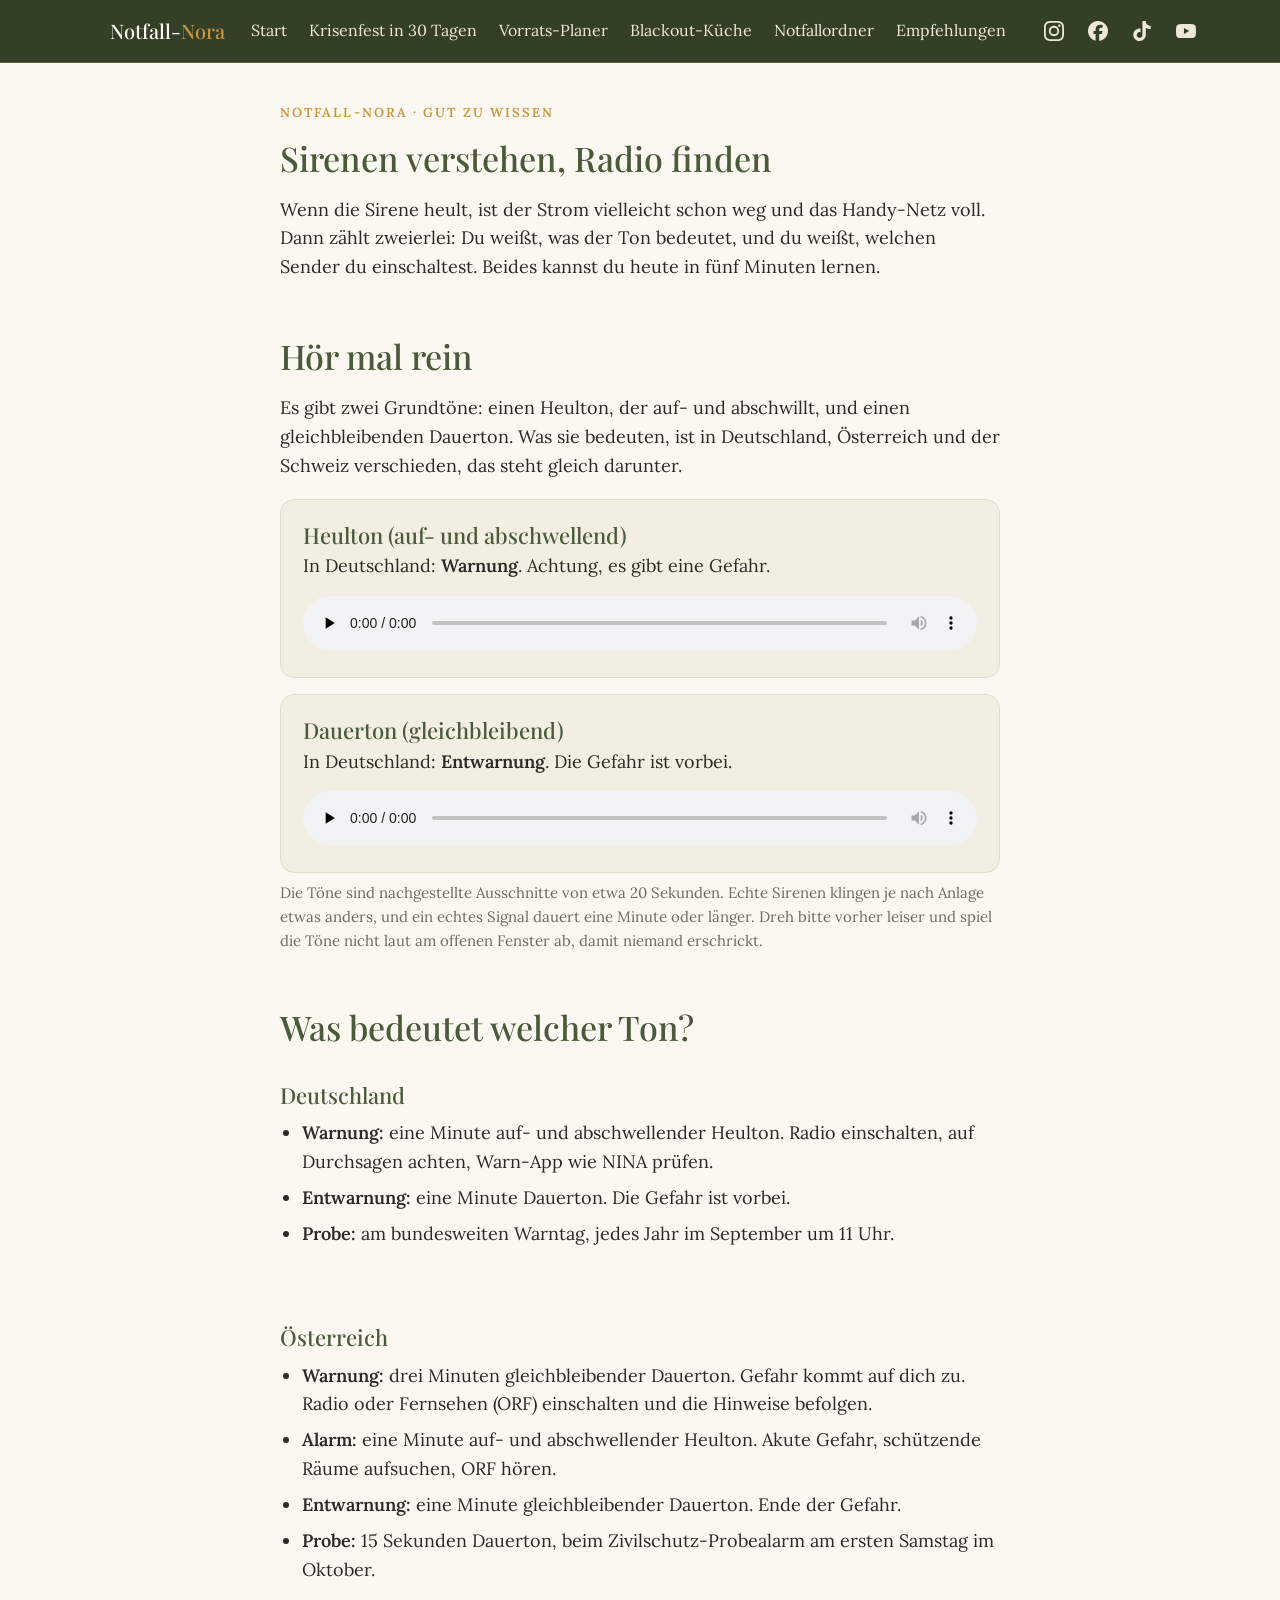
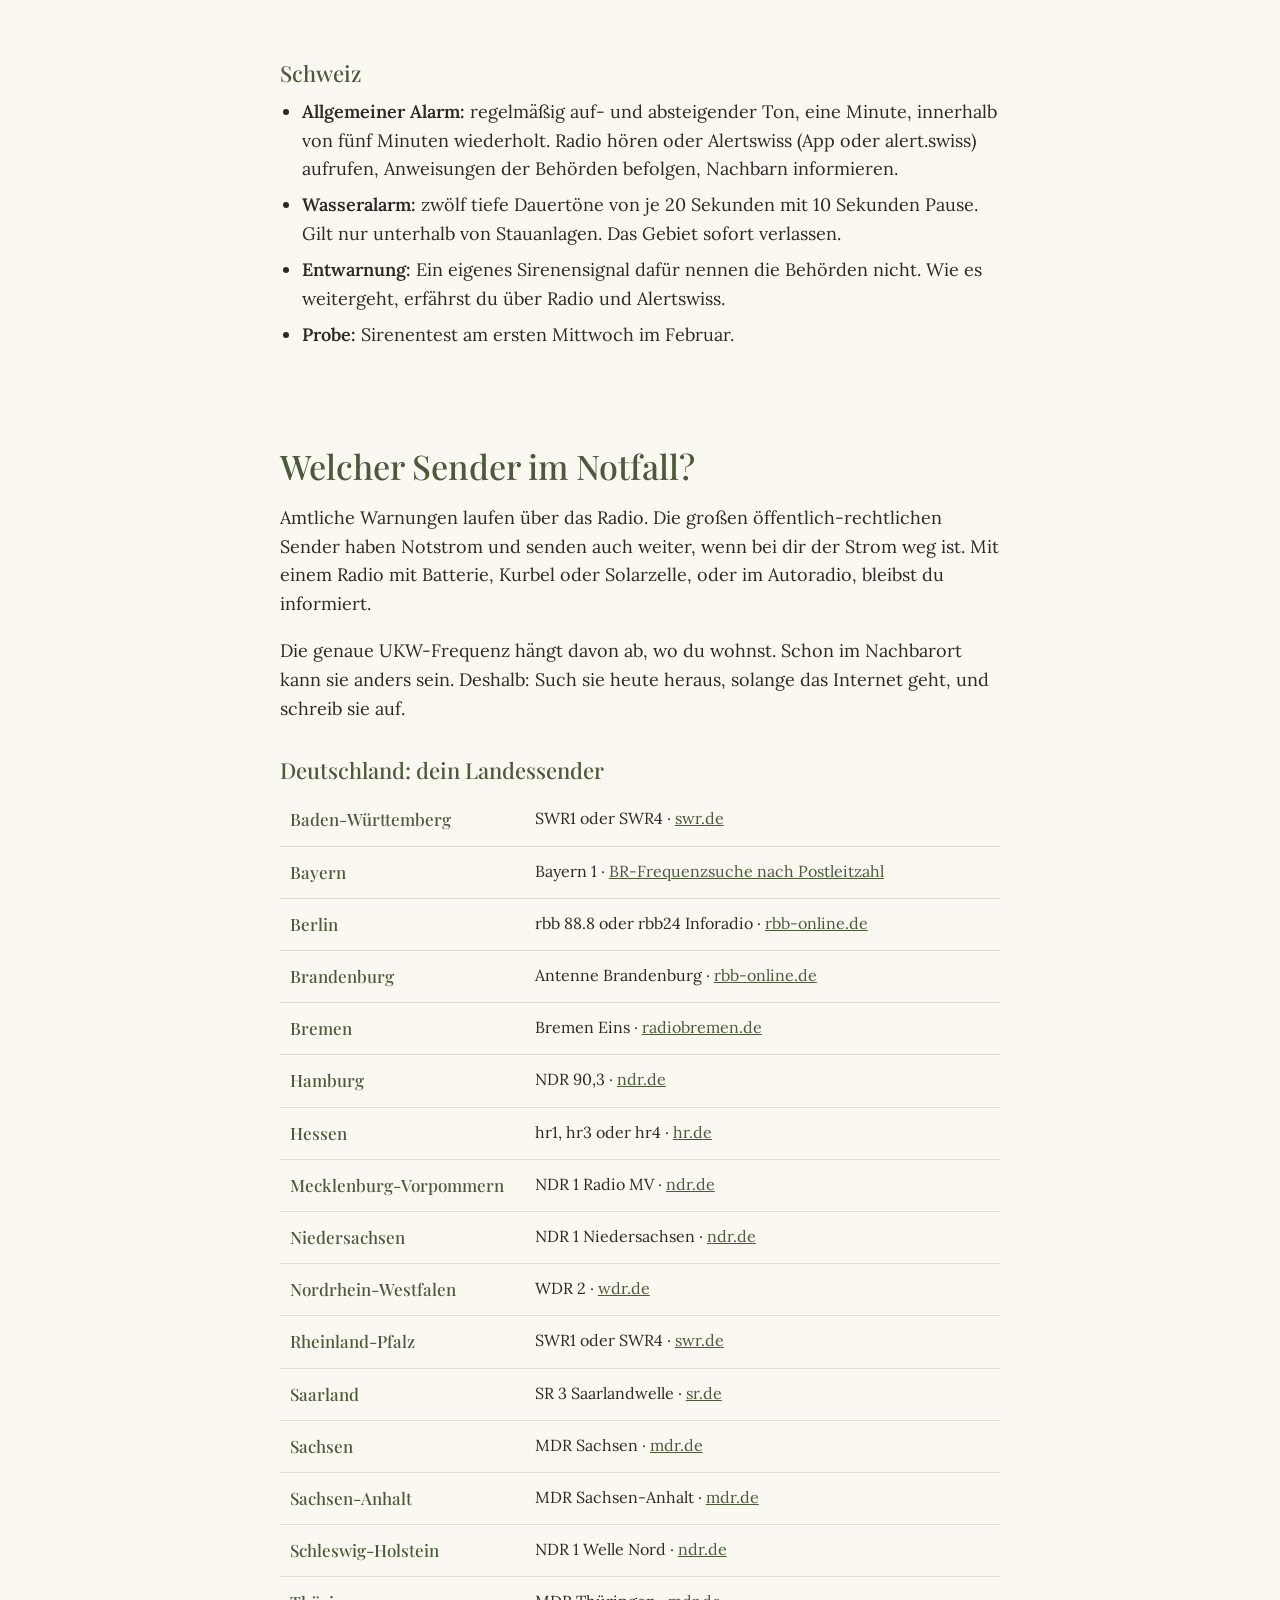
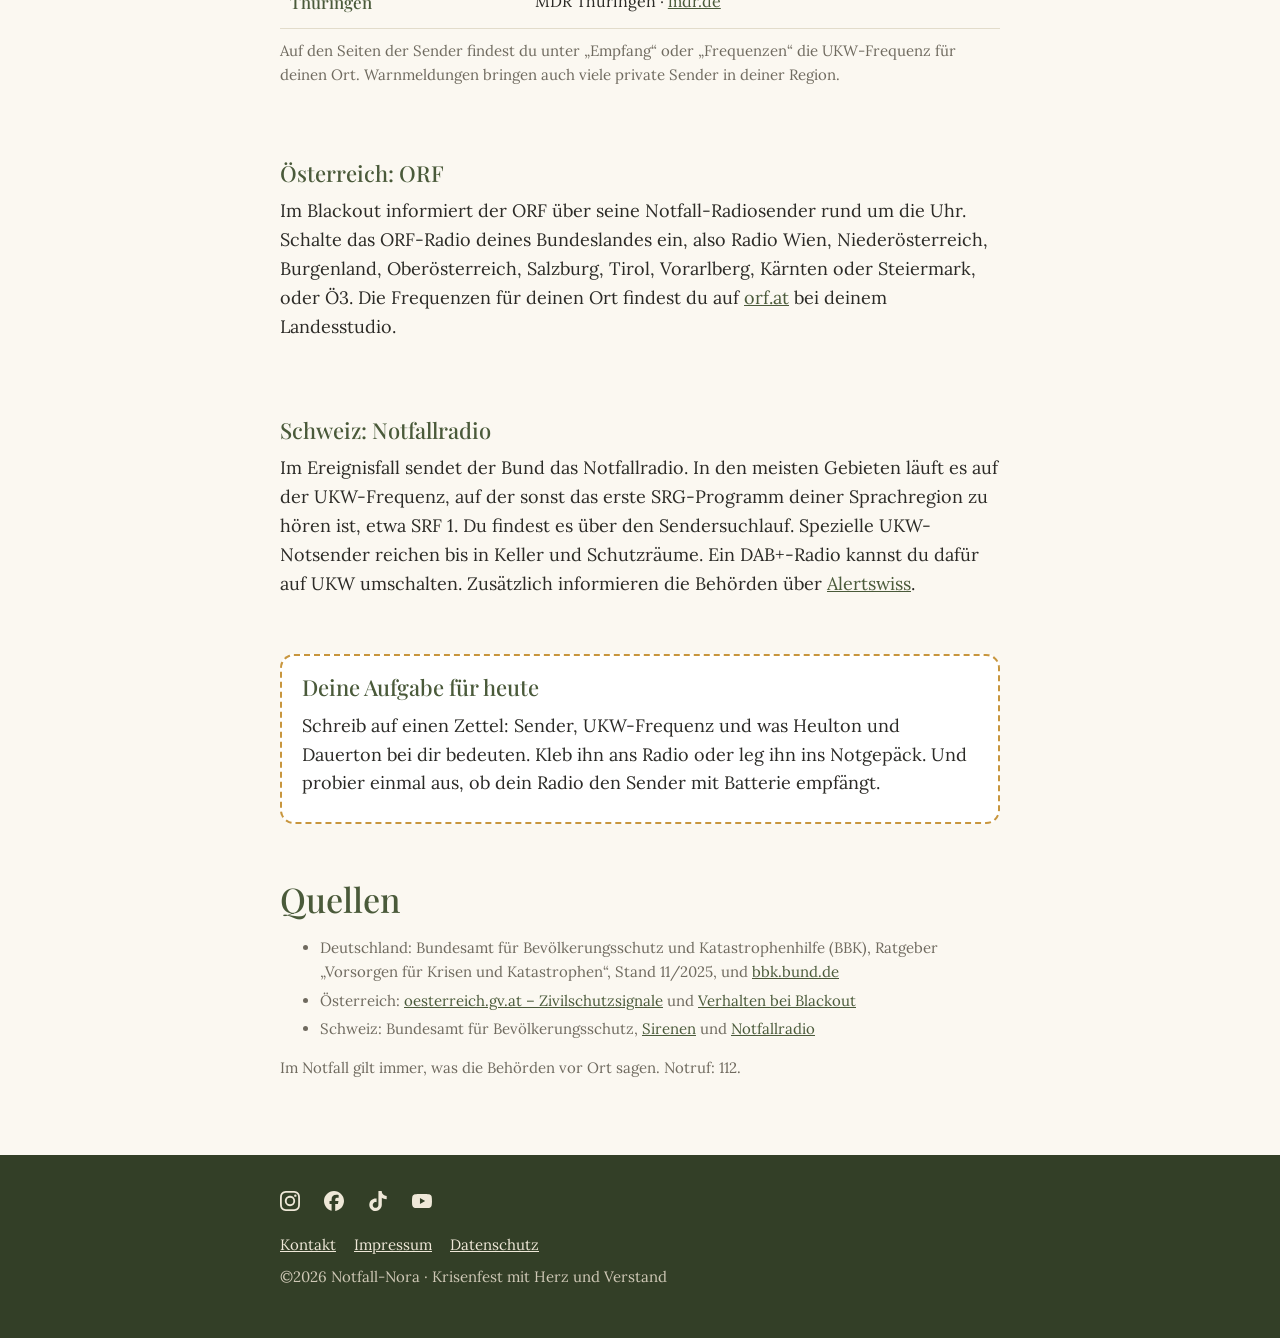
<file: sirenen-radio.html>
<!doctype html>
<html lang="de">
<head>
<meta charset="utf-8">
<meta name="viewport" content="width=device-width, initial-scale=1">
<title>Sirenen und Notfallradio – Notfall-Nora</title>
<meta name="description" content="Sirenensignale in Deutschland, Österreich und der Schweiz zum Anhören, und welcher Radiosender dich im Notfall informiert.">
<link rel="stylesheet" href="stil.css">
<style>
.hoeren{display:grid;gap:16px;margin:10px 0 8px}
.hoeren .kasten{margin:0;padding-bottom:18px}
.hoeren h3{margin-bottom:.2em}
.hoeren p{margin-bottom:.6em}
.hoeren audio{width:100%;margin-top:4px}
.land{margin-top:1.2em}
.land ul{padding-left:1.2em;margin:0 0 1em}
.land li{margin-bottom:.4em}
.zettel{border:2px dashed var(--gold);border-radius:14px;padding:18px 20px 6px;margin:14px 0 22px;background:#fff}
.quellen{font-size:15px;color:var(--grau)}
.quellen li{margin-bottom:.3em}
</style>
</head>
<body>
<!-- MENUE:START -->
<header class="leiste">
  <div class="leiste-innen">
    <a class="logo" href="index.html">Notfall-<span>Nora</span></a>
    <button class="menue-knopf" type="button" aria-expanded="false" aria-controls="hauptmenue"><svg viewBox="0 0 24 24" aria-hidden="true"><path class="auf" d="M3 6h18M3 12h18M3 18h18" stroke="currentColor" stroke-width="2" stroke-linecap="round"/><path class="zu" d="M6 6l12 12M18 6L6 18" stroke="currentColor" stroke-width="2" stroke-linecap="round"/></svg><span>Menü</span></button>
    <nav class="menue" id="hauptmenue" aria-label="Hauptmenü">
      <ul class="menue-liste"><li><a href="index.html">Start</a></li><li><a href="krisenfest.html">Krisenfest in 30 Tagen</a></li><li><a href="vorrats-planer.html">Vorrats-Planer</a></li><li><a href="blackout-kueche.html">Blackout-Küche</a></li><li><a href="notfallordner.html">Notfallordner</a></li><li><a href="empfehlungen.html">Empfehlungen</a></li></ul>
      <ul class="sozial"><li><a href="https://www.instagram.com/notfallnora/" target="_blank" rel="noopener" aria-label="Notfall-Nora auf Instagram" title="Instagram"><svg viewBox="0 0 24 24" aria-hidden="true" focusable="false"><path d="M7.0301.084c-1.2768.0602-2.1487.264-2.911.5634-.7888.3075-1.4575.72-2.1228 1.3877-.6652.6677-1.075 1.3368-1.3802 2.127-.2954.7638-.4956 1.6365-.552 2.914-.0564 1.2775-.0689 1.6882-.0626 4.947.0062 3.2586.0206 3.6671.0825 4.9473.061 1.2765.264 2.1482.5635 2.9107.308.7889.72 1.4573 1.388 2.1228.6679.6655 1.3365 1.0743 2.1285 1.38.7632.295 1.6361.4961 2.9134.552 1.2773.056 1.6884.069 4.9462.0627 3.2578-.0062 3.668-.0207 4.9478-.0814 1.28-.0607 2.147-.2652 2.9098-.5633.7889-.3086 1.4578-.72 2.1228-1.3881.665-.6682 1.0745-1.3378 1.3795-2.1284.2957-.7632.4966-1.636.552-2.9124.056-1.2809.0692-1.6898.063-4.948-.0063-3.2583-.021-3.6668-.0817-4.9465-.0607-1.2797-.264-2.1487-.5633-2.9117-.3084-.7889-.72-1.4568-1.3876-2.1228C21.2982 1.33 20.628.9208 19.8378.6165 19.074.321 18.2017.1197 16.9244.0645 15.6471.0093 15.236-.005 11.977.0014 8.718.0076 8.31.0215 7.0301.0839m.1402 21.6932c-1.17-.0509-1.8053-.2453-2.2287-.408-.5606-.216-.96-.4771-1.3819-.895-.422-.4178-.6811-.8186-.9-1.378-.1644-.4234-.3624-1.058-.4171-2.228-.0595-1.2645-.072-1.6442-.079-4.848-.007-3.2037.0053-3.583.0607-4.848.05-1.169.2456-1.805.408-2.2282.216-.5613.4762-.96.895-1.3816.4188-.4217.8184-.6814 1.3783-.9003.423-.1651 1.0575-.3614 2.227-.4171 1.2655-.06 1.6447-.072 4.848-.079 3.2033-.007 3.5835.005 4.8495.0608 1.169.0508 1.8053.2445 2.228.408.5608.216.96.4754 1.3816.895.4217.4194.6816.8176.9005 1.3787.1653.4217.3617 1.056.4169 2.2263.0602 1.2655.0739 1.645.0796 4.848.0058 3.203-.0055 3.5834-.061 4.848-.051 1.17-.245 1.8055-.408 2.2294-.216.5604-.4763.96-.8954 1.3814-.419.4215-.8181.6811-1.3783.9-.4224.1649-1.0577.3617-2.2262.4174-1.2656.0595-1.6448.072-4.8493.079-3.2045.007-3.5825-.006-4.848-.0608M16.953 5.5864A1.44 1.44 0 1 0 18.39 4.144a1.44 1.44 0 0 0-1.437 1.4424M5.8385 12.012c.0067 3.4032 2.7706 6.1557 6.173 6.1493 3.4026-.0065 6.157-2.7701 6.1506-6.1733-.0065-3.4032-2.771-6.1565-6.174-6.1498-3.403.0067-6.156 2.771-6.1496 6.1738M8 12.0077a4 4 0 1 1 4.008 3.9921A3.9996 3.9996 0 0 1 8 12.0077"/></svg></a></li><li><a href="https://www.facebook.com/notfallnora" target="_blank" rel="noopener" aria-label="Notfall-Nora auf Facebook" title="Facebook"><svg viewBox="0 0 24 24" aria-hidden="true" focusable="false"><path d="M9.101 23.691v-7.98H6.627v-3.667h2.474v-1.58c0-4.085 1.848-5.978 5.858-5.978.401 0 .955.042 1.468.103a8.68 8.68 0 0 1 1.141.195v3.325a8.623 8.623 0 0 0-.653-.036 26.805 26.805 0 0 0-.733-.009c-.707 0-1.259.096-1.675.309a1.686 1.686 0 0 0-.679.622c-.258.42-.374.995-.374 1.752v1.297h3.919l-.386 2.103-.287 1.564h-3.246v8.245C19.396 23.238 24 18.179 24 12.044c0-6.627-5.373-12-12-12s-12 5.373-12 12c0 5.628 3.874 10.35 9.101 11.647Z"/></svg></a></li><li><a href="https://www.tiktok.com/@notfallnora" target="_blank" rel="noopener" aria-label="Notfall-Nora auf TikTok" title="TikTok"><svg viewBox="0 0 24 24" aria-hidden="true" focusable="false"><path d="M12.525.02c1.31-.02 2.61-.01 3.91-.02.08 1.53.63 3.09 1.75 4.17 1.12 1.11 2.7 1.62 4.24 1.79v4.03c-1.44-.05-2.89-.35-4.2-.97-.57-.26-1.1-.59-1.62-.93-.01 2.92.01 5.84-.02 8.75-.08 1.4-.54 2.79-1.35 3.94-1.31 1.92-3.58 3.17-5.91 3.21-1.43.08-2.86-.31-4.08-1.03-2.02-1.19-3.44-3.37-3.65-5.71-.02-.5-.03-1-.01-1.49.18-1.9 1.12-3.72 2.58-4.96 1.66-1.44 3.98-2.13 6.15-1.72.02 1.48-.04 2.96-.04 4.44-.99-.32-2.15-.23-3.02.37-.63.41-1.11 1.04-1.36 1.75-.21.51-.15 1.07-.14 1.61.24 1.64 1.82 3.02 3.5 2.87 1.12-.01 2.19-.66 2.77-1.61.19-.33.4-.67.41-1.06.1-1.79.06-3.57.07-5.36.01-4.03-.01-8.05.02-12.07z"/></svg></a></li><li><a href="https://www.youtube.com/@notfallnora" target="_blank" rel="noopener" aria-label="Notfall-Nora auf YouTube" title="YouTube"><svg viewBox="0 0 24 24" aria-hidden="true" focusable="false"><path d="M23.498 6.186a3.016 3.016 0 0 0-2.122-2.136C19.505 3.545 12 3.545 12 3.545s-7.505 0-9.377.505A3.017 3.017 0 0 0 .502 6.186C0 8.07 0 12 0 12s0 3.93.502 5.814a3.016 3.016 0 0 0 2.122 2.136c1.871.505 9.376.505 9.376.505s7.505 0 9.377-.505a3.015 3.015 0 0 0 2.122-2.136C24 15.93 24 12 24 12s0-3.93-.502-5.814zM9.545 15.568V8.432L15.818 12l-6.273 3.568z"/></svg></a></li></ul>
    </nav>
  </div>
</header>
<script>
(function(){var d=document.documentElement;d.className+=' js';var l=document.querySelector('.leiste'),b=l.querySelector('.menue-knopf');
function zu(){l.classList.remove('offen');b.setAttribute('aria-expanded','false');}
b.addEventListener('click',function(){var o=l.classList.toggle('offen');b.setAttribute('aria-expanded',o?'true':'false');});
document.addEventListener('keydown',function(e){if(e.key==='Escape'&&l.classList.contains('offen')){zu();b.focus();}});
l.querySelectorAll('.menue a').forEach(function(a){a.addEventListener('click',zu);});})();
</script>
<!-- MENUE:END -->
<main class="huelle einfach">
  <p class="marke">Notfall-Nora · Gut zu wissen</p>
  <h1>Sirenen verstehen, Radio finden</h1>
  <p>Wenn die Sirene heult, ist der Strom vielleicht schon weg und das Handy-Netz voll. Dann zählt zweierlei: Du weißt, was der Ton bedeutet, und du weißt, welchen Sender du einschaltest. Beides kannst du heute in fünf Minuten lernen.</p>

  <h2>Hör mal rein</h2>
  <p>Es gibt zwei Grundtöne: einen Heulton, der auf- und abschwillt, und einen gleichbleibenden Dauerton. Was sie bedeuten, ist in Deutschland, Österreich und der Schweiz verschieden, das steht gleich darunter.</p>
  <div class="hoeren">
    <div class="kasten">
      <h3>Heulton (auf- und abschwellend)</h3>
      <p>In Deutschland: <strong>Warnung</strong>. Achtung, es gibt eine Gefahr.</p>
      <audio controls preload="none" src="sirene-heulton.mp3">Dein Browser kann den Ton nicht abspielen.</audio>
    </div>
    <div class="kasten">
      <h3>Dauerton (gleichbleibend)</h3>
      <p>In Deutschland: <strong>Entwarnung</strong>. Die Gefahr ist vorbei.</p>
      <audio controls preload="none" src="sirene-dauerton.mp3">Dein Browser kann den Ton nicht abspielen.</audio>
    </div>
  </div>
  <p class="hinweis">Die Töne sind nachgestellte Ausschnitte von etwa 20 Sekunden. Echte Sirenen klingen je nach Anlage etwas anders, und ein echtes Signal dauert eine Minute oder länger. Dreh bitte vorher leiser und spiel die Töne nicht laut am offenen Fenster ab, damit niemand erschrickt.</p>

  <h2>Was bedeutet welcher Ton?</h2>

  <section class="land" aria-labelledby="sig-de">
    <h3 id="sig-de">Deutschland</h3>
    <ul>
      <li><strong>Warnung:</strong> eine Minute auf- und abschwellender Heulton. Radio einschalten, auf Durchsagen achten, Warn-App wie NINA prüfen.</li>
      <li><strong>Entwarnung:</strong> eine Minute Dauerton. Die Gefahr ist vorbei.</li>
      <li><strong>Probe:</strong> am bundesweiten Warntag, jedes Jahr im September um 11 Uhr.</li>
    </ul>
  </section>

  <section class="land" aria-labelledby="sig-at">
    <h3 id="sig-at">Österreich</h3>
    <ul>
      <li><strong>Warnung:</strong> drei Minuten gleichbleibender Dauerton. Gefahr kommt auf dich zu. Radio oder Fernsehen (ORF) einschalten und die Hinweise befolgen.</li>
      <li><strong>Alarm:</strong> eine Minute auf- und abschwellender Heulton. Akute Gefahr, schützende Räume aufsuchen, ORF hören.</li>
      <li><strong>Entwarnung:</strong> eine Minute gleichbleibender Dauerton. Ende der Gefahr.</li>
      <li><strong>Probe:</strong> 15 Sekunden Dauerton, beim Zivilschutz-Probealarm am ersten Samstag im Oktober.</li>
    </ul>
  </section>

  <section class="land" aria-labelledby="sig-ch">
    <h3 id="sig-ch">Schweiz</h3>
    <ul>
      <li><strong>Allgemeiner Alarm:</strong> regelmäßig auf- und absteigender Ton, eine Minute, innerhalb von fünf Minuten wiederholt. Radio hören oder Alertswiss (App oder alert.swiss) aufrufen, Anweisungen der Behörden befolgen, Nachbarn informieren.</li>
      <li><strong>Wasseralarm:</strong> zwölf tiefe Dauertöne von je 20 Sekunden mit 10 Sekunden Pause. Gilt nur unterhalb von Stauanlagen. Das Gebiet sofort verlassen.</li>
      <li><strong>Entwarnung:</strong> Ein eigenes Sirenensignal dafür nennen die Behörden nicht. Wie es weitergeht, erfährst du über Radio und Alertswiss.</li>
      <li><strong>Probe:</strong> Sirenentest am ersten Mittwoch im Februar.</li>
    </ul>
  </section>

  <h2>Welcher Sender im Notfall?</h2>
  <p>Amtliche Warnungen laufen über das Radio. Die großen öffentlich-rechtlichen Sender haben Notstrom und senden auch weiter, wenn bei dir der Strom weg ist. Mit einem Radio mit Batterie, Kurbel oder Solarzelle, oder im Autoradio, bleibst du informiert.</p>
  <p>Die genaue UKW-Frequenz hängt davon ab, wo du wohnst. Schon im Nachbarort kann sie anders sein. Deshalb: Such sie heute heraus, solange das Internet geht, und schreib sie auf.</p>

  <section class="land" aria-labelledby="radio-de">
    <h3 id="radio-de">Deutschland: dein Landessender</h3>
    <table class="tabelle">
      <tr><th>Baden-Württemberg</th><td>SWR1 oder SWR4 · <a href="https://www.swr.de/" target="_blank" rel="noopener">swr.de</a></td></tr>
      <tr><th>Bayern</th><td>Bayern 1 · <a href="https://frequenzsuche.br.de/" target="_blank" rel="noopener">BR-Frequenzsuche nach Postleitzahl</a></td></tr>
      <tr><th>Berlin</th><td>rbb 88.8 oder rbb24 Inforadio · <a href="https://www.rbb-online.de/" target="_blank" rel="noopener">rbb-online.de</a></td></tr>
      <tr><th>Brandenburg</th><td>Antenne Brandenburg · <a href="https://www.rbb-online.de/" target="_blank" rel="noopener">rbb-online.de</a></td></tr>
      <tr><th>Bremen</th><td>Bremen Eins · <a href="https://www.radiobremen.de/" target="_blank" rel="noopener">radiobremen.de</a></td></tr>
      <tr><th>Hamburg</th><td>NDR 90,3 · <a href="https://www.ndr.de/" target="_blank" rel="noopener">ndr.de</a></td></tr>
      <tr><th>Hessen</th><td>hr1, hr3 oder hr4 · <a href="https://www.hr.de/" target="_blank" rel="noopener">hr.de</a></td></tr>
      <tr><th>Mecklenburg-Vorpommern</th><td>NDR 1 Radio MV · <a href="https://www.ndr.de/" target="_blank" rel="noopener">ndr.de</a></td></tr>
      <tr><th>Niedersachsen</th><td>NDR 1 Niedersachsen · <a href="https://www.ndr.de/" target="_blank" rel="noopener">ndr.de</a></td></tr>
      <tr><th>Nordrhein-Westfalen</th><td>WDR 2 · <a href="https://www1.wdr.de/" target="_blank" rel="noopener">wdr.de</a></td></tr>
      <tr><th>Rheinland-Pfalz</th><td>SWR1 oder SWR4 · <a href="https://www.swr.de/" target="_blank" rel="noopener">swr.de</a></td></tr>
      <tr><th>Saarland</th><td>SR 3 Saarlandwelle · <a href="https://www.sr.de/" target="_blank" rel="noopener">sr.de</a></td></tr>
      <tr><th>Sachsen</th><td>MDR Sachsen · <a href="https://www.mdr.de/" target="_blank" rel="noopener">mdr.de</a></td></tr>
      <tr><th>Sachsen-Anhalt</th><td>MDR Sachsen-Anhalt · <a href="https://www.mdr.de/" target="_blank" rel="noopener">mdr.de</a></td></tr>
      <tr><th>Schleswig-Holstein</th><td>NDR 1 Welle Nord · <a href="https://www.ndr.de/" target="_blank" rel="noopener">ndr.de</a></td></tr>
      <tr><th>Thüringen</th><td>MDR Thüringen · <a href="https://www.mdr.de/" target="_blank" rel="noopener">mdr.de</a></td></tr>
    </table>
    <p class="hinweis">Auf den Seiten der Sender findest du unter „Empfang“ oder „Frequenzen“ die UKW-Frequenz für deinen Ort. Warnmeldungen bringen auch viele private Sender in deiner Region.</p>
  </section>

  <section class="land" aria-labelledby="radio-at">
    <h3 id="radio-at">Österreich: ORF</h3>
    <p>Im Blackout informiert der ORF über seine Notfall-Radiosender rund um die Uhr. Schalte das ORF-Radio deines Bundeslandes ein, also Radio Wien, Niederösterreich, Burgenland, Oberösterreich, Salzburg, Tirol, Vorarlberg, Kärnten oder Steiermark, oder Ö3. Die Frequenzen für deinen Ort findest du auf <a href="https://orf.at/" target="_blank" rel="noopener">orf.at</a> bei deinem Landesstudio.</p>
  </section>

  <section class="land" aria-labelledby="radio-ch">
    <h3 id="radio-ch">Schweiz: Notfallradio</h3>
    <p>Im Ereignisfall sendet der Bund das Notfallradio. In den meisten Gebieten läuft es auf der UKW-Frequenz, auf der sonst das erste SRG-Programm deiner Sprachregion zu hören ist, etwa SRF 1. Du findest es über den Sendersuchlauf. Spezielle UKW-Notsender reichen bis in Keller und Schutzräume. Ein DAB+-Radio kannst du dafür auf UKW umschalten. Zusätzlich informieren die Behörden über <a href="https://www.alert.swiss/" target="_blank" rel="noopener">Alertswiss</a>.</p>
  </section>

  <div class="zettel">
    <h3>Deine Aufgabe für heute</h3>
    <p>Schreib auf einen Zettel: Sender, UKW-Frequenz und was Heulton und Dauerton bei dir bedeuten. Kleb ihn ans Radio oder leg ihn ins Notgepäck. Und probier einmal aus, ob dein Radio den Sender mit Batterie empfängt.</p>
  </div>

  <h2>Quellen</h2>
  <ul class="quellen">
    <li>Deutschland: Bundesamt für Bevölkerungsschutz und Katastrophenhilfe (BBK), Ratgeber „Vorsorgen für Krisen und Katastrophen“, Stand 11/2025, und <a href="https://www.bbk.bund.de/" target="_blank" rel="noopener">bbk.bund.de</a></li>
    <li>Österreich: <a href="https://www.oesterreich.gv.at/themen/notfaelle_unfaelle_und_kriminalitaet/katastrophenfaelle/2/Seite.29500311.html" target="_blank" rel="noopener">oesterreich.gv.at – Zivilschutzsignale</a> und <a href="https://www.oesterreich.gv.at/themen/notfaelle_unfaelle_und_kriminalitaet/katastrophenfaelle/1/Seite.29500329.html" target="_blank" rel="noopener">Verhalten bei Blackout</a></li>
    <li>Schweiz: Bundesamt für Bevölkerungsschutz, <a href="https://www.babs.admin.ch/de/sirenen" target="_blank" rel="noopener">Sirenen</a> und <a href="https://www.babs.admin.ch/de/radio-de" target="_blank" rel="noopener">Notfallradio</a></li>
  </ul>
  <p class="hinweis">Im Notfall gilt immer, was die Behörden vor Ort sagen. Notruf: 112.</p>
</main>
<footer class="fuss">
  <div class="huelle">
    <ul class="sozial"><li><a href="https://www.instagram.com/notfallnora/" target="_blank" rel="noopener" aria-label="Notfall-Nora auf Instagram" title="Instagram"><svg viewBox="0 0 24 24" aria-hidden="true" focusable="false"><path d="M7.0301.084c-1.2768.0602-2.1487.264-2.911.5634-.7888.3075-1.4575.72-2.1228 1.3877-.6652.6677-1.075 1.3368-1.3802 2.127-.2954.7638-.4956 1.6365-.552 2.914-.0564 1.2775-.0689 1.6882-.0626 4.947.0062 3.2586.0206 3.6671.0825 4.9473.061 1.2765.264 2.1482.5635 2.9107.308.7889.72 1.4573 1.388 2.1228.6679.6655 1.3365 1.0743 2.1285 1.38.7632.295 1.6361.4961 2.9134.552 1.2773.056 1.6884.069 4.9462.0627 3.2578-.0062 3.668-.0207 4.9478-.0814 1.28-.0607 2.147-.2652 2.9098-.5633.7889-.3086 1.4578-.72 2.1228-1.3881.665-.6682 1.0745-1.3378 1.3795-2.1284.2957-.7632.4966-1.636.552-2.9124.056-1.2809.0692-1.6898.063-4.948-.0063-3.2583-.021-3.6668-.0817-4.9465-.0607-1.2797-.264-2.1487-.5633-2.9117-.3084-.7889-.72-1.4568-1.3876-2.1228C21.2982 1.33 20.628.9208 19.8378.6165 19.074.321 18.2017.1197 16.9244.0645 15.6471.0093 15.236-.005 11.977.0014 8.718.0076 8.31.0215 7.0301.0839m.1402 21.6932c-1.17-.0509-1.8053-.2453-2.2287-.408-.5606-.216-.96-.4771-1.3819-.895-.422-.4178-.6811-.8186-.9-1.378-.1644-.4234-.3624-1.058-.4171-2.228-.0595-1.2645-.072-1.6442-.079-4.848-.007-3.2037.0053-3.583.0607-4.848.05-1.169.2456-1.805.408-2.2282.216-.5613.4762-.96.895-1.3816.4188-.4217.8184-.6814 1.3783-.9003.423-.1651 1.0575-.3614 2.227-.4171 1.2655-.06 1.6447-.072 4.848-.079 3.2033-.007 3.5835.005 4.8495.0608 1.169.0508 1.8053.2445 2.228.408.5608.216.96.4754 1.3816.895.4217.4194.6816.8176.9005 1.3787.1653.4217.3617 1.056.4169 2.2263.0602 1.2655.0739 1.645.0796 4.848.0058 3.203-.0055 3.5834-.061 4.848-.051 1.17-.245 1.8055-.408 2.2294-.216.5604-.4763.96-.8954 1.3814-.419.4215-.8181.6811-1.3783.9-.4224.1649-1.0577.3617-2.2262.4174-1.2656.0595-1.6448.072-4.8493.079-3.2045.007-3.5825-.006-4.848-.0608M16.953 5.5864A1.44 1.44 0 1 0 18.39 4.144a1.44 1.44 0 0 0-1.437 1.4424M5.8385 12.012c.0067 3.4032 2.7706 6.1557 6.173 6.1493 3.4026-.0065 6.157-2.7701 6.1506-6.1733-.0065-3.4032-2.771-6.1565-6.174-6.1498-3.403.0067-6.156 2.771-6.1496 6.1738M8 12.0077a4 4 0 1 1 4.008 3.9921A3.9996 3.9996 0 0 1 8 12.0077"/></svg></a></li><li><a href="https://www.facebook.com/notfallnora" target="_blank" rel="noopener" aria-label="Notfall-Nora auf Facebook" title="Facebook"><svg viewBox="0 0 24 24" aria-hidden="true" focusable="false"><path d="M9.101 23.691v-7.98H6.627v-3.667h2.474v-1.58c0-4.085 1.848-5.978 5.858-5.978.401 0 .955.042 1.468.103a8.68 8.68 0 0 1 1.141.195v3.325a8.623 8.623 0 0 0-.653-.036 26.805 26.805 0 0 0-.733-.009c-.707 0-1.259.096-1.675.309a1.686 1.686 0 0 0-.679.622c-.258.42-.374.995-.374 1.752v1.297h3.919l-.386 2.103-.287 1.564h-3.246v8.245C19.396 23.238 24 18.179 24 12.044c0-6.627-5.373-12-12-12s-12 5.373-12 12c0 5.628 3.874 10.35 9.101 11.647Z"/></svg></a></li><li><a href="https://www.tiktok.com/@notfallnora" target="_blank" rel="noopener" aria-label="Notfall-Nora auf TikTok" title="TikTok"><svg viewBox="0 0 24 24" aria-hidden="true" focusable="false"><path d="M12.525.02c1.31-.02 2.61-.01 3.91-.02.08 1.53.63 3.09 1.75 4.17 1.12 1.11 2.7 1.62 4.24 1.79v4.03c-1.44-.05-2.89-.35-4.2-.97-.57-.26-1.1-.59-1.62-.93-.01 2.92.01 5.84-.02 8.75-.08 1.4-.54 2.79-1.35 3.94-1.31 1.92-3.58 3.17-5.91 3.21-1.43.08-2.86-.31-4.08-1.03-2.02-1.19-3.44-3.37-3.65-5.71-.02-.5-.03-1-.01-1.49.18-1.9 1.12-3.72 2.58-4.96 1.66-1.44 3.98-2.13 6.15-1.72.02 1.48-.04 2.96-.04 4.44-.99-.32-2.15-.23-3.02.37-.63.41-1.11 1.04-1.36 1.75-.21.51-.15 1.07-.14 1.61.24 1.64 1.82 3.02 3.5 2.87 1.12-.01 2.19-.66 2.77-1.61.19-.33.4-.67.41-1.06.1-1.79.06-3.57.07-5.36.01-4.03-.01-8.05.02-12.07z"/></svg></a></li><li><a href="https://www.youtube.com/@notfallnora" target="_blank" rel="noopener" aria-label="Notfall-Nora auf YouTube" title="YouTube"><svg viewBox="0 0 24 24" aria-hidden="true" focusable="false"><path d="M23.498 6.186a3.016 3.016 0 0 0-2.122-2.136C19.505 3.545 12 3.545 12 3.545s-7.505 0-9.377.505A3.017 3.017 0 0 0 .502 6.186C0 8.07 0 12 0 12s0 3.93.502 5.814a3.016 3.016 0 0 0 2.122 2.136c1.871.505 9.376.505 9.376.505s7.505 0 9.377-.505a3.015 3.015 0 0 0 2.122-2.136C24 15.93 24 12 24 12s0-3.93-.502-5.814zM9.545 15.568V8.432L15.818 12l-6.273 3.568z"/></svg></a></li></ul>
    <nav aria-label="Rechtliches"><a href="kontakt.html">Kontakt</a><a href="impressum.html">Impressum</a><a href="datenschutz.html">Datenschutz</a></nav>
    <p>©2026 Notfall-Nora · Krisenfest mit Herz und Verstand</p>
  </div>
</footer>
</body>
</html>
</file>
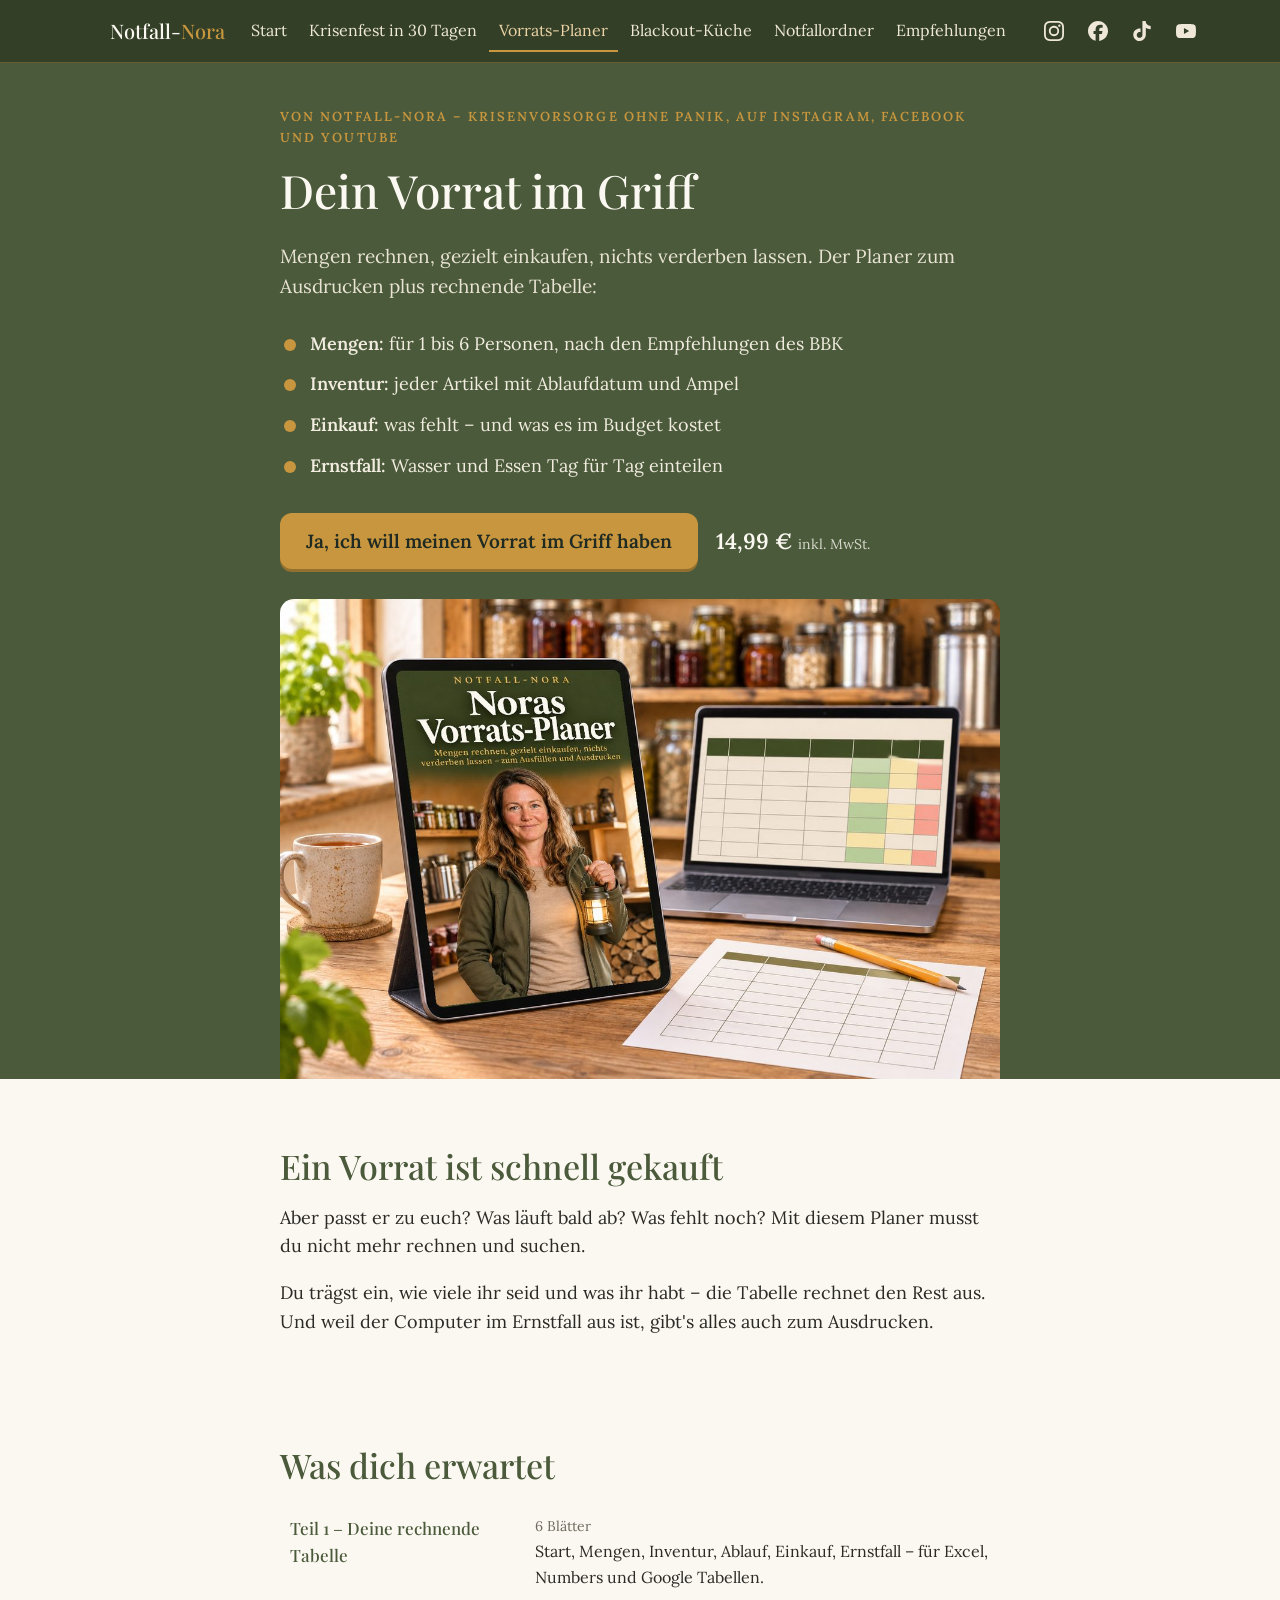
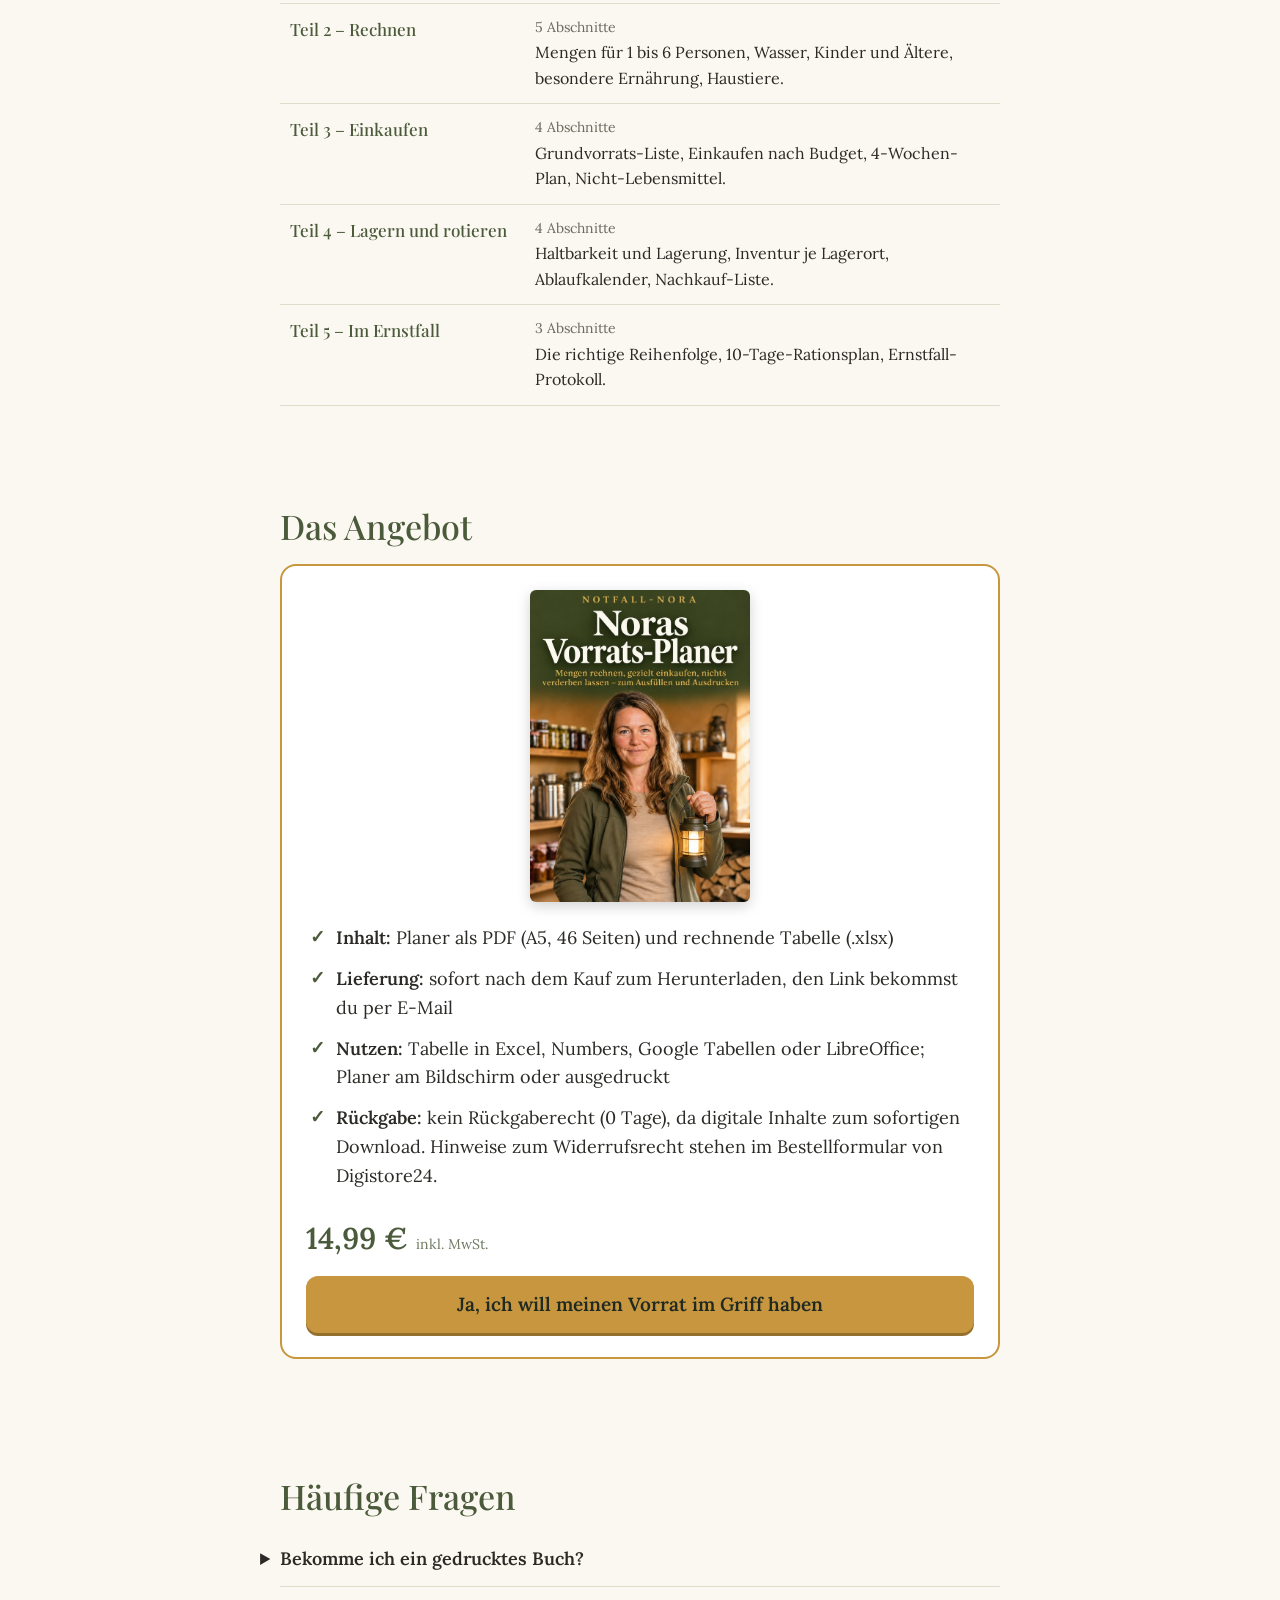
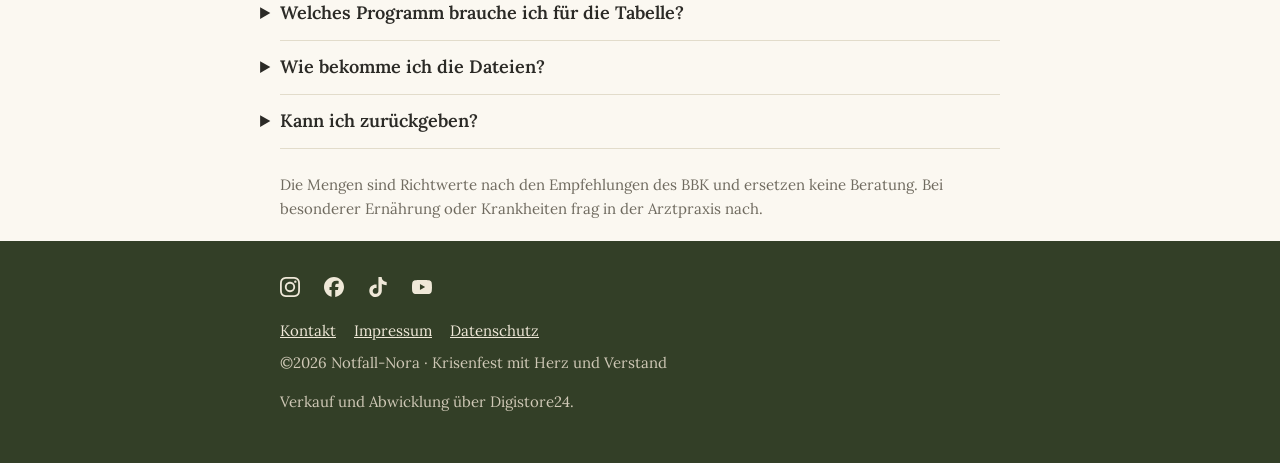
<file: vorrats-planer.html>
<!doctype html>
<html lang="de">
<head>
<meta charset="utf-8">
<meta name="viewport" content="width=device-width, initial-scale=1">
<title>Noras Vorrats-Planer – Mengen rechnen, gezielt einkaufen, nichts verderben lassen</title>
<meta name="description" content="Planer zum Ausdrucken plus rechnende Tabelle für Excel, Numbers und Google Tabellen: Mengen für 1 bis 6 Personen, Inventur, Ablauf, Einkauf.">
<link rel="stylesheet" href="stil.css">
<script src="https://www.digistore24-scripts.com/service/digistore.js"></script>
<script type="text/javascript">
digistorePromocode( { "product_id": 771919, "adjust_all_urls": true, "adjust_domain": true } );
</script>
</head>
<body>
<!-- MENUE:START -->
<header class="leiste">
  <div class="leiste-innen">
    <a class="logo" href="index.html">Notfall-<span>Nora</span></a>
    <button class="menue-knopf" type="button" aria-expanded="false" aria-controls="hauptmenue"><svg viewBox="0 0 24 24" aria-hidden="true"><path class="auf" d="M3 6h18M3 12h18M3 18h18" stroke="currentColor" stroke-width="2" stroke-linecap="round"/><path class="zu" d="M6 6l12 12M18 6L6 18" stroke="currentColor" stroke-width="2" stroke-linecap="round"/></svg><span>Menü</span></button>
    <nav class="menue" id="hauptmenue" aria-label="Hauptmenü">
      <ul class="menue-liste"><li><a href="index.html">Start</a></li><li><a href="krisenfest.html">Krisenfest in 30 Tagen</a></li><li><a href="vorrats-planer.html" aria-current="page">Vorrats-Planer</a></li><li><a href="blackout-kueche.html">Blackout-Küche</a></li><li><a href="notfallordner.html">Notfallordner</a></li><li><a href="empfehlungen.html">Empfehlungen</a></li></ul>
      <ul class="sozial"><li><a href="https://www.instagram.com/notfallnora/" target="_blank" rel="noopener" aria-label="Notfall-Nora auf Instagram" title="Instagram"><svg viewBox="0 0 24 24" aria-hidden="true" focusable="false"><path d="M7.0301.084c-1.2768.0602-2.1487.264-2.911.5634-.7888.3075-1.4575.72-2.1228 1.3877-.6652.6677-1.075 1.3368-1.3802 2.127-.2954.7638-.4956 1.6365-.552 2.914-.0564 1.2775-.0689 1.6882-.0626 4.947.0062 3.2586.0206 3.6671.0825 4.9473.061 1.2765.264 2.1482.5635 2.9107.308.7889.72 1.4573 1.388 2.1228.6679.6655 1.3365 1.0743 2.1285 1.38.7632.295 1.6361.4961 2.9134.552 1.2773.056 1.6884.069 4.9462.0627 3.2578-.0062 3.668-.0207 4.9478-.0814 1.28-.0607 2.147-.2652 2.9098-.5633.7889-.3086 1.4578-.72 2.1228-1.3881.665-.6682 1.0745-1.3378 1.3795-2.1284.2957-.7632.4966-1.636.552-2.9124.056-1.2809.0692-1.6898.063-4.948-.0063-3.2583-.021-3.6668-.0817-4.9465-.0607-1.2797-.264-2.1487-.5633-2.9117-.3084-.7889-.72-1.4568-1.3876-2.1228C21.2982 1.33 20.628.9208 19.8378.6165 19.074.321 18.2017.1197 16.9244.0645 15.6471.0093 15.236-.005 11.977.0014 8.718.0076 8.31.0215 7.0301.0839m.1402 21.6932c-1.17-.0509-1.8053-.2453-2.2287-.408-.5606-.216-.96-.4771-1.3819-.895-.422-.4178-.6811-.8186-.9-1.378-.1644-.4234-.3624-1.058-.4171-2.228-.0595-1.2645-.072-1.6442-.079-4.848-.007-3.2037.0053-3.583.0607-4.848.05-1.169.2456-1.805.408-2.2282.216-.5613.4762-.96.895-1.3816.4188-.4217.8184-.6814 1.3783-.9003.423-.1651 1.0575-.3614 2.227-.4171 1.2655-.06 1.6447-.072 4.848-.079 3.2033-.007 3.5835.005 4.8495.0608 1.169.0508 1.8053.2445 2.228.408.5608.216.96.4754 1.3816.895.4217.4194.6816.8176.9005 1.3787.1653.4217.3617 1.056.4169 2.2263.0602 1.2655.0739 1.645.0796 4.848.0058 3.203-.0055 3.5834-.061 4.848-.051 1.17-.245 1.8055-.408 2.2294-.216.5604-.4763.96-.8954 1.3814-.419.4215-.8181.6811-1.3783.9-.4224.1649-1.0577.3617-2.2262.4174-1.2656.0595-1.6448.072-4.8493.079-3.2045.007-3.5825-.006-4.848-.0608M16.953 5.5864A1.44 1.44 0 1 0 18.39 4.144a1.44 1.44 0 0 0-1.437 1.4424M5.8385 12.012c.0067 3.4032 2.7706 6.1557 6.173 6.1493 3.4026-.0065 6.157-2.7701 6.1506-6.1733-.0065-3.4032-2.771-6.1565-6.174-6.1498-3.403.0067-6.156 2.771-6.1496 6.1738M8 12.0077a4 4 0 1 1 4.008 3.9921A3.9996 3.9996 0 0 1 8 12.0077"/></svg></a></li><li><a href="https://www.facebook.com/notfallnora" target="_blank" rel="noopener" aria-label="Notfall-Nora auf Facebook" title="Facebook"><svg viewBox="0 0 24 24" aria-hidden="true" focusable="false"><path d="M9.101 23.691v-7.98H6.627v-3.667h2.474v-1.58c0-4.085 1.848-5.978 5.858-5.978.401 0 .955.042 1.468.103a8.68 8.68 0 0 1 1.141.195v3.325a8.623 8.623 0 0 0-.653-.036 26.805 26.805 0 0 0-.733-.009c-.707 0-1.259.096-1.675.309a1.686 1.686 0 0 0-.679.622c-.258.42-.374.995-.374 1.752v1.297h3.919l-.386 2.103-.287 1.564h-3.246v8.245C19.396 23.238 24 18.179 24 12.044c0-6.627-5.373-12-12-12s-12 5.373-12 12c0 5.628 3.874 10.35 9.101 11.647Z"/></svg></a></li><li><a href="https://www.tiktok.com/@notfallnora" target="_blank" rel="noopener" aria-label="Notfall-Nora auf TikTok" title="TikTok"><svg viewBox="0 0 24 24" aria-hidden="true" focusable="false"><path d="M12.525.02c1.31-.02 2.61-.01 3.91-.02.08 1.53.63 3.09 1.75 4.17 1.12 1.11 2.7 1.62 4.24 1.79v4.03c-1.44-.05-2.89-.35-4.2-.97-.57-.26-1.1-.59-1.62-.93-.01 2.92.01 5.84-.02 8.75-.08 1.4-.54 2.79-1.35 3.94-1.31 1.92-3.58 3.17-5.91 3.21-1.43.08-2.86-.31-4.08-1.03-2.02-1.19-3.44-3.37-3.65-5.71-.02-.5-.03-1-.01-1.49.18-1.9 1.12-3.72 2.58-4.96 1.66-1.44 3.98-2.13 6.15-1.72.02 1.48-.04 2.96-.04 4.44-.99-.32-2.15-.23-3.02.37-.63.41-1.11 1.04-1.36 1.75-.21.51-.15 1.07-.14 1.61.24 1.64 1.82 3.02 3.5 2.87 1.12-.01 2.19-.66 2.77-1.61.19-.33.4-.67.41-1.06.1-1.79.06-3.57.07-5.36.01-4.03-.01-8.05.02-12.07z"/></svg></a></li><li><a href="https://www.youtube.com/@notfallnora" target="_blank" rel="noopener" aria-label="Notfall-Nora auf YouTube" title="YouTube"><svg viewBox="0 0 24 24" aria-hidden="true" focusable="false"><path d="M23.498 6.186a3.016 3.016 0 0 0-2.122-2.136C19.505 3.545 12 3.545 12 3.545s-7.505 0-9.377.505A3.017 3.017 0 0 0 .502 6.186C0 8.07 0 12 0 12s0 3.93.502 5.814a3.016 3.016 0 0 0 2.122 2.136c1.871.505 9.376.505 9.376.505s7.505 0 9.377-.505a3.015 3.015 0 0 0 2.122-2.136C24 15.93 24 12 24 12s0-3.93-.502-5.814zM9.545 15.568V8.432L15.818 12l-6.273 3.568z"/></svg></a></li></ul>
    </nav>
  </div>
</header>
<script>
(function(){var d=document.documentElement;d.className+=' js';var l=document.querySelector('.leiste'),b=l.querySelector('.menue-knopf');
function zu(){l.classList.remove('offen');b.setAttribute('aria-expanded','false');}
b.addEventListener('click',function(){var o=l.classList.toggle('offen');b.setAttribute('aria-expanded',o?'true':'false');});
document.addEventListener('keydown',function(e){if(e.key==='Escape'&&l.classList.contains('offen')){zu();b.focus();}});
l.querySelectorAll('.menue a').forEach(function(a){a.addEventListener('click',zu);});})();
</script>
<!-- MENUE:END -->

<header class="kopf">
  <div class="huelle">
    <p class="marke">Von Notfall-Nora – Krisenvorsorge ohne Panik, auf Instagram, Facebook und YouTube</p>
    <h1>Dein Vorrat im Griff</h1>
    <p class="unter">Mengen rechnen, gezielt einkaufen, nichts verderben lassen. Der Planer zum Ausdrucken plus rechnende Tabelle:</p>
    <ul class=''><li><strong>Mengen:</strong> für 1 bis 6 Personen, nach den Empfehlungen des BBK</li><li><strong>Inventur:</strong> jeder Artikel mit Ablaufdatum und Ampel</li><li><strong>Einkauf:</strong> was fehlt – und was es im Budget kostet</li><li><strong>Ernstfall:</strong> Wasser und Essen Tag für Tag einteilen</li></ul>
    <div class="knopf-zeile">
      <a class="knopf" href="https://www.digistore24.com/product/771919">Ja, ich will meinen Vorrat im Griff haben</a>
      <span class="preis">14,99 € <small>inkl. MwSt.</small></span>
    </div>
    <div class="bild"><img src="vorrats-planer-tablet.jpg" width="1200" height="800" alt="Tablet mit dem Cover von „Noras Vorrats-Planer“, daneben ein Laptop mit der Tabelle und ein Planungsblatt"></div>
  </div>
</header>

<main class="huelle">
<section class="einstieg">
  <h2>Ein Vorrat ist schnell gekauft</h2>
  <p>Aber passt er zu euch? Was läuft bald ab? Was fehlt noch? Mit diesem Planer musst du nicht mehr rechnen und suchen.</p><p>Du trägst ein, wie viele ihr seid und was ihr habt – die Tabelle rechnet den Rest aus. Und weil der Computer im Ernstfall aus ist, gibt&#x27;s alles auch zum Ausdrucken.</p>
</section>
<section>
  <h2>Was dich erwartet</h2>
  <table class="tabelle">
    <tr><th>Teil 1 – Deine rechnende Tabelle</th><td><span class="umfang">6 Blätter</span>Start, Mengen, Inventur, Ablauf, Einkauf, Ernstfall – für Excel, Numbers und Google Tabellen.</td></tr><tr><th>Teil 2 – Rechnen</th><td><span class="umfang">5 Abschnitte</span>Mengen für 1 bis 6 Personen, Wasser, Kinder und Ältere, besondere Ernährung, Haustiere.</td></tr><tr><th>Teil 3 – Einkaufen</th><td><span class="umfang">4 Abschnitte</span>Grundvorrats-Liste, Einkaufen nach Budget, 4-Wochen-Plan, Nicht-Lebensmittel.</td></tr><tr><th>Teil 4 – Lagern und rotieren</th><td><span class="umfang">4 Abschnitte</span>Haltbarkeit und Lagerung, Inventur je Lagerort, Ablaufkalender, Nachkauf-Liste.</td></tr><tr><th>Teil 5 – Im Ernstfall</th><td><span class="umfang">3 Abschnitte</span>Die richtige Reihenfolge, 10-Tage-Rationsplan, Ernstfall-Protokoll.</td></tr>
  </table>
</section>
<section id="kaufen">
  <h2>Das Angebot</h2>
  <div class="angebot">
    <img src="vorrats-planer-cover.jpg" width="600" height="851" alt="Cover von „Noras Vorrats-Planer“" style="max-width:220px;margin:0 auto 16px;border-radius:6px;box-shadow:0 4px 14px rgba(0,0,0,.18)">
    <ul class='punkte'><li><strong>Inhalt:</strong> Planer als PDF (A5, 46 Seiten) und rechnende Tabelle (.xlsx)</li><li><strong>Lieferung:</strong> sofort nach dem Kauf zum Herunterladen, den Link bekommst du per E-Mail</li><li><strong>Nutzen:</strong> Tabelle in Excel, Numbers, Google Tabellen oder LibreOffice; Planer am Bildschirm oder ausgedruckt</li><li><strong>Rückgabe:</strong> kein Rückgaberecht (0 Tage), da digitale Inhalte zum sofortigen Download. Hinweise zum Widerrufsrecht stehen im Bestellformular von Digistore24.</li></ul>
    <span class="preis">14,99 € <small>inkl. MwSt.</small></span>
    <a class="knopf" href="https://www.digistore24.com/product/771919">Ja, ich will meinen Vorrat im Griff haben</a>
  </div>
</section>
<section>
  <h2>Häufige Fragen</h2>
  <details><summary>Bekomme ich ein gedrucktes Buch?</summary><p>Nein, du bekommst digitale Dateien zum Herunterladen. Du kannst sie am Bildschirm nutzen oder ausdrucken.</p></details><details><summary>Welches Programm brauche ich für die Tabelle?</summary><p>Excel, Numbers (Mac, iPhone, iPad), Google Tabellen oder LibreOffice. Makros brauchst du nicht.</p></details><details><summary>Wie bekomme ich die Dateien?</summary><p>Direkt nach dem Kauf bekommst du von Digistore24 eine E-Mail mit den Download-Links.</p></details><details><summary>Kann ich zurückgeben?</summary><p>Nein. Es sind digitale Inhalte zum sofortigen Download, deshalb gibt es kein Rückgaberecht (0 Tage). Hinweise zum Widerrufsrecht stehen im Bestellformular von Digistore24.</p></details>
</section>
<p class="hinweis">Die Mengen sind Richtwerte nach den Empfehlungen des BBK und ersetzen keine Beratung. Bei besonderer Ernährung oder Krankheiten frag in der Arztpraxis nach.</p>
</main>
<footer class="fuss">
  <div class="huelle">
    <ul class="sozial"><li><a href="https://www.instagram.com/notfallnora/" target="_blank" rel="noopener" aria-label="Notfall-Nora auf Instagram" title="Instagram"><svg viewBox="0 0 24 24" aria-hidden="true" focusable="false"><path d="M7.0301.084c-1.2768.0602-2.1487.264-2.911.5634-.7888.3075-1.4575.72-2.1228 1.3877-.6652.6677-1.075 1.3368-1.3802 2.127-.2954.7638-.4956 1.6365-.552 2.914-.0564 1.2775-.0689 1.6882-.0626 4.947.0062 3.2586.0206 3.6671.0825 4.9473.061 1.2765.264 2.1482.5635 2.9107.308.7889.72 1.4573 1.388 2.1228.6679.6655 1.3365 1.0743 2.1285 1.38.7632.295 1.6361.4961 2.9134.552 1.2773.056 1.6884.069 4.9462.0627 3.2578-.0062 3.668-.0207 4.9478-.0814 1.28-.0607 2.147-.2652 2.9098-.5633.7889-.3086 1.4578-.72 2.1228-1.3881.665-.6682 1.0745-1.3378 1.3795-2.1284.2957-.7632.4966-1.636.552-2.9124.056-1.2809.0692-1.6898.063-4.948-.0063-3.2583-.021-3.6668-.0817-4.9465-.0607-1.2797-.264-2.1487-.5633-2.9117-.3084-.7889-.72-1.4568-1.3876-2.1228C21.2982 1.33 20.628.9208 19.8378.6165 19.074.321 18.2017.1197 16.9244.0645 15.6471.0093 15.236-.005 11.977.0014 8.718.0076 8.31.0215 7.0301.0839m.1402 21.6932c-1.17-.0509-1.8053-.2453-2.2287-.408-.5606-.216-.96-.4771-1.3819-.895-.422-.4178-.6811-.8186-.9-1.378-.1644-.4234-.3624-1.058-.4171-2.228-.0595-1.2645-.072-1.6442-.079-4.848-.007-3.2037.0053-3.583.0607-4.848.05-1.169.2456-1.805.408-2.2282.216-.5613.4762-.96.895-1.3816.4188-.4217.8184-.6814 1.3783-.9003.423-.1651 1.0575-.3614 2.227-.4171 1.2655-.06 1.6447-.072 4.848-.079 3.2033-.007 3.5835.005 4.8495.0608 1.169.0508 1.8053.2445 2.228.408.5608.216.96.4754 1.3816.895.4217.4194.6816.8176.9005 1.3787.1653.4217.3617 1.056.4169 2.2263.0602 1.2655.0739 1.645.0796 4.848.0058 3.203-.0055 3.5834-.061 4.848-.051 1.17-.245 1.8055-.408 2.2294-.216.5604-.4763.96-.8954 1.3814-.419.4215-.8181.6811-1.3783.9-.4224.1649-1.0577.3617-2.2262.4174-1.2656.0595-1.6448.072-4.8493.079-3.2045.007-3.5825-.006-4.848-.0608M16.953 5.5864A1.44 1.44 0 1 0 18.39 4.144a1.44 1.44 0 0 0-1.437 1.4424M5.8385 12.012c.0067 3.4032 2.7706 6.1557 6.173 6.1493 3.4026-.0065 6.157-2.7701 6.1506-6.1733-.0065-3.4032-2.771-6.1565-6.174-6.1498-3.403.0067-6.156 2.771-6.1496 6.1738M8 12.0077a4 4 0 1 1 4.008 3.9921A3.9996 3.9996 0 0 1 8 12.0077"/></svg></a></li><li><a href="https://www.facebook.com/notfallnora" target="_blank" rel="noopener" aria-label="Notfall-Nora auf Facebook" title="Facebook"><svg viewBox="0 0 24 24" aria-hidden="true" focusable="false"><path d="M9.101 23.691v-7.98H6.627v-3.667h2.474v-1.58c0-4.085 1.848-5.978 5.858-5.978.401 0 .955.042 1.468.103a8.68 8.68 0 0 1 1.141.195v3.325a8.623 8.623 0 0 0-.653-.036 26.805 26.805 0 0 0-.733-.009c-.707 0-1.259.096-1.675.309a1.686 1.686 0 0 0-.679.622c-.258.42-.374.995-.374 1.752v1.297h3.919l-.386 2.103-.287 1.564h-3.246v8.245C19.396 23.238 24 18.179 24 12.044c0-6.627-5.373-12-12-12s-12 5.373-12 12c0 5.628 3.874 10.35 9.101 11.647Z"/></svg></a></li><li><a href="https://www.tiktok.com/@notfallnora" target="_blank" rel="noopener" aria-label="Notfall-Nora auf TikTok" title="TikTok"><svg viewBox="0 0 24 24" aria-hidden="true" focusable="false"><path d="M12.525.02c1.31-.02 2.61-.01 3.91-.02.08 1.53.63 3.09 1.75 4.17 1.12 1.11 2.7 1.62 4.24 1.79v4.03c-1.44-.05-2.89-.35-4.2-.97-.57-.26-1.1-.59-1.62-.93-.01 2.92.01 5.84-.02 8.75-.08 1.4-.54 2.79-1.35 3.94-1.31 1.92-3.58 3.17-5.91 3.21-1.43.08-2.86-.31-4.08-1.03-2.02-1.19-3.44-3.37-3.65-5.71-.02-.5-.03-1-.01-1.49.18-1.9 1.12-3.72 2.58-4.96 1.66-1.44 3.98-2.13 6.15-1.72.02 1.48-.04 2.96-.04 4.44-.99-.32-2.15-.23-3.02.37-.63.41-1.11 1.04-1.36 1.75-.21.51-.15 1.07-.14 1.61.24 1.64 1.82 3.02 3.5 2.87 1.12-.01 2.19-.66 2.77-1.61.19-.33.4-.67.41-1.06.1-1.79.06-3.57.07-5.36.01-4.03-.01-8.05.02-12.07z"/></svg></a></li><li><a href="https://www.youtube.com/@notfallnora" target="_blank" rel="noopener" aria-label="Notfall-Nora auf YouTube" title="YouTube"><svg viewBox="0 0 24 24" aria-hidden="true" focusable="false"><path d="M23.498 6.186a3.016 3.016 0 0 0-2.122-2.136C19.505 3.545 12 3.545 12 3.545s-7.505 0-9.377.505A3.017 3.017 0 0 0 .502 6.186C0 8.07 0 12 0 12s0 3.93.502 5.814a3.016 3.016 0 0 0 2.122 2.136c1.871.505 9.376.505 9.376.505s7.505 0 9.377-.505a3.015 3.015 0 0 0 2.122-2.136C24 15.93 24 12 24 12s0-3.93-.502-5.814zM9.545 15.568V8.432L15.818 12l-6.273 3.568z"/></svg></a></li></ul>
    <nav aria-label="Rechtliches"><a href="kontakt.html">Kontakt</a><a href="impressum.html">Impressum</a><a href="datenschutz.html">Datenschutz</a></nav>
    <p>©2026 Notfall-Nora · Krisenfest mit Herz und Verstand</p>
    <p>Verkauf und Abwicklung über Digistore24.</p>
  </div>
</footer>
</body>
</html>
</file>
<file: stil.css>
@font-face{font-family:"Lora";font-weight:400;font-style:normal;font-display:swap;src:url(Lora-400.ttf) format("truetype")}
@font-face{font-family:"Lora";font-weight:400;font-style:italic;font-display:swap;src:url(Lora-400-italic.ttf) format("truetype")}
@font-face{font-family:"Lora";font-weight:600;font-style:normal;font-display:swap;src:url(Lora-600.ttf) format("truetype")}
@font-face{font-family:"Playfair Display";font-weight:500;font-style:normal;font-display:swap;src:url(Playfair-500.ttf) format("truetype")}

:root{
  --gruen:#4A5A3A; --gruen-dunkel:#333F27; --gold:#C8963E; --gold-hell:#EBD3A6;
  --creme:#FBF8F1; --papier:#F3EEE2; --tinte:#2B2A26; --grau:#6F6A5F; --linie:#E2DCCB;
}
*{box-sizing:border-box}
html{-webkit-text-size-adjust:100%}
body{margin:0;background:var(--creme);color:var(--tinte);font-family:"Lora",Georgia,serif;font-size:18px;line-height:1.6}
img{max-width:100%;height:auto;display:block}
a{color:var(--gruen)}
.huelle{max-width:760px;margin:0 auto;padding:0 20px}
h1,h2,h3{font-family:"Playfair Display",Georgia,serif;font-weight:500;color:var(--gruen);line-height:1.2;margin:0 0 .5em}
h1{font-size:clamp(30px,6vw,46px)}
h2{font-size:clamp(25px,4.6vw,34px);margin-top:1.6em}
h3{font-size:22px}
p{margin:0 0 1em}
.marke{font-size:13px;letter-spacing:.16em;text-transform:uppercase;color:var(--gold);font-weight:600;margin:0 0 14px}

/* Kopf */
.kopf{background:var(--gruen);color:var(--creme);padding:44px 0 0}
.kopf h1{color:var(--creme)}
.kopf .unter{font-size:19px;color:#E9E3D3;margin-bottom:22px}
.kopf ul{margin:0 0 26px;padding:0;list-style:none}
.kopf li{padding:6px 0 6px 30px;position:relative;color:#F1ECDF}
.kopf li::before{content:"";position:absolute;left:4px;top:15px;width:12px;height:12px;border-radius:50%;background:var(--gold)}
.kopf .bild{margin-top:10px;border-radius:14px 14px 0 0;overflow:hidden}

/* Knopf */
.knopf{display:inline-block;background:var(--gold);color:#1f2a22;text-decoration:none;font-weight:600;font-size:19px;
  padding:16px 26px;border-radius:12px;box-shadow:0 3px 0 #94702e;text-align:center;line-height:1.3}
.knopf:hover,.knopf:focus-visible{background:#d6a752}
.knopf:focus-visible{outline:3px solid var(--creme);outline-offset:3px}
.knopf-zeile{display:flex;flex-wrap:wrap;align-items:center;gap:10px 18px;margin:6px 0 30px}
.preis{font-size:22px;font-weight:600}
.preis small{font-size:14px;font-weight:400;color:inherit;opacity:.8}

/* Abschnitte */
section{padding:12px 0 24px}
.einstieg p:first-child{font-size:20px}
.tabelle{width:100%;border-collapse:collapse;margin:8px 0 10px;font-size:16px}
.tabelle th,.tabelle td{text-align:left;vertical-align:top;padding:12px 10px;border-bottom:1px solid var(--linie)}
.tabelle th{font-family:"Playfair Display",Georgia,serif;font-weight:500;color:var(--gruen);font-size:17px;width:34%}
.tabelle td .umfang{display:block;font-size:14px;color:var(--grau);margin-bottom:2px}
.punkte{padding-left:0;list-style:none;margin:0 0 1em}
.punkte li{padding:6px 0 6px 30px;position:relative}
.punkte li::before{content:"✓";position:absolute;left:4px;top:5px;color:var(--gruen);font-weight:600}
.punkte.nein li::before{content:"–";color:var(--grau)}
.kasten{background:var(--papier);border:1px solid var(--linie);border-radius:14px;padding:22px 22px 8px;margin:10px 0 20px}
.angebot{background:#fff;border:2px solid var(--gold);border-radius:16px;padding:24px;margin:16px 0 26px}
.angebot .knopf{width:100%}
.angebot .preis{display:block;font-size:30px;color:var(--gruen);margin:6px 0 14px}
.angebot ul{margin-top:0}
details{border-bottom:1px solid var(--linie);padding:12px 0}
summary{cursor:pointer;font-weight:600;list-style-position:outside}
details p{margin:10px 0 4px}
.hinweis{font-size:15px;color:var(--grau)}
.zitat{border-left:4px solid var(--gold);padding:4px 0 4px 18px;font-style:italic;margin:0 0 1.2em}

/* Fuß */
.fuss{background:var(--gruen-dunkel);color:#CFC8B6;font-size:15px;padding:26px 0 34px;margin-top:20px}
.fuss a{color:#EFE8D8}
.fuss nav{display:flex;flex-wrap:wrap;gap:6px 18px;margin-bottom:8px}

/* Upsell */
.upsell-kopf{background:var(--gruen);color:var(--creme);padding:34px 0 26px;text-align:center}
.upsell-kopf h1{color:var(--creme)}
.upsell-kopf .schritt{display:inline-block;background:var(--gold);color:#1f2a22;font-weight:600;font-size:14px;padding:4px 12px;border-radius:99px;margin-bottom:14px}
.upsell-knopf{display:flex;justify-content:center;margin:8px 0 4px;min-height:60px}
.nein-link{display:block;text-align:center;margin:14px 0 6px;color:var(--grau);font-size:16px}

/* Unterseiten */
.einfach{padding-top:40px;padding-bottom:40px}
.einfach h1{font-size:34px}

@media (max-width:560px){
  body{font-size:17px}
  .tabelle th{width:auto;display:block;border-bottom:0;padding-bottom:2px}
  .tabelle td{display:block;padding-top:0}
  .tabelle tr{display:block;border-bottom:1px solid var(--linie);padding:8px 0}
  .tabelle th,.tabelle td{border-bottom:0}
  .knopf{width:100%}
}

/* Menü-Leiste (oben) und Social-Icons – gebaut von werkzeuge/navigation.py */
.leiste{position:sticky;top:0;z-index:50;background:var(--gruen-dunkel);color:var(--creme);border-bottom:1px solid rgba(200,150,62,.35)}
.leiste-innen{display:flex;align-items:center;justify-content:space-between;gap:16px;min-height:62px;max-width:1100px;margin:0 auto;padding:0 20px}
.logo{font-family:"Playfair Display",Georgia,serif;font-size:20px;line-height:1.1;color:var(--creme);text-decoration:none;white-space:nowrap}
.logo span{color:var(--gold)}
.menue{display:flex;align-items:center;gap:18px}
.menue-liste{display:flex;gap:2px;list-style:none;margin:0;padding:0}
.menue-liste a{display:block;padding:8px 10px;color:#EFE8D8;text-decoration:none;font-size:16px;border-radius:8px}
.menue-liste a:hover{background:rgba(255,255,255,.08);color:#fff}
.menue-liste a{white-space:nowrap}
@media (min-width:1061px) and (max-width:1180px){.menue{gap:10px}.menue-liste a{padding:8px 6px;font-size:15px}.menue-liste a.login{padding:6px 12px;margin-left:4px}.logo{font-size:18px}}
.menue-liste a[aria-current="page"]{color:var(--gold-hell);box-shadow:inset 0 -2px 0 var(--gold);border-radius:8px 8px 0 0}
.menue-liste a:focus-visible,.sozial a:focus-visible,.menue-knopf:focus-visible,.logo:focus-visible{outline:3px solid var(--gold);outline-offset:2px}
.sozial{display:flex;gap:4px;list-style:none;margin:0;padding:0}
.sozial a{display:inline-flex;width:40px;height:40px;align-items:center;justify-content:center;border-radius:50%;color:#EFE8D8}
.sozial a:hover{background:rgba(255,255,255,.1);color:var(--gold-hell)}
.sozial svg{width:20px;height:20px;fill:currentColor}
.menue-knopf{display:none}
.fuss .sozial{margin:0 0 12px -10px}
@media (max-width:1060px){
  .logo{font-size:18px}
  .menue-knopf{display:inline-flex;align-items:center;gap:8px;min-height:44px;padding:8px 14px;background:transparent;color:var(--creme);border:1px solid rgba(232,211,174,.55);border-radius:99px;font:600 16px "Lora",Georgia,serif;cursor:pointer}
  .menue-knopf svg{width:20px;height:20px}
  .menue-knopf .zu{display:none}
  .leiste.offen .menue-knopf .auf{display:none}
  .leiste.offen .menue-knopf .zu{display:inline}
  .menue{flex-direction:column;align-items:stretch;gap:14px;padding:0 0 16px}
  .js .menue{display:none;position:absolute;left:0;right:0;top:100%;background:var(--gruen-dunkel);padding:6px 20px 20px;border-bottom:1px solid rgba(200,150,62,.35);box-shadow:0 12px 24px rgba(0,0,0,.25)}
  .js .leiste.offen .menue{display:flex}
  .leiste-innen{flex-wrap:wrap}
  .js .leiste-innen{flex-wrap:nowrap}
  .menue-liste{flex-direction:column;gap:0}
  .menue-liste a{padding:14px 4px;font-size:19px;border-radius:0;border-bottom:1px solid rgba(255,255,255,.08)}
  .menue-liste a[aria-current="page"]{box-shadow:inset 3px 0 0 var(--gold);padding-left:12px;border-radius:0}
  .sozial a{width:46px;height:46px}
  .sozial svg{width:22px;height:22px}
}
/* Login-Punkt im Menü hervorheben */
.menue-liste a.login{border:1px solid rgba(232,211,174,.55);border-radius:99px;padding:7px 16px;margin-left:6px}
.menue-liste a.login:hover{background:var(--gold);color:#1f2a22;border-color:var(--gold)}
@media (min-width:1061px) and (max-width:1180px){.menue-liste a.login{padding:6px 12px;margin-left:4px}}
@media (max-width:1060px){.menue-liste a.login{border:0;border-bottom:1px solid rgba(255,255,255,.08);border-radius:0;margin:0;padding:14px 4px;color:var(--gold-hell)}}

/* Notfall-Nora: Startseite mit Porträt, Themen-Sprungleiste */
.kopf .start{display:grid;grid-template-columns:1fr 260px;gap:28px;align-items:end}
.kopf .portrait{border-radius:14px 14px 0 0;width:100%;object-fit:cover;aspect-ratio:3/4}
.themen ul{display:flex;flex-wrap:wrap;gap:8px;list-style:none;padding:0;margin:4px 0 10px}
.themen a{display:inline-block;padding:6px 12px;border:1px solid var(--linie);border-radius:99px;background:#fff;text-decoration:none;font-size:15px}
.themen a:hover{border-color:var(--gold)}
.partner{background:#fff;border:1px solid var(--linie);border-radius:12px;padding:8px 14px 4px}
section[id]{scroll-margin-top:76px}
@media (max-width:700px){.kopf .start{grid-template-columns:1fr}.kopf .portrait{max-width:300px;margin:0 auto}}

/* Kontaktformular */
.formular{display:flex;flex-direction:column;gap:6px;background:#fff;border:1px solid var(--linie);border-radius:14px;padding:22px;margin:10px 0 26px}
.formular label{font-weight:600;font-size:16px;margin-top:8px}
.formular input,.formular select,.formular textarea{font:inherit;font-size:17px;padding:12px;border:1px solid #cfc7b4;border-radius:10px;background:var(--creme);color:var(--tinte);width:100%}
.formular input:focus,.formular select:focus,.formular textarea:focus{outline:3px solid var(--gold-hell);border-color:var(--gold)}
.formular .knopf{border:0;cursor:pointer;margin-top:6px;font-family:inherit}
.formular .knopf:disabled{opacity:.5;cursor:not-allowed}
.versteckt{display:none !important}
.danke{min-height:50vh}
.falle{position:absolute;left:-9999px;width:1px;height:1px;overflow:hidden}
.formular .klein{font-size:14px;color:var(--grau);margin-top:-2px}
.formular-meldung{background:#FBEBDD;border:1px solid #E2B48A;color:#6b3b12;border-radius:10px;padding:12px 14px;font-size:16px}

/* Startseite: Bücher-Kacheln */
.buecher{display:grid;grid-template-columns:repeat(2,1fr);gap:16px;margin:8px 0 10px}
.buch{display:flex;flex-direction:column;gap:6px;background:#fff;border:1px solid var(--linie);border-radius:14px;padding:14px;text-decoration:none;color:var(--tinte)}
.buch:hover{border-color:var(--gold)}
.buch img{border-radius:6px;box-shadow:0 3px 10px rgba(0,0,0,.15);margin-bottom:4px}
.buch strong{font-family:"Playfair Display",Georgia,serif;font-weight:500;color:var(--gruen);font-size:18px;line-height:1.2}
.buch span{font-size:15px;line-height:1.45}
.buch em{font-style:normal;font-weight:600;color:var(--gruen)}
@media (max-width:560px){.buecher{gap:10px}.buch{padding:10px}.buch strong{font-size:16px}.buch span{font-size:14px}}
</file>
